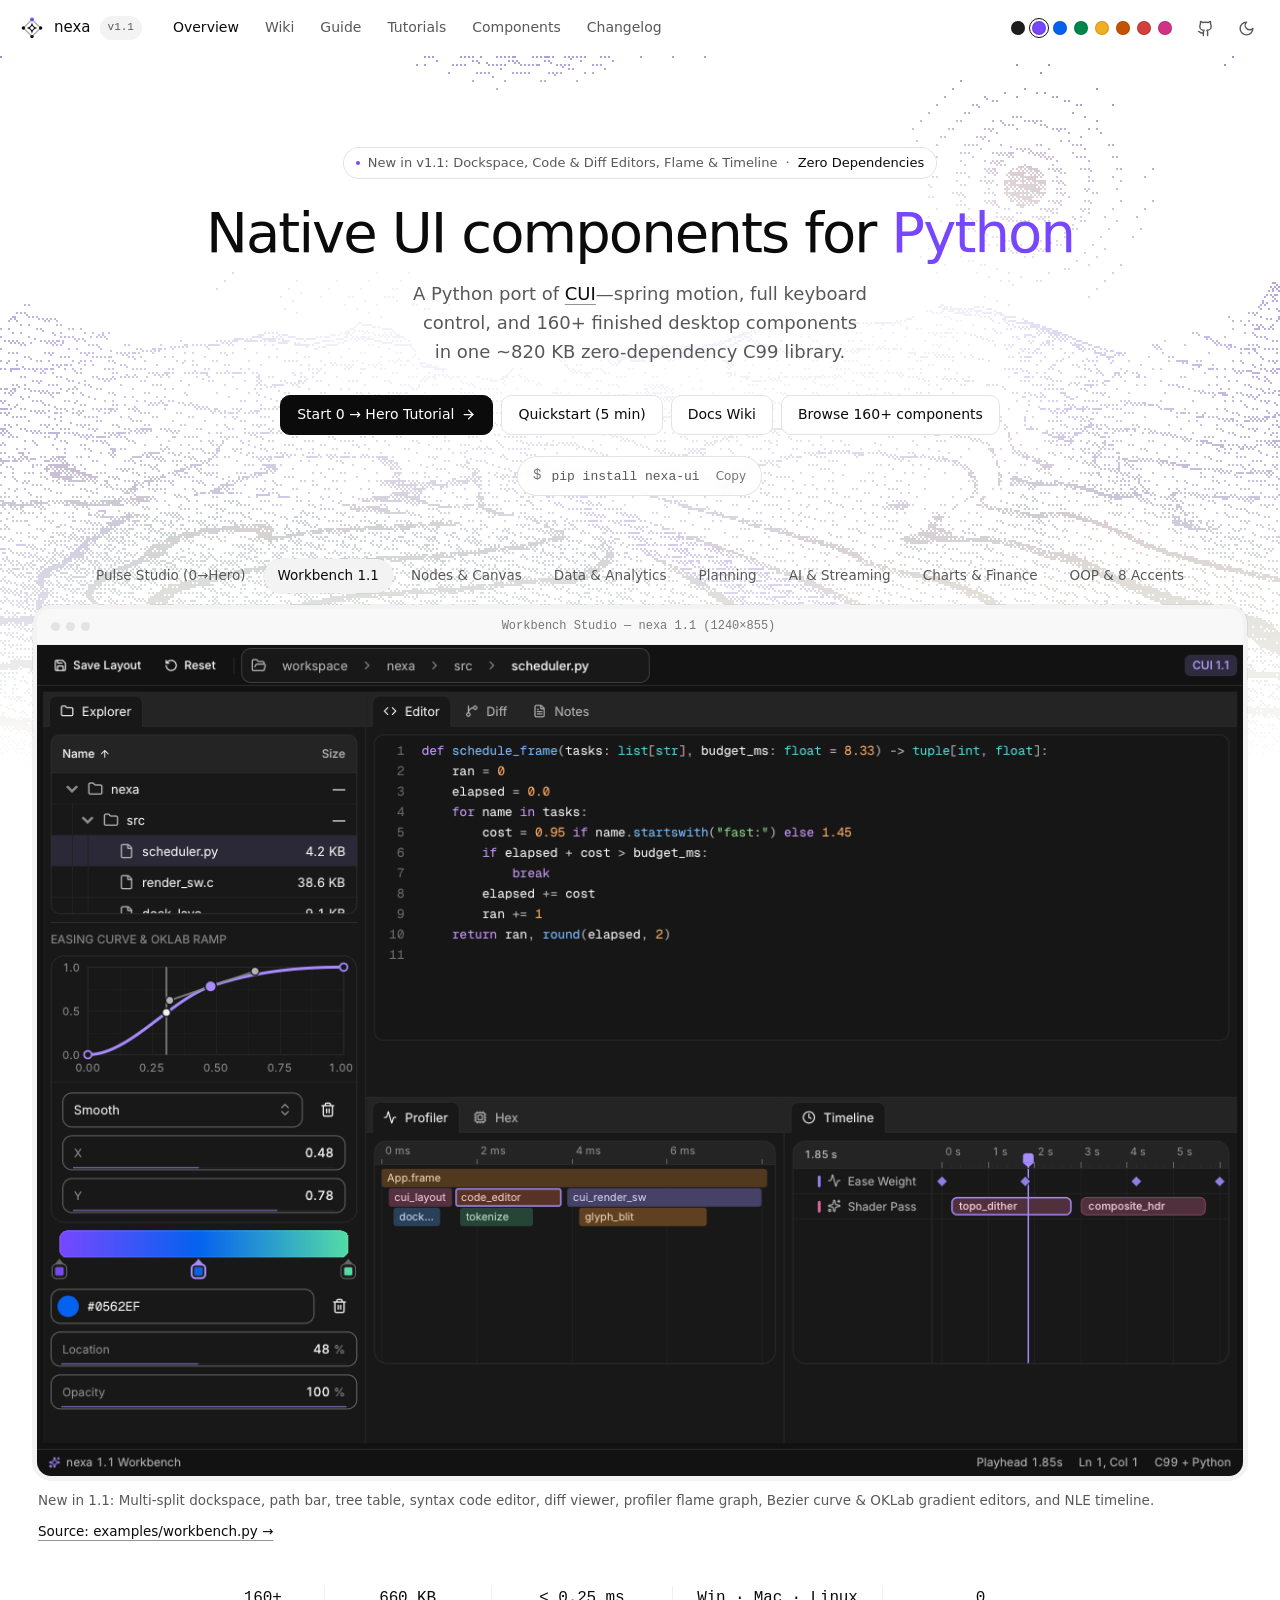
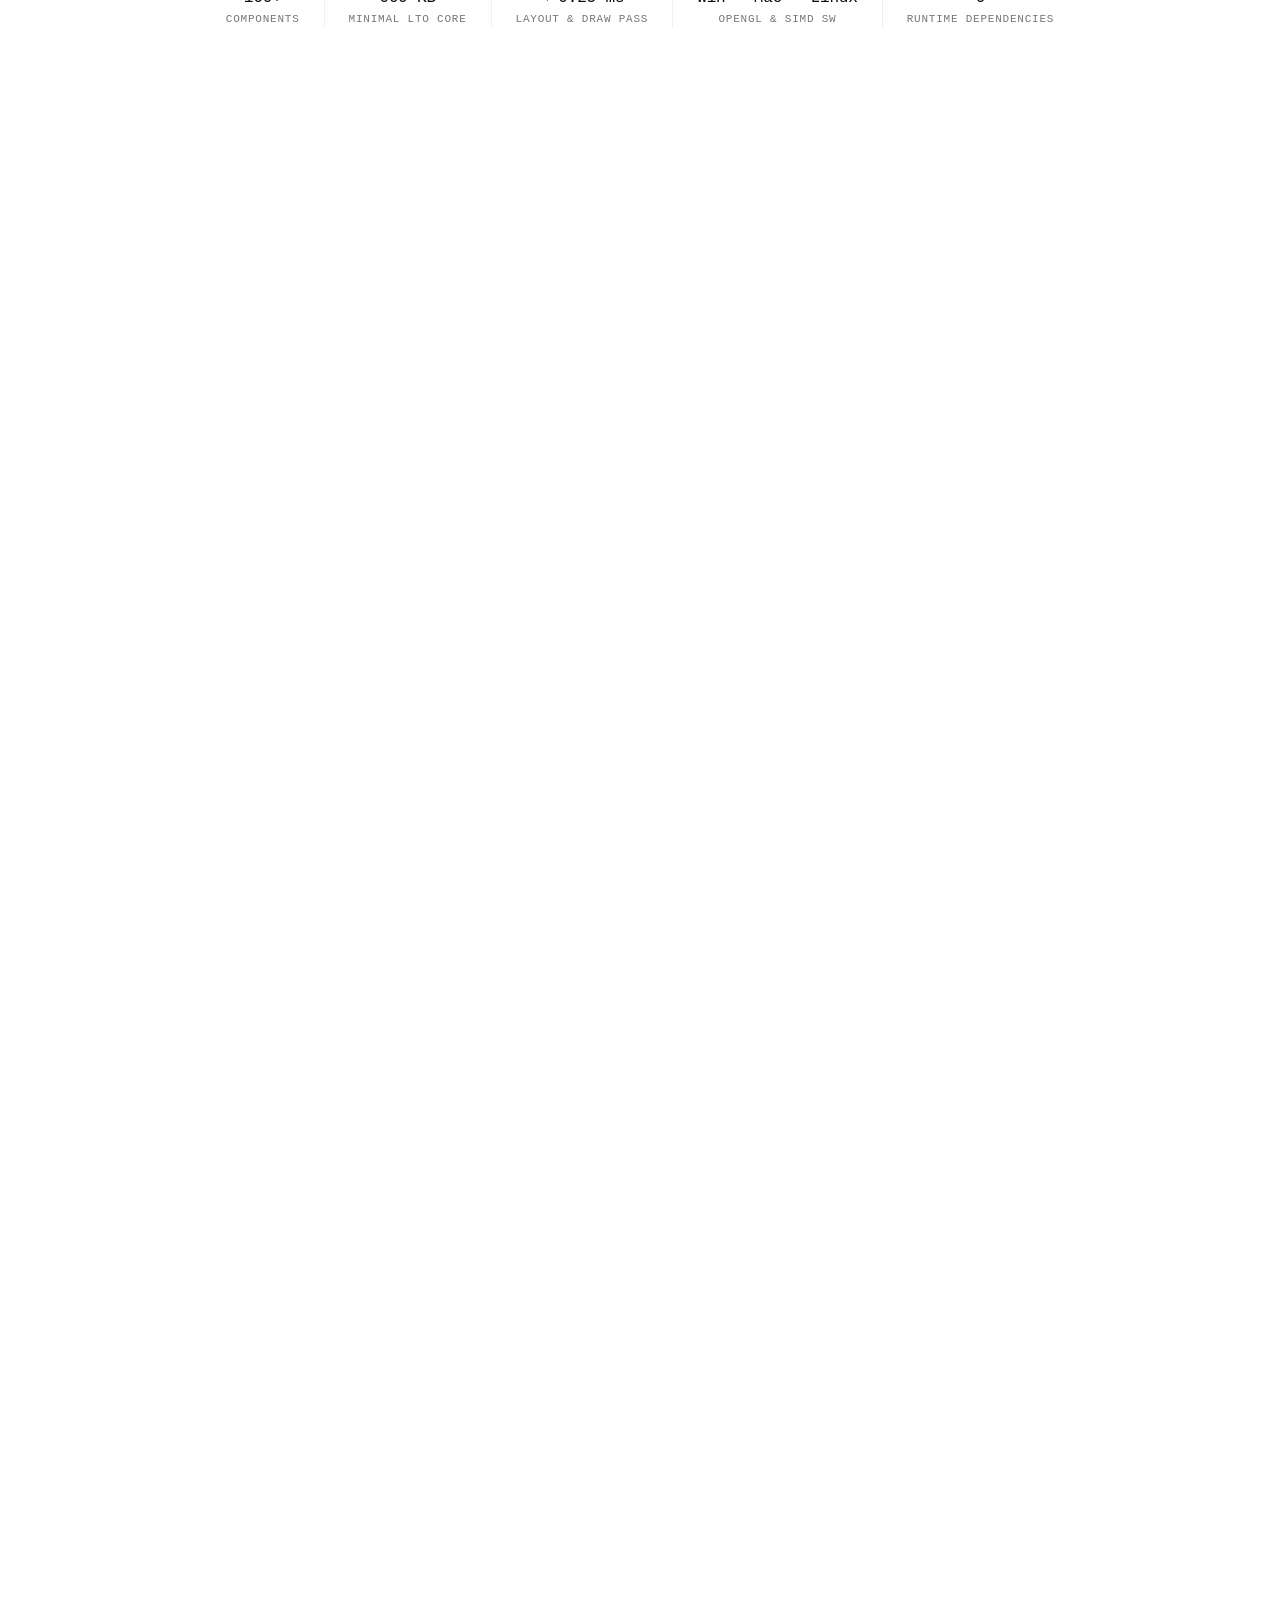
<file: docs/index.html>
<!DOCTYPE html>
<html lang="en" data-theme="light">
<head>
  <meta charset="UTF-8" />
  <meta name="viewport" content="width=device-width, initial-scale=1.0" />
  <title>nexa — Native UI Components for Python</title>
  <meta name="description" content="Zero-dependency, C99-backed immediate-mode UI framework for Python. 160+ components, multi-split docking, code &amp; diff editors, Functional &amp; OOP paradigms, OKLCH design system, asyncio &amp; threading." />
  <link rel="icon" type="image/svg+xml" href="assets/favicon.svg?v=1.2.0" />
  <link rel="stylesheet" href="assets/styles.css?v=1.2.0" />
  <script>
    try {
      const saved = localStorage.getItem("nexa_theme");
      const dark = saved ? saved === "dark" : matchMedia("(prefers-color-scheme: dark)").matches;
      document.documentElement.dataset.theme = dark ? "dark" : "light";
    } catch (e) {}
  </script>
</head>
<body>
  <!-- Sticky Top Bar -->
  <header class="topbar">
    <div class="topbar-inner">
      <a class="brand" href="index.html">
        <svg class="brand-mark-svg" viewBox="0 0 24 24" fill="none" aria-hidden="true" focusable="false">
          <path d="M12 3.4 L20.6 12 L12 20.6 L3.4 12 Z" stroke="currentColor" stroke-opacity="0.34" stroke-width="1.35" stroke-linejoin="round"/>
          <path fill-rule="evenodd" clip-rule="evenodd"
                d="M12 5.2 C12 9.4 14.6 12 18.8 12 C14.6 12 12 14.6 12 18.8 C12 14.6 9.4 12 5.2 12 C9.4 12 12 9.4 12 5.2 Z M12 9.8 L14.2 12 L12 14.2 L9.8 12 Z"
                fill="currentColor"/>
          <circle cx="12" cy="3.4" r="1.9" fill="var(--accent)"/>
          <circle cx="20.6" cy="12" r="1.7" fill="currentColor"/>
          <circle cx="12" cy="20.6" r="1.7" fill="currentColor"/>
          <circle cx="3.4" cy="12" r="1.7" fill="currentColor"/>
        </svg>
        <span>nexa</span>
        <span class="brand-badge">v1.1</span>
      </a>
      <nav class="nav-links" aria-label="Primary">
        <a class="nav-link active" href="index.html">Overview</a>
        <a class="nav-link" href="wiki.html">Wiki</a>
        <a class="nav-link" href="getting-started.html">Guide</a>
        <a class="nav-link" href="tutorials.html">Tutorials</a>
        <a class="nav-link" href="components.html">Components</a>
        <a class="nav-link" href="changelog.html">Changelog</a>
      </nav>
      <div class="topbar-right">
        <div class="accent-strip" id="header-accent-strip" title="Switch live OKLCH accent"></div>
        <a class="icon-btn" href="https://github.com/x017/nexa" target="_blank" rel="noopener" aria-label="Source on GitHub" title="Source on GitHub">
          <svg viewBox="0 0 24 24" fill="none" stroke="currentColor" stroke-width="2" stroke-linecap="round" stroke-linejoin="round"><path d="M15 22v-4a4.8 4.8 0 0 0-1-3.5c3 0 6-2 6-5.5.08-1.25-.27-2.48-1-3.5.28-1.15.28-2.35 0-3.5 0 0-1 0-3 1.5-2.64-.5-5.36-.5-8 0C6 2 5 2 5 2c-.3 1.15-.3 2.35 0 3.5A5.403 5.403 0 0 0 4 9c0 3.5 3 5.5 6 5.5-.39.49-.68 1.05-.85 1.65-.17.6-.22 1.23-.15 1.85v4"/><path d="M9 18c-4.51 2-5-2-7-2"/></svg>
        </a>
        <button class="icon-btn" id="theme-toggle-btn" type="button" aria-label="Switch theme"></button>
      </div>
    </div>
  </header>

  <div class="home-shell">
    <!-- Procedural 3D Topographic Woodcut Backdrop -->
    <div class="home-art" id="home-hero-art"></div>

    <main class="page-home">
      <!-- Centered Hero -->
      <section class="hero">
        <a class="hero-badge" href="changelog.html">
          <span class="dot"></span>
          <span>New in v1.1: Dockspace, Code &amp; Diff Editors, Flame &amp; Timeline</span> · <strong>Zero Dependencies</strong>
        </a>
        <h1>
          Native UI components for <span class="accent-word">Python</span>
        </h1>
        <p class="hero-sub">
          A Python port of <a class="text-link" href="https://github.com/yappologistic/CUI" target="_blank" rel="noopener">CUI</a>—spring motion, full keyboard control, and 160+ finished desktop components in one ~820 KB zero-dependency C99 library.
        </p>

        <div class="hero-actions">
          <a class="btn btn-primary" href="zero-to-hero.html">
            Start 0 → Hero Tutorial
            <svg viewBox="0 0 24 24" fill="none" stroke="currentColor" stroke-width="2" stroke-linecap="round" stroke-linejoin="round"><path d="M5 12h14"/><path d="m12 5 7 7-7 7"/></svg>
          </a>
          <a class="btn" href="getting-started.html">Quickstart (5 min)</a>
          <a class="btn" href="wiki.html">Docs Wiki</a>
          <a class="btn" href="components.html">Browse 160+ components</a>
        </div>

        <div class="hero-cmd">
          <span class="cmd-prompt">$</span>
          <code>pip install nexa-ui</code>
          <button class="copy-mini" type="button" data-copy-text="pip install nexa-ui">Copy</button>
        </div>
      </section>

      <!-- Showcase Window Stage -->
      <section class="home-show" id="showcase" aria-label="Application showcase">
        <div class="showcase-tabs" id="showcase-tabs"></div>
        <div class="window-frame">
          <div class="window-bar">
            <div class="window-dots"><i></i><i></i><i></i></div>
            <span id="showcase-win-title">Workbench Studio — nexa 1.1 (1240×855)</span>
            <span style="width: 42px;"></span>
          </div>
          <img id="showcase-img" src="assets/screenshots/workbench.png" width="1240" height="855" decoding="async" fetchpriority="high" alt="nexa 1.1 Workbench Studio screenshot" />
        </div>
        <div class="showcase-caption">
          <span id="showcase-caption-text"></span>
          <a class="text-link" id="showcase-source-link" href="https://github.com/x017/nexa/blob/main/examples/workbench.py" target="_blank" rel="noopener">Source: examples/workbench.py →</a>
        </div>
      </section>

      <!-- Monospace Metrics Strip -->
      <ul class="home-strip" aria-label="At a glance">
        <li><span class="strip-v">160+</span><span class="strip-k">components</span></li>
        <li><span class="strip-v">660 KB</span><span class="strip-k">minimal LTO core</span></li>
        <li><span class="strip-v">&lt; 0.25 ms</span><span class="strip-k">layout &amp; draw pass</span></li>
        <li><span class="strip-v">Win · Mac · Linux</span><span class="strip-k">OpenGL &amp; SIMD SW</span></li>
        <li><span class="strip-v">0</span><span class="strip-k">runtime dependencies</span></li>
      </ul>

      <!-- 01: Everything a desktop app needs -->
      <section class="home-feature">
        <div class="feature-head">
          <span class="feature-num">01</span>
          <h2>Everything a desktop app needs</h2>
          <p>
            Not a box of primitives: 160+ cohesive components across 20 domains—multi-split docking workspaces, code &amp; diff editors, tree tables, flame profilers, timelines, charts, and AI streams—ready out of the box.
          </p>
          <a class="text-link" href="components.html">Explore all 160+ components →</a>
        </div>

        <div class="bento-grid">
          <a class="bento-card" href="components.html">
            <h3><span>Dockspace &amp; IDE Chrome</span> <span class="bento-tag">New in 1.1</span></h3>
            <p>Interactive drag-to-dock split panes, serializable layouts, menu bars, toolbars, editable path bars &amp; dirty document tabs.</p>
          </a>
          <a class="bento-card" href="components.html">
            <h3><span>Code, Diff &amp; Markdown</span> <span class="bento-tag">New in 1.1</span></h3>
            <p>Multi-line syntax code editor with undo &amp; find, split/inline Myers diff viewer with word highlights, and CommonMark + GFM.</p>
          </a>
          <a class="bento-card" href="components.html">
            <h3><span>Studio, Hex &amp; Timeline</span> <span class="bento-tag">New in 1.1</span></h3>
            <p>Profiler flame graphs, binary hex editor, Bezier curve &amp; OKLab gradient editors, NLE clip timelines &amp; node graphs.</p>
          </a>
          <a class="bento-card" href="components.html">
            <h3><span>Data Grids &amp; Tree Tables</span> <span class="bento-tag">1M+ rows</span></h3>
            <p>Virtualized hierarchical tree tables, priority-responsive editable data grids, filter bars, KPIs, treemaps &amp; Sankey diagrams.</p>
          </a>
          <a class="bento-card" href="components.html">
            <h3><span>16 Native Chart Types</span> <span class="bento-tag">Charts</span></h3>
            <p>Smooth cubic area/line charts, stacked bars, scatter plots, donuts, radar charts, funnels, activity rings &amp; sparklines.</p>
          </a>
          <a class="bento-card" href="concurrency-and-async.html">
            <h3><span>AI, Asyncio &amp; Threading</span> <span class="bento-tag">GIL-Free</span></h3>
            <p>Streaming chat &amp; voice orb paired with <code>BackgroundRunner</code>, <code>AsyncBridge</code>, <code>Channel[T]</code>, <code>LogBuffer</code> &amp; <code>app.wake()</code>.</p>
          </a>
        </div>
      </section>

      <!-- 02: Your interface is plain Python -->
      <section class="home-feature">
        <div class="feature-head">
          <span class="feature-num">02</span>
          <h2>Your interface is plain Python</h2>
          <p>
            Every widget is a function or <code>with</code> scope that draws itself and returns plain Python values. Start with a 20-line functional closure, pass explicit procedural state, or scale into isolated <code>Component</code>, <code>View</code>, and <code>Router</code> classes.
          </p>
          <a class="text-link" id="paradigm-guide-link" href="tutorial-functional.html">Read Functional Tutorial →</a>
        </div>

        <div class="paradigm-box">
          <div class="paradigm-selector" id="paradigm-selector">
            <button class="paradigm-card active" type="button" data-paradigm="functional">
              <h3><span>Functional Closure</span> <span class="bento-tag">ui.run</span></h3>
              <p>Zero boilerplate. Close over local variables and ship a complete desktop tool in 20 lines of Python.</p>
            </button>
            <button class="paradigm-card" type="button" data-paradigm="procedural">
              <h3><span>Procedural Context</span> <span class="bento-tag">ctx: ui.UI</span></h3>
              <p>Explicit <code>while app.frame():</code> loop with plain helper functions—ideal for multi-window &amp; headless CI tests.</p>
            </button>
            <button class="paradigm-card" type="button" data-paradigm="oop">
              <h3><span>Object-Oriented</span> <span class="bento-tag">Component</span></h3>
              <p>Subclass <code>Application</code>, <code>Component</code>, and <code>View</code> with automatic ID-collision isolation and route stacks.</p>
            </button>
          </div>

          <div class="code-panel">
            <div class="code-header">
              <span id="paradigm-filename">hello_functional.py</span>
              <button class="copy-mini" data-copy-code="1" type="button">Copy</button>
            </div>
            <pre><code id="paradigm-code"></code></pre>
          </div>
        </div>
      </section>

      <!-- 03: Make it yours (8 OKLCH Accents) -->
      <section class="home-feature">
        <div class="feature-head">
          <span class="feature-num">03</span>
          <h2>Make it yours</h2>
          <p>
            Light and dark themes, eight calibrated perceptual OKLCH accents, and 34 semantic tokens your own custom canvas drawing follows automatically. Click any swatch to recolor this page live.
          </p>
          <a class="text-link" href="theming-and-styling.html">Theming &amp; custom brand tokens →</a>
        </div>

        <div class="accents-grid" id="accents-interactive-grid"></div>

        <div class="code-panel" style="margin-top: 18px;">
          <div class="code-header">
            <span>Selected Python configuration</span>
            <a class="text-link" href="theming-and-styling.html" style="font-family: var(--font);">All 34 theme tokens →</a>
          </div>
          <pre><code id="active-accent-code">accent=ui.Accent.VIOLET  # #a78bff (dark mode)</code></pre>
        </div>
      </section>

      <!-- 04: Small, fast and headless-testable -->
      <section class="home-feature">
        <div class="feature-head">
          <span class="feature-num">04</span>
          <h2>Small, fast and careful</h2>
          <p>
            Native Python desktop apps should open instantaneously, sleep at 0% CPU when idle, support optional BiDi &amp; Arabic shaping, and run identically inside headless Linux CI containers without Xvfb.
          </p>
          <a class="text-link" href="advanced-rendering-and-packaging.html">Custom GPU backends, --rtl &amp; LTO builds →</a>
        </div>

        <ul class="facts">
          <li>
            <h3>0% idle CPU</h3>
            <p>Releases the Python GIL while sleeping on OS window events and wakes only on input, springs, or <code>app.wake()</code>.</p>
          </li>
          <li>
            <h3>Sub-MB native core</h3>
            <p>Includes all 160+ C99 widgets, OpenGL 3.3 + SIMD software renderer, Inter, Geist Mono, and 168 Lucide icons.</p>
          </li>
          <li>
            <h3>Headless pytest ready</h3>
            <p>Pass <code>headless=True</code> or set <code>NEXA_HEADLESS=1</code> to drive synthetic inputs and capture pixel-exact PNGs in CI.</p>
          </li>
          <li>
            <h3>BiDi &amp; BYO GPU</h3>
            <p>Enable UAX #9 BiDi &amp; Arabic OpenType shaping via <code>--rtl</code>, or feed <code>DrawData</code> into Vulkan, Metal, or DX12.</p>
          </li>
        </ul>

        <div class="size-bars">
          <div>
            <div class="size-row-top">
              <span>Default Full Build (160+ Widgets + OpenGL 3.3 + SIMD SW + 4 Embedded Fonts)</span>
              <code>820.4 KB</code>
            </div>
            <div class="size-track"><div class="size-fill" style="width: 100%;"></div></div>
          </div>
          <div>
            <div class="size-row-top">
              <span>Minimal + Software Renderer (LTO, Custom Runtime Fonts)</span>
              <code>671.8 KB</code>
            </div>
            <div class="size-track"><div class="size-fill" style="width: 81.9%;"></div></div>
          </div>
          <div>
            <div class="size-row-top">
              <span>Ultra-Minimal Core Only (LTO, Bring-Your-Own GPU Backend)</span>
              <code>659.7 KB</code>
            </div>
            <div class="size-track"><div class="size-fill" style="width: 80.4%;"></div></div>
          </div>
        </div>
      </section>

      <!-- 05: Complete Step-by-Step Tutorials & Reference (All 7 Chapters) -->
      <section class="home-feature" id="tutorials">
        <div class="feature-head">
          <span class="feature-num">05</span>
          <h2>Step-by-step tutorials</h2>
          <p>
            Seven hands-on chapters—every snippet tested in CI—take you from your first window to complete Functional/Procedural and Object-Oriented desktop apps, async worker streams, and standalone binaries.
          </p>
          <a class="text-link" href="tutorials.html">Open Tutorials Hub →</a>
        </div>

        <ul class="guide-cards">
          <li class="guide-card-featured-wrap" style="grid-column: 1 / -1;">
            <a class="guide-card guide-card-featured" href="zero-to-hero.html">
              <span class="gc-num">00 · COMPLETE 0 → HERO MASTERCLASS (11 MODULES · 11 RUNNABLE APPS)</span>
              <span class="gc-title">Zero to Hero: The Complete nexa Full Tutorial</span>
              <span class="gc-text">Go from installing nexa and opening a 15-line native window all the way to architecting, testing, and freezing Pulse Studio—covering Flexbox/Grid layouts, every form &amp; picker, chrome, 50k virtualized grids, code &amp; diff editors, studio canvases, OOP Router/Store, OKLCH theming, and streaming worker pools.</span>
              <span class="gc-go">Start the full 0 → Hero course →</span>
            </a>
          </li>
          <li>
            <a class="guide-card" href="getting-started.html">
              <span class="gc-num">01 · START HERE</span>
              <span class="gc-title">Getting started</span>
              <span class="gc-text">Install nexa, open your first native window, and master value-returning widgets &amp; ID scopes.</span>
              <span class="gc-go">Start tutorial →</span>
            </a>
          </li>
          <li>
            <a class="guide-card" href="tutorial-functional.html">
              <span class="gc-num">02 · TUTORIAL</span>
              <span class="gc-title">Functional &amp; Procedural</span>
              <span class="gc-text">Build closures with ui.run(draw), flexbox shells, overlays, and a full Personal Budget Tracker.</span>
              <span class="gc-go">Start tutorial →</span>
            </a>
          </li>
          <li>
            <a class="guide-card" href="tutorial-oop.html">
              <span class="gc-num">03 · TUTORIAL</span>
              <span class="gc-title">Object-Oriented (OOP)</span>
              <span class="gc-text">Structure multi-screen apps with Application, Component, View, Router, Store &amp; an Incident Console.</span>
              <span class="gc-go">Start tutorial →</span>
            </a>
          </li>
          <li>
            <a class="guide-card" href="theming-and-styling.html">
              <span class="gc-num">04 · TUTORIAL</span>
              <span class="gc-title">Theming, Accents &amp; Icons</span>
              <span class="gc-text">Light &amp; dark mode, all 8 OKLCH accents, 34 theme tokens, custom .ttf fonts, and 168 Lucide icons.</span>
              <span class="gc-go">Start tutorial →</span>
            </a>
          </li>
          <li>
            <a class="guide-card" href="concurrency-and-async.html">
              <span class="gc-num">05 · TUTORIAL</span>
              <span class="gc-title">Concurrency &amp; Asyncio</span>
              <span class="gc-text">Stream background tasks, threads, Channel[T], LogBuffer, and asyncio coroutines at 60fps.</span>
              <span class="gc-go">Start tutorial →</span>
            </a>
          </li>
          <li>
            <a class="guide-card" href="advanced-rendering-and-packaging.html">
              <span class="gc-num">06 · TUTORIAL</span>
              <span class="gc-title">Canvas, GPU &amp; Packaging</span>
              <span class="gc-text">Vector canvas, headless pytest PNG checks, custom GPU backends, --rtl shaping &amp; PyInstaller/Nuitka.</span>
              <span class="gc-go">Start tutorial →</span>
            </a>
          </li>
          <li>
            <a class="guide-card" href="components-reference.html">
              <span class="gc-num">07 · REFERENCE</span>
              <span class="gc-title">160+ Components Reference</span>
              <span class="gc-text">Complete Python signatures, result types, and scope rules across all 20 built-in widget domains.</span>
              <span class="gc-go">Browse API →</span>
            </a>
          </li>
        </ul>
      </section>

      <!-- Closing Procedural Topographic Basin CTA Band -->
      <section class="home-cta" id="home-cta-band">
        <div class="home-cta-body">
          <h2>Start with one window</h2>
          <p>Install nexa, open a native window, and draw your first Python components in a few minutes.</p>
          <div class="hero-actions">
            <a class="btn btn-primary" href="getting-started.html">
              Get started
              <svg viewBox="0 0 24 24" fill="none" stroke="currentColor" stroke-width="2" stroke-linecap="round" stroke-linejoin="round"><path d="M5 12h14"/><path d="m12 5 7 7-7 7"/></svg>
            </a>
            <a class="btn" href="wiki.html">Docs Wiki</a>
            <a class="btn" href="tutorials.html">Read Tutorials</a>
            <a class="btn" href="https://github.com/x017/nexa" target="_blank" rel="noopener">Source on GitHub</a>
          </div>
        </div>
      </section>
    </main>
  </div>

  <footer class="footer">
    <div class="footer-inner">
      <div>
        <strong>nexa v1.1</strong> · Python port of <a href="https://github.com/yappologistic/CUI" target="_blank" rel="noopener">CUI</a> · MIT License
      </div>
      <nav style="display: flex; flex-wrap: wrap; gap: 18px;">
        <a href="wiki.html">Wiki</a>
        <a href="getting-started.html">Getting Started</a>
        <a href="tutorials.html">Tutorials</a>
        <a href="tutorial-functional.html">Functional</a>
        <a href="tutorial-oop.html">OOP</a>
        <a href="components.html">Components</a>
        <a href="changelog.html">Changelog</a>
        <a href="https://github.com/x017/nexa/wiki" target="_blank" rel="noopener">GitHub Wiki</a>
        <a href="https://github.com/x017/nexa" target="_blank" rel="noopener">GitHub</a>
      </nav>
    </div>
  </footer>

  <script src="assets/dither.js?v=1.2.0" defer></script>
  <script src="assets/site.js?v=1.2.0" defer></script>
</body>
</html>
</file>
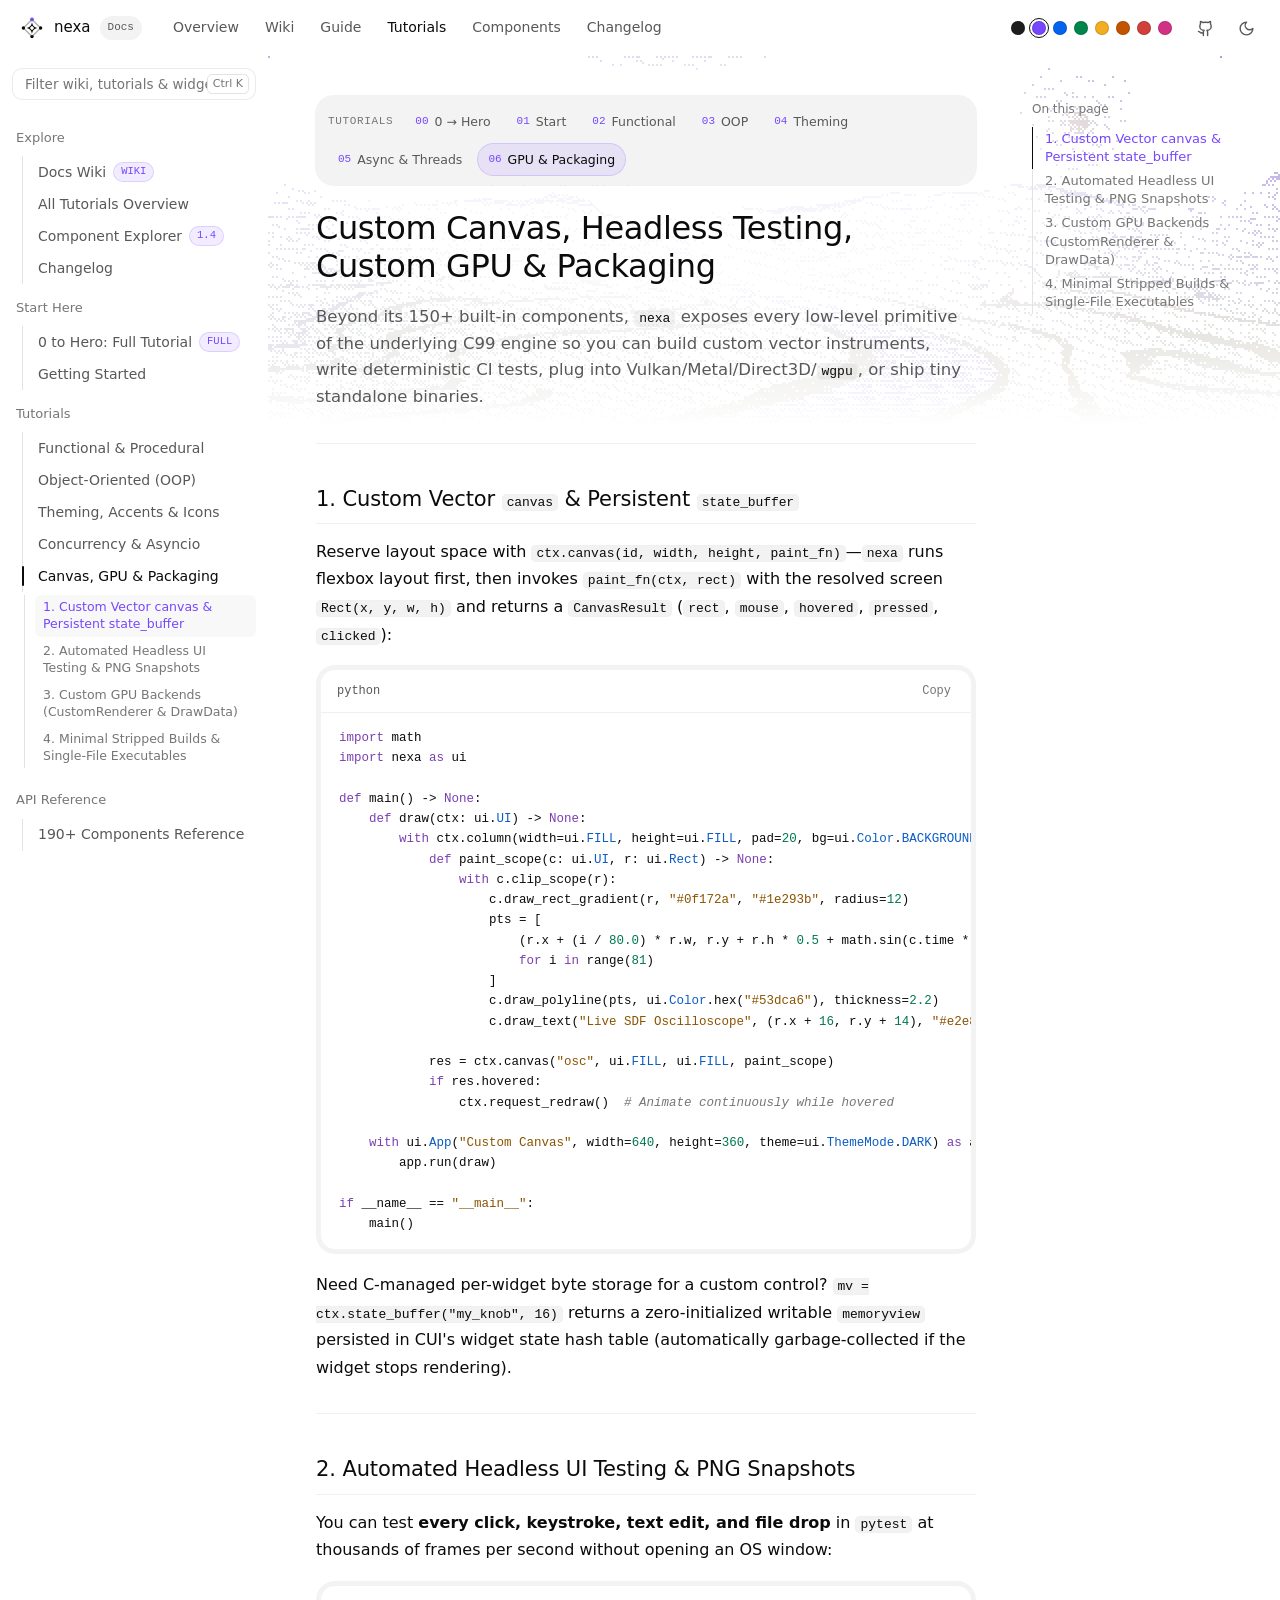
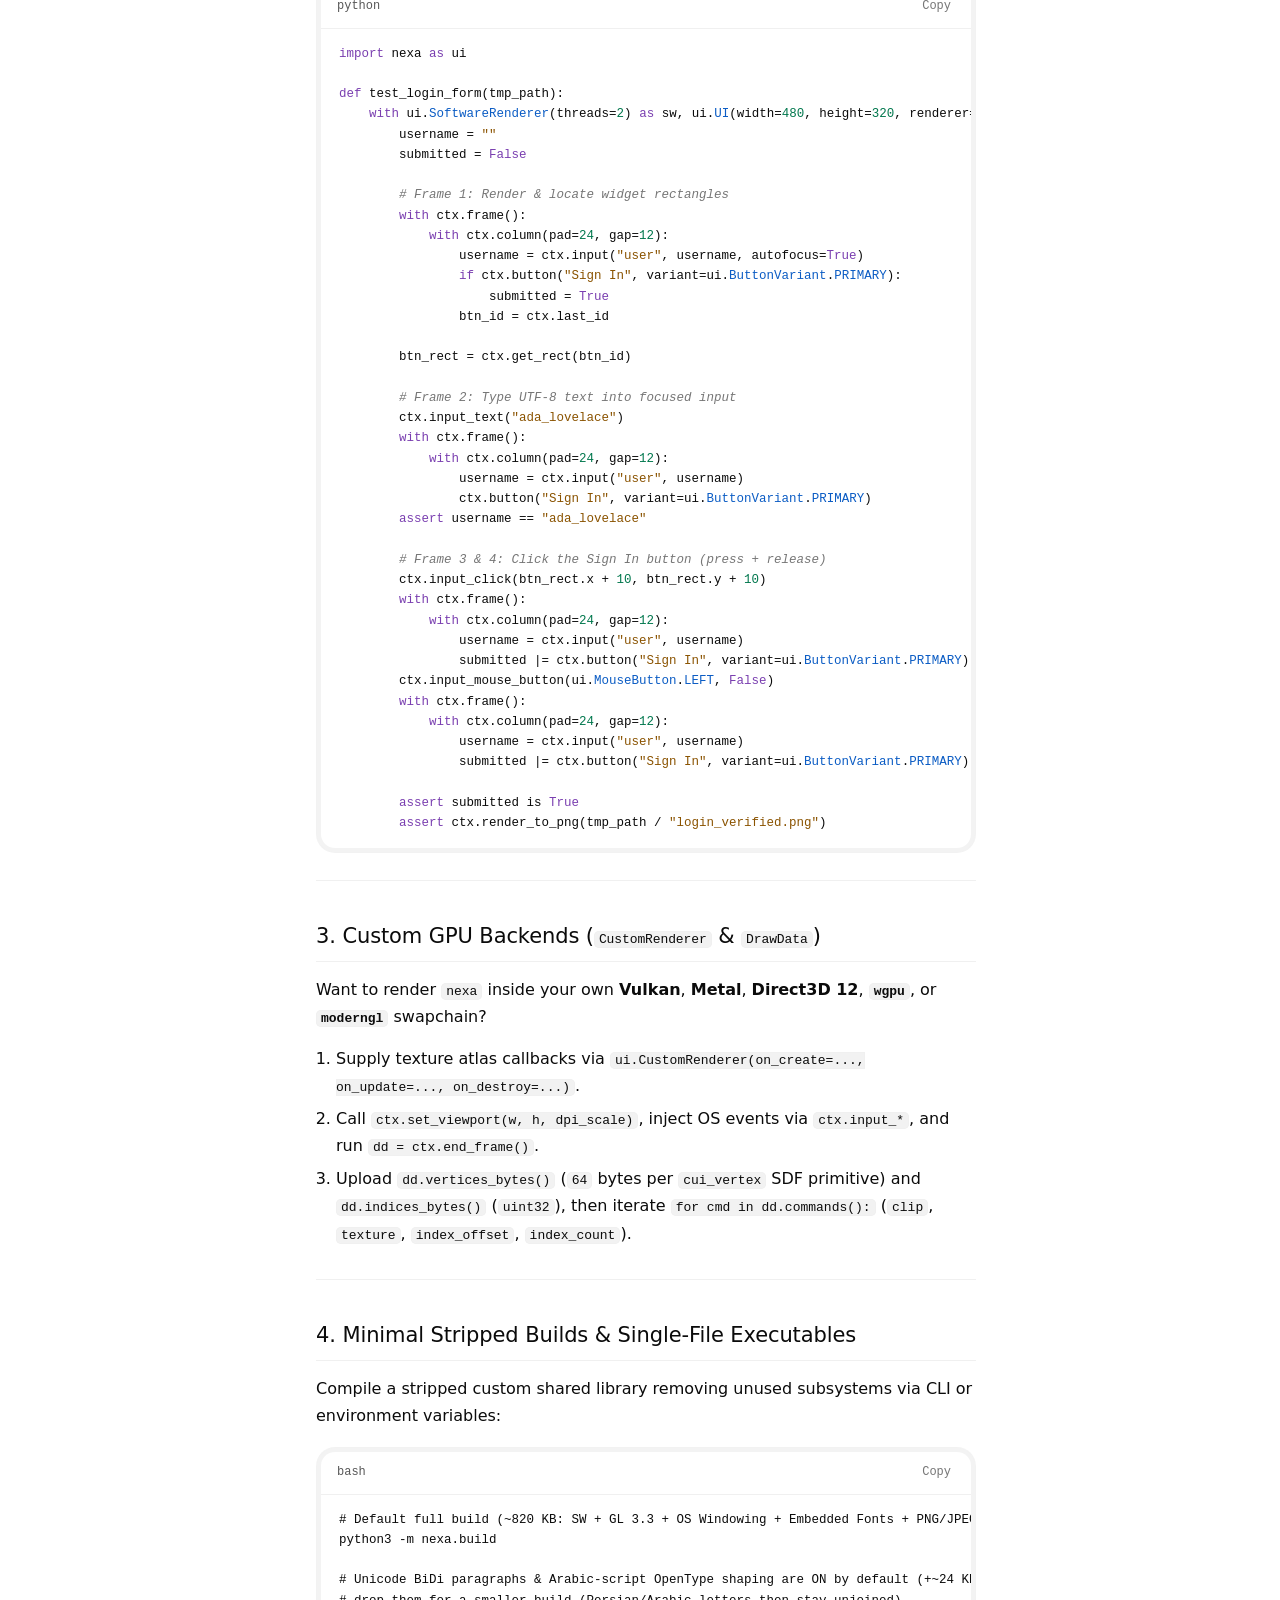
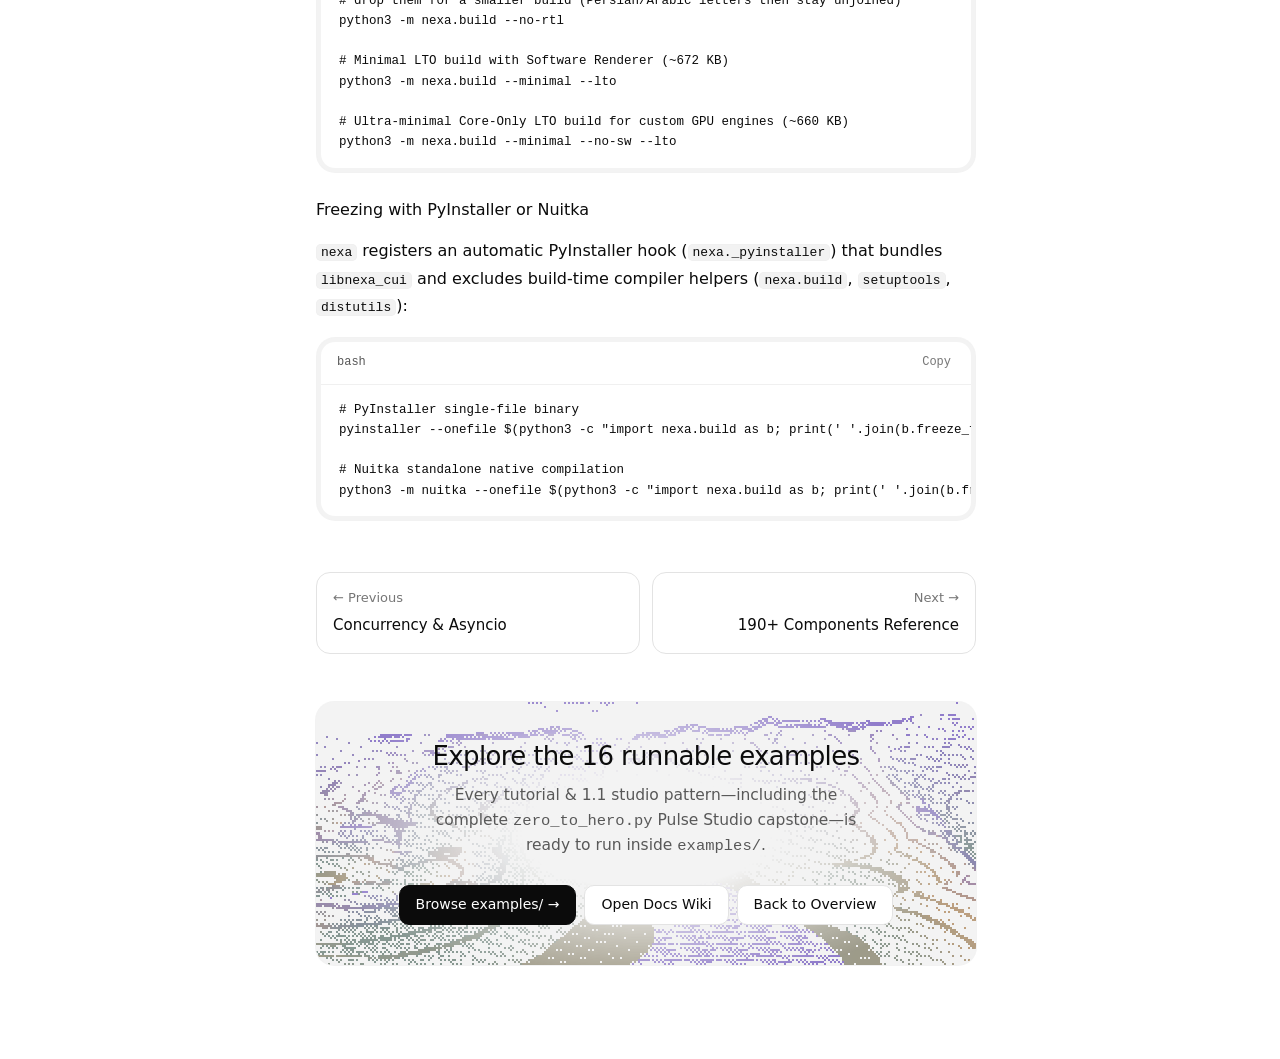
<file: docs/advanced-rendering-and-packaging.html>
<!DOCTYPE html>
<html lang="en" data-theme="light">
<head>
  <meta charset="UTF-8" />
  <meta name="viewport" content="width=device-width, initial-scale=1.0" />
  <title>Canvas, GPU &amp; Packaging — nexa Documentation</title>
  <meta name="description" content="Canvas, GPU &amp; Packaging — step-by-step guide and runnable Python examples for nexa (nexa-ui)." />
  <link rel="icon" type="image/svg+xml" href="assets/favicon.svg?v=1.2.0" />
  <link rel="stylesheet" href="assets/styles.css?v=1.2.0" />
  <script>
    try {
      const saved = localStorage.getItem("nexa_theme");
      const dark = saved ? saved === "dark" : matchMedia("(prefers-color-scheme: dark)").matches;
      document.documentElement.dataset.theme = dark ? "dark" : "light";
    } catch (e) {}
  </script>
</head>
<body class="guide-mode">
  <!-- Sticky Top Bar with Reading Progress Hairline -->
  <header class="topbar">
    <div class="topbar-inner">
      <a class="brand" href="index.html">
        <svg class="brand-mark-svg" viewBox="0 0 24 24" fill="none" aria-hidden="true" focusable="false">
          <path d="M12 3.4 L20.6 12 L12 20.6 L3.4 12 Z" stroke="currentColor" stroke-opacity="0.34" stroke-width="1.35" stroke-linejoin="round"/>
          <path fill-rule="evenodd" clip-rule="evenodd"
                d="M12 5.2 C12 9.4 14.6 12 18.8 12 C14.6 12 12 14.6 12 18.8 C12 14.6 9.4 12 5.2 12 C9.4 12 12 9.4 12 5.2 Z M12 9.8 L14.2 12 L12 14.2 L9.8 12 Z"
                fill="currentColor"/>
          <circle cx="12" cy="3.4" r="1.9" fill="var(--accent)"/>
          <circle cx="20.6" cy="12" r="1.7" fill="currentColor"/>
          <circle cx="12" cy="20.6" r="1.7" fill="currentColor"/>
          <circle cx="3.4" cy="12" r="1.7" fill="currentColor"/>
        </svg>
        <span>nexa</span>
        <span class="brand-badge">Docs</span>
      </a>
      <nav class="nav-links" aria-label="Primary">
        <a class="nav-link" href="index.html">Overview</a>
        <a class="nav-link" data-nav="wiki" href="wiki.html">Wiki</a>
        <a class="nav-link" data-nav="guide" href="getting-started.html">Guide</a>
        <a class="nav-link active" data-nav="tutorials" href="tutorials.html">Tutorials</a>
        <a class="nav-link" data-nav="components" href="components.html">Components</a>
        <a class="nav-link" data-nav="changelog" href="changelog.html">Changelog</a>
      </nav>
      <div class="topbar-right">
        <div class="accent-strip" id="header-accent-strip" title="Switch live OKLCH accent"></div>
        <a class="icon-btn" href="https://github.com/x017/nexa" target="_blank" rel="noopener" aria-label="Source on GitHub" title="Source on GitHub">
          <svg viewBox="0 0 24 24" fill="none" stroke="currentColor" stroke-width="2" stroke-linecap="round" stroke-linejoin="round"><path d="M15 22v-4a4.8 4.8 0 0 0-1-3.5c3 0 6-2 6-5.5.08-1.25-.27-2.48-1-3.5.28-1.15.28-2.35 0-3.5 0 0-1 0-3 1.5-2.64-.5-5.36-.5-8 0C6 2 5 2 5 2c-.3 1.15-.3 2.35 0 3.5A5.403 5.403 0 0 0 4 9c0 3.5 3 5.5 6 5.5-.39.49-.68 1.05-.85 1.65-.17.6-.22 1.23-.15 1.85v4"/><path d="M9 18c-4.51 2-5-2-7-2"/></svg>
        </a>
        <button class="icon-btn" id="theme-toggle-btn" type="button" aria-label="Switch theme"></button>
      </div>
    </div>
    <div class="read-progress" id="read-progress"></div>
  </header>

  <!-- Documentation Layout Shell -->
  <div class="docs-shell">
    <!-- Left Chapter Navigation + Instant Filter -->
    <aside class="docs-sidebar" aria-label="Documentation chapters">
      <div class="search-box">
        <input id="docs-search-input" type="search" placeholder="Filter wiki, tutorials &amp; widgets…" autocomplete="off" />
        <span class="search-kbd">Ctrl K</span>
      </div>
      <div class="search-results" id="docs-search-results"></div>
      <nav id="docs-sidebar-nav"><div class="sidebar-group-title">Explore</div><a class="sidebar-link" href="wiki.html">Docs Wiki <span class="badge-new">WIKI</span></a><a class="sidebar-link" href="tutorials.html">All Tutorials Overview</a><a class="sidebar-link" href="components.html">Component Explorer <span class="badge-new">1.4</span></a><a class="sidebar-link" href="changelog.html">Changelog</a><div class="sidebar-group-title">Start Here</div><a class="sidebar-link" href="zero-to-hero.html">0 to Hero: Full Tutorial <span class="badge-new">FULL</span></a><a class="sidebar-link" href="getting-started.html">Getting Started</a><div class="sidebar-group-title">Tutorials</div><a class="sidebar-link" href="tutorial-functional.html">Functional &amp; Procedural</a><a class="sidebar-link" href="tutorial-oop.html">Object-Oriented (OOP)</a><a class="sidebar-link" href="theming-and-styling.html">Theming, Accents &amp; Icons</a><a class="sidebar-link" href="concurrency-and-async.html">Concurrency &amp; Asyncio</a><a class="sidebar-link active" href="advanced-rendering-and-packaging.html">Canvas, GPU &amp; Packaging</a><div class="sidebar-sublinks"><a class="sidebar-sublink" href="#1-custom-vector-canvas-persistent-state-buffer" data-anchor="1-custom-vector-canvas-persistent-state-buffer">1. Custom Vector canvas &amp; Persistent state_buffer</a><a class="sidebar-sublink" href="#2-automated-headless-ui-testing-png-snapshots" data-anchor="2-automated-headless-ui-testing-png-snapshots">2. Automated Headless UI Testing &amp; PNG Snapshots</a><a class="sidebar-sublink" href="#3-custom-gpu-backends-customrenderer-drawdata" data-anchor="3-custom-gpu-backends-customrenderer-drawdata">3. Custom GPU Backends (CustomRenderer &amp; DrawData)</a><a class="sidebar-sublink" href="#4-minimal-stripped-builds-single-file-executables" data-anchor="4-minimal-stripped-builds-single-file-executables">4. Minimal Stripped Builds &amp; Single-File Executables</a></div><div class="sidebar-group-title">API Reference</div><a class="sidebar-link" href="components-reference.html">190+ Components Reference</a></nav>
    </aside>

    <!-- Main Content Area with Procedural Topographic Backdrop -->
    <div class="docs-content-grid docs-main-wrap">
      <div class="docs-art" id="docs-hero-art"></div>

      <div class="docs-page-inner">
        <main class="docs-main">
          <article class="prose" id="docs-article">
<div class="tutorial-track" aria-label="Tutorial curriculum"><span class="tutorial-track-label">Tutorials</span><a class="track-step" href="zero-to-hero.html"><span class="track-step-num">00</span><span>0 → Hero</span></a><a class="track-step" href="getting-started.html"><span class="track-step-num">01</span><span>Start</span></a><a class="track-step" href="tutorial-functional.html"><span class="track-step-num">02</span><span>Functional</span></a><a class="track-step" href="tutorial-oop.html"><span class="track-step-num">03</span><span>OOP</span></a><a class="track-step" href="theming-and-styling.html"><span class="track-step-num">04</span><span>Theming</span></a><a class="track-step" href="concurrency-and-async.html"><span class="track-step-num">05</span><span>Async &amp; Threads</span></a><a class="track-step active" href="advanced-rendering-and-packaging.html"><span class="track-step-num">06</span><span>GPU &amp; Packaging</span></a></div><h1 id="custom-canvas-headless-testing-custom-gpu-packaging">Custom Canvas, Headless Testing, Custom GPU &amp; Packaging</h1>
<p>Beyond its 150+ built-in components, <code>nexa</code> exposes every low-level primitive of the underlying C99 engine so you can build custom vector instruments, write deterministic CI tests, plug into Vulkan/Metal/Direct3D/<code>wgpu</code>, or ship tiny standalone binaries.</p>
<hr />
<h2 id="1-custom-vector-canvas-persistent-state-buffer">1. Custom Vector <code>canvas</code> &amp; Persistent <code>state_buffer</code></h2>
<p>Reserve layout space with <code>ctx.canvas(id, width, height, paint_fn)</code>—<code>nexa</code> runs flexbox layout first, then invokes <code>paint_fn(ctx, rect)</code> with the resolved screen <code>Rect(x, y, w, h)</code> and returns a <code>CanvasResult</code> (<code>rect</code>, <code>mouse</code>, <code>hovered</code>, <code>pressed</code>, <code>clicked</code>):</p>
<div class="code-panel"><div class="code-header"><span>python</span><button class="copy-mini" data-copy-code="1" type="button">Copy</button></div><pre><code><span class="tok-kw">import</span> math
<span class="tok-kw">import</span> nexa <span class="tok-kw">as</span> ui

<span class="tok-kw">def</span> main() -&gt; <span class="tok-kw">None</span>:
    <span class="tok-kw">def</span> draw(ctx: ui.<span class="tok-cls">UI</span>) -&gt; <span class="tok-kw">None</span>:
        <span class="tok-kw">with</span> ctx.column(width=ui.<span class="tok-cls">FILL</span>, height=ui.<span class="tok-cls">FILL</span>, pad=<span class="tok-num">20</span>, bg=ui.<span class="tok-cls">Color</span>.<span class="tok-cls">BACKGROUND</span>):
            <span class="tok-kw">def</span> paint_scope(c: ui.<span class="tok-cls">UI</span>, r: ui.<span class="tok-cls">Rect</span>) -&gt; <span class="tok-kw">None</span>:
                <span class="tok-kw">with</span> c.clip_scope(r):
                    c.draw_rect_gradient(r, <span class="tok-str">&quot;#0f172a&quot;</span>, <span class="tok-str">&quot;#1e293b&quot;</span>, radius=<span class="tok-num">12</span>)
                    pts = [
                        (r.x + (i / <span class="tok-num">80.0</span>) * r.w, r.y + r.h * <span class="tok-num">0.5</span> + math.sin(c.time * <span class="tok-num">4.0</span> + i * <span class="tok-num">0.2</span>) * (r.h * <span class="tok-num">0.3</span>))
                        <span class="tok-kw">for</span> i <span class="tok-kw">in</span> range(<span class="tok-num">81</span>)
                    ]
                    c.draw_polyline(pts, ui.<span class="tok-cls">Color</span>.hex(<span class="tok-str">&quot;#53dca6&quot;</span>), thickness=<span class="tok-num">2.2</span>)
                    c.draw_text(<span class="tok-str">&quot;Live SDF Oscilloscope&quot;</span>, (r.x + <span class="tok-num">16</span>, r.y + <span class="tok-num">14</span>), <span class="tok-str">&quot;#e2e8f0&quot;</span>, size=<span class="tok-num">13</span>)

            res = ctx.canvas(<span class="tok-str">&quot;osc&quot;</span>, ui.<span class="tok-cls">FILL</span>, ui.<span class="tok-cls">FILL</span>, paint_scope)
            <span class="tok-kw">if</span> res.hovered:
                ctx.request_redraw()  <span class="tok-com"># Animate continuously while hovered</span>

    <span class="tok-kw">with</span> ui.<span class="tok-cls">App</span>(<span class="tok-str">&quot;Custom Canvas&quot;</span>, width=<span class="tok-num">640</span>, height=<span class="tok-num">360</span>, theme=ui.<span class="tok-cls">ThemeMode</span>.<span class="tok-cls">DARK</span>) <span class="tok-kw">as</span> app:
        app.run(draw)

<span class="tok-kw">if</span> __name__ == <span class="tok-str">&quot;__main__&quot;</span>:
    main()</code></pre></div>
<p>Need C-managed per-widget byte storage for a custom control? <code>mv = ctx.state_buffer(&quot;my_knob&quot;, 16)</code> returns a zero-initialized writable <code>memoryview</code> persisted in CUI&#x27;s widget state hash table (automatically garbage-collected if the widget stops rendering).</p>
<hr />
<h2 id="2-automated-headless-ui-testing-png-snapshots">2. Automated Headless UI Testing &amp; PNG Snapshots</h2>
<p>You can test <strong>every click, keystroke, text edit, and file drop</strong> in <code>pytest</code> at thousands of frames per second without opening an OS window:</p>
<div class="code-panel"><div class="code-header"><span>python</span><button class="copy-mini" data-copy-code="1" type="button">Copy</button></div><pre><code><span class="tok-kw">import</span> nexa <span class="tok-kw">as</span> ui

<span class="tok-kw">def</span> test_login_form(tmp_path):
    <span class="tok-kw">with</span> ui.<span class="tok-cls">SoftwareRenderer</span>(threads=<span class="tok-num">2</span>) <span class="tok-kw">as</span> sw, ui.<span class="tok-cls">UI</span>(width=<span class="tok-num">480</span>, height=<span class="tok-num">320</span>, renderer=sw) <span class="tok-kw">as</span> ctx:
        username = <span class="tok-str">&quot;&quot;</span>
        submitted = <span class="tok-kw">False</span>

        <span class="tok-com"># Frame 1: Render &amp; locate widget rectangles</span>
        <span class="tok-kw">with</span> ctx.frame():
            <span class="tok-kw">with</span> ctx.column(pad=<span class="tok-num">24</span>, gap=<span class="tok-num">12</span>):
                username = ctx.input(<span class="tok-str">&quot;user&quot;</span>, username, autofocus=<span class="tok-kw">True</span>)
                <span class="tok-kw">if</span> ctx.button(<span class="tok-str">&quot;Sign In&quot;</span>, variant=ui.<span class="tok-cls">ButtonVariant</span>.<span class="tok-cls">PRIMARY</span>):
                    submitted = <span class="tok-kw">True</span>
                btn_id = ctx.last_id

        btn_rect = ctx.get_rect(btn_id)

        <span class="tok-com"># Frame 2: Type UTF-8 text into focused input</span>
        ctx.input_text(<span class="tok-str">&quot;ada_lovelace&quot;</span>)
        <span class="tok-kw">with</span> ctx.frame():
            <span class="tok-kw">with</span> ctx.column(pad=<span class="tok-num">24</span>, gap=<span class="tok-num">12</span>):
                username = ctx.input(<span class="tok-str">&quot;user&quot;</span>, username)
                ctx.button(<span class="tok-str">&quot;Sign In&quot;</span>, variant=ui.<span class="tok-cls">ButtonVariant</span>.<span class="tok-cls">PRIMARY</span>)
        <span class="tok-kw">assert</span> username == <span class="tok-str">&quot;ada_lovelace&quot;</span>

        <span class="tok-com"># Frame 3 &amp; 4: Click the Sign In button (press + release)</span>
        ctx.input_click(btn_rect.x + <span class="tok-num">10</span>, btn_rect.y + <span class="tok-num">10</span>)
        <span class="tok-kw">with</span> ctx.frame():
            <span class="tok-kw">with</span> ctx.column(pad=<span class="tok-num">24</span>, gap=<span class="tok-num">12</span>):
                username = ctx.input(<span class="tok-str">&quot;user&quot;</span>, username)
                submitted |= ctx.button(<span class="tok-str">&quot;Sign In&quot;</span>, variant=ui.<span class="tok-cls">ButtonVariant</span>.<span class="tok-cls">PRIMARY</span>)
        ctx.input_mouse_button(ui.<span class="tok-cls">MouseButton</span>.<span class="tok-cls">LEFT</span>, <span class="tok-kw">False</span>)
        <span class="tok-kw">with</span> ctx.frame():
            <span class="tok-kw">with</span> ctx.column(pad=<span class="tok-num">24</span>, gap=<span class="tok-num">12</span>):
                username = ctx.input(<span class="tok-str">&quot;user&quot;</span>, username)
                submitted |= ctx.button(<span class="tok-str">&quot;Sign In&quot;</span>, variant=ui.<span class="tok-cls">ButtonVariant</span>.<span class="tok-cls">PRIMARY</span>)

        <span class="tok-kw">assert</span> submitted is <span class="tok-kw">True</span>
        <span class="tok-kw">assert</span> ctx.render_to_png(tmp_path / <span class="tok-str">&quot;login_verified.png&quot;</span>)</code></pre></div>
<hr />
<h2 id="3-custom-gpu-backends-customrenderer-drawdata">3. Custom GPU Backends (<code>CustomRenderer</code> &amp; <code>DrawData</code>)</h2>
<p>Want to render <code>nexa</code> inside your own <strong>Vulkan</strong>, <strong>Metal</strong>, <strong>Direct3D 12</strong>, <strong><code>wgpu</code></strong>, or <strong><code>moderngl</code></strong> swapchain?</p>
<ol><li>Supply texture atlas callbacks via <code>ui.CustomRenderer(on_create=..., on_update=..., on_destroy=...)</code>.</li><li>Call <code>ctx.set_viewport(w, h, dpi_scale)</code>, inject OS events via <code>ctx.input_*</code>, and run <code>dd = ctx.end_frame()</code>.</li><li>Upload <code>dd.vertices_bytes()</code> (<code>64</code> bytes per <code>cui_vertex</code> SDF primitive) and <code>dd.indices_bytes()</code> (<code>uint32</code>), then iterate <code>for cmd in dd.commands():</code> (<code>clip</code>, <code>texture</code>, <code>index_offset</code>, <code>index_count</code>).</li></ol>
<hr />
<h2 id="4-minimal-stripped-builds-single-file-executables">4. Minimal Stripped Builds &amp; Single-File Executables</h2>
<p>Compile a stripped custom shared library removing unused subsystems via CLI or environment variables:</p>
<div class="code-panel"><div class="code-header"><span>bash</span><button class="copy-mini" data-copy-code="1" type="button">Copy</button></div><pre><code># Default full build (~820 KB: SW + GL 3.3 + OS Windowing + Embedded Fonts + PNG/JPEG + 160+ widgets)
python3 -m nexa.build

# Unicode BiDi paragraphs &amp; Arabic-script OpenType shaping are ON by default (+~24 KB);
# drop them for a smaller build (Persian/Arabic letters then stay unjoined)
python3 -m nexa.build --no-rtl

# Minimal LTO build with Software Renderer (~672 KB)
python3 -m nexa.build --minimal --lto

# Ultra-minimal Core-Only LTO build for custom GPU engines (~660 KB)
python3 -m nexa.build --minimal --no-sw --lto</code></pre></div>
<h3 id="freezing-with-pyinstaller-or-nuitka">Freezing with PyInstaller or Nuitka</h3>
<p><code>nexa</code> registers an automatic PyInstaller hook (<code>nexa._pyinstaller</code>) that bundles <code>libnexa_cui</code> and excludes build-time compiler helpers (<code>nexa.build</code>, <code>setuptools</code>, <code>distutils</code>):</p>
<div class="code-panel"><div class="code-header"><span>bash</span><button class="copy-mini" data-copy-code="1" type="button">Copy</button></div><pre><code># PyInstaller single-file binary
pyinstaller --onefile $(python3 -c &quot;import nexa.build as b; print(&#x27; &#x27;.join(b.freeze_flags(&#x27;pyinstaller&#x27;)))&quot;) app.py

# Nuitka standalone native compilation
python3 -m nuitka --onefile $(python3 -c &quot;import nexa.build as b; print(&#x27; &#x27;.join(b.freeze_flags(&#x27;nuitka&#x27;)))&quot;) app.py</code></pre></div><div class="pager-nav"><a class="pager-card prev" href="concurrency-and-async.html"><span>← Previous</span><strong>Concurrency &amp; Asyncio</strong></a><a class="pager-card next" href="components-reference.html"><span>Next →</span><strong>190+ Components Reference</strong></a></div>
          </article>

          <!-- Subtle Closing Procedural Topographic Band -->
          <section class="home-cta compact" id="docs-cta-band">
            <div class="home-cta-body">
              <h2>Explore the 16 runnable examples</h2>
              <p>Every tutorial &amp; 1.1 studio pattern—including the complete <code>zero_to_hero.py</code> Pulse Studio capstone—is ready to run inside <code>examples/</code>.</p>
              <div class="hero-actions">
                <a class="btn btn-primary" href="https://github.com/x017/nexa/tree/main/examples" target="_blank" rel="noopener">Browse examples/ →</a>
                <a class="btn" href="wiki.html">Open Docs Wiki</a>
                <a class="btn" href="index.html">Back to Overview</a>
              </div>
            </div>
          </section>
        </main>

        <!-- Right Table of Contents -->
        <aside class="docs-toc" aria-label="On this page">
          <div class="toc-title">On this page</div>
          <nav id="docs-toc-links"><a class="toc-link" href="#1-custom-vector-canvas-persistent-state-buffer" data-anchor="1-custom-vector-canvas-persistent-state-buffer">1. Custom Vector canvas &amp; Persistent state_buffer</a><a class="toc-link" href="#2-automated-headless-ui-testing-png-snapshots" data-anchor="2-automated-headless-ui-testing-png-snapshots">2. Automated Headless UI Testing &amp; PNG Snapshots</a><a class="toc-link" href="#3-custom-gpu-backends-customrenderer-drawdata" data-anchor="3-custom-gpu-backends-customrenderer-drawdata">3. Custom GPU Backends (CustomRenderer &amp; DrawData)</a><a class="toc-link" href="#4-minimal-stripped-builds-single-file-executables" data-anchor="4-minimal-stripped-builds-single-file-executables">4. Minimal Stripped Builds &amp; Single-File Executables</a></nav>
        </aside>
      </div>
    </div>
  </div>

  <script src="assets/search-index.js?v=1.2.0" defer></script>
  <script src="assets/dither.js?v=1.2.0" defer></script>
  <script src="assets/site.js?v=1.2.0" defer></script>
</body>
</html>
</file>
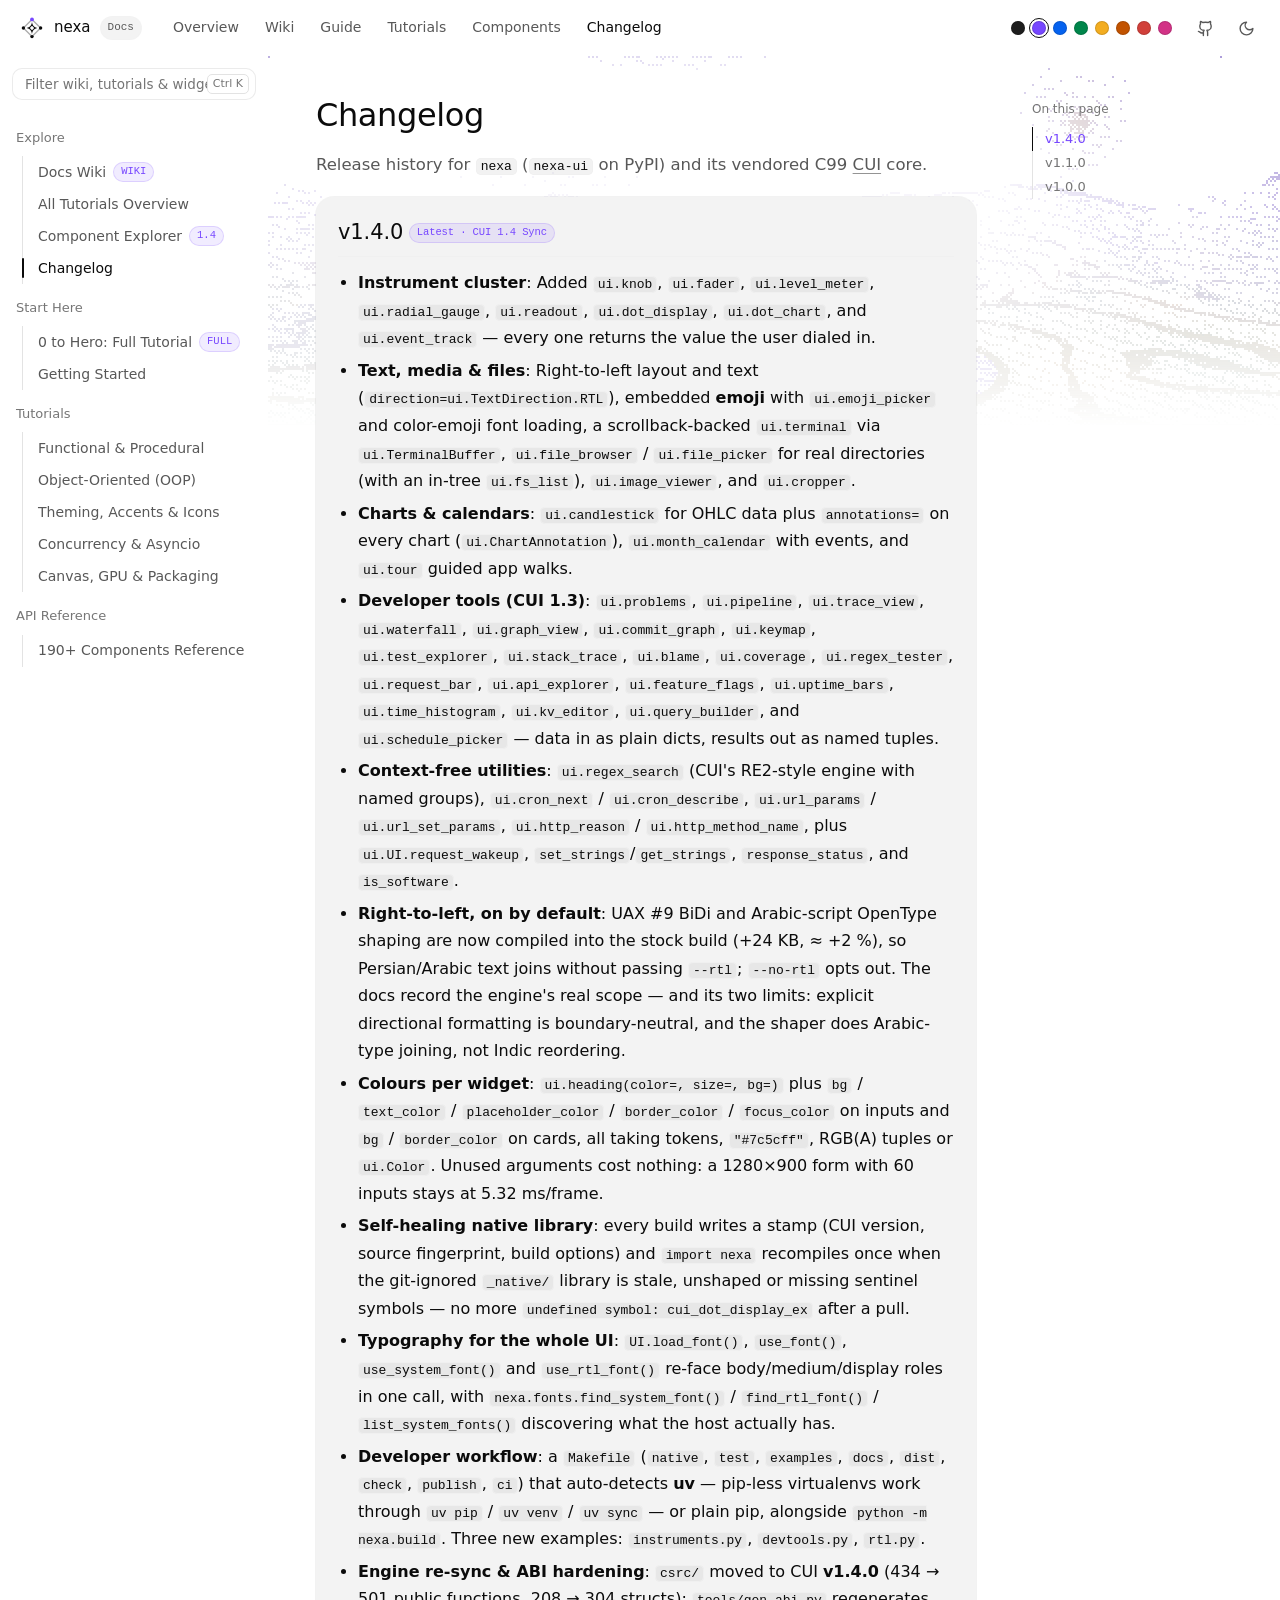
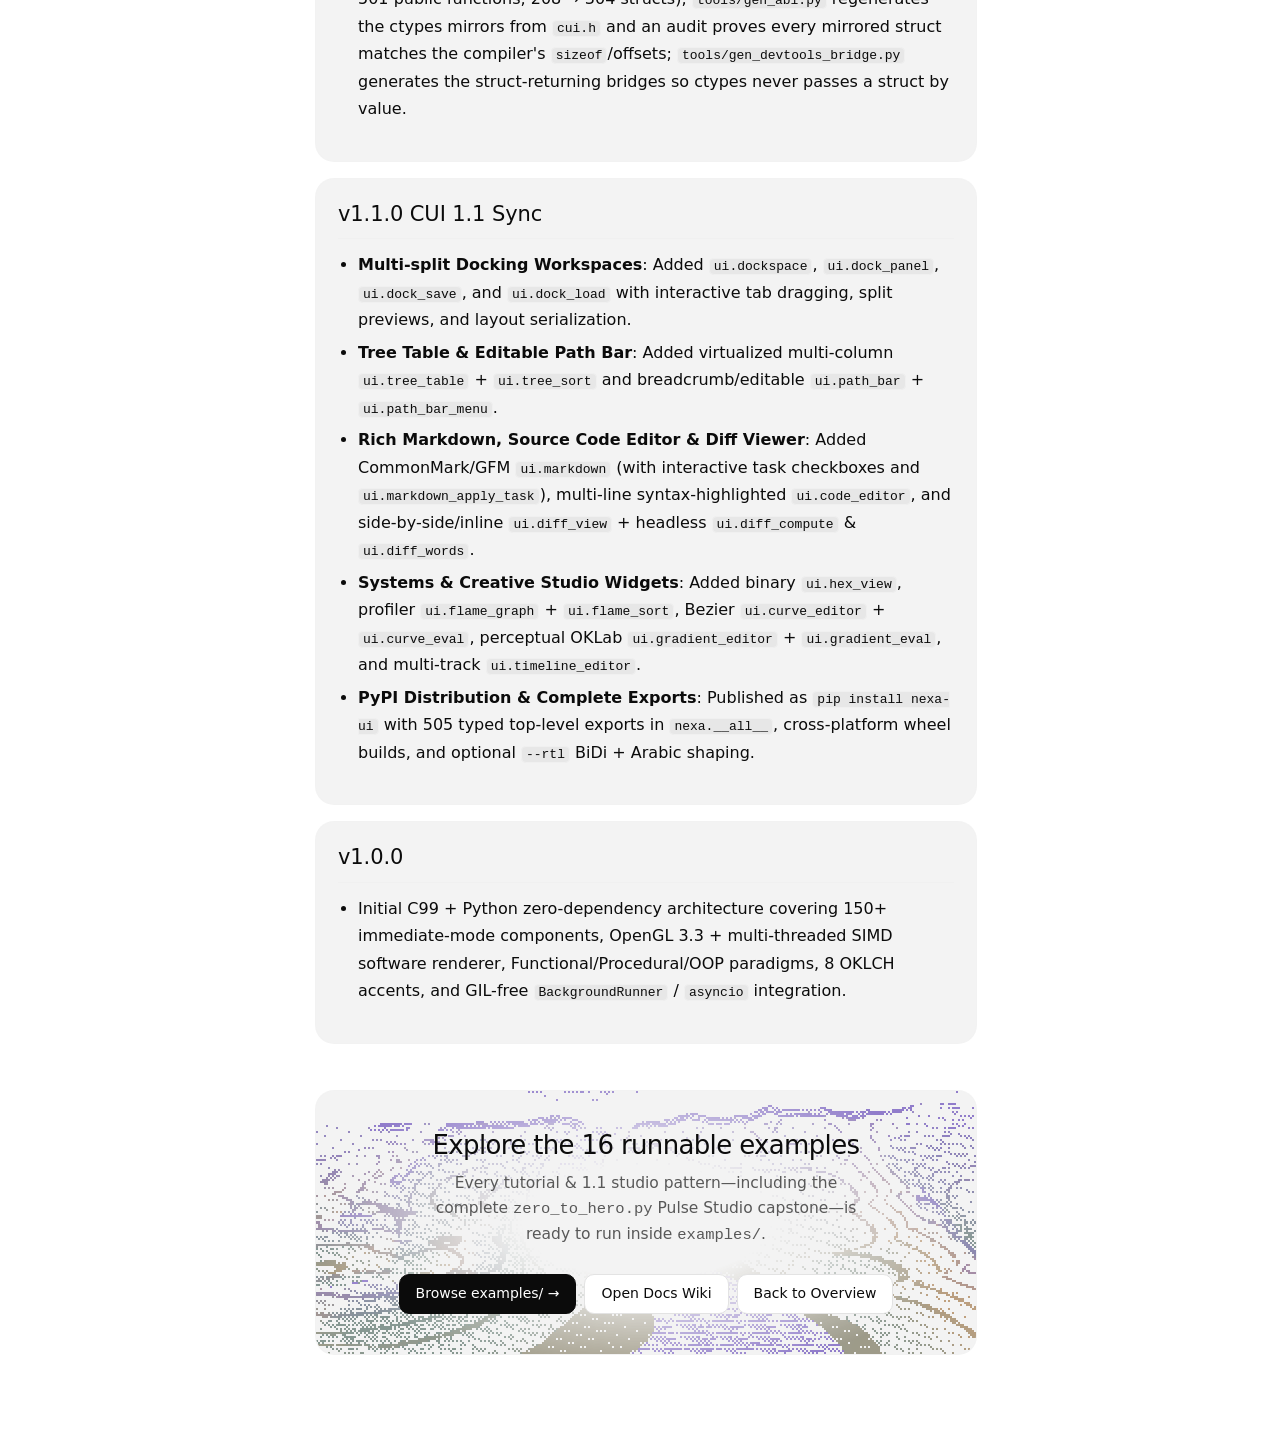
<file: docs/changelog.html>
<!DOCTYPE html>
<html lang="en" data-theme="light">
<head>
  <meta charset="UTF-8" />
  <meta name="viewport" content="width=device-width, initial-scale=1.0" />
  <title>Changelog — nexa Documentation</title>
  <meta name="description" content="Release history and changelog for nexa (nexa-ui) and its C99 CUI core." />
  <link rel="icon" type="image/svg+xml" href="assets/favicon.svg?v=1.2.0" />
  <link rel="stylesheet" href="assets/styles.css?v=1.2.0" />
  <script>
    try {
      const saved = localStorage.getItem("nexa_theme");
      const dark = saved ? saved === "dark" : matchMedia("(prefers-color-scheme: dark)").matches;
      document.documentElement.dataset.theme = dark ? "dark" : "light";
    } catch (e) {}
  </script>
</head>
<body class="guide-mode">
  <!-- Sticky Top Bar with Reading Progress Hairline -->
  <header class="topbar">
    <div class="topbar-inner">
      <a class="brand" href="index.html">
        <svg class="brand-mark-svg" viewBox="0 0 24 24" fill="none" aria-hidden="true" focusable="false">
          <path d="M12 3.4 L20.6 12 L12 20.6 L3.4 12 Z" stroke="currentColor" stroke-opacity="0.34" stroke-width="1.35" stroke-linejoin="round"/>
          <path fill-rule="evenodd" clip-rule="evenodd"
                d="M12 5.2 C12 9.4 14.6 12 18.8 12 C14.6 12 12 14.6 12 18.8 C12 14.6 9.4 12 5.2 12 C9.4 12 12 9.4 12 5.2 Z M12 9.8 L14.2 12 L12 14.2 L9.8 12 Z"
                fill="currentColor"/>
          <circle cx="12" cy="3.4" r="1.9" fill="var(--accent)"/>
          <circle cx="20.6" cy="12" r="1.7" fill="currentColor"/>
          <circle cx="12" cy="20.6" r="1.7" fill="currentColor"/>
          <circle cx="3.4" cy="12" r="1.7" fill="currentColor"/>
        </svg>
        <span>nexa</span>
        <span class="brand-badge">Docs</span>
      </a>
      <nav class="nav-links" aria-label="Primary">
        <a class="nav-link" href="index.html">Overview</a>
        <a class="nav-link" data-nav="wiki" href="wiki.html">Wiki</a>
        <a class="nav-link" data-nav="guide" href="getting-started.html">Guide</a>
        <a class="nav-link" data-nav="tutorials" href="tutorials.html">Tutorials</a>
        <a class="nav-link" data-nav="components" href="components.html">Components</a>
        <a class="nav-link active" data-nav="changelog" href="changelog.html">Changelog</a>
      </nav>
      <div class="topbar-right">
        <div class="accent-strip" id="header-accent-strip" title="Switch live OKLCH accent"></div>
        <a class="icon-btn" href="https://github.com/x017/nexa" target="_blank" rel="noopener" aria-label="Source on GitHub" title="Source on GitHub">
          <svg viewBox="0 0 24 24" fill="none" stroke="currentColor" stroke-width="2" stroke-linecap="round" stroke-linejoin="round"><path d="M15 22v-4a4.8 4.8 0 0 0-1-3.5c3 0 6-2 6-5.5.08-1.25-.27-2.48-1-3.5.28-1.15.28-2.35 0-3.5 0 0-1 0-3 1.5-2.64-.5-5.36-.5-8 0C6 2 5 2 5 2c-.3 1.15-.3 2.35 0 3.5A5.403 5.403 0 0 0 4 9c0 3.5 3 5.5 6 5.5-.39.49-.68 1.05-.85 1.65-.17.6-.22 1.23-.15 1.85v4"/><path d="M9 18c-4.51 2-5-2-7-2"/></svg>
        </a>
        <button class="icon-btn" id="theme-toggle-btn" type="button" aria-label="Switch theme"></button>
      </div>
    </div>
    <div class="read-progress" id="read-progress"></div>
  </header>

  <!-- Documentation Layout Shell -->
  <div class="docs-shell">
    <!-- Left Chapter Navigation + Instant Filter -->
    <aside class="docs-sidebar" aria-label="Documentation chapters">
      <div class="search-box">
        <input id="docs-search-input" type="search" placeholder="Filter wiki, tutorials &amp; widgets…" autocomplete="off" />
        <span class="search-kbd">Ctrl K</span>
      </div>
      <div class="search-results" id="docs-search-results"></div>
      <nav id="docs-sidebar-nav"><div class="sidebar-group-title">Explore</div><a class="sidebar-link" href="wiki.html">Docs Wiki <span class="badge-new">WIKI</span></a><a class="sidebar-link" href="tutorials.html">All Tutorials Overview</a><a class="sidebar-link" href="components.html">Component Explorer <span class="badge-new">1.4</span></a><a class="sidebar-link active" href="changelog.html">Changelog</a><div class="sidebar-group-title">Start Here</div><a class="sidebar-link" href="zero-to-hero.html">0 to Hero: Full Tutorial <span class="badge-new">FULL</span></a><a class="sidebar-link" href="getting-started.html">Getting Started</a><div class="sidebar-group-title">Tutorials</div><a class="sidebar-link" href="tutorial-functional.html">Functional &amp; Procedural</a><a class="sidebar-link" href="tutorial-oop.html">Object-Oriented (OOP)</a><a class="sidebar-link" href="theming-and-styling.html">Theming, Accents &amp; Icons</a><a class="sidebar-link" href="concurrency-and-async.html">Concurrency &amp; Asyncio</a><a class="sidebar-link" href="advanced-rendering-and-packaging.html">Canvas, GPU &amp; Packaging</a><div class="sidebar-group-title">API Reference</div><a class="sidebar-link" href="components-reference.html">190+ Components Reference</a></nav>
    </aside>

    <!-- Main Content Area with Procedural Topographic Backdrop -->
    <div class="docs-content-grid docs-main-wrap">
      <div class="docs-art" id="docs-hero-art"></div>

      <div class="docs-page-inner">
        <main class="docs-main">
          <article class="prose" id="docs-article">
<h1 id="changelog">Changelog</h1>
<p>Release history for <code>nexa</code> (<code>nexa-ui</code> on PyPI) and its vendored C99 <a href="https://github.com/yappologistic/CUI" target="_blank" rel="noopener">CUI</a> core.</p>
<div class="changelog-entry">
  <h2 id="v1-4-0">v1.4.0 <span class="badge-new">Latest · CUI 1.4 Sync</span></h2>
  <ul>
    <li><strong>Instrument cluster</strong>: Added <code>ui.knob</code>, <code>ui.fader</code>, <code>ui.level_meter</code>, <code>ui.radial_gauge</code>, <code>ui.readout</code>, <code>ui.dot_display</code>, <code>ui.dot_chart</code>, and <code>ui.event_track</code> — every one returns the value the user dialed in.</li>
    <li><strong>Text, media &amp; files</strong>: Right-to-left layout and text (<code>direction=ui.TextDirection.RTL</code>), embedded <strong>emoji</strong> with <code>ui.emoji_picker</code> and color-emoji font loading, a scrollback-backed <code>ui.terminal</code> via <code>ui.TerminalBuffer</code>, <code>ui.file_browser</code> / <code>ui.file_picker</code> for real directories (with an in-tree <code>ui.fs_list</code>), <code>ui.image_viewer</code>, and <code>ui.cropper</code>.</li>
    <li><strong>Charts &amp; calendars</strong>: <code>ui.candlestick</code> for OHLC data plus <code>annotations=</code> on every chart (<code>ui.ChartAnnotation</code>), <code>ui.month_calendar</code> with events, and <code>ui.tour</code> guided app walks.</li>
    <li><strong>Developer tools (CUI 1.3)</strong>: <code>ui.problems</code>, <code>ui.pipeline</code>, <code>ui.trace_view</code>, <code>ui.waterfall</code>, <code>ui.graph_view</code>, <code>ui.commit_graph</code>, <code>ui.keymap</code>, <code>ui.test_explorer</code>, <code>ui.stack_trace</code>, <code>ui.blame</code>, <code>ui.coverage</code>, <code>ui.regex_tester</code>, <code>ui.request_bar</code>, <code>ui.api_explorer</code>, <code>ui.feature_flags</code>, <code>ui.uptime_bars</code>, <code>ui.time_histogram</code>, <code>ui.kv_editor</code>, <code>ui.query_builder</code>, and <code>ui.schedule_picker</code> — data in as plain dicts, results out as named tuples.</li>
    <li><strong>Context-free utilities</strong>: <code>ui.regex_search</code> (CUI's RE2-style engine with named groups), <code>ui.cron_next</code> / <code>ui.cron_describe</code>, <code>ui.url_params</code> / <code>ui.url_set_params</code>, <code>ui.http_reason</code> / <code>ui.http_method_name</code>, plus <code>ui.UI.request_wakeup</code>, <code>set_strings</code>/<code>get_strings</code>, <code>response_status</code>, and <code>is_software</code>.</li>
    <li><strong>Right-to-left, on by default</strong>: UAX #9 BiDi and Arabic-script OpenType shaping are now compiled into the stock build (+24 KB, ≈ +2 %), so Persian/Arabic text joins without passing <code>--rtl</code>; <code>--no-rtl</code> opts out. The docs record the engine's real scope — and its two limits: explicit directional formatting is boundary-neutral, and the shaper does Arabic-type joining, not Indic reordering.</li>
    <li><strong>Colours per widget</strong>: <code>ui.heading(color=, size=, bg=)</code> plus <code>bg</code> / <code>text_color</code> / <code>placeholder_color</code> / <code>border_color</code> / <code>focus_color</code> on inputs and <code>bg</code> / <code>border_color</code> on cards, all taking tokens, <code>"#7c5cff"</code>, RGB(A) tuples or <code>ui.Color</code>. Unused arguments cost nothing: a 1280×900 form with 60 inputs stays at 5.32 ms/frame.</li>
    <li><strong>Self-healing native library</strong>: every build writes a stamp (CUI version, source fingerprint, build options) and <code>import nexa</code> recompiles once when the git-ignored <code>_native/</code> library is stale, unshaped or missing sentinel symbols — no more <code>undefined symbol: cui_dot_display_ex</code> after a pull.</li>
    <li><strong>Typography for the whole UI</strong>: <code>UI.load_font()</code>, <code>use_font()</code>, <code>use_system_font()</code> and <code>use_rtl_font()</code> re-face body/medium/display roles in one call, with <code>nexa.fonts.find_system_font()</code> / <code>find_rtl_font()</code> / <code>list_system_fonts()</code> discovering what the host actually has.</li>
    <li><strong>Developer workflow</strong>: a <code>Makefile</code> (<code>native</code>, <code>test</code>, <code>examples</code>, <code>docs</code>, <code>dist</code>, <code>check</code>, <code>publish</code>, <code>ci</code>) that auto-detects <strong>uv</strong> — pip-less virtualenvs work through <code>uv pip</code> / <code>uv venv</code> / <code>uv sync</code> — or plain pip, alongside <code>python -m nexa.build</code>. Three new examples: <code>instruments.py</code>, <code>devtools.py</code>, <code>rtl.py</code>.</li>
    <li><strong>Engine re-sync &amp; ABI hardening</strong>: <code>csrc/</code> moved to CUI <strong>v1.4.0</strong> (434 → 501 public functions, 208 → 304 structs); <code>tools/gen_abi.py</code> regenerates the ctypes mirrors from <code>cui.h</code> and an audit proves every mirrored struct matches the compiler's <code>sizeof</code>/offsets; <code>tools/gen_devtools_bridge.py</code> generates the struct-returning bridges so ctypes never passes a struct by value.</li>
  </ul>
</div>
<div class="changelog-entry">
  <h2 id="v1-1-0">v1.1.0 <span class="badge">CUI 1.1 Sync</span></h2>
  <ul>
    <li><strong>Multi-split Docking Workspaces</strong>: Added <code>ui.dockspace</code>, <code>ui.dock_panel</code>, <code>ui.dock_save</code>, and <code>ui.dock_load</code> with interactive tab dragging, split previews, and layout serialization.</li>
    <li><strong>Tree Table &amp; Editable Path Bar</strong>: Added virtualized multi-column <code>ui.tree_table</code> + <code>ui.tree_sort</code> and breadcrumb/editable <code>ui.path_bar</code> + <code>ui.path_bar_menu</code>.</li>
    <li><strong>Rich Markdown, Source Code Editor &amp; Diff Viewer</strong>: Added CommonMark/GFM <code>ui.markdown</code> (with interactive task checkboxes and <code>ui.markdown_apply_task</code>), multi-line syntax-highlighted <code>ui.code_editor</code>, and side-by-side/inline <code>ui.diff_view</code> + headless <code>ui.diff_compute</code> &amp; <code>ui.diff_words</code>.</li>
    <li><strong>Systems &amp; Creative Studio Widgets</strong>: Added binary <code>ui.hex_view</code>, profiler <code>ui.flame_graph</code> + <code>ui.flame_sort</code>, Bezier <code>ui.curve_editor</code> + <code>ui.curve_eval</code>, perceptual OKLab <code>ui.gradient_editor</code> + <code>ui.gradient_eval</code>, and multi-track <code>ui.timeline_editor</code>.</li>
    <li><strong>PyPI Distribution &amp; Complete Exports</strong>: Published as <code>pip install nexa-ui</code> with 505 typed top-level exports in <code>nexa.__all__</code>, cross-platform wheel builds, and optional <code>--rtl</code> BiDi + Arabic shaping.</li>
  </ul>
</div>
<div class="changelog-entry">
  <h2 id="v1-0-0">v1.0.0</h2>
  <ul>
    <li>Initial C99 + Python zero-dependency architecture covering 150+ immediate-mode components, OpenGL 3.3 + multi-threaded SIMD software renderer, Functional/Procedural/OOP paradigms, 8 OKLCH accents, and GIL-free <code>BackgroundRunner</code> / <code>asyncio</code> integration.</li>
  </ul>
</div>
          </article>

          <!-- Subtle Closing Procedural Topographic Band -->
          <section class="home-cta compact" id="docs-cta-band">
            <div class="home-cta-body">
              <h2>Explore the 16 runnable examples</h2>
              <p>Every tutorial &amp; 1.1 studio pattern—including the complete <code>zero_to_hero.py</code> Pulse Studio capstone—is ready to run inside <code>examples/</code>.</p>
              <div class="hero-actions">
                <a class="btn btn-primary" href="https://github.com/x017/nexa/tree/main/examples" target="_blank" rel="noopener">Browse examples/ →</a>
                <a class="btn" href="wiki.html">Open Docs Wiki</a>
                <a class="btn" href="index.html">Back to Overview</a>
              </div>
            </div>
          </section>
        </main>

        <!-- Right Table of Contents -->
        <aside class="docs-toc" aria-label="On this page">
          <div class="toc-title">On this page</div>
          <nav id="docs-toc-links"><a class="toc-link" href="#v1-4-0" data-anchor="v1-4-0">v1.4.0</a><a class="toc-link" href="#v1-1-0" data-anchor="v1-1-0">v1.1.0</a><a class="toc-link" href="#v1-0-0" data-anchor="v1-0-0">v1.0.0</a></nav>
        </aside>
      </div>
    </div>
  </div>

  <script src="assets/search-index.js?v=1.2.0" defer></script>
  <script src="assets/dither.js?v=1.2.0" defer></script>
  <script src="assets/site.js?v=1.2.0" defer></script>
</body>
</html>
</file>
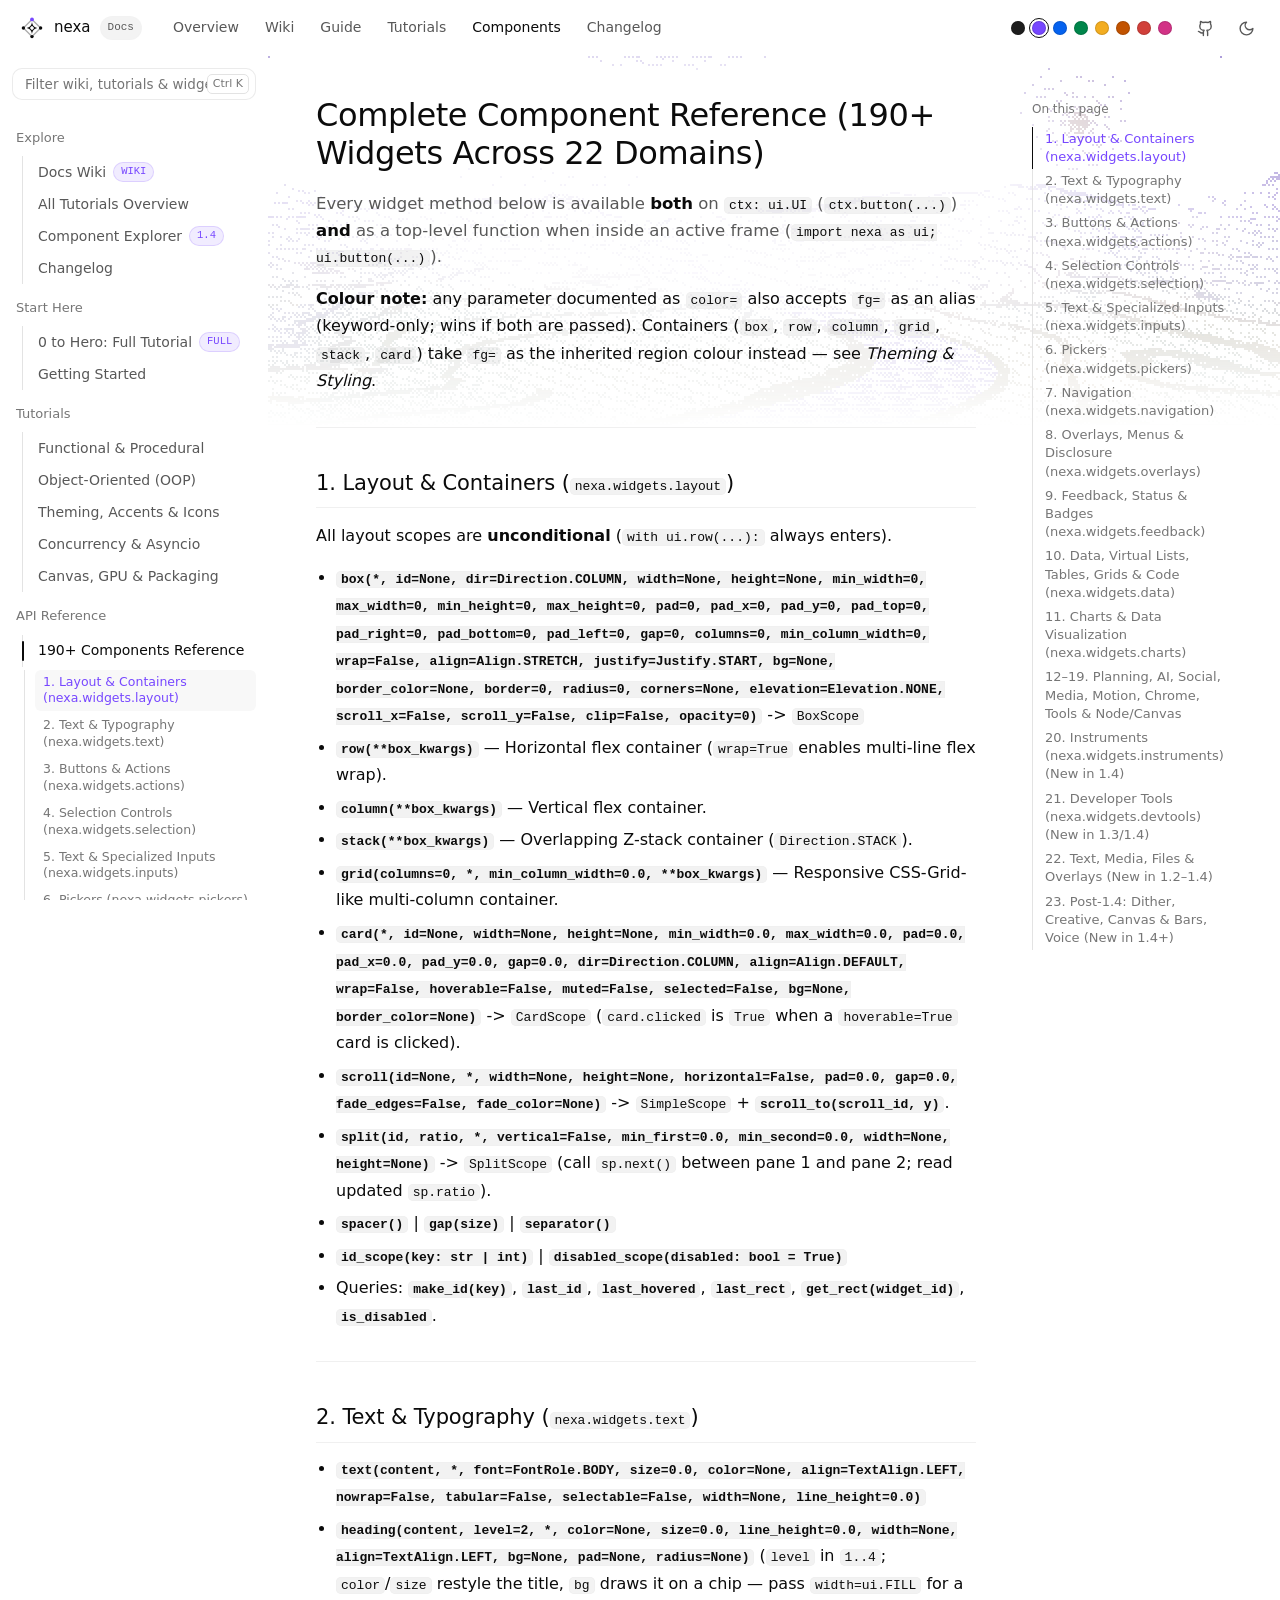
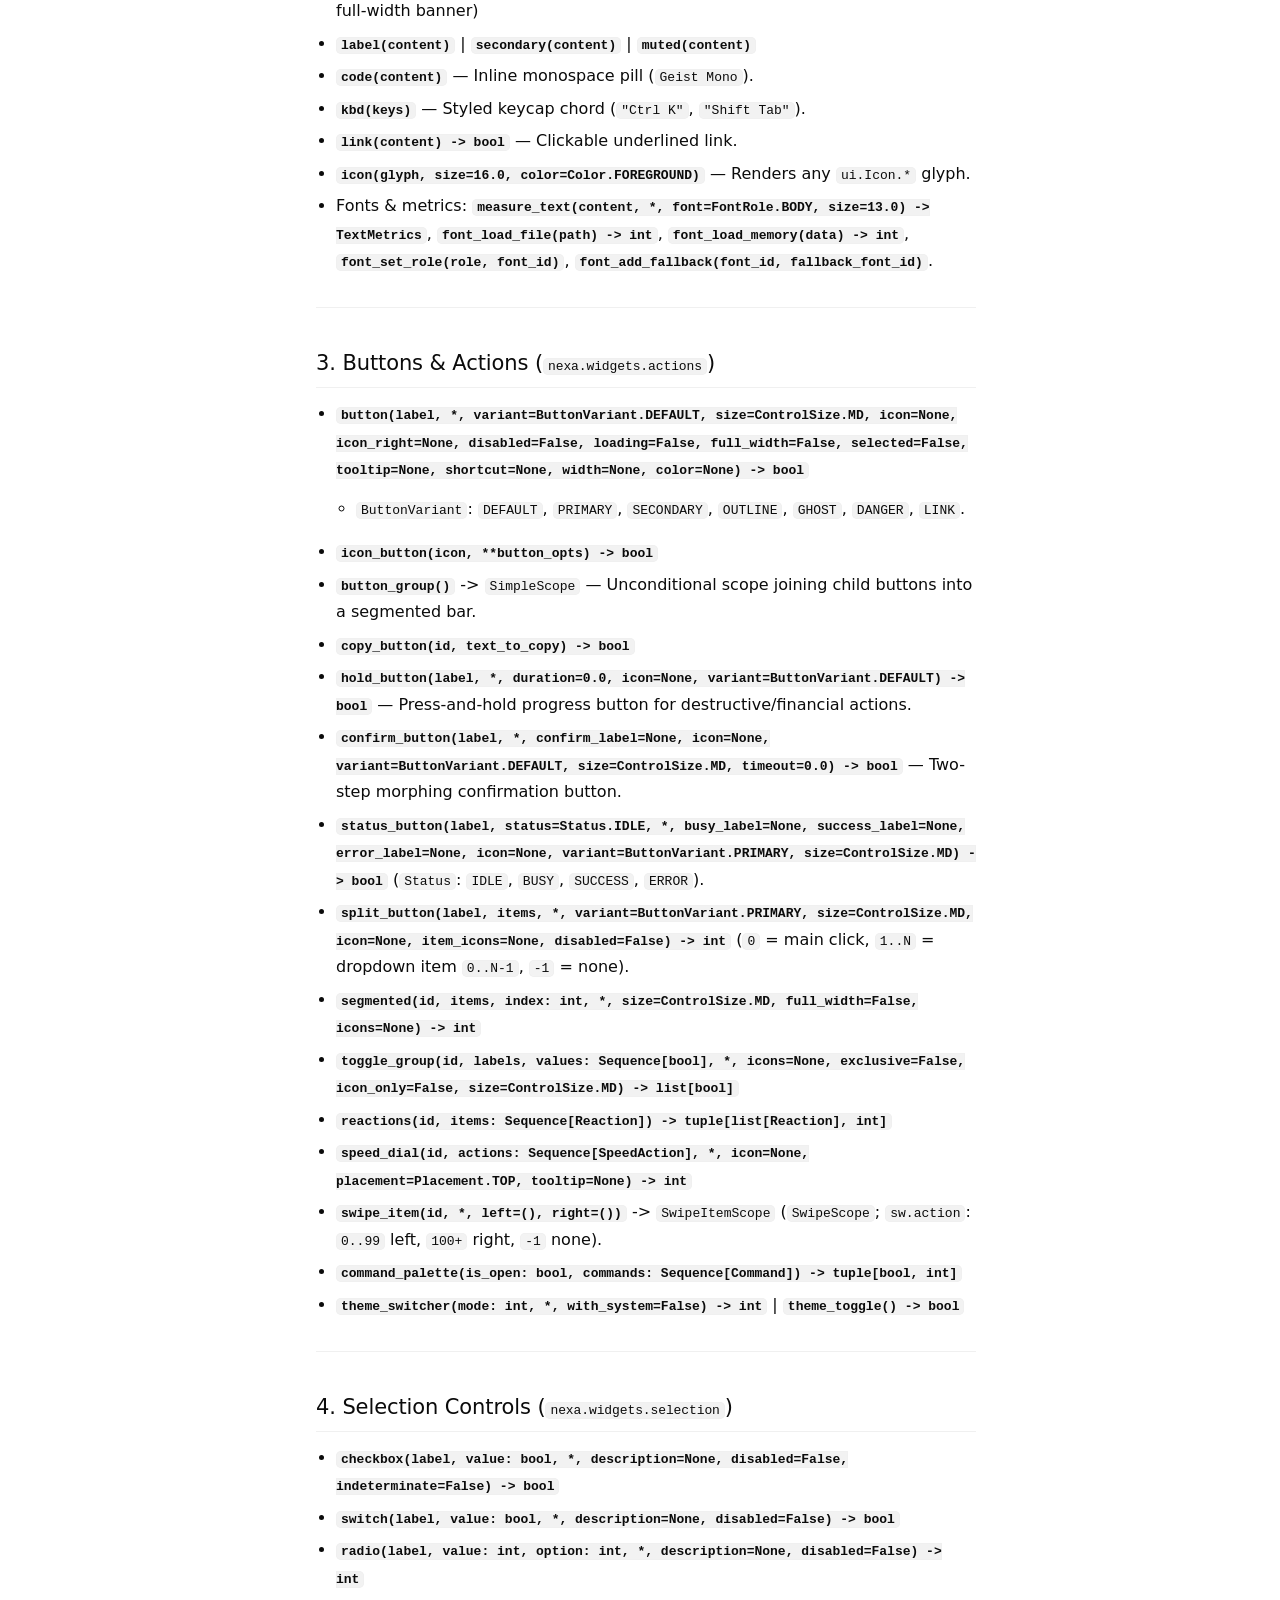
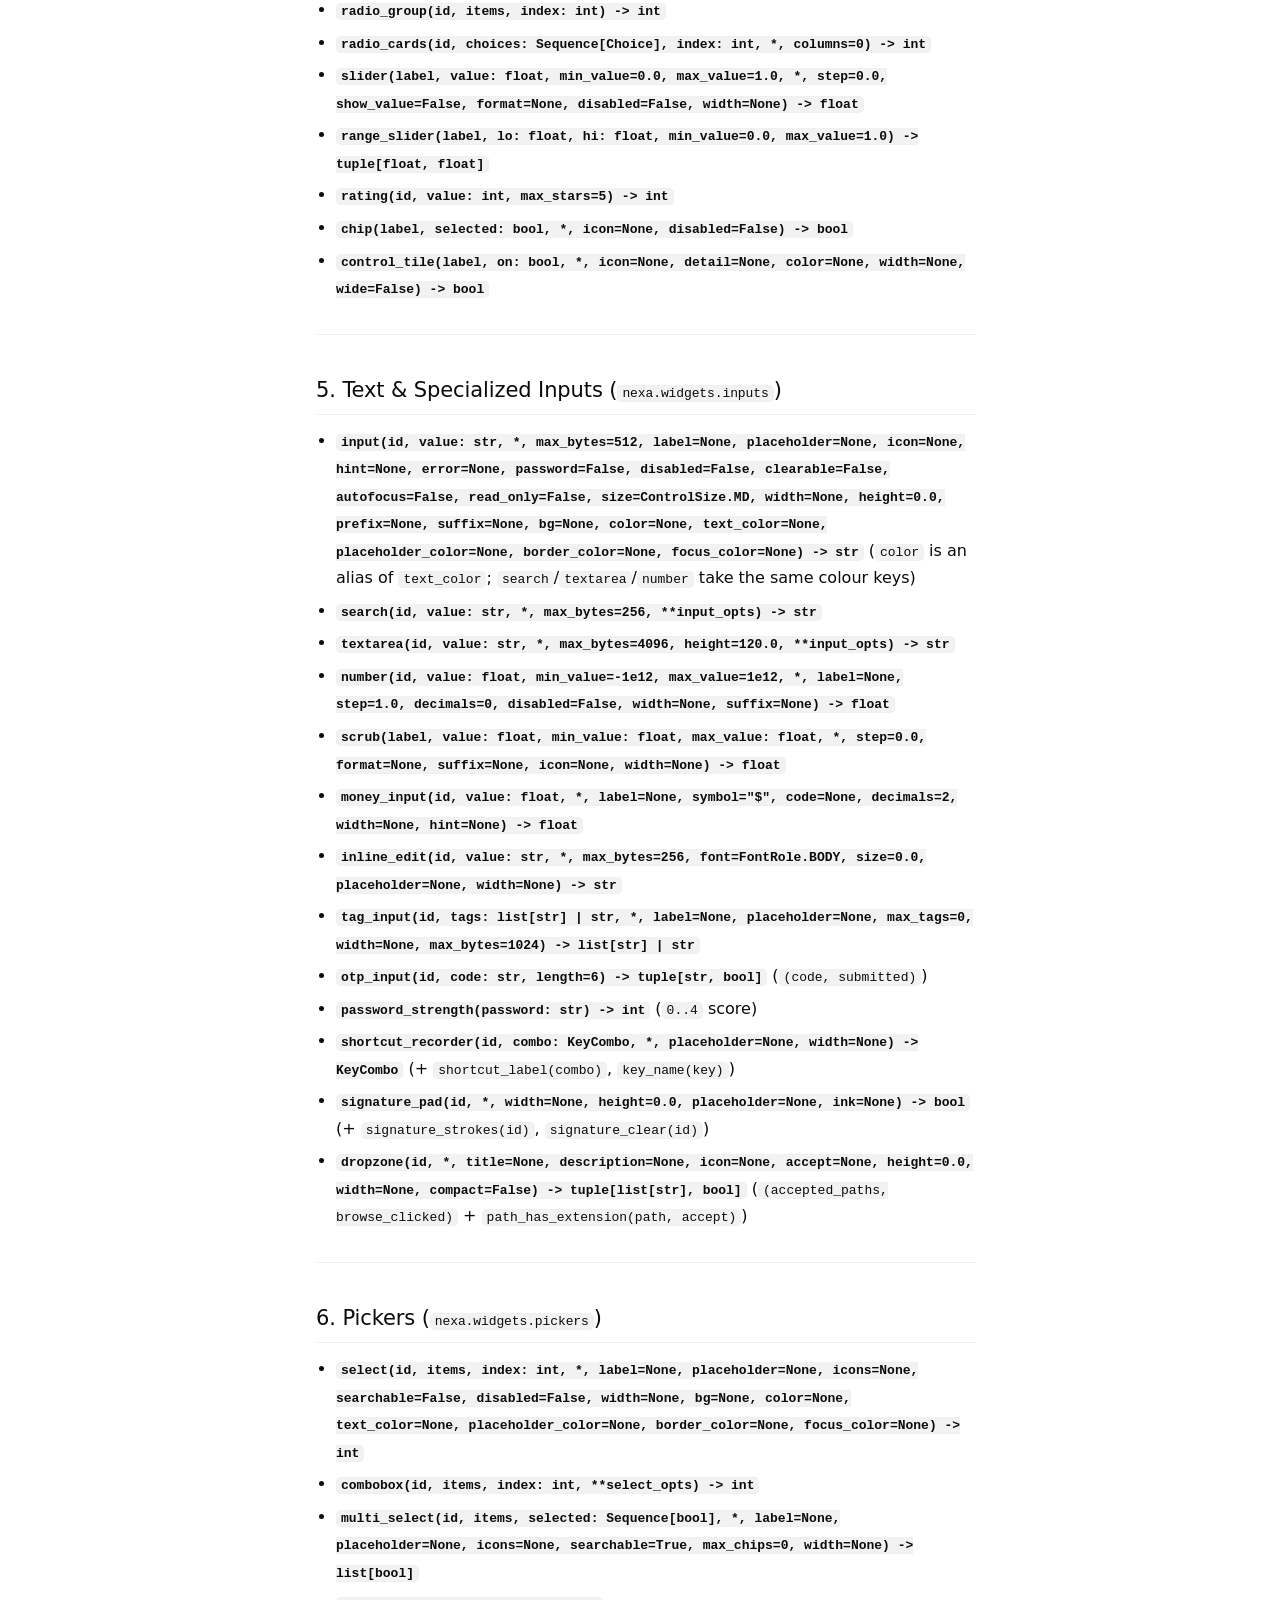
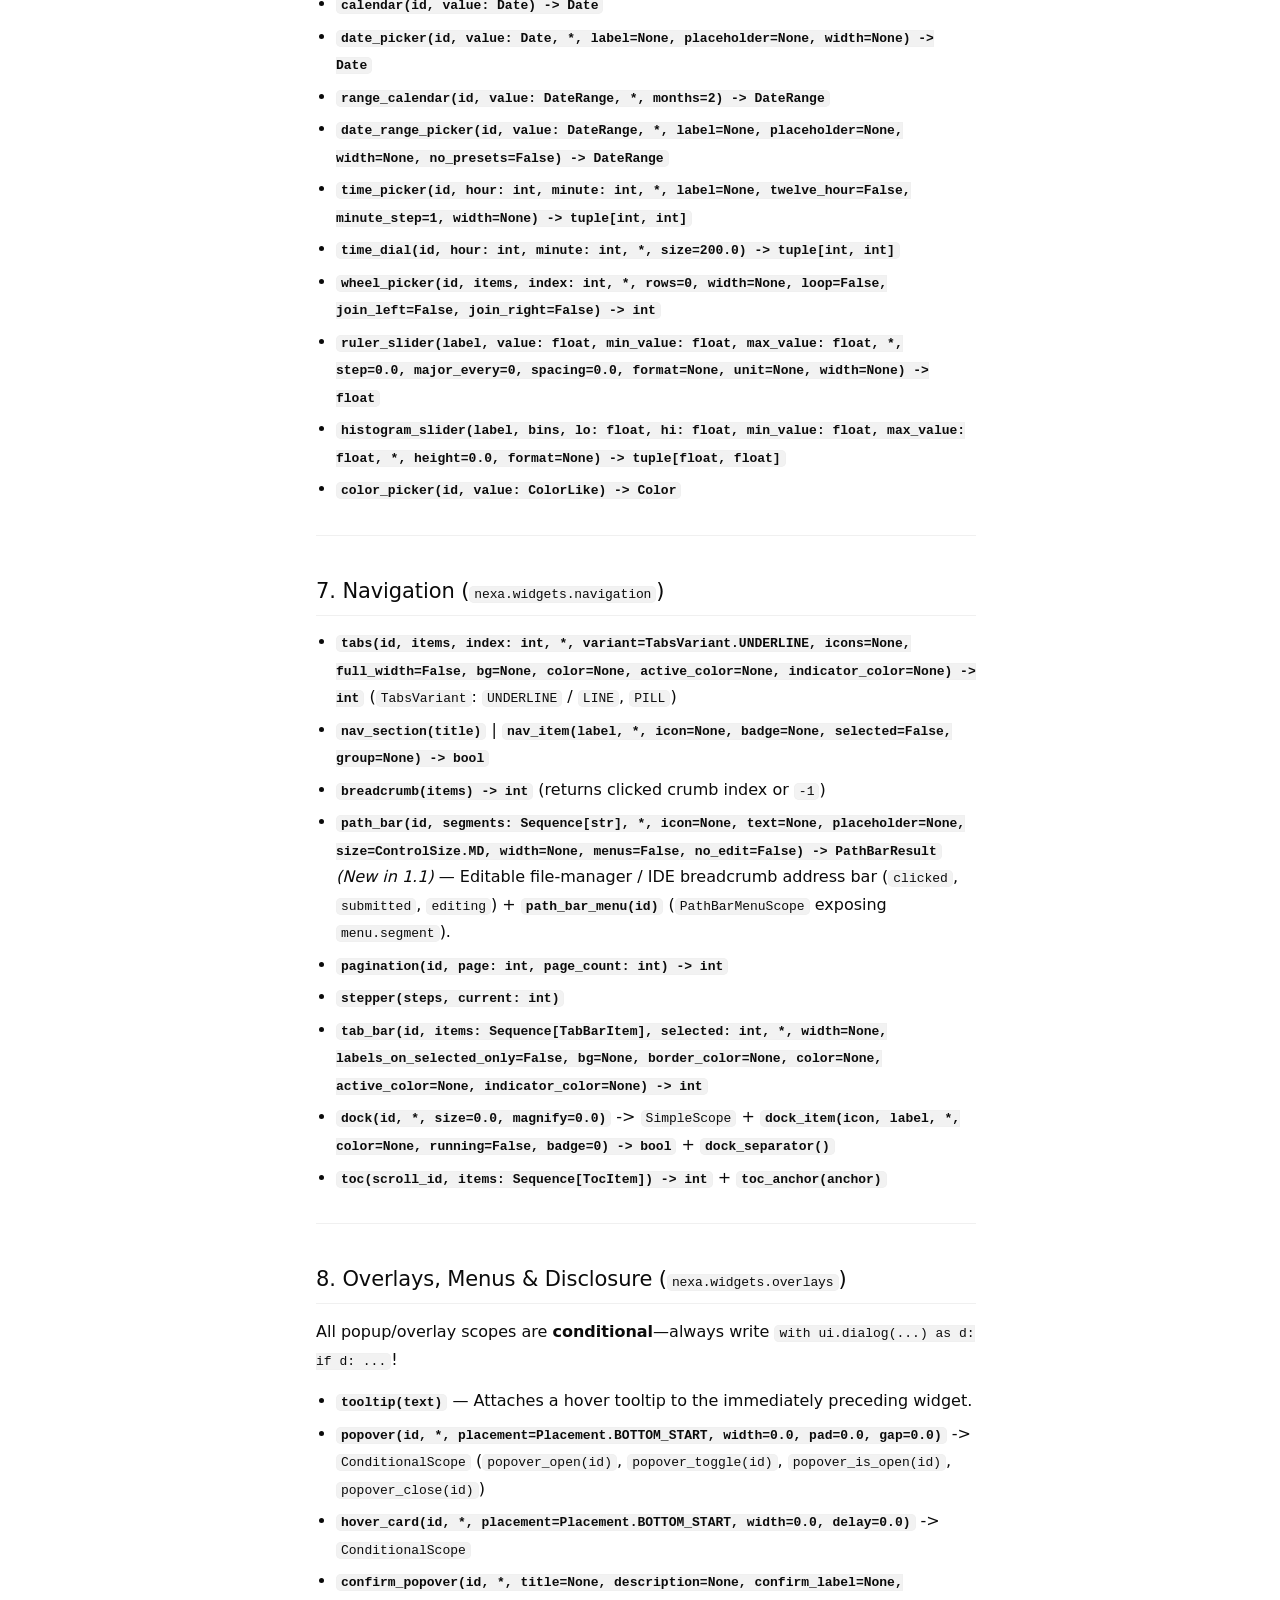
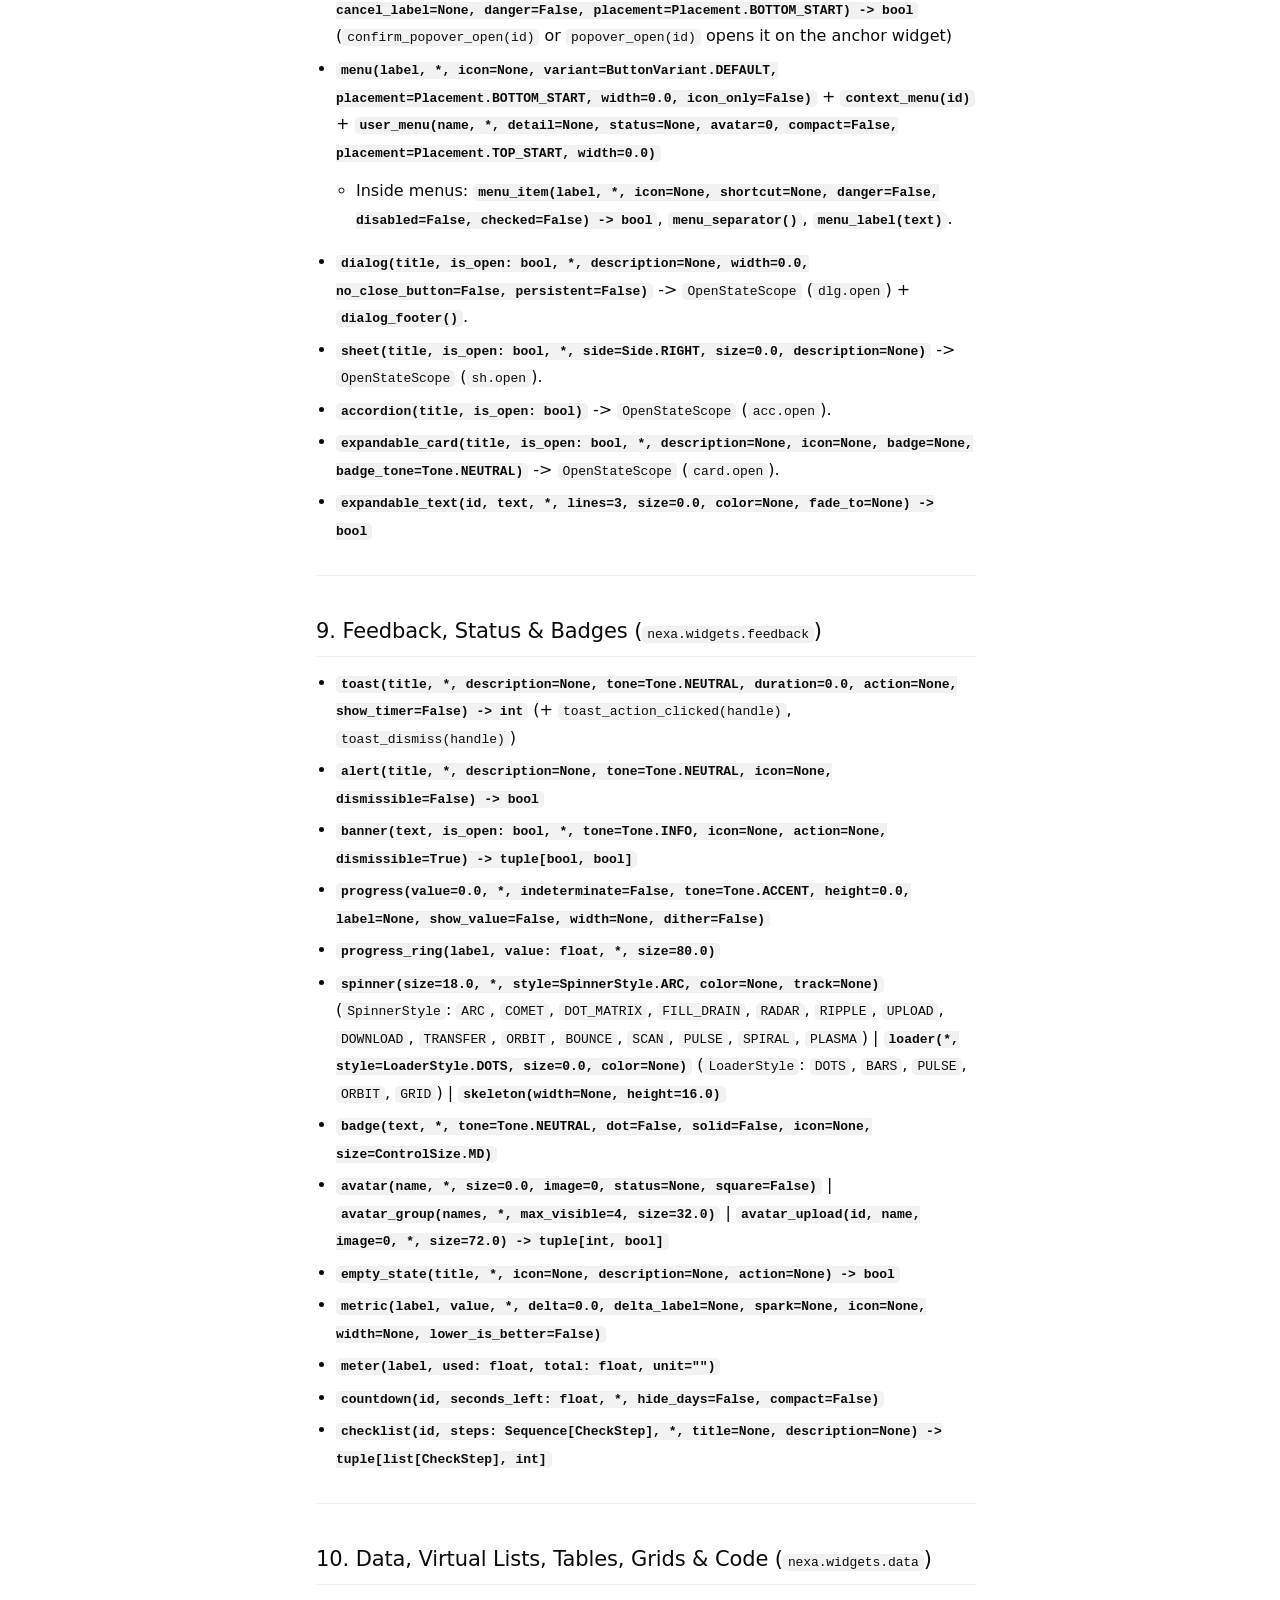
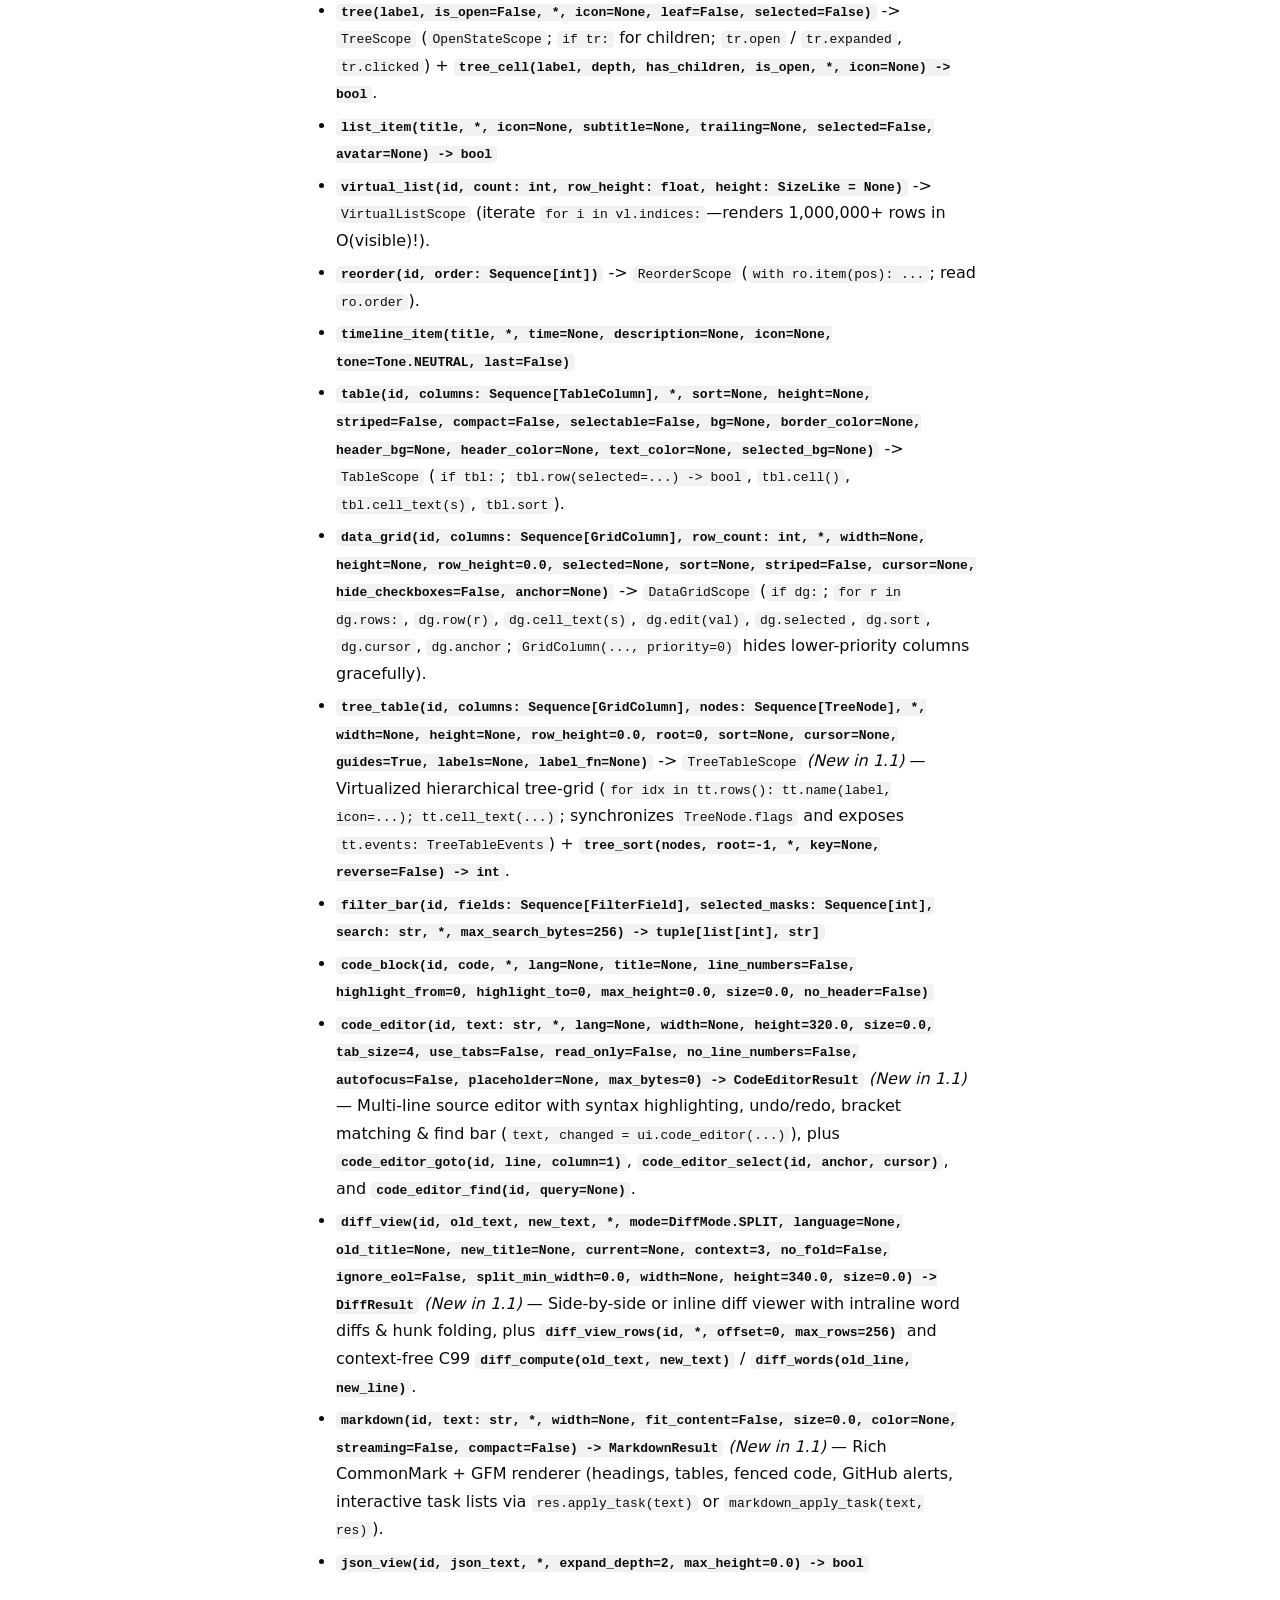
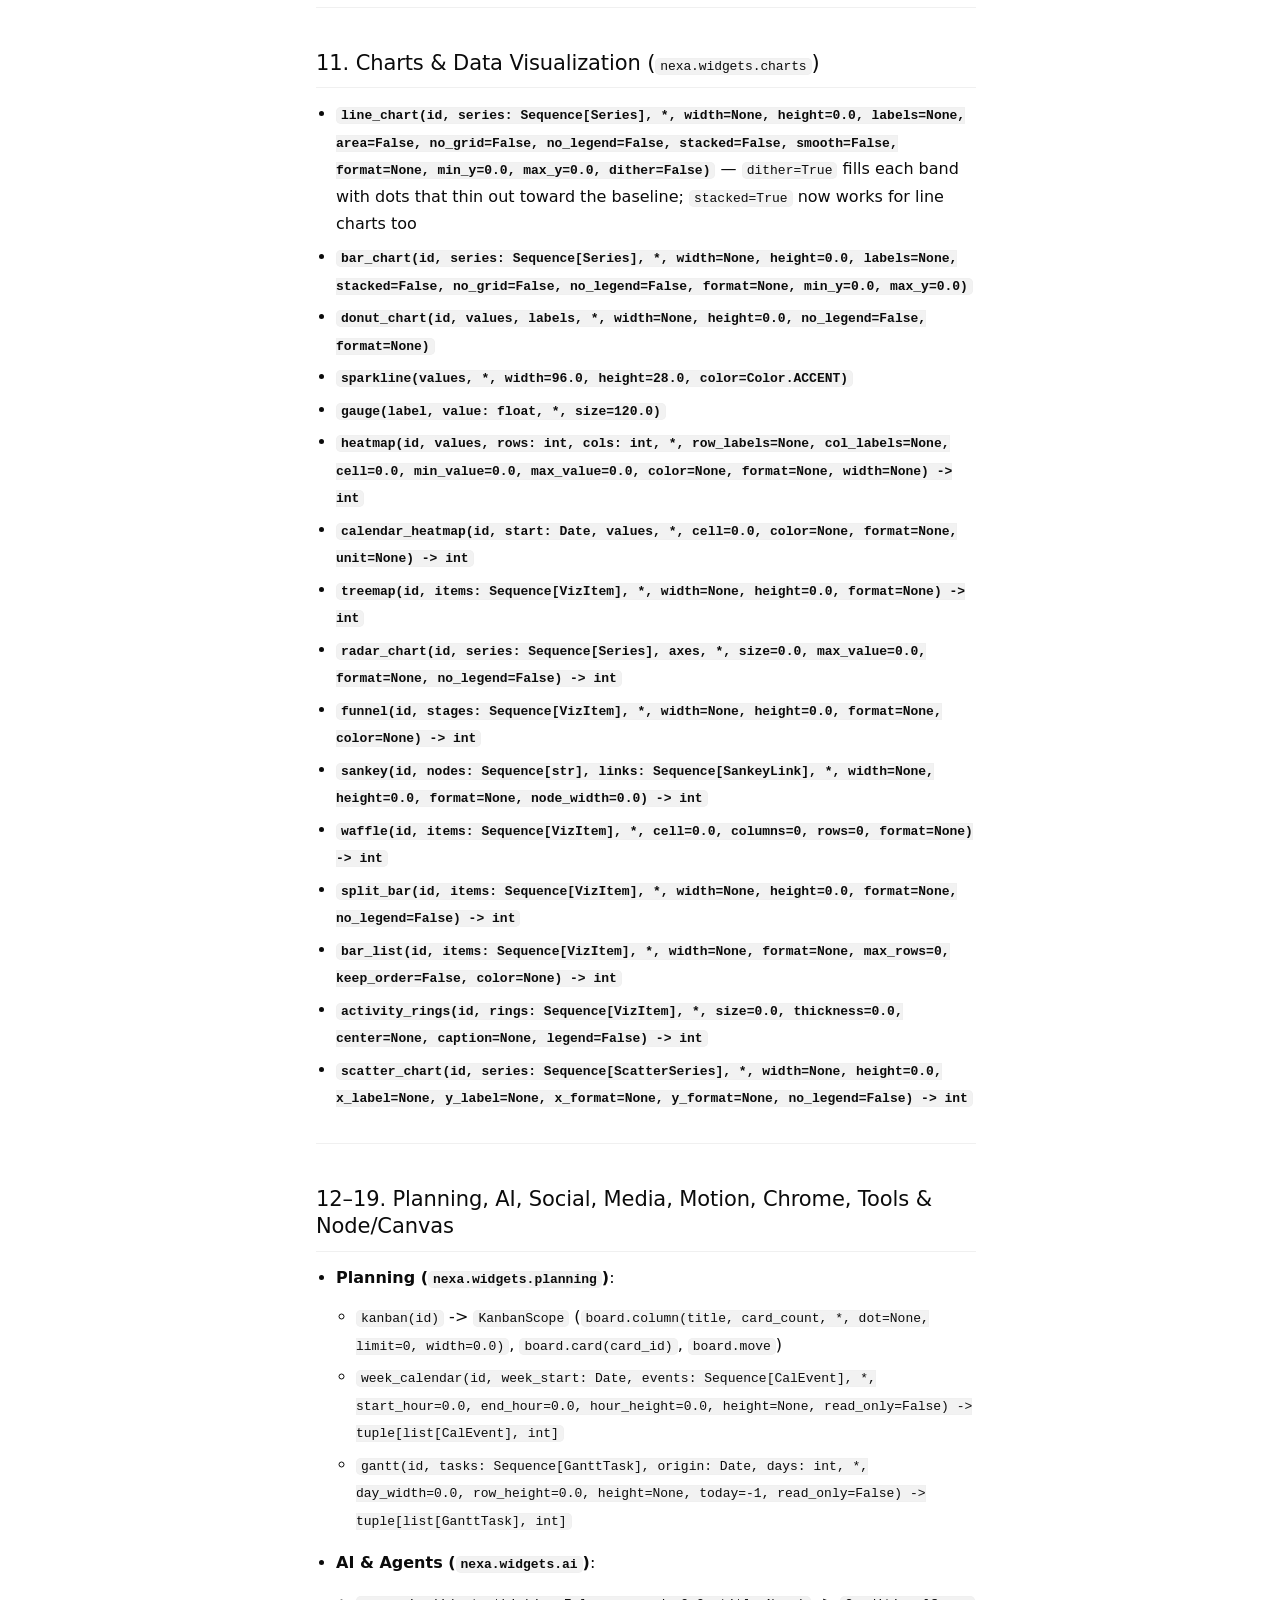
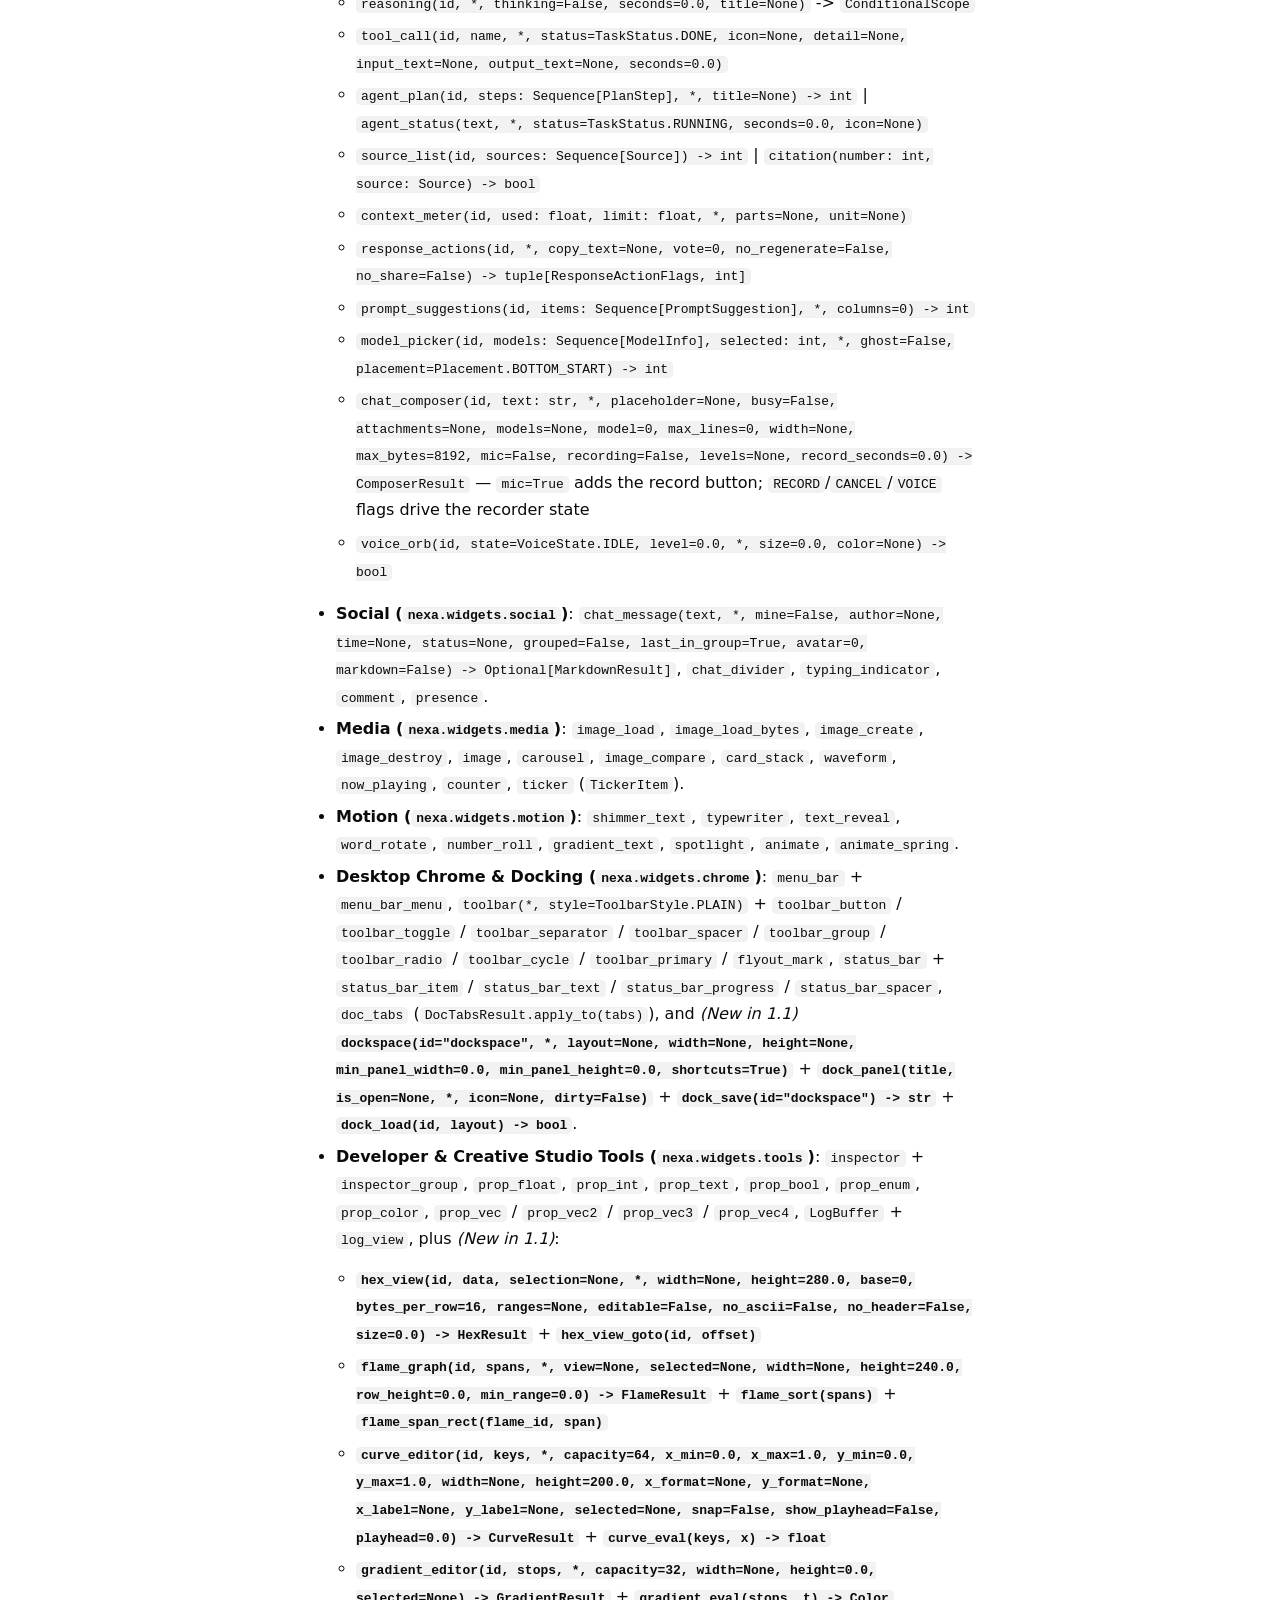
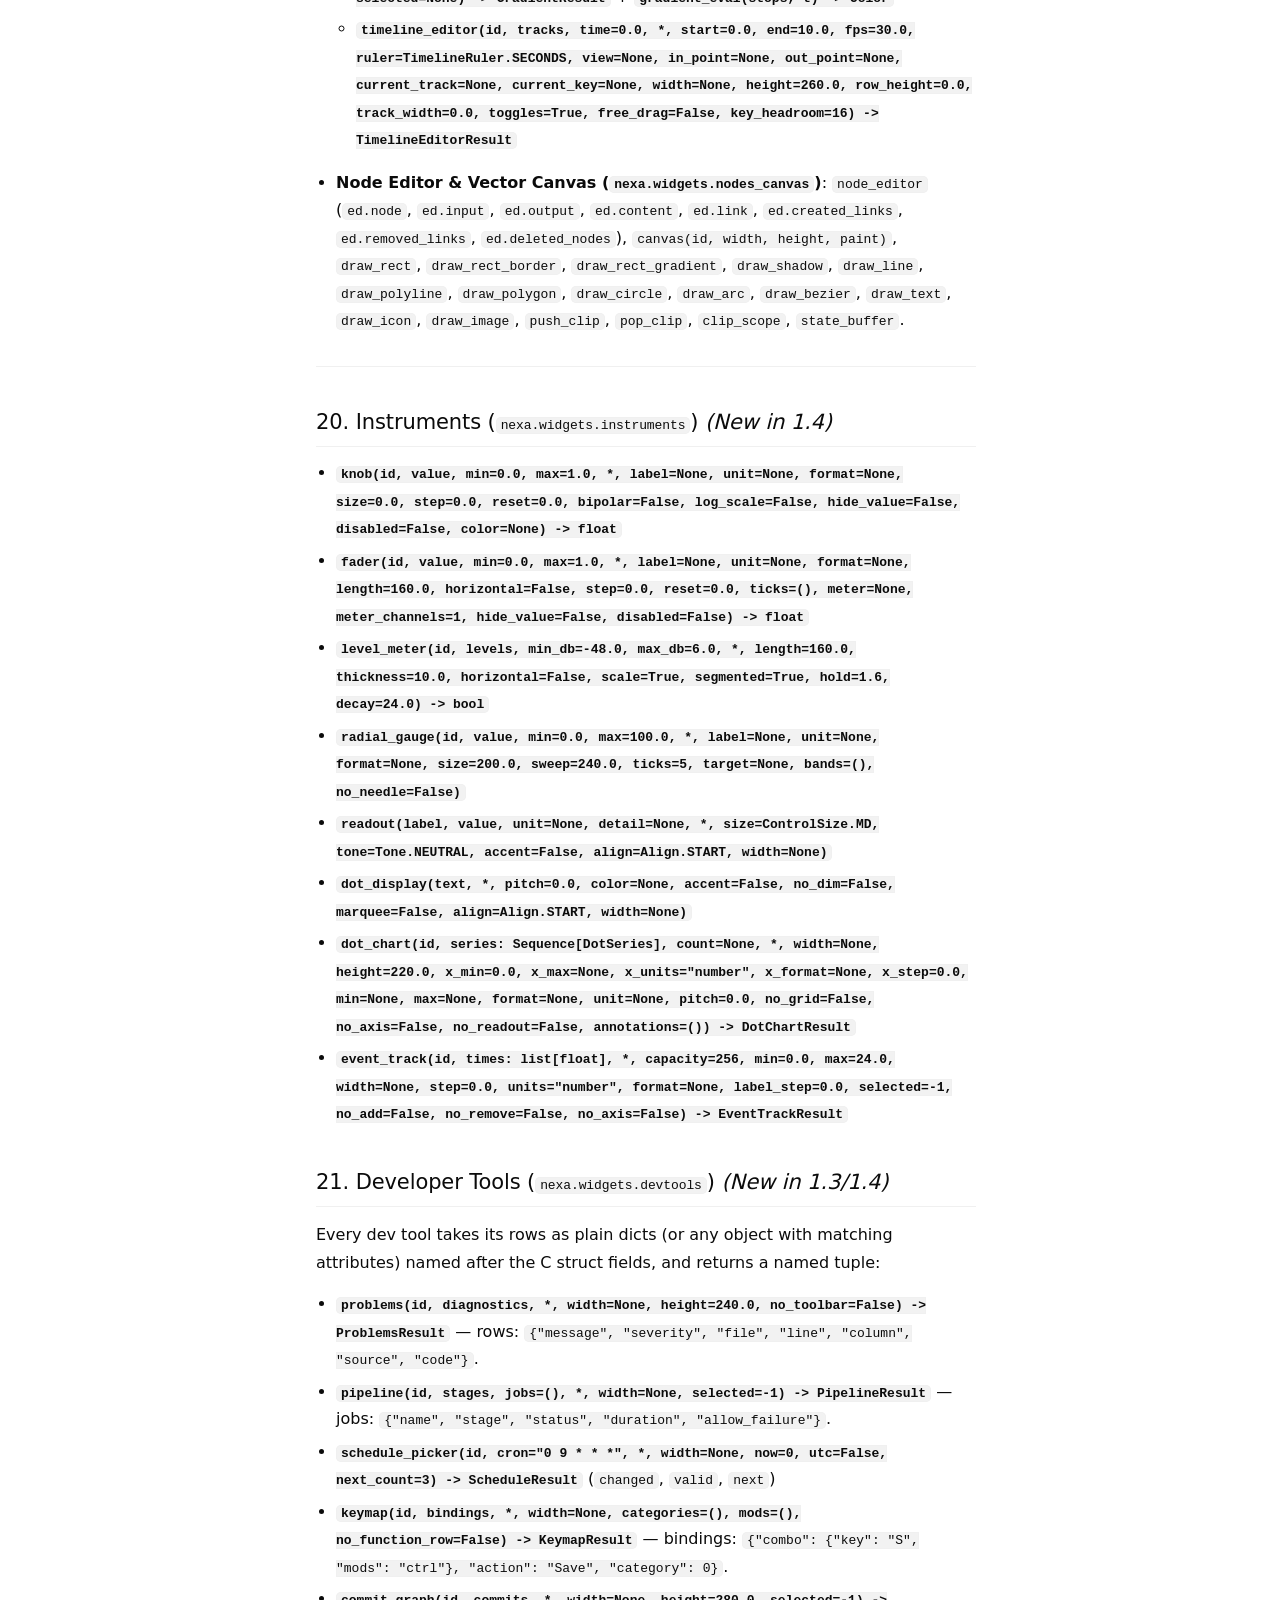
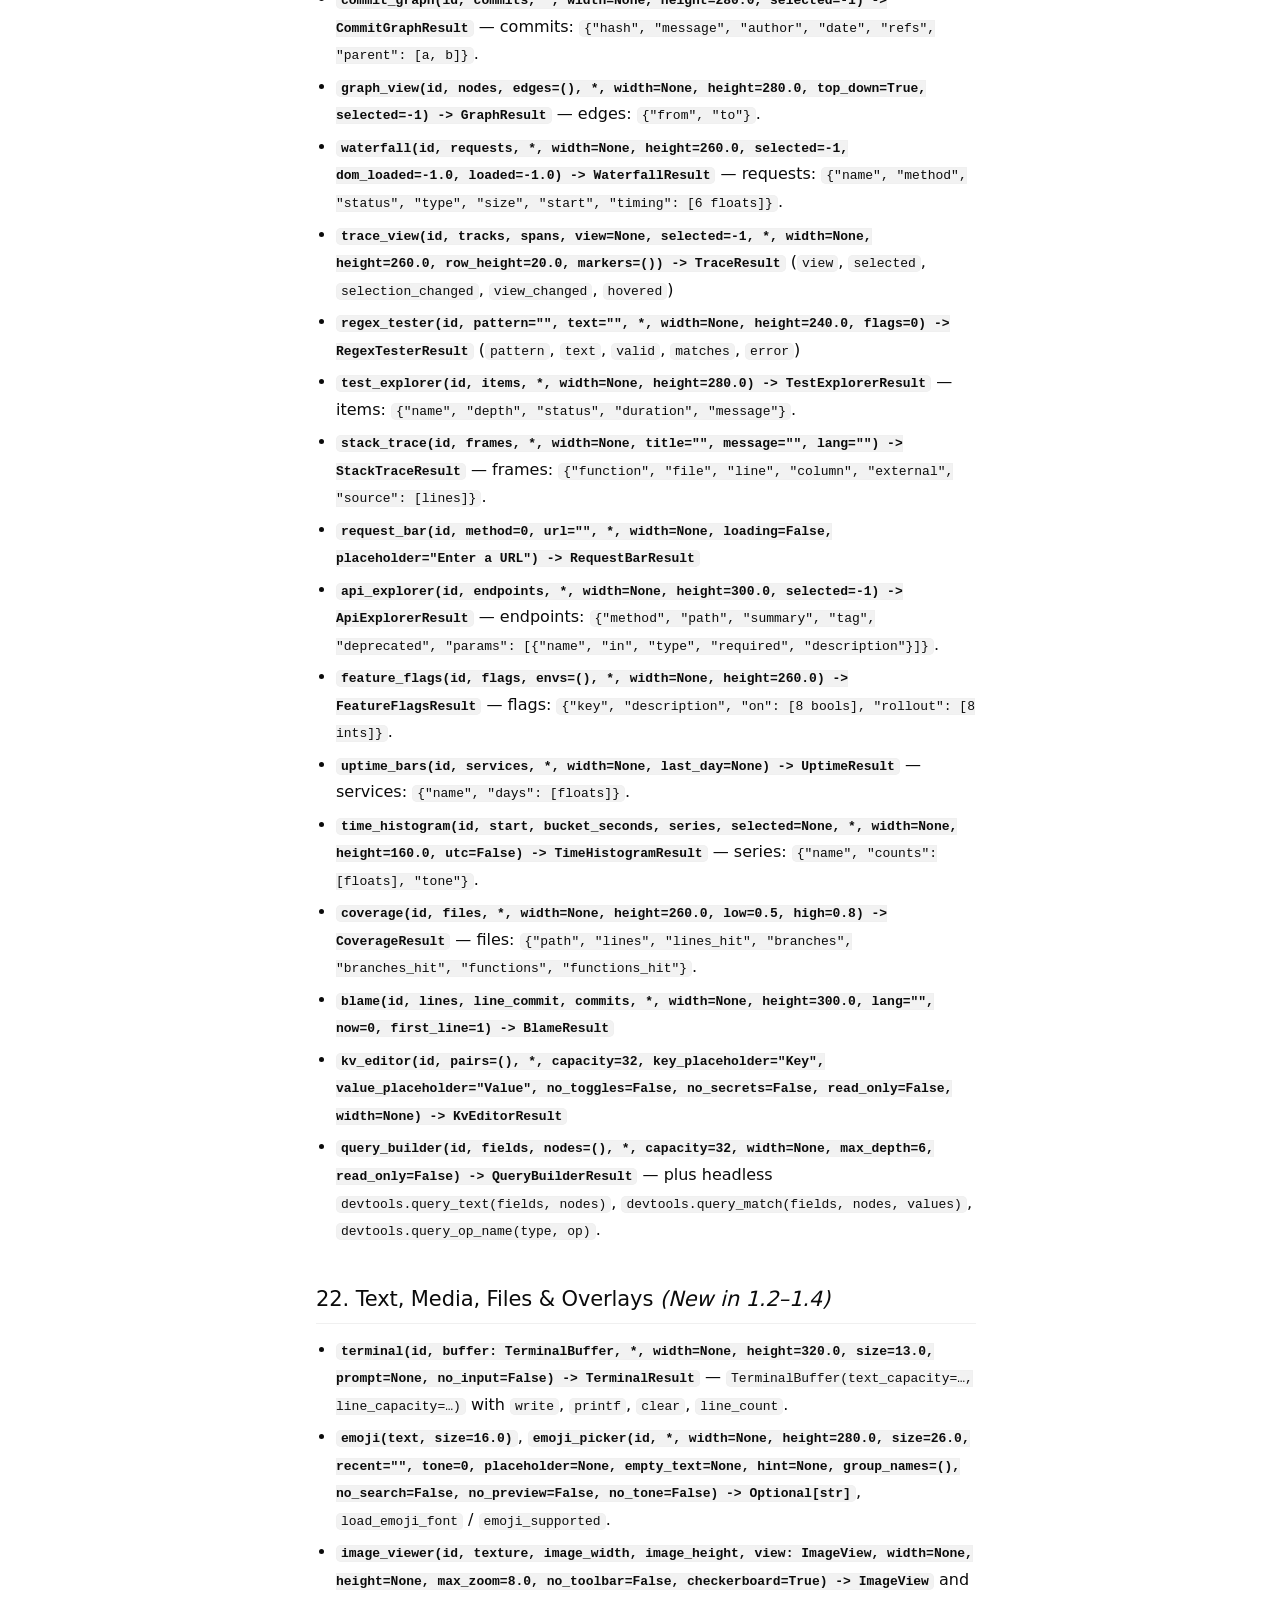
<file: docs/components-reference.html>
<!DOCTYPE html>
<html lang="en" data-theme="light">
<head>
  <meta charset="UTF-8" />
  <meta name="viewport" content="width=device-width, initial-scale=1.0" />
  <title>190+ Components Reference — nexa Documentation</title>
  <meta name="description" content="190+ Components Reference — step-by-step guide and runnable Python examples for nexa (nexa-ui)." />
  <link rel="icon" type="image/svg+xml" href="assets/favicon.svg?v=1.2.0" />
  <link rel="stylesheet" href="assets/styles.css?v=1.2.0" />
  <script>
    try {
      const saved = localStorage.getItem("nexa_theme");
      const dark = saved ? saved === "dark" : matchMedia("(prefers-color-scheme: dark)").matches;
      document.documentElement.dataset.theme = dark ? "dark" : "light";
    } catch (e) {}
  </script>
</head>
<body class="guide-mode">
  <!-- Sticky Top Bar with Reading Progress Hairline -->
  <header class="topbar">
    <div class="topbar-inner">
      <a class="brand" href="index.html">
        <svg class="brand-mark-svg" viewBox="0 0 24 24" fill="none" aria-hidden="true" focusable="false">
          <path d="M12 3.4 L20.6 12 L12 20.6 L3.4 12 Z" stroke="currentColor" stroke-opacity="0.34" stroke-width="1.35" stroke-linejoin="round"/>
          <path fill-rule="evenodd" clip-rule="evenodd"
                d="M12 5.2 C12 9.4 14.6 12 18.8 12 C14.6 12 12 14.6 12 18.8 C12 14.6 9.4 12 5.2 12 C9.4 12 12 9.4 12 5.2 Z M12 9.8 L14.2 12 L12 14.2 L9.8 12 Z"
                fill="currentColor"/>
          <circle cx="12" cy="3.4" r="1.9" fill="var(--accent)"/>
          <circle cx="20.6" cy="12" r="1.7" fill="currentColor"/>
          <circle cx="12" cy="20.6" r="1.7" fill="currentColor"/>
          <circle cx="3.4" cy="12" r="1.7" fill="currentColor"/>
        </svg>
        <span>nexa</span>
        <span class="brand-badge">Docs</span>
      </a>
      <nav class="nav-links" aria-label="Primary">
        <a class="nav-link" href="index.html">Overview</a>
        <a class="nav-link" data-nav="wiki" href="wiki.html">Wiki</a>
        <a class="nav-link" data-nav="guide" href="getting-started.html">Guide</a>
        <a class="nav-link" data-nav="tutorials" href="tutorials.html">Tutorials</a>
        <a class="nav-link active" data-nav="components" href="components.html">Components</a>
        <a class="nav-link" data-nav="changelog" href="changelog.html">Changelog</a>
      </nav>
      <div class="topbar-right">
        <div class="accent-strip" id="header-accent-strip" title="Switch live OKLCH accent"></div>
        <a class="icon-btn" href="https://github.com/x017/nexa" target="_blank" rel="noopener" aria-label="Source on GitHub" title="Source on GitHub">
          <svg viewBox="0 0 24 24" fill="none" stroke="currentColor" stroke-width="2" stroke-linecap="round" stroke-linejoin="round"><path d="M15 22v-4a4.8 4.8 0 0 0-1-3.5c3 0 6-2 6-5.5.08-1.25-.27-2.48-1-3.5.28-1.15.28-2.35 0-3.5 0 0-1 0-3 1.5-2.64-.5-5.36-.5-8 0C6 2 5 2 5 2c-.3 1.15-.3 2.35 0 3.5A5.403 5.403 0 0 0 4 9c0 3.5 3 5.5 6 5.5-.39.49-.68 1.05-.85 1.65-.17.6-.22 1.23-.15 1.85v4"/><path d="M9 18c-4.51 2-5-2-7-2"/></svg>
        </a>
        <button class="icon-btn" id="theme-toggle-btn" type="button" aria-label="Switch theme"></button>
      </div>
    </div>
    <div class="read-progress" id="read-progress"></div>
  </header>

  <!-- Documentation Layout Shell -->
  <div class="docs-shell">
    <!-- Left Chapter Navigation + Instant Filter -->
    <aside class="docs-sidebar" aria-label="Documentation chapters">
      <div class="search-box">
        <input id="docs-search-input" type="search" placeholder="Filter wiki, tutorials &amp; widgets…" autocomplete="off" />
        <span class="search-kbd">Ctrl K</span>
      </div>
      <div class="search-results" id="docs-search-results"></div>
      <nav id="docs-sidebar-nav"><div class="sidebar-group-title">Explore</div><a class="sidebar-link" href="wiki.html">Docs Wiki <span class="badge-new">WIKI</span></a><a class="sidebar-link" href="tutorials.html">All Tutorials Overview</a><a class="sidebar-link" href="components.html">Component Explorer <span class="badge-new">1.4</span></a><a class="sidebar-link" href="changelog.html">Changelog</a><div class="sidebar-group-title">Start Here</div><a class="sidebar-link" href="zero-to-hero.html">0 to Hero: Full Tutorial <span class="badge-new">FULL</span></a><a class="sidebar-link" href="getting-started.html">Getting Started</a><div class="sidebar-group-title">Tutorials</div><a class="sidebar-link" href="tutorial-functional.html">Functional &amp; Procedural</a><a class="sidebar-link" href="tutorial-oop.html">Object-Oriented (OOP)</a><a class="sidebar-link" href="theming-and-styling.html">Theming, Accents &amp; Icons</a><a class="sidebar-link" href="concurrency-and-async.html">Concurrency &amp; Asyncio</a><a class="sidebar-link" href="advanced-rendering-and-packaging.html">Canvas, GPU &amp; Packaging</a><div class="sidebar-group-title">API Reference</div><a class="sidebar-link active" href="components-reference.html">190+ Components Reference</a><div class="sidebar-sublinks"><a class="sidebar-sublink" href="#1-layout-containers-nexa-widgets-layout" data-anchor="1-layout-containers-nexa-widgets-layout">1. Layout &amp; Containers (nexa.widgets.layout)</a><a class="sidebar-sublink" href="#2-text-typography-nexa-widgets-text" data-anchor="2-text-typography-nexa-widgets-text">2. Text &amp; Typography (nexa.widgets.text)</a><a class="sidebar-sublink" href="#3-buttons-actions-nexa-widgets-actions" data-anchor="3-buttons-actions-nexa-widgets-actions">3. Buttons &amp; Actions (nexa.widgets.actions)</a><a class="sidebar-sublink" href="#4-selection-controls-nexa-widgets-selection" data-anchor="4-selection-controls-nexa-widgets-selection">4. Selection Controls (nexa.widgets.selection)</a><a class="sidebar-sublink" href="#5-text-specialized-inputs-nexa-widgets-inputs" data-anchor="5-text-specialized-inputs-nexa-widgets-inputs">5. Text &amp; Specialized Inputs (nexa.widgets.inputs)</a><a class="sidebar-sublink" href="#6-pickers-nexa-widgets-pickers" data-anchor="6-pickers-nexa-widgets-pickers">6. Pickers (nexa.widgets.pickers)</a><a class="sidebar-sublink" href="#7-navigation-nexa-widgets-navigation" data-anchor="7-navigation-nexa-widgets-navigation">7. Navigation (nexa.widgets.navigation)</a><a class="sidebar-sublink" href="#8-overlays-menus-disclosure-nexa-widgets-overlays" data-anchor="8-overlays-menus-disclosure-nexa-widgets-overlays">8. Overlays, Menus &amp; Disclosure (nexa.widgets.overlays)</a><a class="sidebar-sublink" href="#9-feedback-status-badges-nexa-widgets-feedback" data-anchor="9-feedback-status-badges-nexa-widgets-feedback">9. Feedback, Status &amp; Badges (nexa.widgets.feedback)</a><a class="sidebar-sublink" href="#10-data-virtual-lists-tables-grids-code-nexa-widgets-data" data-anchor="10-data-virtual-lists-tables-grids-code-nexa-widgets-data">10. Data, Virtual Lists, Tables, Grids &amp; Code (nexa.widgets.data)</a><a class="sidebar-sublink" href="#11-charts-data-visualization-nexa-widgets-charts" data-anchor="11-charts-data-visualization-nexa-widgets-charts">11. Charts &amp; Data Visualization (nexa.widgets.charts)</a><a class="sidebar-sublink" href="#12-19-planning-ai-social-media-motion-chrome-tools-node-canvas" data-anchor="12-19-planning-ai-social-media-motion-chrome-tools-node-canvas">12–19. Planning, AI, Social, Media, Motion, Chrome, Tools &amp; Node/Canvas</a><a class="sidebar-sublink" href="#20-instruments-nexa-widgets-instruments-new-in-1-4" data-anchor="20-instruments-nexa-widgets-instruments-new-in-1-4">20. Instruments (nexa.widgets.instruments) (New in 1.4)</a><a class="sidebar-sublink" href="#21-developer-tools-nexa-widgets-devtools-new-in-1-3-1-4" data-anchor="21-developer-tools-nexa-widgets-devtools-new-in-1-3-1-4">21. Developer Tools (nexa.widgets.devtools) (New in 1.3/1.4)</a><a class="sidebar-sublink" href="#22-text-media-files-overlays-new-in-1-2-1-4" data-anchor="22-text-media-files-overlays-new-in-1-2-1-4">22. Text, Media, Files &amp; Overlays (New in 1.2–1.4)</a><a class="sidebar-sublink" href="#23-post-1-4-dither-creative-canvas-bars-voice-new-in-1-4" data-anchor="23-post-1-4-dither-creative-canvas-bars-voice-new-in-1-4">23. Post-1.4: Dither, Creative, Canvas &amp; Bars, Voice (New in 1.4+)</a></div></nav>
    </aside>

    <!-- Main Content Area with Procedural Topographic Backdrop -->
    <div class="docs-content-grid docs-main-wrap">
      <div class="docs-art" id="docs-hero-art"></div>

      <div class="docs-page-inner">
        <main class="docs-main">
          <article class="prose" id="docs-article">
<h1 id="complete-component-reference-190-widgets-across-22-domains">Complete Component Reference (190+ Widgets Across 22 Domains)</h1>
<p>Every widget method below is available <strong>both</strong> on <code>ctx: ui.UI</code> (<code>ctx.button(...)</code>) <strong>and</strong> as a top-level function when inside an active frame (<code>import nexa as ui; ui.button(...)</code>).</p>
<p><strong>Colour note:</strong> any parameter documented as <code>color=</code> also accepts <code>fg=</code> as an alias (keyword-only; wins if both are passed). Containers (<code>box</code>, <code>row</code>, <code>column</code>, <code>grid</code>, <code>stack</code>, <code>card</code>) take <code>fg=</code> as the inherited region colour instead — see <em>Theming &amp; Styling</em>.</p>
<hr />
<h2 id="1-layout-containers-nexa-widgets-layout">1. Layout &amp; Containers (<code>nexa.widgets.layout</code>)</h2>
<p>All layout scopes are <strong>unconditional</strong> (<code>with ui.row(...):</code> always enters).</p>
<ul><li><strong><code>box(*, id=None, dir=Direction.COLUMN, width=None, height=None, min_width=0, max_width=0, min_height=0, max_height=0, pad=0, pad_x=0, pad_y=0, pad_top=0, pad_right=0, pad_bottom=0, pad_left=0, gap=0, columns=0, min_column_width=0, wrap=False, align=Align.STRETCH, justify=Justify.START, bg=None, border_color=None, border=0, radius=0, corners=None, elevation=Elevation.NONE, scroll_x=False, scroll_y=False, clip=False, opacity=0)</code></strong> -&gt; <code>BoxScope</code></li><li><strong><code>row(**box_kwargs)</code></strong> — Horizontal flex container (<code>wrap=True</code> enables multi-line flex wrap).</li><li><strong><code>column(**box_kwargs)</code></strong> — Vertical flex container.</li><li><strong><code>stack(**box_kwargs)</code></strong> — Overlapping Z-stack container (<code>Direction.STACK</code>).</li><li><strong><code>grid(columns=0, *, min_column_width=0.0, **box_kwargs)</code></strong> — Responsive CSS-Grid-like multi-column container.</li><li><strong><code>card(*, id=None, width=None, height=None, min_width=0.0, max_width=0.0, pad=0.0, pad_x=0.0, pad_y=0.0, gap=0.0, dir=Direction.COLUMN, align=Align.DEFAULT, wrap=False, hoverable=False, muted=False, selected=False, bg=None, border_color=None)</code></strong> -&gt; <code>CardScope</code> (<code>card.clicked</code> is <code>True</code> when a <code>hoverable=True</code> card is clicked).</li><li><strong><code>scroll(id=None, *, width=None, height=None, horizontal=False, pad=0.0, gap=0.0, fade_edges=False, fade_color=None)</code></strong> -&gt; <code>SimpleScope</code> + <strong><code>scroll_to(scroll_id, y)</code></strong>.</li><li><strong><code>split(id, ratio, *, vertical=False, min_first=0.0, min_second=0.0, width=None, height=None)</code></strong> -&gt; <code>SplitScope</code> (call <code>sp.next()</code> between pane 1 and pane 2; read updated <code>sp.ratio</code>).</li><li><strong><code>spacer()</code></strong> | <strong><code>gap(size)</code></strong> | <strong><code>separator()</code></strong></li><li><strong><code>id_scope(key: str | int)</code></strong> | <strong><code>disabled_scope(disabled: bool = True)</code></strong></li><li>Queries: <strong><code>make_id(key)</code></strong>, <strong><code>last_id</code></strong>, <strong><code>last_hovered</code></strong>, <strong><code>last_rect</code></strong>, <strong><code>get_rect(widget_id)</code></strong>, <strong><code>is_disabled</code></strong>.</li></ul>
<hr />
<h2 id="2-text-typography-nexa-widgets-text">2. Text &amp; Typography (<code>nexa.widgets.text</code>)</h2>
<ul><li><strong><code>text(content, *, font=FontRole.BODY, size=0.0, color=None, align=TextAlign.LEFT, nowrap=False, tabular=False, selectable=False, width=None, line_height=0.0)</code></strong></li><li><strong><code>heading(content, level=2, *, color=None, size=0.0, line_height=0.0, width=None, align=TextAlign.LEFT, bg=None, pad=None, radius=None)</code></strong> (<code>level</code> in <code>1..4</code>; <code>color</code>/<code>size</code> restyle the title, <code>bg</code> draws it on a chip — pass <code>width=ui.FILL</code> for a full-width banner)</li><li><strong><code>label(content)</code></strong> | <strong><code>secondary(content)</code></strong> | <strong><code>muted(content)</code></strong></li><li><strong><code>code(content)</code></strong> — Inline monospace pill (<code>Geist Mono</code>).</li><li><strong><code>kbd(keys)</code></strong> — Styled keycap chord (<code>&quot;Ctrl K&quot;</code>, <code>&quot;Shift Tab&quot;</code>).</li><li><strong><code>link(content) -&gt; bool</code></strong> — Clickable underlined link.</li><li><strong><code>icon(glyph, size=16.0, color=Color.FOREGROUND)</code></strong> — Renders any <code>ui.Icon.*</code> glyph.</li><li>Fonts &amp; metrics: <strong><code>measure_text(content, *, font=FontRole.BODY, size=13.0) -&gt; TextMetrics</code></strong>, <strong><code>font_load_file(path) -&gt; int</code></strong>, <strong><code>font_load_memory(data) -&gt; int</code></strong>, <strong><code>font_set_role(role, font_id)</code></strong>, <strong><code>font_add_fallback(font_id, fallback_font_id)</code></strong>.</li></ul>
<hr />
<h2 id="3-buttons-actions-nexa-widgets-actions">3. Buttons &amp; Actions (<code>nexa.widgets.actions</code>)</h2>
<ul><li><strong><code>button(label, *, variant=ButtonVariant.DEFAULT, size=ControlSize.MD, icon=None, icon_right=None, disabled=False, loading=False, full_width=False, selected=False, tooltip=None, shortcut=None, width=None, color=None) -&gt; bool</code></strong><ul><li><code>ButtonVariant</code>: <code>DEFAULT</code>, <code>PRIMARY</code>, <code>SECONDARY</code>, <code>OUTLINE</code>, <code>GHOST</code>, <code>DANGER</code>, <code>LINK</code>.</li></ul></li><li><strong><code>icon_button(icon, **button_opts) -&gt; bool</code></strong></li><li><strong><code>button_group()</code></strong> -&gt; <code>SimpleScope</code> — Unconditional scope joining child buttons into a segmented bar.</li><li><strong><code>copy_button(id, text_to_copy) -&gt; bool</code></strong></li><li><strong><code>hold_button(label, *, duration=0.0, icon=None, variant=ButtonVariant.DEFAULT) -&gt; bool</code></strong> — Press-and-hold progress button for destructive/financial actions.</li><li><strong><code>confirm_button(label, *, confirm_label=None, icon=None, variant=ButtonVariant.DEFAULT, size=ControlSize.MD, timeout=0.0) -&gt; bool</code></strong> — Two-step morphing confirmation button.</li><li><strong><code>status_button(label, status=Status.IDLE, *, busy_label=None, success_label=None, error_label=None, icon=None, variant=ButtonVariant.PRIMARY, size=ControlSize.MD) -&gt; bool</code></strong> (<code>Status</code>: <code>IDLE</code>, <code>BUSY</code>, <code>SUCCESS</code>, <code>ERROR</code>).</li><li><strong><code>split_button(label, items, *, variant=ButtonVariant.PRIMARY, size=ControlSize.MD, icon=None, item_icons=None, disabled=False) -&gt; int</code></strong> (<code>0</code> = main click, <code>1..N</code> = dropdown item <code>0..N-1</code>, <code>-1</code> = none).</li><li><strong><code>segmented(id, items, index: int, *, size=ControlSize.MD, full_width=False, icons=None) -&gt; int</code></strong></li><li><strong><code>toggle_group(id, labels, values: Sequence[bool], *, icons=None, exclusive=False, icon_only=False, size=ControlSize.MD) -&gt; list[bool]</code></strong></li><li><strong><code>reactions(id, items: Sequence[Reaction]) -&gt; tuple[list[Reaction], int]</code></strong></li><li><strong><code>speed_dial(id, actions: Sequence[SpeedAction], *, icon=None, placement=Placement.TOP, tooltip=None) -&gt; int</code></strong></li><li><strong><code>swipe_item(id, *, left=(), right=())</code></strong> -&gt; <code>SwipeItemScope</code> (<code>SwipeScope</code>; <code>sw.action</code>: <code>0..99</code> left, <code>100+</code> right, <code>-1</code> none).</li><li><strong><code>command_palette(is_open: bool, commands: Sequence[Command]) -&gt; tuple[bool, int]</code></strong></li><li><strong><code>theme_switcher(mode: int, *, with_system=False) -&gt; int</code></strong> | <strong><code>theme_toggle() -&gt; bool</code></strong></li></ul>
<hr />
<h2 id="4-selection-controls-nexa-widgets-selection">4. Selection Controls (<code>nexa.widgets.selection</code>)</h2>
<ul><li><strong><code>checkbox(label, value: bool, *, description=None, disabled=False, indeterminate=False) -&gt; bool</code></strong></li><li><strong><code>switch(label, value: bool, *, description=None, disabled=False) -&gt; bool</code></strong></li><li><strong><code>radio(label, value: int, option: int, *, description=None, disabled=False) -&gt; int</code></strong></li><li><strong><code>radio_group(id, items, index: int) -&gt; int</code></strong></li><li><strong><code>radio_cards(id, choices: Sequence[Choice], index: int, *, columns=0) -&gt; int</code></strong></li><li><strong><code>slider(label, value: float, min_value=0.0, max_value=1.0, *, step=0.0, show_value=False, format=None, disabled=False, width=None) -&gt; float</code></strong></li><li><strong><code>range_slider(label, lo: float, hi: float, min_value=0.0, max_value=1.0) -&gt; tuple[float, float]</code></strong></li><li><strong><code>rating(id, value: int, max_stars=5) -&gt; int</code></strong></li><li><strong><code>chip(label, selected: bool, *, icon=None, disabled=False) -&gt; bool</code></strong></li><li><strong><code>control_tile(label, on: bool, *, icon=None, detail=None, color=None, width=None, wide=False) -&gt; bool</code></strong></li></ul>
<hr />
<h2 id="5-text-specialized-inputs-nexa-widgets-inputs">5. Text &amp; Specialized Inputs (<code>nexa.widgets.inputs</code>)</h2>
<ul><li><strong><code>input(id, value: str, *, max_bytes=512, label=None, placeholder=None, icon=None, hint=None, error=None, password=False, disabled=False, clearable=False, autofocus=False, read_only=False, size=ControlSize.MD, width=None, height=0.0, prefix=None, suffix=None, bg=None, color=None, text_color=None, placeholder_color=None, border_color=None, focus_color=None) -&gt; str</code></strong> (<code>color</code> is an alias of <code>text_color</code>; <code>search</code>/<code>textarea</code>/<code>number</code> take the same colour keys)</li><li><strong><code>search(id, value: str, *, max_bytes=256, **input_opts) -&gt; str</code></strong></li><li><strong><code>textarea(id, value: str, *, max_bytes=4096, height=120.0, **input_opts) -&gt; str</code></strong></li><li><strong><code>number(id, value: float, min_value=-1e12, max_value=1e12, *, label=None, step=1.0, decimals=0, disabled=False, width=None, suffix=None) -&gt; float</code></strong></li><li><strong><code>scrub(label, value: float, min_value: float, max_value: float, *, step=0.0, format=None, suffix=None, icon=None, width=None) -&gt; float</code></strong></li><li><strong><code>money_input(id, value: float, *, label=None, symbol=&quot;$&quot;, code=None, decimals=2, width=None, hint=None) -&gt; float</code></strong></li><li><strong><code>inline_edit(id, value: str, *, max_bytes=256, font=FontRole.BODY, size=0.0, placeholder=None, width=None) -&gt; str</code></strong></li><li><strong><code>tag_input(id, tags: list[str] | str, *, label=None, placeholder=None, max_tags=0, width=None, max_bytes=1024) -&gt; list[str] | str</code></strong></li><li><strong><code>otp_input(id, code: str, length=6) -&gt; tuple[str, bool]</code></strong> (<code>(code, submitted)</code>)</li><li><strong><code>password_strength(password: str) -&gt; int</code></strong> (<code>0..4</code> score)</li><li><strong><code>shortcut_recorder(id, combo: KeyCombo, *, placeholder=None, width=None) -&gt; KeyCombo</code></strong> (+ <code>shortcut_label(combo)</code>, <code>key_name(key)</code>)</li><li><strong><code>signature_pad(id, *, width=None, height=0.0, placeholder=None, ink=None) -&gt; bool</code></strong> (+ <code>signature_strokes(id)</code>, <code>signature_clear(id)</code>)</li><li><strong><code>dropzone(id, *, title=None, description=None, icon=None, accept=None, height=0.0, width=None, compact=False) -&gt; tuple[list[str], bool]</code></strong> (<code>(accepted_paths, browse_clicked)</code> + <code>path_has_extension(path, accept)</code>)</li></ul>
<hr />
<h2 id="6-pickers-nexa-widgets-pickers">6. Pickers (<code>nexa.widgets.pickers</code>)</h2>
<ul><li><strong><code>select(id, items, index: int, *, label=None, placeholder=None, icons=None, searchable=False, disabled=False, width=None, bg=None, color=None, text_color=None, placeholder_color=None, border_color=None, focus_color=None) -&gt; int</code></strong></li><li><strong><code>combobox(id, items, index: int, **select_opts) -&gt; int</code></strong></li><li><strong><code>multi_select(id, items, selected: Sequence[bool], *, label=None, placeholder=None, icons=None, searchable=True, max_chips=0, width=None) -&gt; list[bool]</code></strong></li><li><strong><code>calendar(id, value: Date) -&gt; Date</code></strong></li><li><strong><code>date_picker(id, value: Date, *, label=None, placeholder=None, width=None) -&gt; Date</code></strong></li><li><strong><code>range_calendar(id, value: DateRange, *, months=2) -&gt; DateRange</code></strong></li><li><strong><code>date_range_picker(id, value: DateRange, *, label=None, placeholder=None, width=None, no_presets=False) -&gt; DateRange</code></strong></li><li><strong><code>time_picker(id, hour: int, minute: int, *, label=None, twelve_hour=False, minute_step=1, width=None) -&gt; tuple[int, int]</code></strong></li><li><strong><code>time_dial(id, hour: int, minute: int, *, size=200.0) -&gt; tuple[int, int]</code></strong></li><li><strong><code>wheel_picker(id, items, index: int, *, rows=0, width=None, loop=False, join_left=False, join_right=False) -&gt; int</code></strong></li><li><strong><code>ruler_slider(label, value: float, min_value: float, max_value: float, *, step=0.0, major_every=0, spacing=0.0, format=None, unit=None, width=None) -&gt; float</code></strong></li><li><strong><code>histogram_slider(label, bins, lo: float, hi: float, min_value: float, max_value: float, *, height=0.0, format=None) -&gt; tuple[float, float]</code></strong></li><li><strong><code>color_picker(id, value: ColorLike) -&gt; Color</code></strong></li></ul>
<hr />
<h2 id="7-navigation-nexa-widgets-navigation">7. Navigation (<code>nexa.widgets.navigation</code>)</h2>
<ul><li><strong><code>tabs(id, items, index: int, *, variant=TabsVariant.UNDERLINE, icons=None, full_width=False, bg=None, color=None, active_color=None, indicator_color=None) -&gt; int</code></strong> (<code>TabsVariant</code>: <code>UNDERLINE</code> / <code>LINE</code>, <code>PILL</code>)</li><li><strong><code>nav_section(title)</code></strong> | <strong><code>nav_item(label, *, icon=None, badge=None, selected=False, group=None) -&gt; bool</code></strong></li><li><strong><code>breadcrumb(items) -&gt; int</code></strong> (returns clicked crumb index or <code>-1</code>)</li><li><strong><code>path_bar(id, segments: Sequence[str], *, icon=None, text=None, placeholder=None, size=ControlSize.MD, width=None, menus=False, no_edit=False) -&gt; PathBarResult</code></strong> <em>(New in 1.1)</em> — Editable file-manager / IDE breadcrumb address bar (<code>clicked</code>, <code>submitted</code>, <code>editing</code>) + <strong><code>path_bar_menu(id)</code></strong> (<code>PathBarMenuScope</code> exposing <code>menu.segment</code>).</li><li><strong><code>pagination(id, page: int, page_count: int) -&gt; int</code></strong></li><li><strong><code>stepper(steps, current: int)</code></strong></li><li><strong><code>tab_bar(id, items: Sequence[TabBarItem], selected: int, *, width=None, labels_on_selected_only=False, bg=None, border_color=None, color=None, active_color=None, indicator_color=None) -&gt; int</code></strong></li><li><strong><code>dock(id, *, size=0.0, magnify=0.0)</code></strong> -&gt; <code>SimpleScope</code> + <strong><code>dock_item(icon, label, *, color=None, running=False, badge=0) -&gt; bool</code></strong> + <strong><code>dock_separator()</code></strong></li><li><strong><code>toc(scroll_id, items: Sequence[TocItem]) -&gt; int</code></strong> + <strong><code>toc_anchor(anchor)</code></strong></li></ul>
<hr />
<h2 id="8-overlays-menus-disclosure-nexa-widgets-overlays">8. Overlays, Menus &amp; Disclosure (<code>nexa.widgets.overlays</code>)</h2>
<p>All popup/overlay scopes are <strong>conditional</strong>—always write <code>with ui.dialog(...) as d: if d: ...</code>!</p>
<ul><li><strong><code>tooltip(text)</code></strong> — Attaches a hover tooltip to the immediately preceding widget.</li><li><strong><code>popover(id, *, placement=Placement.BOTTOM_START, width=0.0, pad=0.0, gap=0.0)</code></strong> -&gt; <code>ConditionalScope</code> (<code>popover_open(id)</code>, <code>popover_toggle(id)</code>, <code>popover_is_open(id)</code>, <code>popover_close(id)</code>)</li><li><strong><code>hover_card(id, *, placement=Placement.BOTTOM_START, width=0.0, delay=0.0)</code></strong> -&gt; <code>ConditionalScope</code></li><li><strong><code>confirm_popover(id, *, title=None, description=None, confirm_label=None, cancel_label=None, danger=False, placement=Placement.BOTTOM_START) -&gt; bool</code></strong> (<code>confirm_popover_open(id)</code> or <code>popover_open(id)</code> opens it on the anchor widget)</li><li><strong><code>menu(label, *, icon=None, variant=ButtonVariant.DEFAULT, placement=Placement.BOTTOM_START, width=0.0, icon_only=False)</code></strong> + <strong><code>context_menu(id)</code></strong> + <strong><code>user_menu(name, *, detail=None, status=None, avatar=0, compact=False, placement=Placement.TOP_START, width=0.0)</code></strong><ul><li>Inside menus: <strong><code>menu_item(label, *, icon=None, shortcut=None, danger=False, disabled=False, checked=False) -&gt; bool</code></strong>, <strong><code>menu_separator()</code></strong>, <strong><code>menu_label(text)</code></strong>.</li></ul></li><li><strong><code>dialog(title, is_open: bool, *, description=None, width=0.0, no_close_button=False, persistent=False)</code></strong> -&gt; <code>OpenStateScope</code> (<code>dlg.open</code>) + <strong><code>dialog_footer()</code></strong>.</li><li><strong><code>sheet(title, is_open: bool, *, side=Side.RIGHT, size=0.0, description=None)</code></strong> -&gt; <code>OpenStateScope</code> (<code>sh.open</code>).</li><li><strong><code>accordion(title, is_open: bool)</code></strong> -&gt; <code>OpenStateScope</code> (<code>acc.open</code>).</li><li><strong><code>expandable_card(title, is_open: bool, *, description=None, icon=None, badge=None, badge_tone=Tone.NEUTRAL)</code></strong> -&gt; <code>OpenStateScope</code> (<code>card.open</code>).</li><li><strong><code>expandable_text(id, text, *, lines=3, size=0.0, color=None, fade_to=None) -&gt; bool</code></strong></li></ul>
<hr />
<h2 id="9-feedback-status-badges-nexa-widgets-feedback">9. Feedback, Status &amp; Badges (<code>nexa.widgets.feedback</code>)</h2>
<ul><li><strong><code>toast(title, *, description=None, tone=Tone.NEUTRAL, duration=0.0, action=None, show_timer=False) -&gt; int</code></strong> (+ <code>toast_action_clicked(handle)</code>, <code>toast_dismiss(handle)</code>)</li><li><strong><code>alert(title, *, description=None, tone=Tone.NEUTRAL, icon=None, dismissible=False) -&gt; bool</code></strong></li><li><strong><code>banner(text, is_open: bool, *, tone=Tone.INFO, icon=None, action=None, dismissible=True) -&gt; tuple[bool, bool]</code></strong></li><li><strong><code>progress(value=0.0, *, indeterminate=False, tone=Tone.ACCENT, height=0.0, label=None, show_value=False, width=None, dither=False)</code></strong></li><li><strong><code>progress_ring(label, value: float, *, size=80.0)</code></strong></li><li><strong><code>spinner(size=18.0, *, style=SpinnerStyle.ARC, color=None, track=None)</code></strong> (<code>SpinnerStyle</code>: <code>ARC</code>, <code>COMET</code>, <code>DOT_MATRIX</code>, <code>FILL_DRAIN</code>, <code>RADAR</code>, <code>RIPPLE</code>, <code>UPLOAD</code>, <code>DOWNLOAD</code>, <code>TRANSFER</code>, <code>ORBIT</code>, <code>BOUNCE</code>, <code>SCAN</code>, <code>PULSE</code>, <code>SPIRAL</code>, <code>PLASMA</code>) | <strong><code>loader(*, style=LoaderStyle.DOTS, size=0.0, color=None)</code></strong> (<code>LoaderStyle</code>: <code>DOTS</code>, <code>BARS</code>, <code>PULSE</code>, <code>ORBIT</code>, <code>GRID</code>) | <strong><code>skeleton(width=None, height=16.0)</code></strong></li><li><strong><code>badge(text, *, tone=Tone.NEUTRAL, dot=False, solid=False, icon=None, size=ControlSize.MD)</code></strong></li><li><strong><code>avatar(name, *, size=0.0, image=0, status=None, square=False)</code></strong> | <strong><code>avatar_group(names, *, max_visible=4, size=32.0)</code></strong> | <strong><code>avatar_upload(id, name, image=0, *, size=72.0) -&gt; tuple[int, bool]</code></strong></li><li><strong><code>empty_state(title, *, icon=None, description=None, action=None) -&gt; bool</code></strong></li><li><strong><code>metric(label, value, *, delta=0.0, delta_label=None, spark=None, icon=None, width=None, lower_is_better=False)</code></strong></li><li><strong><code>meter(label, used: float, total: float, unit=&quot;&quot;)</code></strong></li><li><strong><code>countdown(id, seconds_left: float, *, hide_days=False, compact=False)</code></strong></li><li><strong><code>checklist(id, steps: Sequence[CheckStep], *, title=None, description=None) -&gt; tuple[list[CheckStep], int]</code></strong></li></ul>
<hr />
<h2 id="10-data-virtual-lists-tables-grids-code-nexa-widgets-data">10. Data, Virtual Lists, Tables, Grids &amp; Code (<code>nexa.widgets.data</code>)</h2>
<ul><li><strong><code>tree(label, is_open=False, *, icon=None, leaf=False, selected=False)</code></strong> -&gt; <code>TreeScope</code> (<code>OpenStateScope</code>; <code>if tr:</code> for children; <code>tr.open</code> / <code>tr.expanded</code>, <code>tr.clicked</code>) + <strong><code>tree_cell(label, depth, has_children, is_open, *, icon=None) -&gt; bool</code></strong>.</li><li><strong><code>list_item(title, *, icon=None, subtitle=None, trailing=None, selected=False, avatar=None) -&gt; bool</code></strong></li><li><strong><code>virtual_list(id, count: int, row_height: float, height: SizeLike = None)</code></strong> -&gt; <code>VirtualListScope</code> (iterate <code>for i in vl.indices:</code>—renders 1,000,000+ rows in O(visible)!).</li><li><strong><code>reorder(id, order: Sequence[int])</code></strong> -&gt; <code>ReorderScope</code> (<code>with ro.item(pos): ...</code>; read <code>ro.order</code>).</li><li><strong><code>timeline_item(title, *, time=None, description=None, icon=None, tone=Tone.NEUTRAL, last=False)</code></strong></li><li><strong><code>table(id, columns: Sequence[TableColumn], *, sort=None, height=None, striped=False, compact=False, selectable=False, bg=None, border_color=None, header_bg=None, header_color=None, text_color=None, selected_bg=None)</code></strong> -&gt; <code>TableScope</code> (<code>if tbl:</code>; <code>tbl.row(selected=...) -&gt; bool</code>, <code>tbl.cell()</code>, <code>tbl.cell_text(s)</code>, <code>tbl.sort</code>).</li><li><strong><code>data_grid(id, columns: Sequence[GridColumn], row_count: int, *, width=None, height=None, row_height=0.0, selected=None, sort=None, striped=False, cursor=None, hide_checkboxes=False, anchor=None)</code></strong> -&gt; <code>DataGridScope</code> (<code>if dg:</code>; <code>for r in dg.rows:</code>, <code>dg.row(r)</code>, <code>dg.cell_text(s)</code>, <code>dg.edit(val)</code>, <code>dg.selected</code>, <code>dg.sort</code>, <code>dg.cursor</code>, <code>dg.anchor</code>; <code>GridColumn(..., priority=0)</code> hides lower-priority columns gracefully).</li><li><strong><code>tree_table(id, columns: Sequence[GridColumn], nodes: Sequence[TreeNode], *, width=None, height=None, row_height=0.0, root=0, sort=None, cursor=None, guides=True, labels=None, label_fn=None)</code></strong> -&gt; <code>TreeTableScope</code> <em>(New in 1.1)</em> — Virtualized hierarchical tree-grid (<code>for idx in tt.rows(): tt.name(label, icon=...); tt.cell_text(...)</code>; synchronizes <code>TreeNode.flags</code> and exposes <code>tt.events: TreeTableEvents</code>) + <strong><code>tree_sort(nodes, root=-1, *, key=None, reverse=False) -&gt; int</code></strong>.</li><li><strong><code>filter_bar(id, fields: Sequence[FilterField], selected_masks: Sequence[int], search: str, *, max_search_bytes=256) -&gt; tuple[list[int], str]</code></strong></li><li><strong><code>code_block(id, code, *, lang=None, title=None, line_numbers=False, highlight_from=0, highlight_to=0, max_height=0.0, size=0.0, no_header=False)</code></strong></li><li><strong><code>code_editor(id, text: str, *, lang=None, width=None, height=320.0, size=0.0, tab_size=4, use_tabs=False, read_only=False, no_line_numbers=False, autofocus=False, placeholder=None, max_bytes=0) -&gt; CodeEditorResult</code></strong> <em>(New in 1.1)</em> — Multi-line source editor with syntax highlighting, undo/redo, bracket matching &amp; find bar (<code>text, changed = ui.code_editor(...)</code>), plus <strong><code>code_editor_goto(id, line, column=1)</code></strong>, <strong><code>code_editor_select(id, anchor, cursor)</code></strong>, and <strong><code>code_editor_find(id, query=None)</code></strong>.</li><li><strong><code>diff_view(id, old_text, new_text, *, mode=DiffMode.SPLIT, language=None, old_title=None, new_title=None, current=None, context=3, no_fold=False, ignore_eol=False, split_min_width=0.0, width=None, height=340.0, size=0.0) -&gt; DiffResult</code></strong> <em>(New in 1.1)</em> — Side-by-side or inline diff viewer with intraline word diffs &amp; hunk folding, plus <strong><code>diff_view_rows(id, *, offset=0, max_rows=256)</code></strong> and context-free C99 <strong><code>diff_compute(old_text, new_text)</code></strong> / <strong><code>diff_words(old_line, new_line)</code></strong>.</li><li><strong><code>markdown(id, text: str, *, width=None, fit_content=False, size=0.0, color=None, streaming=False, compact=False) -&gt; MarkdownResult</code></strong> <em>(New in 1.1)</em> — Rich CommonMark + GFM renderer (headings, tables, fenced code, GitHub alerts, interactive task lists via <code>res.apply_task(text)</code> or <code>markdown_apply_task(text, res)</code>).</li><li><strong><code>json_view(id, json_text, *, expand_depth=2, max_height=0.0) -&gt; bool</code></strong></li></ul>
<hr />
<h2 id="11-charts-data-visualization-nexa-widgets-charts">11. Charts &amp; Data Visualization (<code>nexa.widgets.charts</code>)</h2>
<ul><li><strong><code>line_chart(id, series: Sequence[Series], *, width=None, height=0.0, labels=None, area=False, no_grid=False, no_legend=False, stacked=False, smooth=False, format=None, min_y=0.0, max_y=0.0, dither=False)</code></strong> — <code>dither=True</code> fills each band with dots that thin out toward the baseline; <code>stacked=True</code> now works for line charts too</li><li><strong><code>bar_chart(id, series: Sequence[Series], *, width=None, height=0.0, labels=None, stacked=False, no_grid=False, no_legend=False, format=None, min_y=0.0, max_y=0.0)</code></strong></li><li><strong><code>donut_chart(id, values, labels, *, width=None, height=0.0, no_legend=False, format=None)</code></strong></li><li><strong><code>sparkline(values, *, width=96.0, height=28.0, color=Color.ACCENT)</code></strong></li><li><strong><code>gauge(label, value: float, *, size=120.0)</code></strong></li><li><strong><code>heatmap(id, values, rows: int, cols: int, *, row_labels=None, col_labels=None, cell=0.0, min_value=0.0, max_value=0.0, color=None, format=None, width=None) -&gt; int</code></strong></li><li><strong><code>calendar_heatmap(id, start: Date, values, *, cell=0.0, color=None, format=None, unit=None) -&gt; int</code></strong></li><li><strong><code>treemap(id, items: Sequence[VizItem], *, width=None, height=0.0, format=None) -&gt; int</code></strong></li><li><strong><code>radar_chart(id, series: Sequence[Series], axes, *, size=0.0, max_value=0.0, format=None, no_legend=False) -&gt; int</code></strong></li><li><strong><code>funnel(id, stages: Sequence[VizItem], *, width=None, height=0.0, format=None, color=None) -&gt; int</code></strong></li><li><strong><code>sankey(id, nodes: Sequence[str], links: Sequence[SankeyLink], *, width=None, height=0.0, format=None, node_width=0.0) -&gt; int</code></strong></li><li><strong><code>waffle(id, items: Sequence[VizItem], *, cell=0.0, columns=0, rows=0, format=None) -&gt; int</code></strong></li><li><strong><code>split_bar(id, items: Sequence[VizItem], *, width=None, height=0.0, format=None, no_legend=False) -&gt; int</code></strong></li><li><strong><code>bar_list(id, items: Sequence[VizItem], *, width=None, format=None, max_rows=0, keep_order=False, color=None) -&gt; int</code></strong></li><li><strong><code>activity_rings(id, rings: Sequence[VizItem], *, size=0.0, thickness=0.0, center=None, caption=None, legend=False) -&gt; int</code></strong></li><li><strong><code>scatter_chart(id, series: Sequence[ScatterSeries], *, width=None, height=0.0, x_label=None, y_label=None, x_format=None, y_format=None, no_legend=False) -&gt; int</code></strong></li></ul>
<hr />
<h2 id="12-19-planning-ai-social-media-motion-chrome-tools-node-canvas">12–19. Planning, AI, Social, Media, Motion, Chrome, Tools &amp; Node/Canvas</h2>
<ul><li><strong>Planning (<code>nexa.widgets.planning</code>)</strong>:<ul><li><code>kanban(id)</code> -&gt; <code>KanbanScope</code> (<code>board.column(title, card_count, *, dot=None, limit=0, width=0.0)</code>, <code>board.card(card_id)</code>, <code>board.move</code>)</li><li><code>week_calendar(id, week_start: Date, events: Sequence[CalEvent], *, start_hour=0.0, end_hour=0.0, hour_height=0.0, height=None, read_only=False) -&gt; tuple[list[CalEvent], int]</code></li><li><code>gantt(id, tasks: Sequence[GanttTask], origin: Date, days: int, *, day_width=0.0, row_height=0.0, height=None, today=-1, read_only=False) -&gt; tuple[list[GanttTask], int]</code></li></ul></li><li><strong>AI &amp; Agents (<code>nexa.widgets.ai</code>)</strong>:<ul><li><code>reasoning(id, *, thinking=False, seconds=0.0, title=None)</code> -&gt; <code>ConditionalScope</code></li><li><code>tool_call(id, name, *, status=TaskStatus.DONE, icon=None, detail=None, input_text=None, output_text=None, seconds=0.0)</code></li><li><code>agent_plan(id, steps: Sequence[PlanStep], *, title=None) -&gt; int</code> | <code>agent_status(text, *, status=TaskStatus.RUNNING, seconds=0.0, icon=None)</code></li><li><code>source_list(id, sources: Sequence[Source]) -&gt; int</code> | <code>citation(number: int, source: Source) -&gt; bool</code></li><li><code>context_meter(id, used: float, limit: float, *, parts=None, unit=None)</code></li><li><code>response_actions(id, *, copy_text=None, vote=0, no_regenerate=False, no_share=False) -&gt; tuple[ResponseActionFlags, int]</code></li><li><code>prompt_suggestions(id, items: Sequence[PromptSuggestion], *, columns=0) -&gt; int</code></li><li><code>model_picker(id, models: Sequence[ModelInfo], selected: int, *, ghost=False, placement=Placement.BOTTOM_START) -&gt; int</code></li><li><code>chat_composer(id, text: str, *, placeholder=None, busy=False, attachments=None, models=None, model=0, max_lines=0, width=None, max_bytes=8192, mic=False, recording=False, levels=None, record_seconds=0.0) -&gt; ComposerResult</code> — <code>mic=True</code> adds the record button; <code>RECORD</code>/<code>CANCEL</code>/<code>VOICE</code> flags drive the recorder state</li><li><code>voice_orb(id, state=VoiceState.IDLE, level=0.0, *, size=0.0, color=None) -&gt; bool</code></li></ul></li><li><strong>Social (<code>nexa.widgets.social</code>)</strong>: <code>chat_message(text, *, mine=False, author=None, time=None, status=None, grouped=False, last_in_group=True, avatar=0, markdown=False) -&gt; Optional[MarkdownResult]</code>, <code>chat_divider</code>, <code>typing_indicator</code>, <code>comment</code>, <code>presence</code>.</li><li><strong>Media (<code>nexa.widgets.media</code>)</strong>: <code>image_load</code>, <code>image_load_bytes</code>, <code>image_create</code>, <code>image_destroy</code>, <code>image</code>, <code>carousel</code>, <code>image_compare</code>, <code>card_stack</code>, <code>waveform</code>, <code>now_playing</code>, <code>counter</code>, <code>ticker</code> (<code>TickerItem</code>).</li><li><strong>Motion (<code>nexa.widgets.motion</code>)</strong>: <code>shimmer_text</code>, <code>typewriter</code>, <code>text_reveal</code>, <code>word_rotate</code>, <code>number_roll</code>, <code>gradient_text</code>, <code>spotlight</code>, <code>animate</code>, <code>animate_spring</code>.</li><li><strong>Desktop Chrome &amp; Docking (<code>nexa.widgets.chrome</code>)</strong>: <code>menu_bar</code> + <code>menu_bar_menu</code>, <code>toolbar(*, style=ToolbarStyle.PLAIN)</code> + <code>toolbar_button</code> / <code>toolbar_toggle</code> / <code>toolbar_separator</code> / <code>toolbar_spacer</code> / <code>toolbar_group</code> / <code>toolbar_radio</code> / <code>toolbar_cycle</code> / <code>toolbar_primary</code> / <code>flyout_mark</code>, <code>status_bar</code> + <code>status_bar_item</code> / <code>status_bar_text</code> / <code>status_bar_progress</code> / <code>status_bar_spacer</code>, <code>doc_tabs</code> (<code>DocTabsResult.apply_to(tabs)</code>), and <em>(New in 1.1)</em> <strong><code>dockspace(id=&quot;dockspace&quot;, *, layout=None, width=None, height=None, min_panel_width=0.0, min_panel_height=0.0, shortcuts=True)</code></strong> + <strong><code>dock_panel(title, is_open=None, *, icon=None, dirty=False)</code></strong> + <strong><code>dock_save(id=&quot;dockspace&quot;) -&gt; str</code></strong> + <strong><code>dock_load(id, layout) -&gt; bool</code></strong>.</li><li><strong>Developer &amp; Creative Studio Tools (<code>nexa.widgets.tools</code>)</strong>: <code>inspector</code> + <code>inspector_group</code>, <code>prop_float</code>, <code>prop_int</code>, <code>prop_text</code>, <code>prop_bool</code>, <code>prop_enum</code>, <code>prop_color</code>, <code>prop_vec</code> / <code>prop_vec2</code> / <code>prop_vec3</code> / <code>prop_vec4</code>, <code>LogBuffer</code> + <code>log_view</code>, plus <em>(New in 1.1)</em>:<ul><li><strong><code>hex_view(id, data, selection=None, *, width=None, height=280.0, base=0, bytes_per_row=16, ranges=None, editable=False, no_ascii=False, no_header=False, size=0.0) -&gt; HexResult</code></strong> + <strong><code>hex_view_goto(id, offset)</code></strong></li><li><strong><code>flame_graph(id, spans, *, view=None, selected=None, width=None, height=240.0, row_height=0.0, min_range=0.0) -&gt; FlameResult</code></strong> + <strong><code>flame_sort(spans)</code></strong> + <strong><code>flame_span_rect(flame_id, span)</code></strong></li><li><strong><code>curve_editor(id, keys, *, capacity=64, x_min=0.0, x_max=1.0, y_min=0.0, y_max=1.0, width=None, height=200.0, x_format=None, y_format=None, x_label=None, y_label=None, selected=None, snap=False, show_playhead=False, playhead=0.0) -&gt; CurveResult</code></strong> + <strong><code>curve_eval(keys, x) -&gt; float</code></strong></li><li><strong><code>gradient_editor(id, stops, *, capacity=32, width=None, height=0.0, selected=None) -&gt; GradientResult</code></strong> + <strong><code>gradient_eval(stops, t) -&gt; Color</code></strong></li><li><strong><code>timeline_editor(id, tracks, time=0.0, *, start=0.0, end=10.0, fps=30.0, ruler=TimelineRuler.SECONDS, view=None, in_point=None, out_point=None, current_track=None, current_key=None, width=None, height=260.0, row_height=0.0, track_width=0.0, toggles=True, free_drag=False, key_headroom=16) -&gt; TimelineEditorResult</code></strong></li></ul></li><li><strong>Node Editor &amp; Vector Canvas (<code>nexa.widgets.nodes_canvas</code>)</strong>: <code>node_editor</code> (<code>ed.node</code>, <code>ed.input</code>, <code>ed.output</code>, <code>ed.content</code>, <code>ed.link</code>, <code>ed.created_links</code>, <code>ed.removed_links</code>, <code>ed.deleted_nodes</code>), <code>canvas(id, width, height, paint)</code>, <code>draw_rect</code>, <code>draw_rect_border</code>, <code>draw_rect_gradient</code>, <code>draw_shadow</code>, <code>draw_line</code>, <code>draw_polyline</code>, <code>draw_polygon</code>, <code>draw_circle</code>, <code>draw_arc</code>, <code>draw_bezier</code>, <code>draw_text</code>, <code>draw_icon</code>, <code>draw_image</code>, <code>push_clip</code>, <code>pop_clip</code>, <code>clip_scope</code>, <code>state_buffer</code>.</li></ul>
<hr />
<h2 id="20-instruments-nexa-widgets-instruments-new-in-1-4">20. Instruments (<code>nexa.widgets.instruments</code>) <em>(New in 1.4)</em></h2>
<ul><li><strong><code>knob(id, value, min=0.0, max=1.0, *, label=None, unit=None, format=None, size=0.0, step=0.0, reset=0.0, bipolar=False, log_scale=False, hide_value=False, disabled=False, color=None) -&gt; float</code></strong></li><li><strong><code>fader(id, value, min=0.0, max=1.0, *, label=None, unit=None, format=None, length=160.0, horizontal=False, step=0.0, reset=0.0, ticks=(), meter=None, meter_channels=1, hide_value=False, disabled=False) -&gt; float</code></strong></li><li><strong><code>level_meter(id, levels, min_db=-48.0, max_db=6.0, *, length=160.0, thickness=10.0, horizontal=False, scale=True, segmented=True, hold=1.6, decay=24.0) -&gt; bool</code></strong></li><li><strong><code>radial_gauge(id, value, min=0.0, max=100.0, *, label=None, unit=None, format=None, size=200.0, sweep=240.0, ticks=5, target=None, bands=(), no_needle=False)</code></strong></li><li><strong><code>readout(label, value, unit=None, detail=None, *, size=ControlSize.MD, tone=Tone.NEUTRAL, accent=False, align=Align.START, width=None)</code></strong></li><li><strong><code>dot_display(text, *, pitch=0.0, color=None, accent=False, no_dim=False, marquee=False, align=Align.START, width=None)</code></strong></li><li><strong><code>dot_chart(id, series: Sequence[DotSeries], count=None, *, width=None, height=220.0, x_min=0.0, x_max=None, x_units=&quot;number&quot;, x_format=None, x_step=0.0, min=None, max=None, format=None, unit=None, pitch=0.0, no_grid=False, no_axis=False, no_readout=False, annotations=()) -&gt; DotChartResult</code></strong></li><li><strong><code>event_track(id, times: list[float], *, capacity=256, min=0.0, max=24.0, width=None, step=0.0, units=&quot;number&quot;, format=None, label_step=0.0, selected=-1, no_add=False, no_remove=False, no_axis=False) -&gt; EventTrackResult</code></strong></li></ul>
<h2 id="21-developer-tools-nexa-widgets-devtools-new-in-1-3-1-4">21. Developer Tools (<code>nexa.widgets.devtools</code>) <em>(New in 1.3/1.4)</em></h2>
<p>Every dev tool takes its rows as plain dicts (or any object with matching attributes) named after the C struct fields, and returns a named tuple:</p>
<ul><li><strong><code>problems(id, diagnostics, *, width=None, height=240.0, no_toolbar=False) -&gt; ProblemsResult</code></strong> — rows: <code>{&quot;message&quot;, &quot;severity&quot;, &quot;file&quot;, &quot;line&quot;, &quot;column&quot;, &quot;source&quot;, &quot;code&quot;}</code>.</li><li><strong><code>pipeline(id, stages, jobs=(), *, width=None, selected=-1) -&gt; PipelineResult</code></strong> — jobs: <code>{&quot;name&quot;, &quot;stage&quot;, &quot;status&quot;, &quot;duration&quot;, &quot;allow_failure&quot;}</code>.</li><li><strong><code>schedule_picker(id, cron=&quot;0 9 * * *&quot;, *, width=None, now=0, utc=False, next_count=3) -&gt; ScheduleResult</code></strong> (<code>changed</code>, <code>valid</code>, <code>next</code>)</li><li><strong><code>keymap(id, bindings, *, width=None, categories=(), mods=(), no_function_row=False) -&gt; KeymapResult</code></strong> — bindings: <code>{&quot;combo&quot;: {&quot;key&quot;: &quot;S&quot;, &quot;mods&quot;: &quot;ctrl&quot;}, &quot;action&quot;: &quot;Save&quot;, &quot;category&quot;: 0}</code>.</li><li><strong><code>commit_graph(id, commits, *, width=None, height=280.0, selected=-1) -&gt; CommitGraphResult</code></strong> — commits: <code>{&quot;hash&quot;, &quot;message&quot;, &quot;author&quot;, &quot;date&quot;, &quot;refs&quot;, &quot;parent&quot;: [a, b]}</code>.</li><li><strong><code>graph_view(id, nodes, edges=(), *, width=None, height=280.0, top_down=True, selected=-1) -&gt; GraphResult</code></strong> — edges: <code>{&quot;from&quot;, &quot;to&quot;}</code>.</li><li><strong><code>waterfall(id, requests, *, width=None, height=260.0, selected=-1, dom_loaded=-1.0, loaded=-1.0) -&gt; WaterfallResult</code></strong> — requests: <code>{&quot;name&quot;, &quot;method&quot;, &quot;status&quot;, &quot;type&quot;, &quot;size&quot;, &quot;start&quot;, &quot;timing&quot;: [6 floats]}</code>.</li><li><strong><code>trace_view(id, tracks, spans, view=None, selected=-1, *, width=None, height=260.0, row_height=20.0, markers=()) -&gt; TraceResult</code></strong> (<code>view</code>, <code>selected</code>, <code>selection_changed</code>, <code>view_changed</code>, <code>hovered</code>)</li><li><strong><code>regex_tester(id, pattern=&quot;&quot;, text=&quot;&quot;, *, width=None, height=240.0, flags=0) -&gt; RegexTesterResult</code></strong> (<code>pattern</code>, <code>text</code>, <code>valid</code>, <code>matches</code>, <code>error</code>)</li><li><strong><code>test_explorer(id, items, *, width=None, height=280.0) -&gt; TestExplorerResult</code></strong> — items: <code>{&quot;name&quot;, &quot;depth&quot;, &quot;status&quot;, &quot;duration&quot;, &quot;message&quot;}</code>.</li><li><strong><code>stack_trace(id, frames, *, width=None, title=&quot;&quot;, message=&quot;&quot;, lang=&quot;&quot;) -&gt; StackTraceResult</code></strong> — frames: <code>{&quot;function&quot;, &quot;file&quot;, &quot;line&quot;, &quot;column&quot;, &quot;external&quot;, &quot;source&quot;: [lines]}</code>.</li><li><strong><code>request_bar(id, method=0, url=&quot;&quot;, *, width=None, loading=False, placeholder=&quot;Enter a URL&quot;) -&gt; RequestBarResult</code></strong></li><li><strong><code>api_explorer(id, endpoints, *, width=None, height=300.0, selected=-1) -&gt; ApiExplorerResult</code></strong> — endpoints: <code>{&quot;method&quot;, &quot;path&quot;, &quot;summary&quot;, &quot;tag&quot;, &quot;deprecated&quot;, &quot;params&quot;: [{&quot;name&quot;, &quot;in&quot;, &quot;type&quot;, &quot;required&quot;, &quot;description&quot;}]}</code>.</li><li><strong><code>feature_flags(id, flags, envs=(), *, width=None, height=260.0) -&gt; FeatureFlagsResult</code></strong> — flags: <code>{&quot;key&quot;, &quot;description&quot;, &quot;on&quot;: [8 bools], &quot;rollout&quot;: [8 ints]}</code>.</li><li><strong><code>uptime_bars(id, services, *, width=None, last_day=None) -&gt; UptimeResult</code></strong> — services: <code>{&quot;name&quot;, &quot;days&quot;: [floats]}</code>.</li><li><strong><code>time_histogram(id, start, bucket_seconds, series, selected=None, *, width=None, height=160.0, utc=False) -&gt; TimeHistogramResult</code></strong> — series: <code>{&quot;name&quot;, &quot;counts&quot;: [floats], &quot;tone&quot;}</code>.</li><li><strong><code>coverage(id, files, *, width=None, height=260.0, low=0.5, high=0.8) -&gt; CoverageResult</code></strong> — files: <code>{&quot;path&quot;, &quot;lines&quot;, &quot;lines_hit&quot;, &quot;branches&quot;, &quot;branches_hit&quot;, &quot;functions&quot;, &quot;functions_hit&quot;}</code>.</li><li><strong><code>blame(id, lines, line_commit, commits, *, width=None, height=300.0, lang=&quot;&quot;, now=0, first_line=1) -&gt; BlameResult</code></strong></li><li><strong><code>kv_editor(id, pairs=(), *, capacity=32, key_placeholder=&quot;Key&quot;, value_placeholder=&quot;Value&quot;, no_toggles=False, no_secrets=False, read_only=False, width=None) -&gt; KvEditorResult</code></strong></li><li><strong><code>query_builder(id, fields, nodes=(), *, capacity=32, width=None, max_depth=6, read_only=False) -&gt; QueryBuilderResult</code></strong> — plus headless <code>devtools.query_text(fields, nodes)</code>, <code>devtools.query_match(fields, nodes, values)</code>, <code>devtools.query_op_name(type, op)</code>.</li></ul>
<h2 id="22-text-media-files-overlays-new-in-1-2-1-4">22. Text, Media, Files &amp; Overlays <em>(New in 1.2–1.4)</em></h2>
<ul><li><strong><code>terminal(id, buffer: TerminalBuffer, *, width=None, height=320.0, size=13.0, prompt=None, no_input=False) -&gt; TerminalResult</code></strong> — <code>TerminalBuffer(text_capacity=…, line_capacity=…)</code> with <code>write</code>, <code>printf</code>, <code>clear</code>, <code>line_count</code>.</li><li><strong><code>emoji(text, size=16.0)</code></strong>, <strong><code>emoji_picker(id, *, width=None, height=280.0, size=26.0, recent=&quot;&quot;, tone=0, placeholder=None, empty_text=None, hint=None, group_names=(), no_search=False, no_preview=False, no_tone=False) -&gt; Optional[str]</code></strong>, <code>load_emoji_font</code> / <code>emoji_supported</code>.</li><li><strong><code>image_viewer(id, texture, image_width, image_height, view: ImageView, width=None, height=None, max_zoom=8.0, no_toolbar=False, checkerboard=True) -&gt; ImageView</code></strong> and <strong><code>cropper(id, texture, image_width, image_height, crop: Rect, width=None, height=None, aspect=0.0, round_=False, min_size=16.0) -&gt; tuple[Rect, bool]</code></strong>.</li><li><strong><code>file_browser(id, path, *, width=None, height=380.0, filter=None, folders_only=False, hidden=False, places=(), no_places=False, max_entries=20000) -&gt; FileBrowserResult</code></strong> (updated folder on <code>result.path</code>), <strong><code>file_picker(id, path, title=None, *, save=False, folders=False, start=None, name=None, filter=None, filter_label=None) -&gt; FilePickerResult</code></strong>, and headless <strong><code>fs_list(path=&quot;.&quot;, hidden=False, max_entries=4096) -&gt; list[FileEntry]</code></strong>.</li><li><strong><code>month_calendar(id, month: Date, events=(), selected=None, *, first_weekday=0, cell_height=104.0, month_names=(), day_names=(), hour12=False) -&gt; MonthResult</code></strong> (<code>MonthEvent(title, start, end=None, time=0.0, all_day=False, tone=…)</code>).</li><li><strong><code>tour(id, steps: Sequence[TourStep], step, *, width=300.0, padding=6.0, block_target=False, next_label=None, back_label=None, done_label=None, count_format=None) -&gt; tuple[int, str]</code></strong> — actions are <code>none</code>, <code>next</code>, <code>back</code>, <code>done</code>, <code>skipped</code>.</li><li><strong><code>candlestick(id, candles: Sequence[Candle], *, width=None, height=240.0, labels=None, format=None, overlays=(), no_volume=False, ohlc=False, up=None, down=None) -&gt; int</code></strong> and <code>annotations=</code> on every chart (<code>ChartAnnotation</code>).</li><li><strong>Right-to-left</strong>: <code>direction=</code> on <code>text</code>, <code>row</code>, <code>column</code>, <code>box</code>, <code>grid</code>, <code>stack</code> (<code>ui.TextDirection.LTR/RTL/AUTO</code>); glyph shaping is compiled in by default (<code>--no-rtl</code> to drop it).</li><li><strong>Typography</strong>: <code>use_font(path | bytes, *, family=None, roles=(BODY, MEDIUM, DISPLAY), fallbacks=())</code>, <code>use_system_font(family)</code>, <code>use_rtl_font(family=None)</code>, <code>load_font(source, *, fallbacks=())</code>, plus <code>font_load_file</code> / <code>font_load_memory</code> / <code>font_set_role</code> / <code>font_add_fallback</code>; discovery helpers live in <code>nexa.fonts</code> (<code>find_system_font</code>, <code>find_rtl_font</code>, <code>list_system_fonts</code>, <code>supports_text_shaping</code>).</li><li><strong>Context helpers</strong>: <code>UI.request_wakeup(seconds)</code>, <code>UI.set_strings(...)</code> / <code>UI.get_strings()</code>, <code>UI.response_status(status, seconds=, size=)</code>, <code>UI.is_software()</code>, and the context-free <code>ui.regex_search</code>, <code>ui.cron_next</code>, <code>ui.cron_describe</code>, <code>ui.url_params</code>, <code>ui.url_set_params</code>, <code>ui.http_reason</code>, <code>ui.http_method_name</code>.</li></ul>
<hr />
<h2 id="23-post-1-4-dither-creative-canvas-bars-voice-new-in-1-4">23. Post-1.4: Dither, Creative, Canvas &amp; Bars, Voice <em>(New in 1.4+)</em></h2>
<p>Synced from CUI master after v1.4.0. Every example below runs in <code>examples/dither.py</code>, <code>examples/creative.py</code>, <code>examples/voice.py</code> and <code>examples/studio.py</code>.</p>
<ul><li><strong>Dither family</strong> (<code>nexa.widgets.feedback</code> / <code>nexa.widgets.overlays</code>):<ul><li><code>veil(id, revealed=False, *, label=None, hint=None, toggle=True, radius=0.0, color=None, width=None) -&gt; VeilScope</code> — read <code>scope.revealed</code> after the block; a click/Enter/Space dissolves the cover.</li><li><code>pattern_meter(id, parts: Sequence[MeterPart], *, total=0.0, label=None, unit=None, format=None, free_label=None, grayscale=False, no_legend=False, height=0.0, width=None) -&gt; int</code> — <code>MeterPart(name, value, color=None, density=0.0)</code>; returns the focused part or <code>-1</code>.</li><li><code>status_spinner(id, status: Status, *, size=0.0, color=None, keep_visible=False) -&gt; bool</code> — ring → check/cross; <code>False</code> once it has nothing left to show.</li><li><code>skeleton_group(*, dither=False, width=None, gap=8.0) -&gt; SimpleScope</code> — placeholders inside share one shine.</li><li><code>spinner(size=18.0, *, style=SpinnerStyle.ARC, color=None, track=None)</code> and <code>progress(..., dither=True)</code>, <code>line_chart(..., dither=True, stacked=True)</code>.</li></ul></li><li><strong>Creative controls</strong> (<code>nexa.widgets.creative</code>):<ul><li><code>status_tag(label, status=TagStatus.PENDING, *, size=ControlSize.MD, removable=False, icon=None, tone=None, id=None) -&gt; bool</code></li><li><code>ratio_slider(first, second, ratio, *, tone=Tone.NEUTRAL, step=0.0, height=0.0, width=None, disabled=False) -&gt; float</code></li><li><code>gradient_slider(label, value, *, min=0.0, max=1.0, track=GradientTrack.HUE, stops=None, color=None, step=0.0, format=None, value_text=None, swatch=False, tool=None, tool_tooltip=None, tool_on=False, plain=False, disabled=False) -&gt; WellResult</code></li><li><code>step_slider(label, value, *, min=0, max=10, labels=None, format=None, value_text=None, tool=None, tool_tooltip=None, tool_on=False, plain=False, disabled=False) -&gt; WellResult</code></li><li><code>palette_strip(label, colors: list, locked: list | None = None, *, seed=None, value_text=None, no_shuffle=False, height=32.0, plain=False) -&gt; bool</code> — <code>colors</code>/<code>locked</code> update in place.</li><li><code>aspect_picker(label, index, *, ratios=None, custom=True, custom_label=None, base=0, value_text=None, plain=False) -&gt; int</code> — <code>ratios</code> are <code>(w, h[, label])</code> tuples.</li><li><code>option_action(label, items, index, *, icon=None, tooltip=None, action_on=False, action_disabled=False, value_text=None, plain=False) -&gt; WellResult</code></li><li><code>seed_field(label, seed, locked=False, *, value_text=None, random_text=None, fixed_text=None, plain=False) -&gt; SeedResult</code></li><li><code>WellResult(value, changed, action)</code> / <code>SeedResult(seed, locked, changed)</code> unpack like tuples.</li></ul></li><li><strong>Canvas &amp; bars</strong> (<code>nexa.widgets.chrome</code> / <code>nodes_canvas</code> / <code>selection</code> / <code>text</code> / <code>media</code>):<ul><li><code>toolbar(id=&quot;toolbar&quot;, *, no_border=False, style=ToolbarStyle.PLAIN)</code> with <code>toolbar_group() -&gt; SimpleScope</code>, <code>toolbar_radio(id, icons, index, *, labels=None) -&gt; int</code>, <code>toolbar_cycle(id, items, index, **tool) -&gt; int</code>, <code>toolbar_primary(icon=None, **tool) -&gt; bool</code>, <code>flyout_mark()</code>; <code>toolbar_button</code>/<code>toolbar_toggle</code> gained <code>tone=</code> and <code>flyout=</code>.</li><li><code>format_bar(id, fmt: TextFormat, *, styles=None, colors=None, footer=None, footer_keys=None, delete_question=None, no_delete=False, no_more=False) -&gt; FormatBarResult</code> — edits <code>fmt</code> in place; flags are <code>changed</code>/<code>link</code>/<code>delete</code>/<code>more</code>.</li><li><code>live_cursors(id, users: Sequence[LiveUser], *, view=None, no_glide=False)</code>, <code>presence_pill(id, users, *, size=0.0, max_visible=0)</code>, <code>selection_ring(color, *, name=None, radius=0.0)</code> — <code>LiveUser(name, x, y, *, color=None, tone=…, says=None, speaking=False, away=False, avatar=0)</code>.</li><li><code>canvas_controls(id, view: NodeView, *, steps=None, content=None, toggles=None, no_fit=False, start_side=False) -&gt; CanvasControlsResult</code> — updates <code>view</code> and each <code>CanvasToggle.on</code> in place; flags are <code>zoomed</code>/<code>fit</code>/<code>toggled</code>.</li><li><code>selection_bar(id, actions: Sequence[SelectionAction], selected: list, *, count_format=None, anchor=0, no_escape=False) -&gt; int</code> — returns the action index, <code>-1</code> (none) or <code>-2</code> (cleared); <code>selected</code> updates in place.</li><li><code>result_card(id, image, title, *, caption=None, badge=None, badge_tone=Tone.NEUTRAL, image_w=0, image_h=0, width=None, aspect=1.25) -&gt; bool</code></li></ul></li><li><strong>Voice</strong> (<code>nexa.widgets.media</code>):<ul><li><code>voice_wave(id, levels, *, clip=False, progress=0.0, owners=None, owner=0, color=None, pitch=0.0, step=0.0, width=None) -&gt; float</code> — returns the updated <code>progress</code> (seek by click/drag/arrows).</li><li><code>voice_note(id, levels, duration, *, position=0.0, speed=1.0, playing=False, mine=False, width=None) -&gt; VoiceNoteResult</code> — <code>position</code>/<code>speed</code>/<code>playing</code> written back.</li><li><code>voice_session(id, state: VoiceState, levels=None, *, owners=None, label=None, transcript=None, upcoming=None, speaker=0, you=None, assistant=None, muted=None, no_end=False, width=None) -&gt; int</code> — <code>muted</code> is a one-element list updated in place.</li></ul></li><li><strong>App &amp; UI</strong>:<ul><li><code>UI.set_clipboard(text)</code> / <code>UI.get_clipboard() -&gt; str</code> — the same platform hooks the copy button uses.</li><li><code>App.follow_system_theme(follow=True)</code> — Light/Dark/<strong>System</strong> theme switcher (constructor kwarg already existed).</li></ul></li></ul><div class="pager-nav"><a class="pager-card prev" href="advanced-rendering-and-packaging.html"><span>← Previous</span><strong>Canvas, GPU &amp; Packaging</strong></a><div></div></div>
          </article>

          <!-- Subtle Closing Procedural Topographic Band -->
          <section class="home-cta compact" id="docs-cta-band">
            <div class="home-cta-body">
              <h2>Explore the 16 runnable examples</h2>
              <p>Every tutorial &amp; 1.1 studio pattern—including the complete <code>zero_to_hero.py</code> Pulse Studio capstone—is ready to run inside <code>examples/</code>.</p>
              <div class="hero-actions">
                <a class="btn btn-primary" href="https://github.com/x017/nexa/tree/main/examples" target="_blank" rel="noopener">Browse examples/ →</a>
                <a class="btn" href="wiki.html">Open Docs Wiki</a>
                <a class="btn" href="index.html">Back to Overview</a>
              </div>
            </div>
          </section>
        </main>

        <!-- Right Table of Contents -->
        <aside class="docs-toc" aria-label="On this page">
          <div class="toc-title">On this page</div>
          <nav id="docs-toc-links"><a class="toc-link" href="#1-layout-containers-nexa-widgets-layout" data-anchor="1-layout-containers-nexa-widgets-layout">1. Layout &amp; Containers (nexa.widgets.layout)</a><a class="toc-link" href="#2-text-typography-nexa-widgets-text" data-anchor="2-text-typography-nexa-widgets-text">2. Text &amp; Typography (nexa.widgets.text)</a><a class="toc-link" href="#3-buttons-actions-nexa-widgets-actions" data-anchor="3-buttons-actions-nexa-widgets-actions">3. Buttons &amp; Actions (nexa.widgets.actions)</a><a class="toc-link" href="#4-selection-controls-nexa-widgets-selection" data-anchor="4-selection-controls-nexa-widgets-selection">4. Selection Controls (nexa.widgets.selection)</a><a class="toc-link" href="#5-text-specialized-inputs-nexa-widgets-inputs" data-anchor="5-text-specialized-inputs-nexa-widgets-inputs">5. Text &amp; Specialized Inputs (nexa.widgets.inputs)</a><a class="toc-link" href="#6-pickers-nexa-widgets-pickers" data-anchor="6-pickers-nexa-widgets-pickers">6. Pickers (nexa.widgets.pickers)</a><a class="toc-link" href="#7-navigation-nexa-widgets-navigation" data-anchor="7-navigation-nexa-widgets-navigation">7. Navigation (nexa.widgets.navigation)</a><a class="toc-link" href="#8-overlays-menus-disclosure-nexa-widgets-overlays" data-anchor="8-overlays-menus-disclosure-nexa-widgets-overlays">8. Overlays, Menus &amp; Disclosure (nexa.widgets.overlays)</a><a class="toc-link" href="#9-feedback-status-badges-nexa-widgets-feedback" data-anchor="9-feedback-status-badges-nexa-widgets-feedback">9. Feedback, Status &amp; Badges (nexa.widgets.feedback)</a><a class="toc-link" href="#10-data-virtual-lists-tables-grids-code-nexa-widgets-data" data-anchor="10-data-virtual-lists-tables-grids-code-nexa-widgets-data">10. Data, Virtual Lists, Tables, Grids &amp; Code (nexa.widgets.data)</a><a class="toc-link" href="#11-charts-data-visualization-nexa-widgets-charts" data-anchor="11-charts-data-visualization-nexa-widgets-charts">11. Charts &amp; Data Visualization (nexa.widgets.charts)</a><a class="toc-link" href="#12-19-planning-ai-social-media-motion-chrome-tools-node-canvas" data-anchor="12-19-planning-ai-social-media-motion-chrome-tools-node-canvas">12–19. Planning, AI, Social, Media, Motion, Chrome, Tools &amp; Node/Canvas</a><a class="toc-link" href="#20-instruments-nexa-widgets-instruments-new-in-1-4" data-anchor="20-instruments-nexa-widgets-instruments-new-in-1-4">20. Instruments (nexa.widgets.instruments) (New in 1.4)</a><a class="toc-link" href="#21-developer-tools-nexa-widgets-devtools-new-in-1-3-1-4" data-anchor="21-developer-tools-nexa-widgets-devtools-new-in-1-3-1-4">21. Developer Tools (nexa.widgets.devtools) (New in 1.3/1.4)</a><a class="toc-link" href="#22-text-media-files-overlays-new-in-1-2-1-4" data-anchor="22-text-media-files-overlays-new-in-1-2-1-4">22. Text, Media, Files &amp; Overlays (New in 1.2–1.4)</a><a class="toc-link" href="#23-post-1-4-dither-creative-canvas-bars-voice-new-in-1-4" data-anchor="23-post-1-4-dither-creative-canvas-bars-voice-new-in-1-4">23. Post-1.4: Dither, Creative, Canvas &amp; Bars, Voice (New in 1.4+)</a></nav>
        </aside>
      </div>
    </div>
  </div>

  <script src="assets/search-index.js?v=1.2.0" defer></script>
  <script src="assets/dither.js?v=1.2.0" defer></script>
  <script src="assets/site.js?v=1.2.0" defer></script>
</body>
</html>
</file>
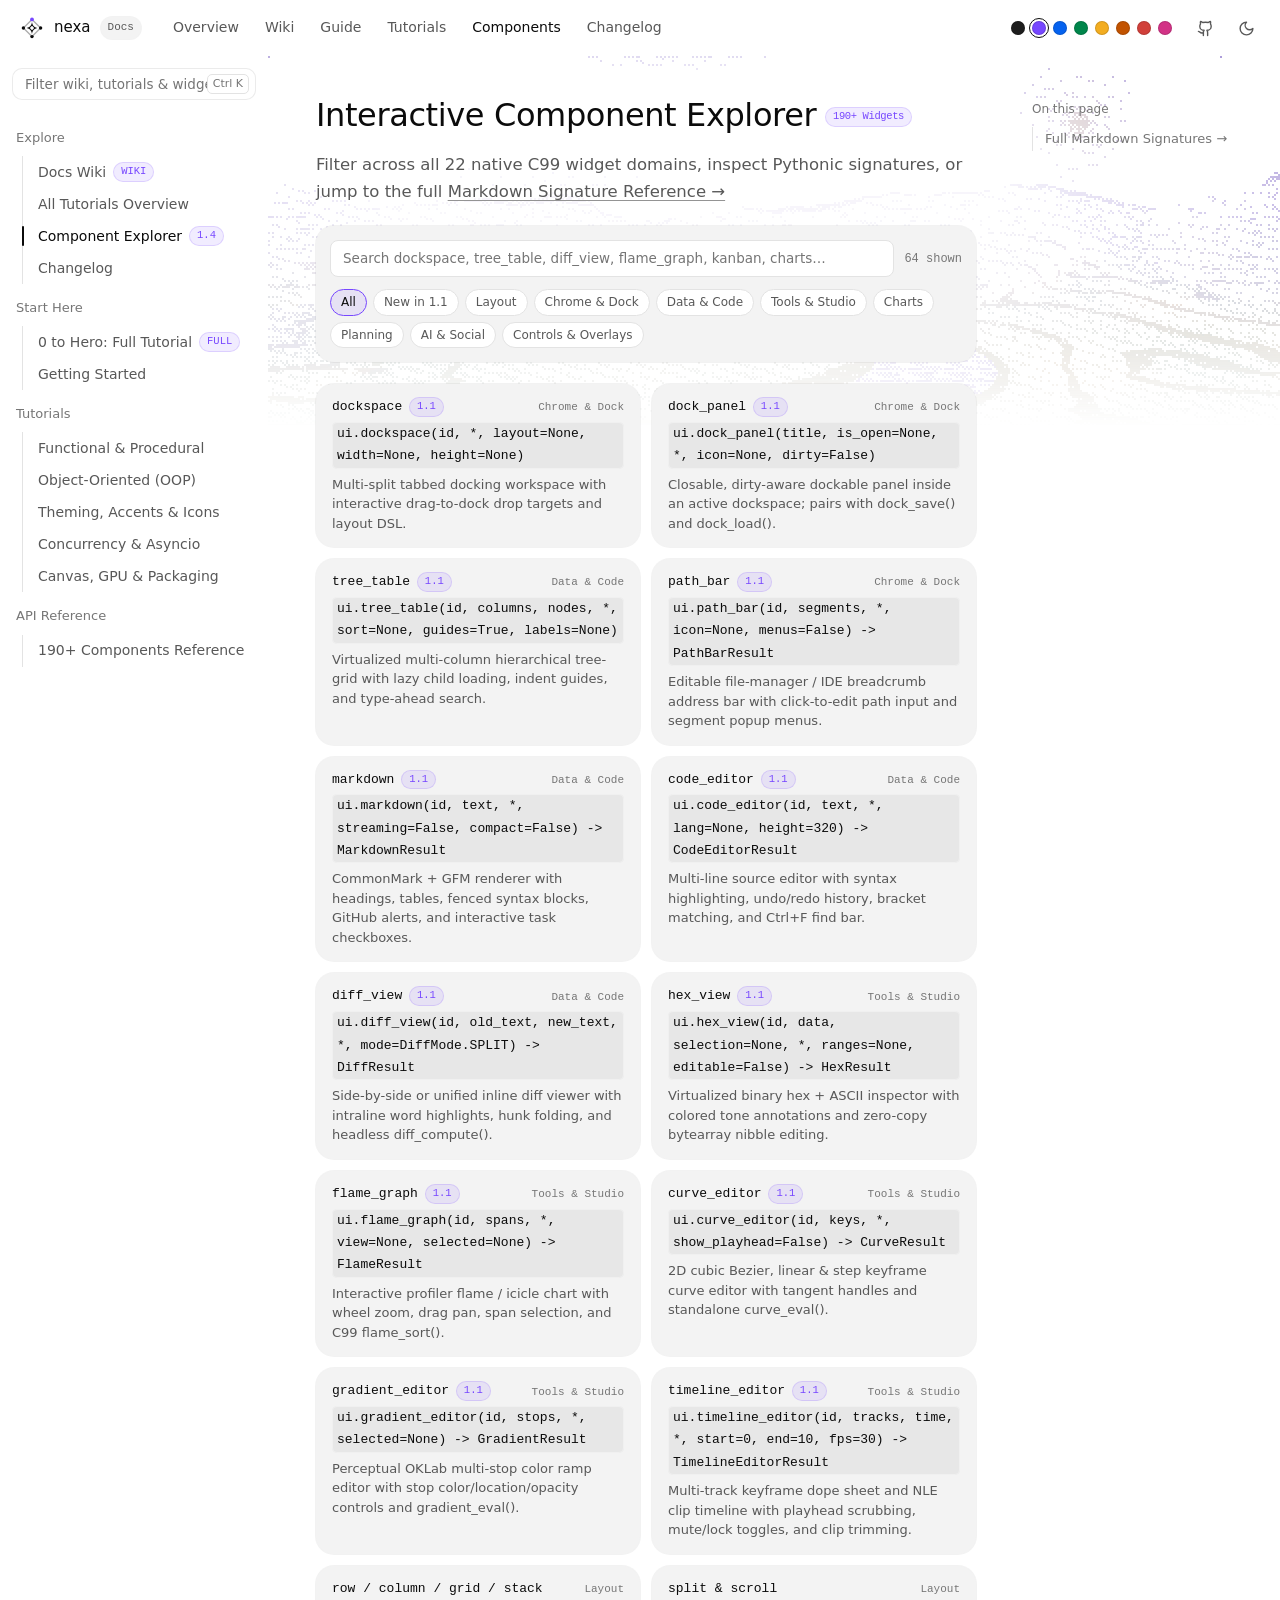
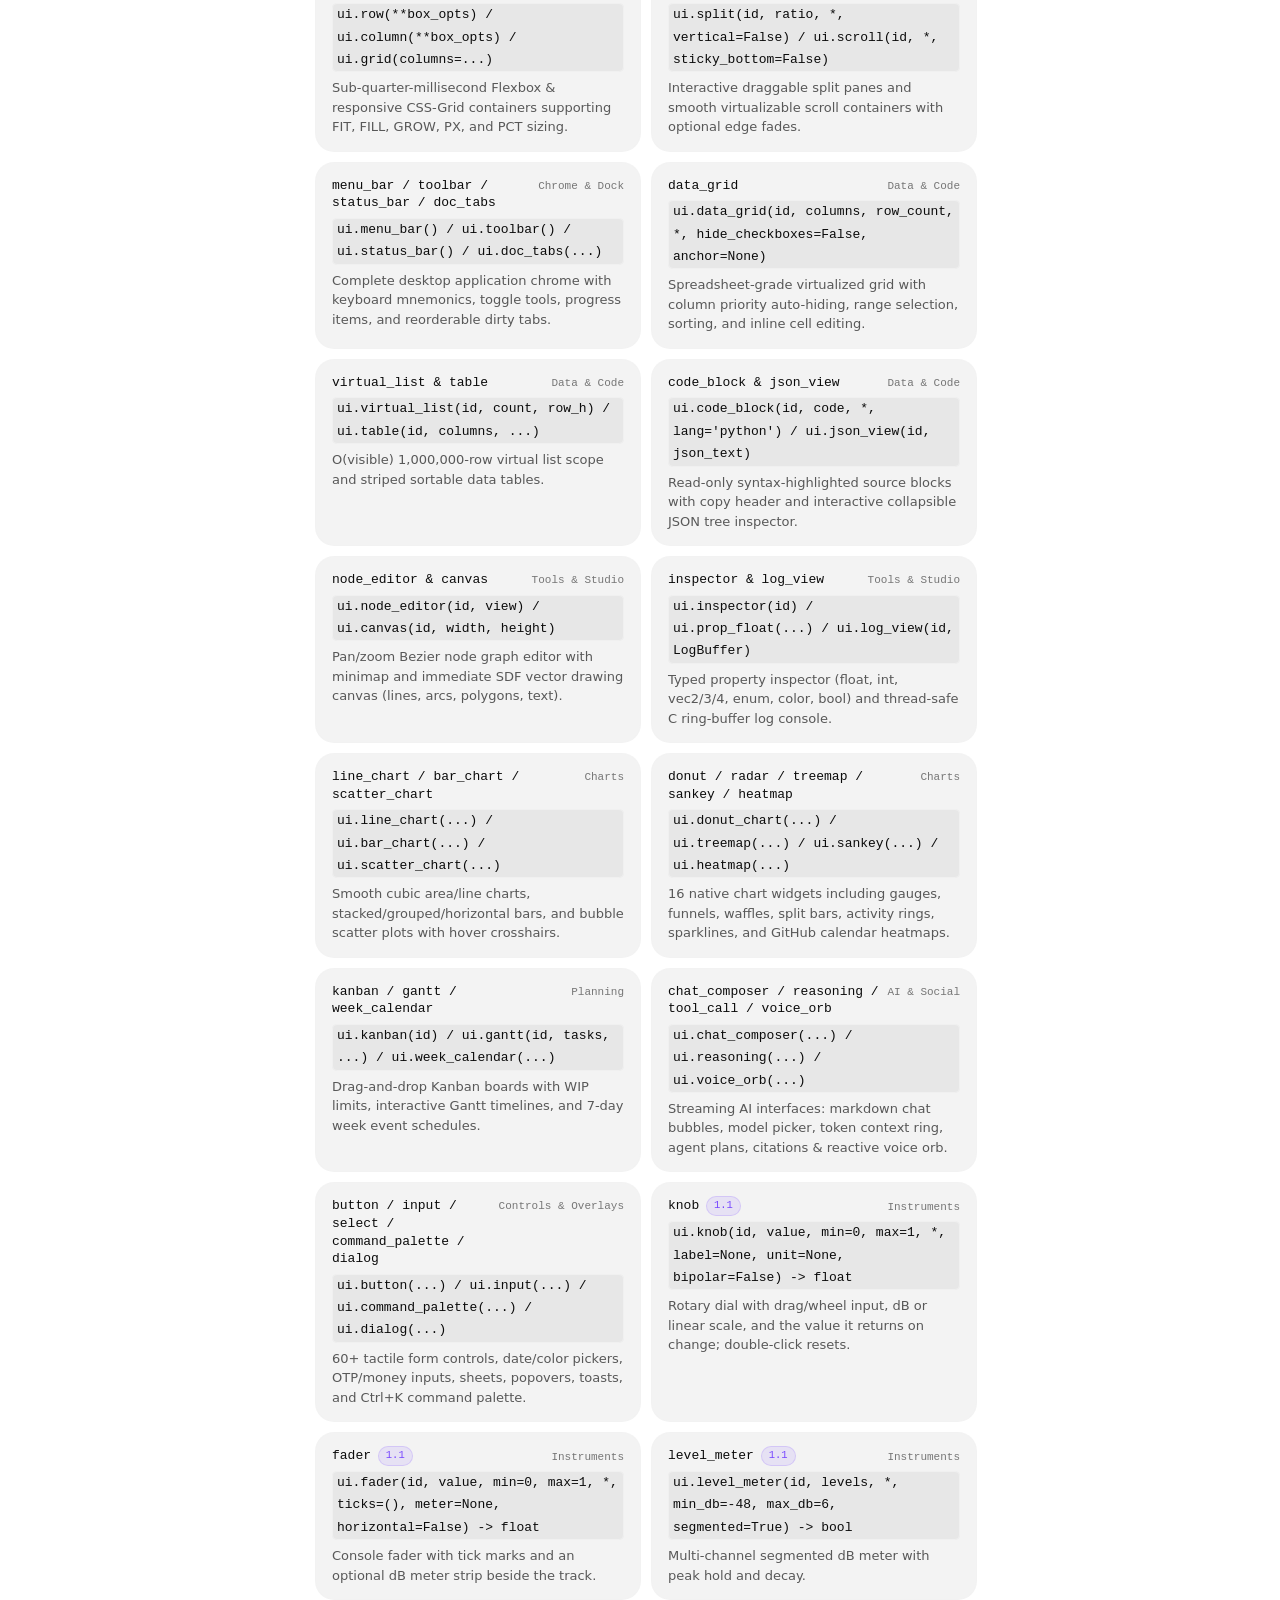
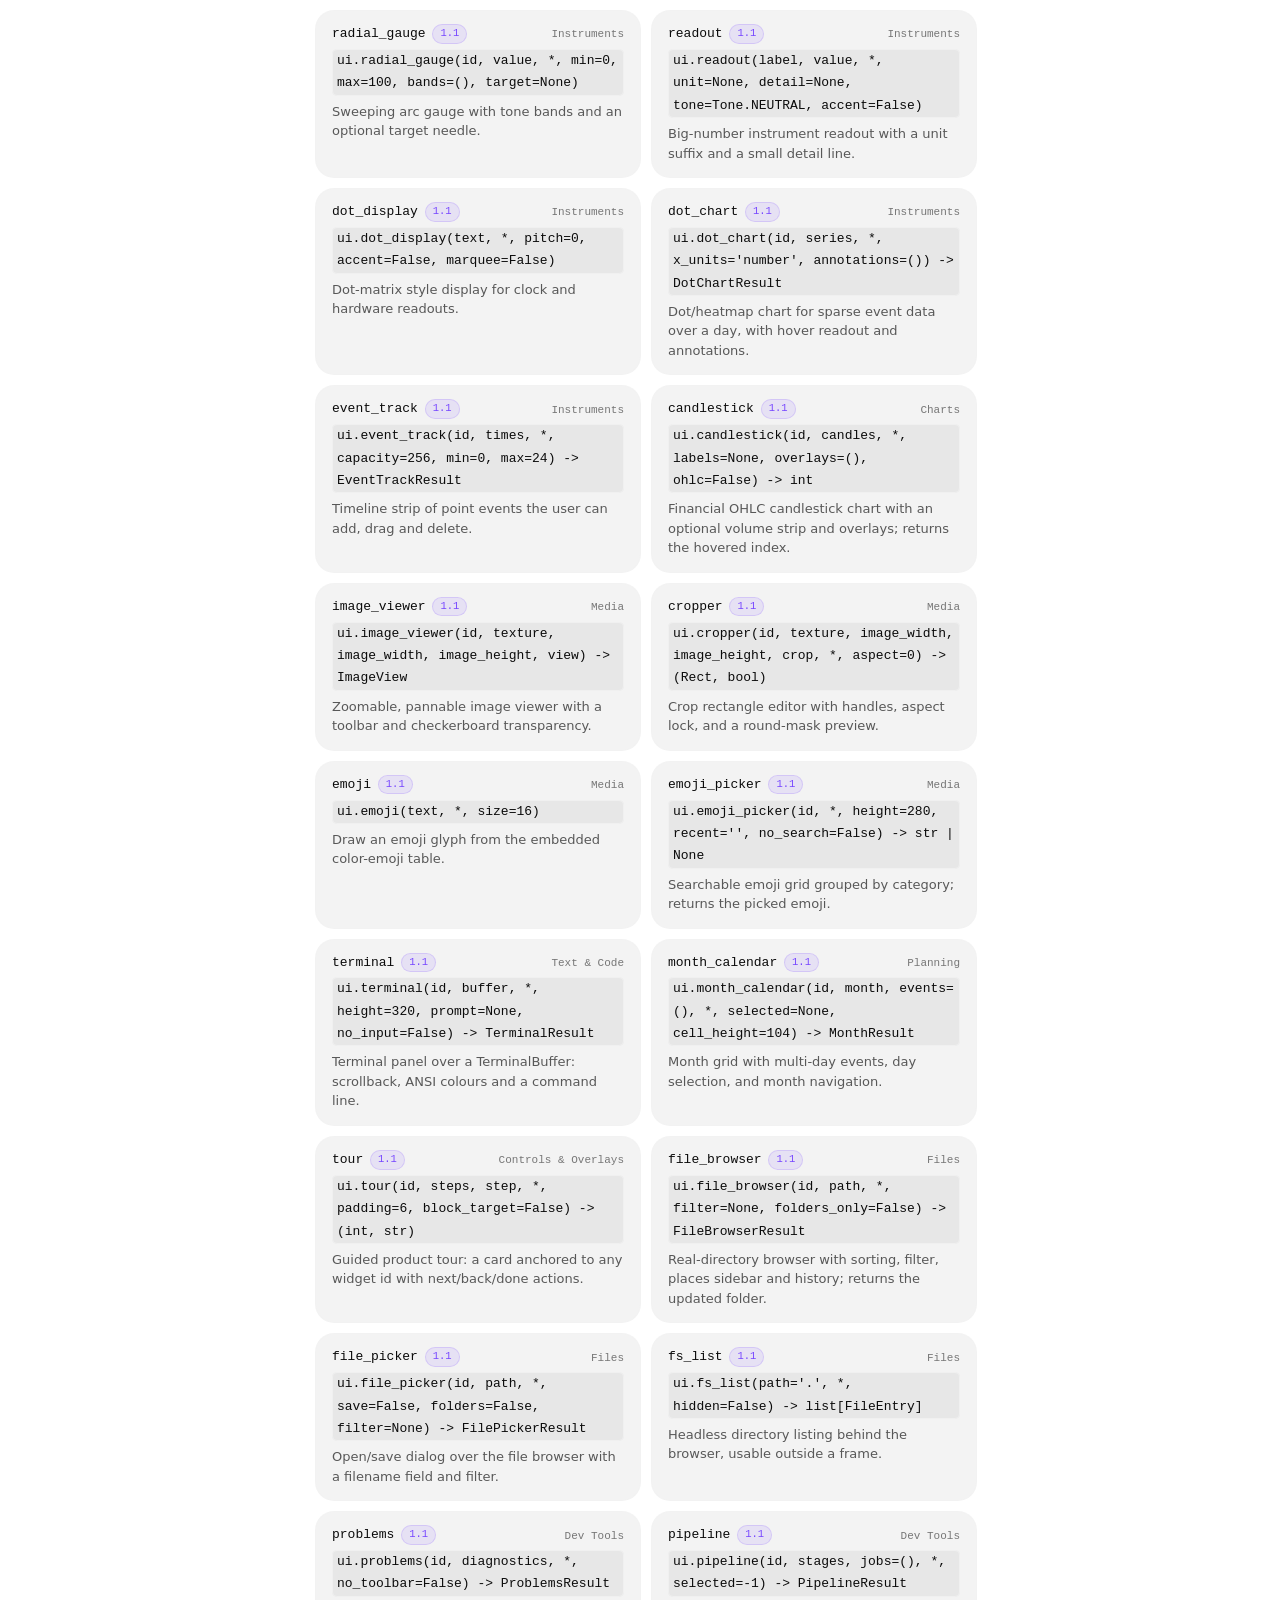
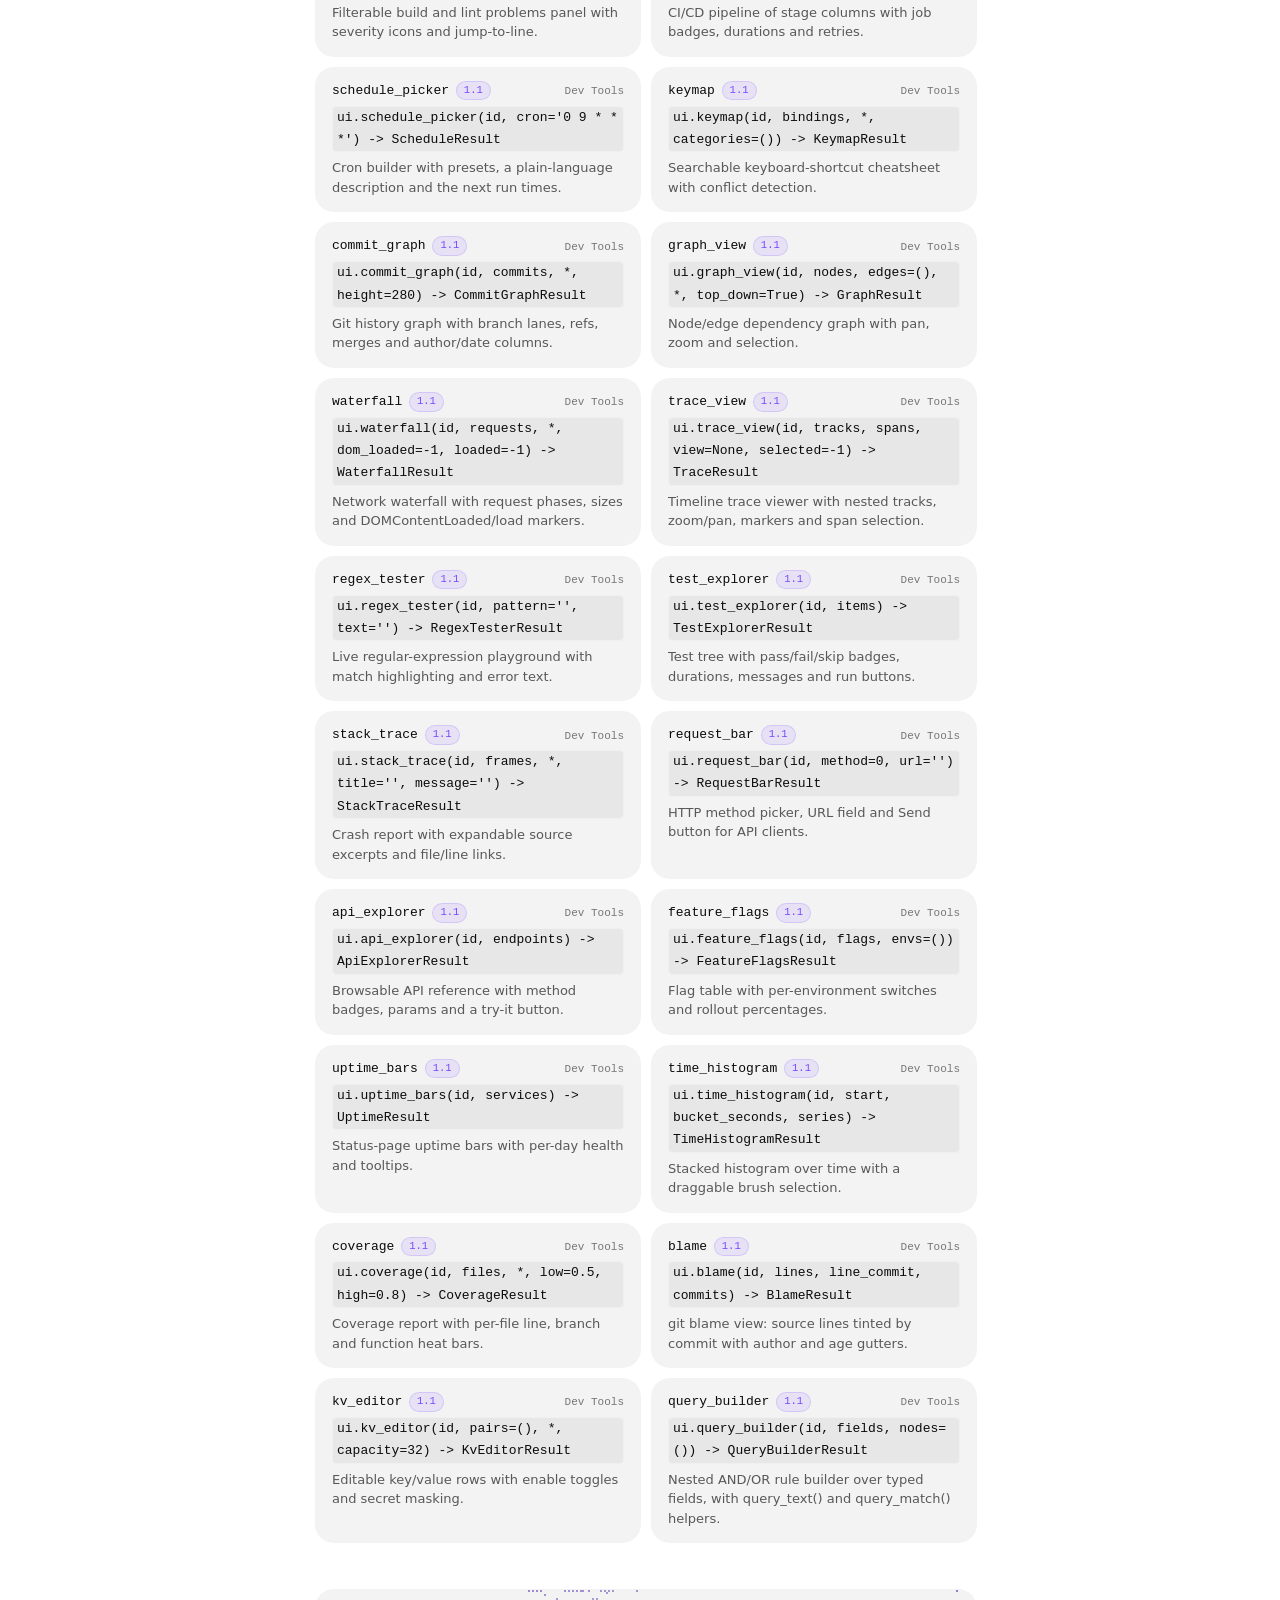
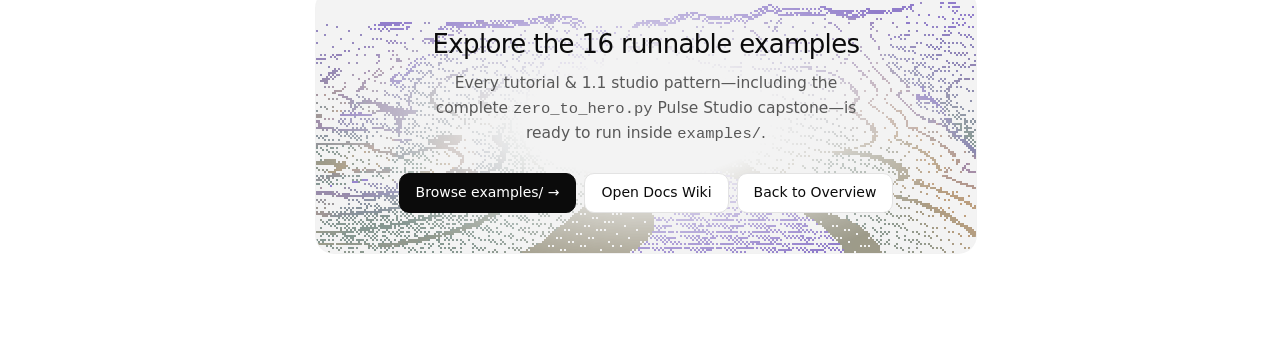
<file: docs/components.html>
<!DOCTYPE html>
<html lang="en" data-theme="light">
<head>
  <meta charset="UTF-8" />
  <meta name="viewport" content="width=device-width, initial-scale=1.0" />
  <title>160+ Component Explorer — nexa Documentation</title>
  <meta name="description" content="Interactive explorer for all 160+ native C99 desktop UI components in nexa across 20 widget domains." />
  <link rel="icon" type="image/svg+xml" href="assets/favicon.svg?v=1.2.0" />
  <link rel="stylesheet" href="assets/styles.css?v=1.2.0" />
  <script>
    try {
      const saved = localStorage.getItem("nexa_theme");
      const dark = saved ? saved === "dark" : matchMedia("(prefers-color-scheme: dark)").matches;
      document.documentElement.dataset.theme = dark ? "dark" : "light";
    } catch (e) {}
  </script>
</head>
<body class="guide-mode">
  <!-- Sticky Top Bar with Reading Progress Hairline -->
  <header class="topbar">
    <div class="topbar-inner">
      <a class="brand" href="index.html">
        <svg class="brand-mark-svg" viewBox="0 0 24 24" fill="none" aria-hidden="true" focusable="false">
          <path d="M12 3.4 L20.6 12 L12 20.6 L3.4 12 Z" stroke="currentColor" stroke-opacity="0.34" stroke-width="1.35" stroke-linejoin="round"/>
          <path fill-rule="evenodd" clip-rule="evenodd"
                d="M12 5.2 C12 9.4 14.6 12 18.8 12 C14.6 12 12 14.6 12 18.8 C12 14.6 9.4 12 5.2 12 C9.4 12 12 9.4 12 5.2 Z M12 9.8 L14.2 12 L12 14.2 L9.8 12 Z"
                fill="currentColor"/>
          <circle cx="12" cy="3.4" r="1.9" fill="var(--accent)"/>
          <circle cx="20.6" cy="12" r="1.7" fill="currentColor"/>
          <circle cx="12" cy="20.6" r="1.7" fill="currentColor"/>
          <circle cx="3.4" cy="12" r="1.7" fill="currentColor"/>
        </svg>
        <span>nexa</span>
        <span class="brand-badge">Docs</span>
      </a>
      <nav class="nav-links" aria-label="Primary">
        <a class="nav-link" href="index.html">Overview</a>
        <a class="nav-link" data-nav="wiki" href="wiki.html">Wiki</a>
        <a class="nav-link" data-nav="guide" href="getting-started.html">Guide</a>
        <a class="nav-link" data-nav="tutorials" href="tutorials.html">Tutorials</a>
        <a class="nav-link active" data-nav="components" href="components.html">Components</a>
        <a class="nav-link" data-nav="changelog" href="changelog.html">Changelog</a>
      </nav>
      <div class="topbar-right">
        <div class="accent-strip" id="header-accent-strip" title="Switch live OKLCH accent"></div>
        <a class="icon-btn" href="https://github.com/x017/nexa" target="_blank" rel="noopener" aria-label="Source on GitHub" title="Source on GitHub">
          <svg viewBox="0 0 24 24" fill="none" stroke="currentColor" stroke-width="2" stroke-linecap="round" stroke-linejoin="round"><path d="M15 22v-4a4.8 4.8 0 0 0-1-3.5c3 0 6-2 6-5.5.08-1.25-.27-2.48-1-3.5.28-1.15.28-2.35 0-3.5 0 0-1 0-3 1.5-2.64-.5-5.36-.5-8 0C6 2 5 2 5 2c-.3 1.15-.3 2.35 0 3.5A5.403 5.403 0 0 0 4 9c0 3.5 3 5.5 6 5.5-.39.49-.68 1.05-.85 1.65-.17.6-.22 1.23-.15 1.85v4"/><path d="M9 18c-4.51 2-5-2-7-2"/></svg>
        </a>
        <button class="icon-btn" id="theme-toggle-btn" type="button" aria-label="Switch theme"></button>
      </div>
    </div>
    <div class="read-progress" id="read-progress"></div>
  </header>

  <!-- Documentation Layout Shell -->
  <div class="docs-shell">
    <!-- Left Chapter Navigation + Instant Filter -->
    <aside class="docs-sidebar" aria-label="Documentation chapters">
      <div class="search-box">
        <input id="docs-search-input" type="search" placeholder="Filter wiki, tutorials &amp; widgets…" autocomplete="off" />
        <span class="search-kbd">Ctrl K</span>
      </div>
      <div class="search-results" id="docs-search-results"></div>
      <nav id="docs-sidebar-nav"><div class="sidebar-group-title">Explore</div><a class="sidebar-link" href="wiki.html">Docs Wiki <span class="badge-new">WIKI</span></a><a class="sidebar-link" href="tutorials.html">All Tutorials Overview</a><a class="sidebar-link active" href="components.html">Component Explorer <span class="badge-new">1.4</span></a><a class="sidebar-link" href="changelog.html">Changelog</a><div class="sidebar-group-title">Start Here</div><a class="sidebar-link" href="zero-to-hero.html">0 to Hero: Full Tutorial <span class="badge-new">FULL</span></a><a class="sidebar-link" href="getting-started.html">Getting Started</a><div class="sidebar-group-title">Tutorials</div><a class="sidebar-link" href="tutorial-functional.html">Functional &amp; Procedural</a><a class="sidebar-link" href="tutorial-oop.html">Object-Oriented (OOP)</a><a class="sidebar-link" href="theming-and-styling.html">Theming, Accents &amp; Icons</a><a class="sidebar-link" href="concurrency-and-async.html">Concurrency &amp; Asyncio</a><a class="sidebar-link" href="advanced-rendering-and-packaging.html">Canvas, GPU &amp; Packaging</a><div class="sidebar-group-title">API Reference</div><a class="sidebar-link" href="components-reference.html">190+ Components Reference</a></nav>
    </aside>

    <!-- Main Content Area with Procedural Topographic Backdrop -->
    <div class="docs-content-grid docs-main-wrap">
      <div class="docs-art" id="docs-hero-art"></div>

      <div class="docs-page-inner">
        <main class="docs-main">
          <article class="prose" id="docs-article">
<h1 id="interactive-component-explorer">Interactive Component Explorer <span class="badge-new">190+ Widgets</span></h1>
<p>Filter across all 22 native C99 widget domains, inspect Pythonic signatures, or jump to the full <a href="components-reference.html">Markdown Signature Reference →</a></p>
<div class="catalog-controls">
  <div class="catalog-search-row">
    <input id="catalog-filter-input" type="search" placeholder="Search dockspace, tree_table, diff_view, flame_graph, kanban, charts…" autocomplete="off" />
    <span class="catalog-count" id="catalog-count-label">64 shown</span>
  </div>
  <div class="catalog-filter-row" id="catalog-domain-chips"><button class="catalog-chip active" type="button" data-domain="All">All</button><button class="catalog-chip" type="button" data-domain="New in 1.1">New in 1.1</button><button class="catalog-chip" type="button" data-domain="Layout">Layout</button><button class="catalog-chip" type="button" data-domain="Chrome &amp; Dock">Chrome &amp; Dock</button><button class="catalog-chip" type="button" data-domain="Data &amp; Code">Data &amp; Code</button><button class="catalog-chip" type="button" data-domain="Tools &amp; Studio">Tools &amp; Studio</button><button class="catalog-chip" type="button" data-domain="Charts">Charts</button><button class="catalog-chip" type="button" data-domain="Planning">Planning</button><button class="catalog-chip" type="button" data-domain="AI &amp; Social">AI &amp; Social</button><button class="catalog-chip" type="button" data-domain="Controls &amp; Overlays">Controls &amp; Overlays</button></div>
</div>
<div class="catalog-grid" id="catalog-cards-grid"><div class="catalog-card" data-card-domain="Chrome &amp; Dock" data-card-new="1"><div class="catalog-card-head"><span class="catalog-card-sig">dockspace <span class="badge-new">1.1</span></span><span class="catalog-card-domain">Chrome &amp; Dock</span></div><code>ui.dockspace(id, *, layout=None, width=None, height=None)</code><p>Multi-split tabbed docking workspace with interactive drag-to-dock drop targets and layout DSL.</p></div><div class="catalog-card" data-card-domain="Chrome &amp; Dock" data-card-new="1"><div class="catalog-card-head"><span class="catalog-card-sig">dock_panel <span class="badge-new">1.1</span></span><span class="catalog-card-domain">Chrome &amp; Dock</span></div><code>ui.dock_panel(title, is_open=None, *, icon=None, dirty=False)</code><p>Closable, dirty-aware dockable panel inside an active dockspace; pairs with dock_save() and dock_load().</p></div><div class="catalog-card" data-card-domain="Data &amp; Code" data-card-new="1"><div class="catalog-card-head"><span class="catalog-card-sig">tree_table <span class="badge-new">1.1</span></span><span class="catalog-card-domain">Data &amp; Code</span></div><code>ui.tree_table(id, columns, nodes, *, sort=None, guides=True, labels=None)</code><p>Virtualized multi-column hierarchical tree-grid with lazy child loading, indent guides, and type-ahead search.</p></div><div class="catalog-card" data-card-domain="Chrome &amp; Dock" data-card-new="1"><div class="catalog-card-head"><span class="catalog-card-sig">path_bar <span class="badge-new">1.1</span></span><span class="catalog-card-domain">Chrome &amp; Dock</span></div><code>ui.path_bar(id, segments, *, icon=None, menus=False) -&gt; PathBarResult</code><p>Editable file-manager / IDE breadcrumb address bar with click-to-edit path input and segment popup menus.</p></div><div class="catalog-card" data-card-domain="Data &amp; Code" data-card-new="1"><div class="catalog-card-head"><span class="catalog-card-sig">markdown <span class="badge-new">1.1</span></span><span class="catalog-card-domain">Data &amp; Code</span></div><code>ui.markdown(id, text, *, streaming=False, compact=False) -&gt; MarkdownResult</code><p>CommonMark + GFM renderer with headings, tables, fenced syntax blocks, GitHub alerts, and interactive task checkboxes.</p></div><div class="catalog-card" data-card-domain="Data &amp; Code" data-card-new="1"><div class="catalog-card-head"><span class="catalog-card-sig">code_editor <span class="badge-new">1.1</span></span><span class="catalog-card-domain">Data &amp; Code</span></div><code>ui.code_editor(id, text, *, lang=None, height=320) -&gt; CodeEditorResult</code><p>Multi-line source editor with syntax highlighting, undo/redo history, bracket matching, and Ctrl+F find bar.</p></div><div class="catalog-card" data-card-domain="Data &amp; Code" data-card-new="1"><div class="catalog-card-head"><span class="catalog-card-sig">diff_view <span class="badge-new">1.1</span></span><span class="catalog-card-domain">Data &amp; Code</span></div><code>ui.diff_view(id, old_text, new_text, *, mode=DiffMode.SPLIT) -&gt; DiffResult</code><p>Side-by-side or unified inline diff viewer with intraline word highlights, hunk folding, and headless diff_compute().</p></div><div class="catalog-card" data-card-domain="Tools &amp; Studio" data-card-new="1"><div class="catalog-card-head"><span class="catalog-card-sig">hex_view <span class="badge-new">1.1</span></span><span class="catalog-card-domain">Tools &amp; Studio</span></div><code>ui.hex_view(id, data, selection=None, *, ranges=None, editable=False) -&gt; HexResult</code><p>Virtualized binary hex + ASCII inspector with colored tone annotations and zero-copy bytearray nibble editing.</p></div><div class="catalog-card" data-card-domain="Tools &amp; Studio" data-card-new="1"><div class="catalog-card-head"><span class="catalog-card-sig">flame_graph <span class="badge-new">1.1</span></span><span class="catalog-card-domain">Tools &amp; Studio</span></div><code>ui.flame_graph(id, spans, *, view=None, selected=None) -&gt; FlameResult</code><p>Interactive profiler flame / icicle chart with wheel zoom, drag pan, span selection, and C99 flame_sort().</p></div><div class="catalog-card" data-card-domain="Tools &amp; Studio" data-card-new="1"><div class="catalog-card-head"><span class="catalog-card-sig">curve_editor <span class="badge-new">1.1</span></span><span class="catalog-card-domain">Tools &amp; Studio</span></div><code>ui.curve_editor(id, keys, *, show_playhead=False) -&gt; CurveResult</code><p>2D cubic Bezier, linear &amp; step keyframe curve editor with tangent handles and standalone curve_eval().</p></div><div class="catalog-card" data-card-domain="Tools &amp; Studio" data-card-new="1"><div class="catalog-card-head"><span class="catalog-card-sig">gradient_editor <span class="badge-new">1.1</span></span><span class="catalog-card-domain">Tools &amp; Studio</span></div><code>ui.gradient_editor(id, stops, *, selected=None) -&gt; GradientResult</code><p>Perceptual OKLab multi-stop color ramp editor with stop color/location/opacity controls and gradient_eval().</p></div><div class="catalog-card" data-card-domain="Tools &amp; Studio" data-card-new="1"><div class="catalog-card-head"><span class="catalog-card-sig">timeline_editor <span class="badge-new">1.1</span></span><span class="catalog-card-domain">Tools &amp; Studio</span></div><code>ui.timeline_editor(id, tracks, time, *, start=0, end=10, fps=30) -&gt; TimelineEditorResult</code><p>Multi-track keyframe dope sheet and NLE clip timeline with playhead scrubbing, mute/lock toggles, and clip trimming.</p></div><div class="catalog-card" data-card-domain="Layout" data-card-new="0"><div class="catalog-card-head"><span class="catalog-card-sig">row / column / grid / stack</span><span class="catalog-card-domain">Layout</span></div><code>ui.row(**box_opts) / ui.column(**box_opts) / ui.grid(columns=...)</code><p>Sub-quarter-millisecond Flexbox &amp; responsive CSS-Grid containers supporting FIT, FILL, GROW, PX, and PCT sizing.</p></div><div class="catalog-card" data-card-domain="Layout" data-card-new="0"><div class="catalog-card-head"><span class="catalog-card-sig">split &amp; scroll</span><span class="catalog-card-domain">Layout</span></div><code>ui.split(id, ratio, *, vertical=False) / ui.scroll(id, *, sticky_bottom=False)</code><p>Interactive draggable split panes and smooth virtualizable scroll containers with optional edge fades.</p></div><div class="catalog-card" data-card-domain="Chrome &amp; Dock" data-card-new="0"><div class="catalog-card-head"><span class="catalog-card-sig">menu_bar / toolbar / status_bar / doc_tabs</span><span class="catalog-card-domain">Chrome &amp; Dock</span></div><code>ui.menu_bar() / ui.toolbar() / ui.status_bar() / ui.doc_tabs(...)</code><p>Complete desktop application chrome with keyboard mnemonics, toggle tools, progress items, and reorderable dirty tabs.</p></div><div class="catalog-card" data-card-domain="Data &amp; Code" data-card-new="0"><div class="catalog-card-head"><span class="catalog-card-sig">data_grid</span><span class="catalog-card-domain">Data &amp; Code</span></div><code>ui.data_grid(id, columns, row_count, *, hide_checkboxes=False, anchor=None)</code><p>Spreadsheet-grade virtualized grid with column priority auto-hiding, range selection, sorting, and inline cell editing.</p></div><div class="catalog-card" data-card-domain="Data &amp; Code" data-card-new="0"><div class="catalog-card-head"><span class="catalog-card-sig">virtual_list &amp; table</span><span class="catalog-card-domain">Data &amp; Code</span></div><code>ui.virtual_list(id, count, row_h) / ui.table(id, columns, ...)</code><p>O(visible) 1,000,000-row virtual list scope and striped sortable data tables.</p></div><div class="catalog-card" data-card-domain="Data &amp; Code" data-card-new="0"><div class="catalog-card-head"><span class="catalog-card-sig">code_block &amp; json_view</span><span class="catalog-card-domain">Data &amp; Code</span></div><code>ui.code_block(id, code, *, lang=&#x27;python&#x27;) / ui.json_view(id, json_text)</code><p>Read-only syntax-highlighted source blocks with copy header and interactive collapsible JSON tree inspector.</p></div><div class="catalog-card" data-card-domain="Tools &amp; Studio" data-card-new="0"><div class="catalog-card-head"><span class="catalog-card-sig">node_editor &amp; canvas</span><span class="catalog-card-domain">Tools &amp; Studio</span></div><code>ui.node_editor(id, view) / ui.canvas(id, width, height)</code><p>Pan/zoom Bezier node graph editor with minimap and immediate SDF vector drawing canvas (lines, arcs, polygons, text).</p></div><div class="catalog-card" data-card-domain="Tools &amp; Studio" data-card-new="0"><div class="catalog-card-head"><span class="catalog-card-sig">inspector &amp; log_view</span><span class="catalog-card-domain">Tools &amp; Studio</span></div><code>ui.inspector(id) / ui.prop_float(...) / ui.log_view(id, LogBuffer)</code><p>Typed property inspector (float, int, vec2/3/4, enum, color, bool) and thread-safe C ring-buffer log console.</p></div><div class="catalog-card" data-card-domain="Charts" data-card-new="0"><div class="catalog-card-head"><span class="catalog-card-sig">line_chart / bar_chart / scatter_chart</span><span class="catalog-card-domain">Charts</span></div><code>ui.line_chart(...) / ui.bar_chart(...) / ui.scatter_chart(...)</code><p>Smooth cubic area/line charts, stacked/grouped/horizontal bars, and bubble scatter plots with hover crosshairs.</p></div><div class="catalog-card" data-card-domain="Charts" data-card-new="0"><div class="catalog-card-head"><span class="catalog-card-sig">donut / radar / treemap / sankey / heatmap</span><span class="catalog-card-domain">Charts</span></div><code>ui.donut_chart(...) / ui.treemap(...) / ui.sankey(...) / ui.heatmap(...)</code><p>16 native chart widgets including gauges, funnels, waffles, split bars, activity rings, sparklines, and GitHub calendar heatmaps.</p></div><div class="catalog-card" data-card-domain="Planning" data-card-new="0"><div class="catalog-card-head"><span class="catalog-card-sig">kanban / gantt / week_calendar</span><span class="catalog-card-domain">Planning</span></div><code>ui.kanban(id) / ui.gantt(id, tasks, ...) / ui.week_calendar(...)</code><p>Drag-and-drop Kanban boards with WIP limits, interactive Gantt timelines, and 7-day week event schedules.</p></div><div class="catalog-card" data-card-domain="AI &amp; Social" data-card-new="0"><div class="catalog-card-head"><span class="catalog-card-sig">chat_composer / reasoning / tool_call / voice_orb</span><span class="catalog-card-domain">AI &amp; Social</span></div><code>ui.chat_composer(...) / ui.reasoning(...) / ui.voice_orb(...)</code><p>Streaming AI interfaces: markdown chat bubbles, model picker, token context ring, agent plans, citations &amp; reactive voice orb.</p></div><div class="catalog-card" data-card-domain="Controls &amp; Overlays" data-card-new="0"><div class="catalog-card-head"><span class="catalog-card-sig">button / input / select / command_palette / dialog</span><span class="catalog-card-domain">Controls &amp; Overlays</span></div><code>ui.button(...) / ui.input(...) / ui.command_palette(...) / ui.dialog(...)</code><p>60+ tactile form controls, date/color pickers, OTP/money inputs, sheets, popovers, toasts, and Ctrl+K command palette.</p></div><div class="catalog-card" data-card-domain="Instruments" data-card-new="1"><div class="catalog-card-head"><span class="catalog-card-sig">knob <span class="badge-new">1.1</span></span><span class="catalog-card-domain">Instruments</span></div><code>ui.knob(id, value, min=0, max=1, *, label=None, unit=None, bipolar=False) -&gt; float</code><p>Rotary dial with drag/wheel input, dB or linear scale, and the value it returns on change; double-click resets.</p></div><div class="catalog-card" data-card-domain="Instruments" data-card-new="1"><div class="catalog-card-head"><span class="catalog-card-sig">fader <span class="badge-new">1.1</span></span><span class="catalog-card-domain">Instruments</span></div><code>ui.fader(id, value, min=0, max=1, *, ticks=(), meter=None, horizontal=False) -&gt; float</code><p>Console fader with tick marks and an optional dB meter strip beside the track.</p></div><div class="catalog-card" data-card-domain="Instruments" data-card-new="1"><div class="catalog-card-head"><span class="catalog-card-sig">level_meter <span class="badge-new">1.1</span></span><span class="catalog-card-domain">Instruments</span></div><code>ui.level_meter(id, levels, *, min_db=-48, max_db=6, segmented=True) -&gt; bool</code><p>Multi-channel segmented dB meter with peak hold and decay.</p></div><div class="catalog-card" data-card-domain="Instruments" data-card-new="1"><div class="catalog-card-head"><span class="catalog-card-sig">radial_gauge <span class="badge-new">1.1</span></span><span class="catalog-card-domain">Instruments</span></div><code>ui.radial_gauge(id, value, *, min=0, max=100, bands=(), target=None)</code><p>Sweeping arc gauge with tone bands and an optional target needle.</p></div><div class="catalog-card" data-card-domain="Instruments" data-card-new="1"><div class="catalog-card-head"><span class="catalog-card-sig">readout <span class="badge-new">1.1</span></span><span class="catalog-card-domain">Instruments</span></div><code>ui.readout(label, value, *, unit=None, detail=None, tone=Tone.NEUTRAL, accent=False)</code><p>Big-number instrument readout with a unit suffix and a small detail line.</p></div><div class="catalog-card" data-card-domain="Instruments" data-card-new="1"><div class="catalog-card-head"><span class="catalog-card-sig">dot_display <span class="badge-new">1.1</span></span><span class="catalog-card-domain">Instruments</span></div><code>ui.dot_display(text, *, pitch=0, accent=False, marquee=False)</code><p>Dot-matrix style display for clock and hardware readouts.</p></div><div class="catalog-card" data-card-domain="Instruments" data-card-new="1"><div class="catalog-card-head"><span class="catalog-card-sig">dot_chart <span class="badge-new">1.1</span></span><span class="catalog-card-domain">Instruments</span></div><code>ui.dot_chart(id, series, *, x_units=&#x27;number&#x27;, annotations=()) -&gt; DotChartResult</code><p>Dot/heatmap chart for sparse event data over a day, with hover readout and annotations.</p></div><div class="catalog-card" data-card-domain="Instruments" data-card-new="1"><div class="catalog-card-head"><span class="catalog-card-sig">event_track <span class="badge-new">1.1</span></span><span class="catalog-card-domain">Instruments</span></div><code>ui.event_track(id, times, *, capacity=256, min=0, max=24) -&gt; EventTrackResult</code><p>Timeline strip of point events the user can add, drag and delete.</p></div><div class="catalog-card" data-card-domain="Charts" data-card-new="1"><div class="catalog-card-head"><span class="catalog-card-sig">candlestick <span class="badge-new">1.1</span></span><span class="catalog-card-domain">Charts</span></div><code>ui.candlestick(id, candles, *, labels=None, overlays=(), ohlc=False) -&gt; int</code><p>Financial OHLC candlestick chart with an optional volume strip and overlays; returns the hovered index.</p></div><div class="catalog-card" data-card-domain="Media" data-card-new="1"><div class="catalog-card-head"><span class="catalog-card-sig">image_viewer <span class="badge-new">1.1</span></span><span class="catalog-card-domain">Media</span></div><code>ui.image_viewer(id, texture, image_width, image_height, view) -&gt; ImageView</code><p>Zoomable, pannable image viewer with a toolbar and checkerboard transparency.</p></div><div class="catalog-card" data-card-domain="Media" data-card-new="1"><div class="catalog-card-head"><span class="catalog-card-sig">cropper <span class="badge-new">1.1</span></span><span class="catalog-card-domain">Media</span></div><code>ui.cropper(id, texture, image_width, image_height, crop, *, aspect=0) -&gt; (Rect, bool)</code><p>Crop rectangle editor with handles, aspect lock, and a round-mask preview.</p></div><div class="catalog-card" data-card-domain="Media" data-card-new="1"><div class="catalog-card-head"><span class="catalog-card-sig">emoji <span class="badge-new">1.1</span></span><span class="catalog-card-domain">Media</span></div><code>ui.emoji(text, *, size=16)</code><p>Draw an emoji glyph from the embedded color-emoji table.</p></div><div class="catalog-card" data-card-domain="Media" data-card-new="1"><div class="catalog-card-head"><span class="catalog-card-sig">emoji_picker <span class="badge-new">1.1</span></span><span class="catalog-card-domain">Media</span></div><code>ui.emoji_picker(id, *, height=280, recent=&#x27;&#x27;, no_search=False) -&gt; str | None</code><p>Searchable emoji grid grouped by category; returns the picked emoji.</p></div><div class="catalog-card" data-card-domain="Text &amp; Code" data-card-new="1"><div class="catalog-card-head"><span class="catalog-card-sig">terminal <span class="badge-new">1.1</span></span><span class="catalog-card-domain">Text &amp; Code</span></div><code>ui.terminal(id, buffer, *, height=320, prompt=None, no_input=False) -&gt; TerminalResult</code><p>Terminal panel over a TerminalBuffer: scrollback, ANSI colours and a command line.</p></div><div class="catalog-card" data-card-domain="Planning" data-card-new="1"><div class="catalog-card-head"><span class="catalog-card-sig">month_calendar <span class="badge-new">1.1</span></span><span class="catalog-card-domain">Planning</span></div><code>ui.month_calendar(id, month, events=(), *, selected=None, cell_height=104) -&gt; MonthResult</code><p>Month grid with multi-day events, day selection, and month navigation.</p></div><div class="catalog-card" data-card-domain="Controls &amp; Overlays" data-card-new="1"><div class="catalog-card-head"><span class="catalog-card-sig">tour <span class="badge-new">1.1</span></span><span class="catalog-card-domain">Controls &amp; Overlays</span></div><code>ui.tour(id, steps, step, *, padding=6, block_target=False) -&gt; (int, str)</code><p>Guided product tour: a card anchored to any widget id with next/back/done actions.</p></div><div class="catalog-card" data-card-domain="Files" data-card-new="1"><div class="catalog-card-head"><span class="catalog-card-sig">file_browser <span class="badge-new">1.1</span></span><span class="catalog-card-domain">Files</span></div><code>ui.file_browser(id, path, *, filter=None, folders_only=False) -&gt; FileBrowserResult</code><p>Real-directory browser with sorting, filter, places sidebar and history; returns the updated folder.</p></div><div class="catalog-card" data-card-domain="Files" data-card-new="1"><div class="catalog-card-head"><span class="catalog-card-sig">file_picker <span class="badge-new">1.1</span></span><span class="catalog-card-domain">Files</span></div><code>ui.file_picker(id, path, *, save=False, folders=False, filter=None) -&gt; FilePickerResult</code><p>Open/save dialog over the file browser with a filename field and filter.</p></div><div class="catalog-card" data-card-domain="Files" data-card-new="1"><div class="catalog-card-head"><span class="catalog-card-sig">fs_list <span class="badge-new">1.1</span></span><span class="catalog-card-domain">Files</span></div><code>ui.fs_list(path=&#x27;.&#x27;, *, hidden=False) -&gt; list[FileEntry]</code><p>Headless directory listing behind the browser, usable outside a frame.</p></div><div class="catalog-card" data-card-domain="Dev Tools" data-card-new="1"><div class="catalog-card-head"><span class="catalog-card-sig">problems <span class="badge-new">1.1</span></span><span class="catalog-card-domain">Dev Tools</span></div><code>ui.problems(id, diagnostics, *, no_toolbar=False) -&gt; ProblemsResult</code><p>Filterable build and lint problems panel with severity icons and jump-to-line.</p></div><div class="catalog-card" data-card-domain="Dev Tools" data-card-new="1"><div class="catalog-card-head"><span class="catalog-card-sig">pipeline <span class="badge-new">1.1</span></span><span class="catalog-card-domain">Dev Tools</span></div><code>ui.pipeline(id, stages, jobs=(), *, selected=-1) -&gt; PipelineResult</code><p>CI/CD pipeline of stage columns with job badges, durations and retries.</p></div><div class="catalog-card" data-card-domain="Dev Tools" data-card-new="1"><div class="catalog-card-head"><span class="catalog-card-sig">schedule_picker <span class="badge-new">1.1</span></span><span class="catalog-card-domain">Dev Tools</span></div><code>ui.schedule_picker(id, cron=&#x27;0 9 * * *&#x27;) -&gt; ScheduleResult</code><p>Cron builder with presets, a plain-language description and the next run times.</p></div><div class="catalog-card" data-card-domain="Dev Tools" data-card-new="1"><div class="catalog-card-head"><span class="catalog-card-sig">keymap <span class="badge-new">1.1</span></span><span class="catalog-card-domain">Dev Tools</span></div><code>ui.keymap(id, bindings, *, categories=()) -&gt; KeymapResult</code><p>Searchable keyboard-shortcut cheatsheet with conflict detection.</p></div><div class="catalog-card" data-card-domain="Dev Tools" data-card-new="1"><div class="catalog-card-head"><span class="catalog-card-sig">commit_graph <span class="badge-new">1.1</span></span><span class="catalog-card-domain">Dev Tools</span></div><code>ui.commit_graph(id, commits, *, height=280) -&gt; CommitGraphResult</code><p>Git history graph with branch lanes, refs, merges and author/date columns.</p></div><div class="catalog-card" data-card-domain="Dev Tools" data-card-new="1"><div class="catalog-card-head"><span class="catalog-card-sig">graph_view <span class="badge-new">1.1</span></span><span class="catalog-card-domain">Dev Tools</span></div><code>ui.graph_view(id, nodes, edges=(), *, top_down=True) -&gt; GraphResult</code><p>Node/edge dependency graph with pan, zoom and selection.</p></div><div class="catalog-card" data-card-domain="Dev Tools" data-card-new="1"><div class="catalog-card-head"><span class="catalog-card-sig">waterfall <span class="badge-new">1.1</span></span><span class="catalog-card-domain">Dev Tools</span></div><code>ui.waterfall(id, requests, *, dom_loaded=-1, loaded=-1) -&gt; WaterfallResult</code><p>Network waterfall with request phases, sizes and DOMContentLoaded/load markers.</p></div><div class="catalog-card" data-card-domain="Dev Tools" data-card-new="1"><div class="catalog-card-head"><span class="catalog-card-sig">trace_view <span class="badge-new">1.1</span></span><span class="catalog-card-domain">Dev Tools</span></div><code>ui.trace_view(id, tracks, spans, view=None, selected=-1) -&gt; TraceResult</code><p>Timeline trace viewer with nested tracks, zoom/pan, markers and span selection.</p></div><div class="catalog-card" data-card-domain="Dev Tools" data-card-new="1"><div class="catalog-card-head"><span class="catalog-card-sig">regex_tester <span class="badge-new">1.1</span></span><span class="catalog-card-domain">Dev Tools</span></div><code>ui.regex_tester(id, pattern=&#x27;&#x27;, text=&#x27;&#x27;) -&gt; RegexTesterResult</code><p>Live regular-expression playground with match highlighting and error text.</p></div><div class="catalog-card" data-card-domain="Dev Tools" data-card-new="1"><div class="catalog-card-head"><span class="catalog-card-sig">test_explorer <span class="badge-new">1.1</span></span><span class="catalog-card-domain">Dev Tools</span></div><code>ui.test_explorer(id, items) -&gt; TestExplorerResult</code><p>Test tree with pass/fail/skip badges, durations, messages and run buttons.</p></div><div class="catalog-card" data-card-domain="Dev Tools" data-card-new="1"><div class="catalog-card-head"><span class="catalog-card-sig">stack_trace <span class="badge-new">1.1</span></span><span class="catalog-card-domain">Dev Tools</span></div><code>ui.stack_trace(id, frames, *, title=&#x27;&#x27;, message=&#x27;&#x27;) -&gt; StackTraceResult</code><p>Crash report with expandable source excerpts and file/line links.</p></div><div class="catalog-card" data-card-domain="Dev Tools" data-card-new="1"><div class="catalog-card-head"><span class="catalog-card-sig">request_bar <span class="badge-new">1.1</span></span><span class="catalog-card-domain">Dev Tools</span></div><code>ui.request_bar(id, method=0, url=&#x27;&#x27;) -&gt; RequestBarResult</code><p>HTTP method picker, URL field and Send button for API clients.</p></div><div class="catalog-card" data-card-domain="Dev Tools" data-card-new="1"><div class="catalog-card-head"><span class="catalog-card-sig">api_explorer <span class="badge-new">1.1</span></span><span class="catalog-card-domain">Dev Tools</span></div><code>ui.api_explorer(id, endpoints) -&gt; ApiExplorerResult</code><p>Browsable API reference with method badges, params and a try-it button.</p></div><div class="catalog-card" data-card-domain="Dev Tools" data-card-new="1"><div class="catalog-card-head"><span class="catalog-card-sig">feature_flags <span class="badge-new">1.1</span></span><span class="catalog-card-domain">Dev Tools</span></div><code>ui.feature_flags(id, flags, envs=()) -&gt; FeatureFlagsResult</code><p>Flag table with per-environment switches and rollout percentages.</p></div><div class="catalog-card" data-card-domain="Dev Tools" data-card-new="1"><div class="catalog-card-head"><span class="catalog-card-sig">uptime_bars <span class="badge-new">1.1</span></span><span class="catalog-card-domain">Dev Tools</span></div><code>ui.uptime_bars(id, services) -&gt; UptimeResult</code><p>Status-page uptime bars with per-day health and tooltips.</p></div><div class="catalog-card" data-card-domain="Dev Tools" data-card-new="1"><div class="catalog-card-head"><span class="catalog-card-sig">time_histogram <span class="badge-new">1.1</span></span><span class="catalog-card-domain">Dev Tools</span></div><code>ui.time_histogram(id, start, bucket_seconds, series) -&gt; TimeHistogramResult</code><p>Stacked histogram over time with a draggable brush selection.</p></div><div class="catalog-card" data-card-domain="Dev Tools" data-card-new="1"><div class="catalog-card-head"><span class="catalog-card-sig">coverage <span class="badge-new">1.1</span></span><span class="catalog-card-domain">Dev Tools</span></div><code>ui.coverage(id, files, *, low=0.5, high=0.8) -&gt; CoverageResult</code><p>Coverage report with per-file line, branch and function heat bars.</p></div><div class="catalog-card" data-card-domain="Dev Tools" data-card-new="1"><div class="catalog-card-head"><span class="catalog-card-sig">blame <span class="badge-new">1.1</span></span><span class="catalog-card-domain">Dev Tools</span></div><code>ui.blame(id, lines, line_commit, commits) -&gt; BlameResult</code><p>git blame view: source lines tinted by commit with author and age gutters.</p></div><div class="catalog-card" data-card-domain="Dev Tools" data-card-new="1"><div class="catalog-card-head"><span class="catalog-card-sig">kv_editor <span class="badge-new">1.1</span></span><span class="catalog-card-domain">Dev Tools</span></div><code>ui.kv_editor(id, pairs=(), *, capacity=32) -&gt; KvEditorResult</code><p>Editable key/value rows with enable toggles and secret masking.</p></div><div class="catalog-card" data-card-domain="Dev Tools" data-card-new="1"><div class="catalog-card-head"><span class="catalog-card-sig">query_builder <span class="badge-new">1.1</span></span><span class="catalog-card-domain">Dev Tools</span></div><code>ui.query_builder(id, fields, nodes=()) -&gt; QueryBuilderResult</code><p>Nested AND/OR rule builder over typed fields, with query_text() and query_match() helpers.</p></div></div>
          </article>

          <!-- Subtle Closing Procedural Topographic Band -->
          <section class="home-cta compact" id="docs-cta-band">
            <div class="home-cta-body">
              <h2>Explore the 16 runnable examples</h2>
              <p>Every tutorial &amp; 1.1 studio pattern—including the complete <code>zero_to_hero.py</code> Pulse Studio capstone—is ready to run inside <code>examples/</code>.</p>
              <div class="hero-actions">
                <a class="btn btn-primary" href="https://github.com/x017/nexa/tree/main/examples" target="_blank" rel="noopener">Browse examples/ →</a>
                <a class="btn" href="wiki.html">Open Docs Wiki</a>
                <a class="btn" href="index.html">Back to Overview</a>
              </div>
            </div>
          </section>
        </main>

        <!-- Right Table of Contents -->
        <aside class="docs-toc" aria-label="On this page">
          <div class="toc-title">On this page</div>
          <nav id="docs-toc-links"><a class="toc-link" href="components-reference.html">Full Markdown Signatures →</a></nav>
        </aside>
      </div>
    </div>
  </div>

  <script src="assets/search-index.js?v=1.2.0" defer></script>
  <script src="assets/dither.js?v=1.2.0" defer></script>
  <script src="assets/site.js?v=1.2.0" defer></script>
</body>
</html>
</file>
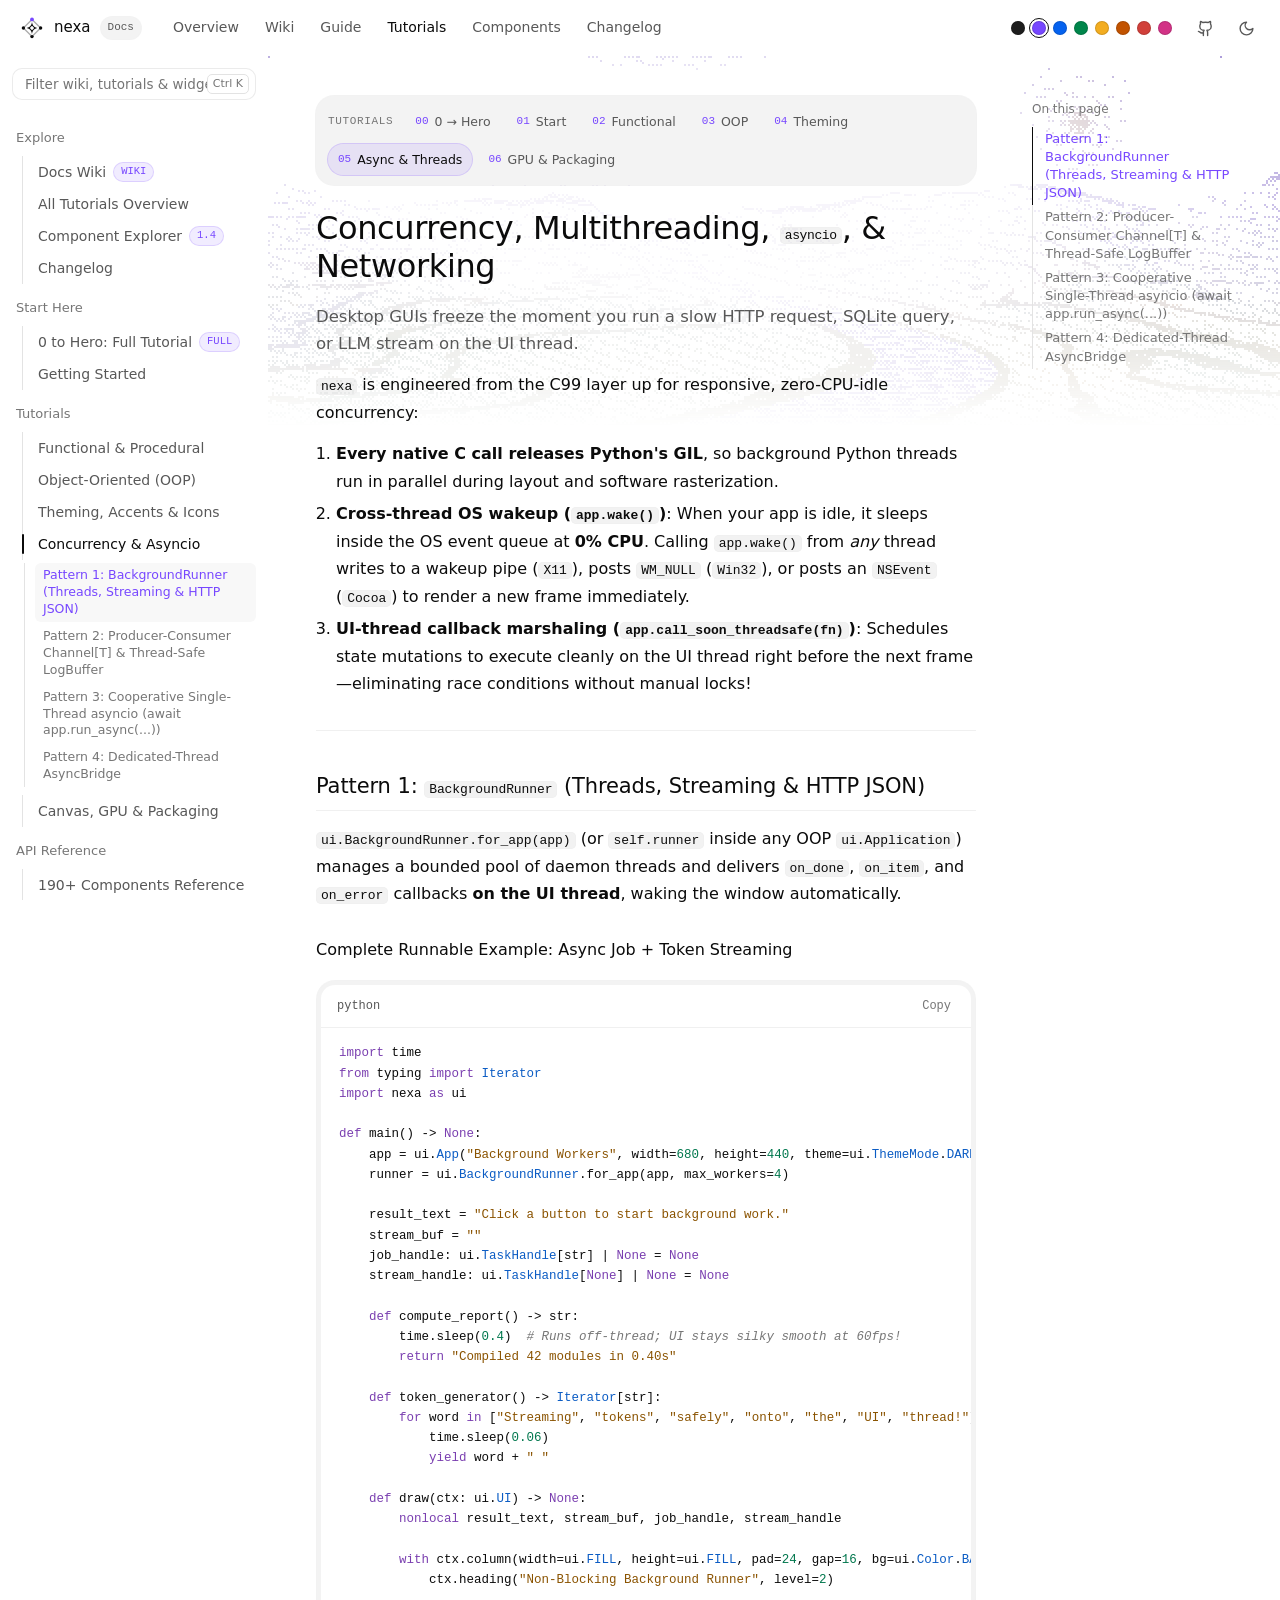
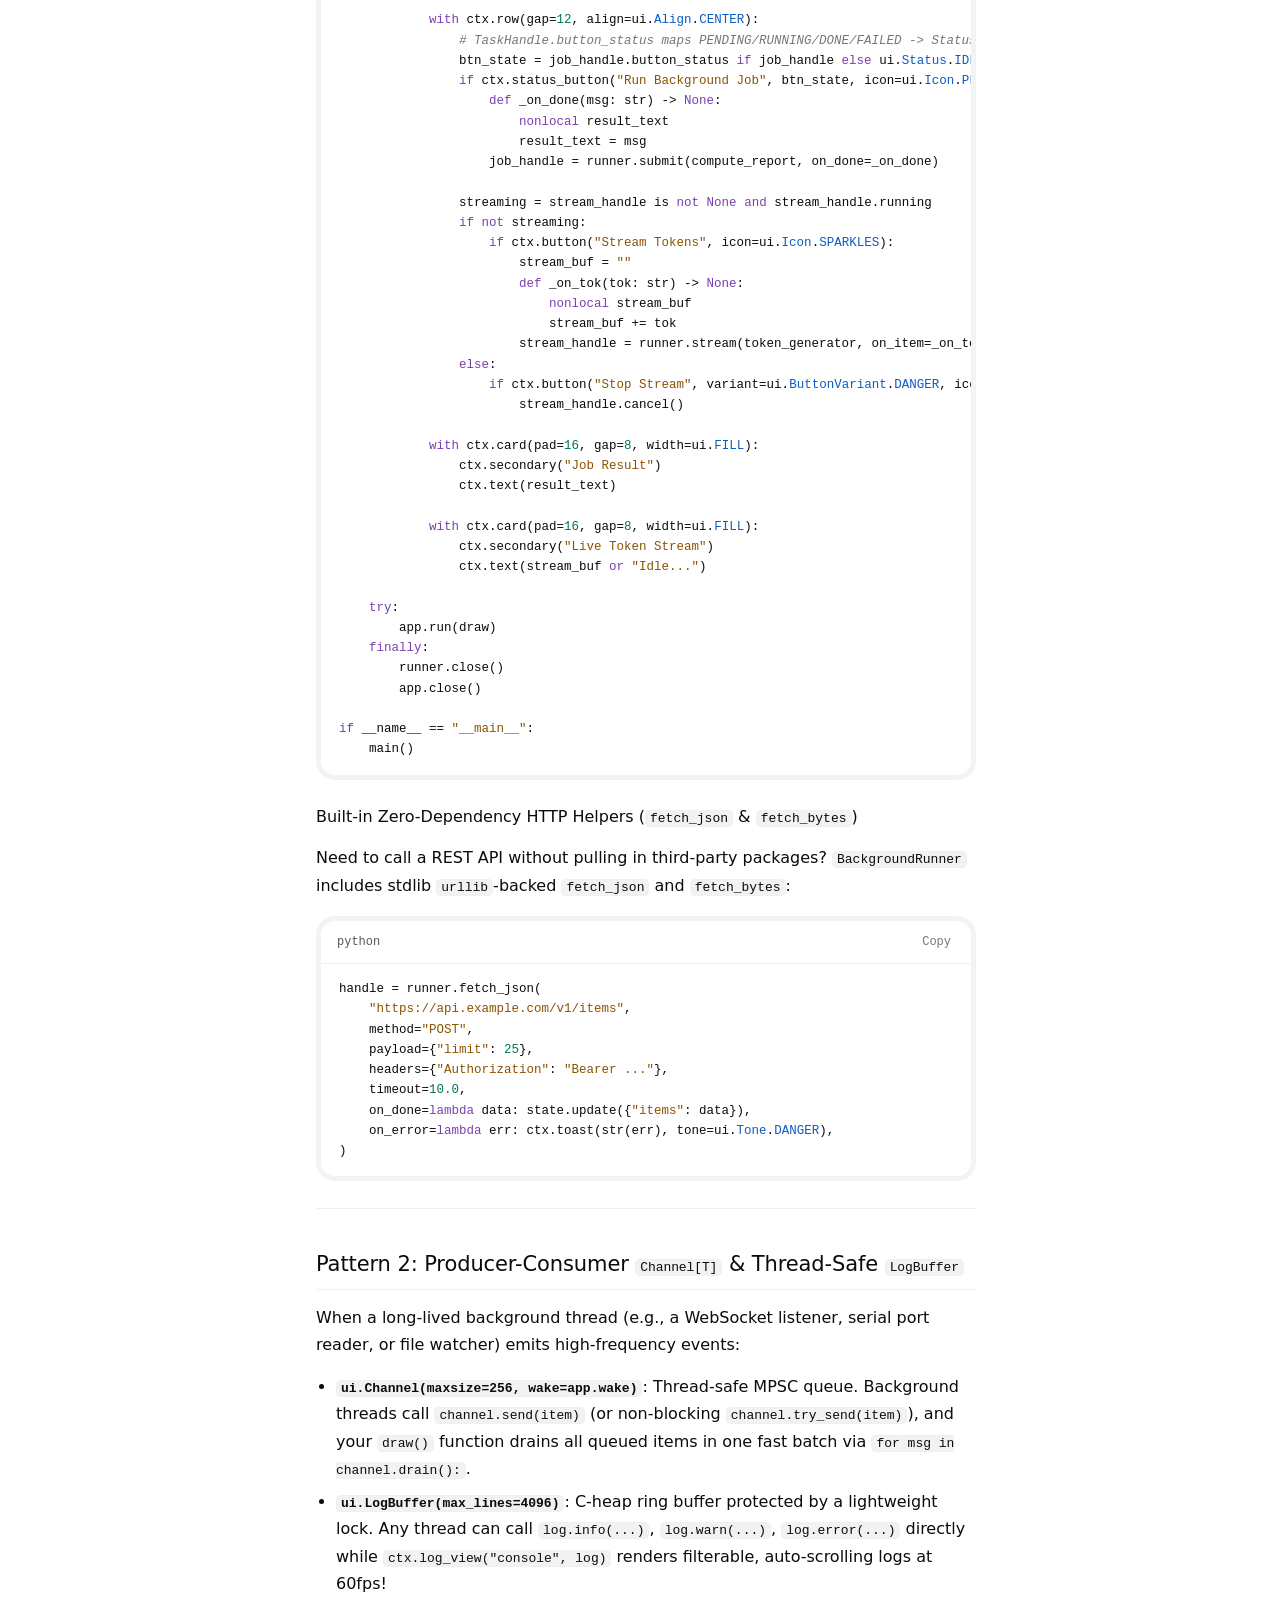
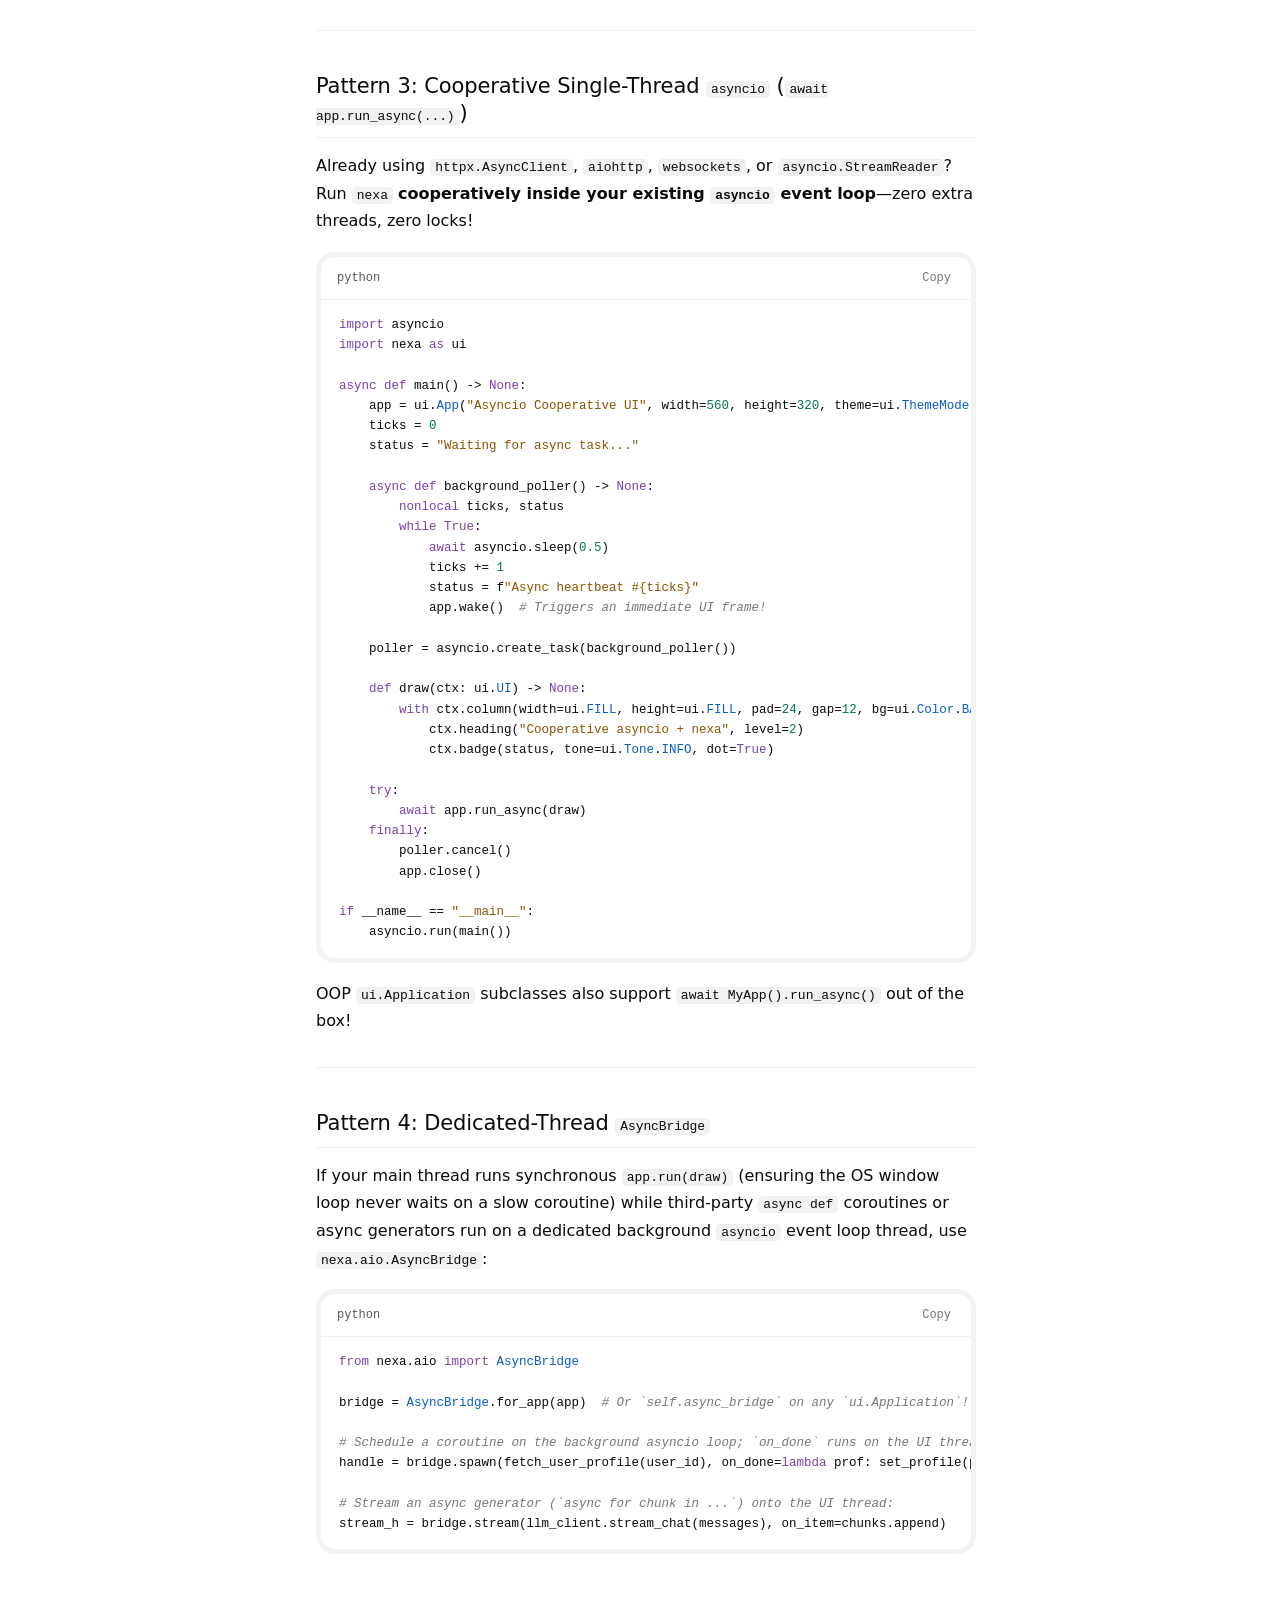
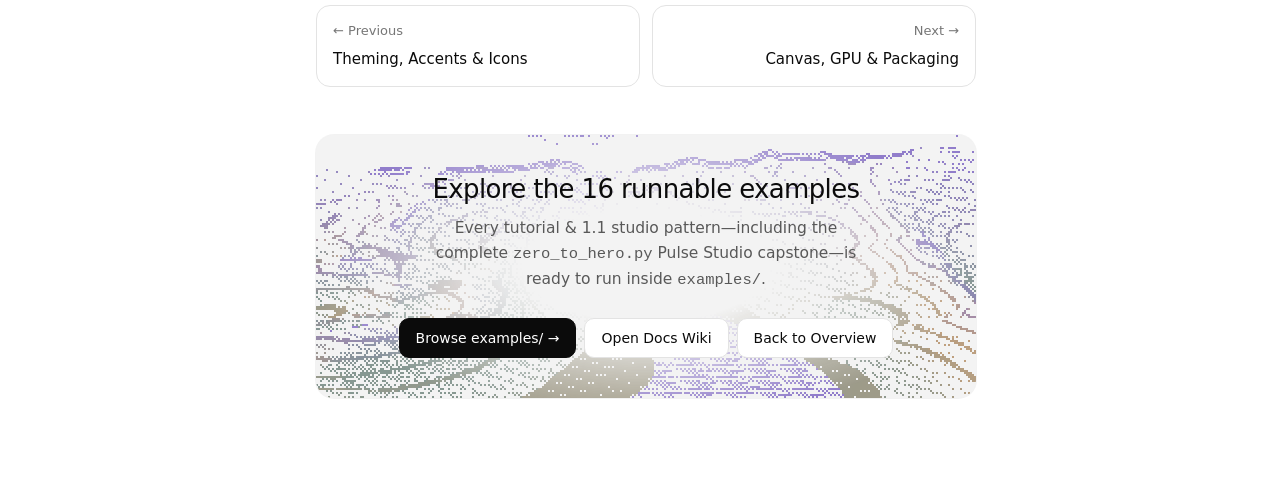
<file: docs/concurrency-and-async.html>
<!DOCTYPE html>
<html lang="en" data-theme="light">
<head>
  <meta charset="UTF-8" />
  <meta name="viewport" content="width=device-width, initial-scale=1.0" />
  <title>Concurrency &amp; Asyncio — nexa Documentation</title>
  <meta name="description" content="Concurrency &amp; Asyncio — step-by-step guide and runnable Python examples for nexa (nexa-ui)." />
  <link rel="icon" type="image/svg+xml" href="assets/favicon.svg?v=1.2.0" />
  <link rel="stylesheet" href="assets/styles.css?v=1.2.0" />
  <script>
    try {
      const saved = localStorage.getItem("nexa_theme");
      const dark = saved ? saved === "dark" : matchMedia("(prefers-color-scheme: dark)").matches;
      document.documentElement.dataset.theme = dark ? "dark" : "light";
    } catch (e) {}
  </script>
</head>
<body class="guide-mode">
  <!-- Sticky Top Bar with Reading Progress Hairline -->
  <header class="topbar">
    <div class="topbar-inner">
      <a class="brand" href="index.html">
        <svg class="brand-mark-svg" viewBox="0 0 24 24" fill="none" aria-hidden="true" focusable="false">
          <path d="M12 3.4 L20.6 12 L12 20.6 L3.4 12 Z" stroke="currentColor" stroke-opacity="0.34" stroke-width="1.35" stroke-linejoin="round"/>
          <path fill-rule="evenodd" clip-rule="evenodd"
                d="M12 5.2 C12 9.4 14.6 12 18.8 12 C14.6 12 12 14.6 12 18.8 C12 14.6 9.4 12 5.2 12 C9.4 12 12 9.4 12 5.2 Z M12 9.8 L14.2 12 L12 14.2 L9.8 12 Z"
                fill="currentColor"/>
          <circle cx="12" cy="3.4" r="1.9" fill="var(--accent)"/>
          <circle cx="20.6" cy="12" r="1.7" fill="currentColor"/>
          <circle cx="12" cy="20.6" r="1.7" fill="currentColor"/>
          <circle cx="3.4" cy="12" r="1.7" fill="currentColor"/>
        </svg>
        <span>nexa</span>
        <span class="brand-badge">Docs</span>
      </a>
      <nav class="nav-links" aria-label="Primary">
        <a class="nav-link" href="index.html">Overview</a>
        <a class="nav-link" data-nav="wiki" href="wiki.html">Wiki</a>
        <a class="nav-link" data-nav="guide" href="getting-started.html">Guide</a>
        <a class="nav-link active" data-nav="tutorials" href="tutorials.html">Tutorials</a>
        <a class="nav-link" data-nav="components" href="components.html">Components</a>
        <a class="nav-link" data-nav="changelog" href="changelog.html">Changelog</a>
      </nav>
      <div class="topbar-right">
        <div class="accent-strip" id="header-accent-strip" title="Switch live OKLCH accent"></div>
        <a class="icon-btn" href="https://github.com/x017/nexa" target="_blank" rel="noopener" aria-label="Source on GitHub" title="Source on GitHub">
          <svg viewBox="0 0 24 24" fill="none" stroke="currentColor" stroke-width="2" stroke-linecap="round" stroke-linejoin="round"><path d="M15 22v-4a4.8 4.8 0 0 0-1-3.5c3 0 6-2 6-5.5.08-1.25-.27-2.48-1-3.5.28-1.15.28-2.35 0-3.5 0 0-1 0-3 1.5-2.64-.5-5.36-.5-8 0C6 2 5 2 5 2c-.3 1.15-.3 2.35 0 3.5A5.403 5.403 0 0 0 4 9c0 3.5 3 5.5 6 5.5-.39.49-.68 1.05-.85 1.65-.17.6-.22 1.23-.15 1.85v4"/><path d="M9 18c-4.51 2-5-2-7-2"/></svg>
        </a>
        <button class="icon-btn" id="theme-toggle-btn" type="button" aria-label="Switch theme"></button>
      </div>
    </div>
    <div class="read-progress" id="read-progress"></div>
  </header>

  <!-- Documentation Layout Shell -->
  <div class="docs-shell">
    <!-- Left Chapter Navigation + Instant Filter -->
    <aside class="docs-sidebar" aria-label="Documentation chapters">
      <div class="search-box">
        <input id="docs-search-input" type="search" placeholder="Filter wiki, tutorials &amp; widgets…" autocomplete="off" />
        <span class="search-kbd">Ctrl K</span>
      </div>
      <div class="search-results" id="docs-search-results"></div>
      <nav id="docs-sidebar-nav"><div class="sidebar-group-title">Explore</div><a class="sidebar-link" href="wiki.html">Docs Wiki <span class="badge-new">WIKI</span></a><a class="sidebar-link" href="tutorials.html">All Tutorials Overview</a><a class="sidebar-link" href="components.html">Component Explorer <span class="badge-new">1.4</span></a><a class="sidebar-link" href="changelog.html">Changelog</a><div class="sidebar-group-title">Start Here</div><a class="sidebar-link" href="zero-to-hero.html">0 to Hero: Full Tutorial <span class="badge-new">FULL</span></a><a class="sidebar-link" href="getting-started.html">Getting Started</a><div class="sidebar-group-title">Tutorials</div><a class="sidebar-link" href="tutorial-functional.html">Functional &amp; Procedural</a><a class="sidebar-link" href="tutorial-oop.html">Object-Oriented (OOP)</a><a class="sidebar-link" href="theming-and-styling.html">Theming, Accents &amp; Icons</a><a class="sidebar-link active" href="concurrency-and-async.html">Concurrency &amp; Asyncio</a><div class="sidebar-sublinks"><a class="sidebar-sublink" href="#pattern-1-backgroundrunner-threads-streaming-http-json" data-anchor="pattern-1-backgroundrunner-threads-streaming-http-json">Pattern 1: BackgroundRunner (Threads, Streaming &amp; HTTP JSON)</a><a class="sidebar-sublink" href="#pattern-2-producer-consumer-channel-t-thread-safe-logbuffer" data-anchor="pattern-2-producer-consumer-channel-t-thread-safe-logbuffer">Pattern 2: Producer-Consumer Channel[T] &amp; Thread-Safe LogBuffer</a><a class="sidebar-sublink" href="#pattern-3-cooperative-single-thread-asyncio-await-app-run-async" data-anchor="pattern-3-cooperative-single-thread-asyncio-await-app-run-async">Pattern 3: Cooperative Single-Thread asyncio (await app.run_async(...))</a><a class="sidebar-sublink" href="#pattern-4-dedicated-thread-asyncbridge" data-anchor="pattern-4-dedicated-thread-asyncbridge">Pattern 4: Dedicated-Thread AsyncBridge</a></div><a class="sidebar-link" href="advanced-rendering-and-packaging.html">Canvas, GPU &amp; Packaging</a><div class="sidebar-group-title">API Reference</div><a class="sidebar-link" href="components-reference.html">190+ Components Reference</a></nav>
    </aside>

    <!-- Main Content Area with Procedural Topographic Backdrop -->
    <div class="docs-content-grid docs-main-wrap">
      <div class="docs-art" id="docs-hero-art"></div>

      <div class="docs-page-inner">
        <main class="docs-main">
          <article class="prose" id="docs-article">
<div class="tutorial-track" aria-label="Tutorial curriculum"><span class="tutorial-track-label">Tutorials</span><a class="track-step" href="zero-to-hero.html"><span class="track-step-num">00</span><span>0 → Hero</span></a><a class="track-step" href="getting-started.html"><span class="track-step-num">01</span><span>Start</span></a><a class="track-step" href="tutorial-functional.html"><span class="track-step-num">02</span><span>Functional</span></a><a class="track-step" href="tutorial-oop.html"><span class="track-step-num">03</span><span>OOP</span></a><a class="track-step" href="theming-and-styling.html"><span class="track-step-num">04</span><span>Theming</span></a><a class="track-step active" href="concurrency-and-async.html"><span class="track-step-num">05</span><span>Async &amp; Threads</span></a><a class="track-step" href="advanced-rendering-and-packaging.html"><span class="track-step-num">06</span><span>GPU &amp; Packaging</span></a></div><h1 id="concurrency-multithreading-asyncio-networking">Concurrency, Multithreading, <code>asyncio</code>, &amp; Networking</h1>
<p>Desktop GUIs freeze the moment you run a slow HTTP request, SQLite query, or LLM stream on the UI thread.</p>
<p><code>nexa</code> is engineered from the C99 layer up for responsive, zero-CPU-idle concurrency:</p>
<ol><li><strong>Every native C call releases Python&#x27;s GIL</strong>, so background Python threads run in parallel during layout and software rasterization.</li><li><strong>Cross-thread OS wakeup (<code>app.wake()</code>)</strong>: When your app is idle, it sleeps inside the OS event queue at <strong>0% CPU</strong>. Calling <code>app.wake()</code> from <em>any</em> thread writes to a wakeup pipe (<code>X11</code>), posts <code>WM_NULL</code> (<code>Win32</code>), or posts an <code>NSEvent</code> (<code>Cocoa</code>) to render a new frame immediately.</li><li><strong>UI-thread callback marshaling (<code>app.call_soon_threadsafe(fn)</code>)</strong>: Schedules state mutations to execute cleanly on the UI thread right before the next frame—eliminating race conditions without manual locks!</li></ol>
<hr />
<h2 id="pattern-1-backgroundrunner-threads-streaming-http-json">Pattern 1: <code>BackgroundRunner</code> (Threads, Streaming &amp; HTTP JSON)</h2>
<p><code>ui.BackgroundRunner.for_app(app)</code> (or <code>self.runner</code> inside any OOP <code>ui.Application</code>) manages a bounded pool of daemon threads and delivers <code>on_done</code>, <code>on_item</code>, and <code>on_error</code> callbacks <strong>on the UI thread</strong>, waking the window automatically.</p>
<h3 id="complete-runnable-example-async-job-token-streaming">Complete Runnable Example: Async Job + Token Streaming</h3>
<div class="code-panel"><div class="code-header"><span>python</span><button class="copy-mini" data-copy-code="1" type="button">Copy</button></div><pre><code><span class="tok-kw">import</span> time
<span class="tok-kw">from</span> typing <span class="tok-kw">import</span> <span class="tok-cls">Iterator</span>
<span class="tok-kw">import</span> nexa <span class="tok-kw">as</span> ui

<span class="tok-kw">def</span> main() -&gt; <span class="tok-kw">None</span>:
    app = ui.<span class="tok-cls">App</span>(<span class="tok-str">&quot;Background Workers&quot;</span>, width=<span class="tok-num">680</span>, height=<span class="tok-num">440</span>, theme=ui.<span class="tok-cls">ThemeMode</span>.<span class="tok-cls">DARK</span>, accent=ui.<span class="tok-cls">Accent</span>.<span class="tok-cls">VIOLET</span>)
    runner = ui.<span class="tok-cls">BackgroundRunner</span>.for_app(app, max_workers=<span class="tok-num">4</span>)

    result_text = <span class="tok-str">&quot;Click a button to start background work.&quot;</span>
    stream_buf = <span class="tok-str">&quot;&quot;</span>
    job_handle: ui.<span class="tok-cls">TaskHandle</span>[str] | <span class="tok-kw">None</span> = <span class="tok-kw">None</span>
    stream_handle: ui.<span class="tok-cls">TaskHandle</span>[<span class="tok-kw">None</span>] | <span class="tok-kw">None</span> = <span class="tok-kw">None</span>

    <span class="tok-kw">def</span> compute_report() -&gt; str:
        time.sleep(<span class="tok-num">0.4</span>)  <span class="tok-com"># Runs off-thread; UI stays silky smooth at 60fps!</span>
        <span class="tok-kw">return</span> <span class="tok-str">&quot;Compiled 42 modules in 0.40s&quot;</span>

    <span class="tok-kw">def</span> token_generator() -&gt; <span class="tok-cls">Iterator</span>[str]:
        <span class="tok-kw">for</span> word <span class="tok-kw">in</span> [<span class="tok-str">&quot;Streaming&quot;</span>, <span class="tok-str">&quot;tokens&quot;</span>, <span class="tok-str">&quot;safely&quot;</span>, <span class="tok-str">&quot;onto&quot;</span>, <span class="tok-str">&quot;the&quot;</span>, <span class="tok-str">&quot;UI&quot;</span>, <span class="tok-str">&quot;thread!&quot;</span>]:
            time.sleep(<span class="tok-num">0.06</span>)
            <span class="tok-kw">yield</span> word + <span class="tok-str">&quot; &quot;</span>

    <span class="tok-kw">def</span> draw(ctx: ui.<span class="tok-cls">UI</span>) -&gt; <span class="tok-kw">None</span>:
        <span class="tok-kw">nonlocal</span> result_text, stream_buf, job_handle, stream_handle

        <span class="tok-kw">with</span> ctx.column(width=ui.<span class="tok-cls">FILL</span>, height=ui.<span class="tok-cls">FILL</span>, pad=<span class="tok-num">24</span>, gap=<span class="tok-num">16</span>, bg=ui.<span class="tok-cls">Color</span>.<span class="tok-cls">BACKGROUND</span>):
            ctx.heading(<span class="tok-str">&quot;Non-Blocking Background Runner&quot;</span>, level=<span class="tok-num">2</span>)

            <span class="tok-kw">with</span> ctx.row(gap=<span class="tok-num">12</span>, align=ui.<span class="tok-cls">Align</span>.<span class="tok-cls">CENTER</span>):
                <span class="tok-com"># TaskHandle.button_status maps PENDING/RUNNING/DONE/FAILED -&gt; StatusButton states!</span>
                btn_state = job_handle.button_status <span class="tok-kw">if</span> job_handle <span class="tok-kw">else</span> ui.<span class="tok-cls">Status</span>.<span class="tok-cls">IDLE</span>
                <span class="tok-kw">if</span> ctx.status_button(<span class="tok-str">&quot;Run Background Job&quot;</span>, btn_state, icon=ui.<span class="tok-cls">Icon</span>.<span class="tok-cls">PLAY</span>):
                    <span class="tok-kw">def</span> _on_done(msg: str) -&gt; <span class="tok-kw">None</span>:
                        <span class="tok-kw">nonlocal</span> result_text
                        result_text = msg
                    job_handle = runner.submit(compute_report, on_done=_on_done)

                streaming = stream_handle is <span class="tok-kw">not</span> <span class="tok-kw">None</span> <span class="tok-kw">and</span> stream_handle.running
                <span class="tok-kw">if</span> <span class="tok-kw">not</span> streaming:
                    <span class="tok-kw">if</span> ctx.button(<span class="tok-str">&quot;Stream Tokens&quot;</span>, icon=ui.<span class="tok-cls">Icon</span>.<span class="tok-cls">SPARKLES</span>):
                        stream_buf = <span class="tok-str">&quot;&quot;</span>
                        <span class="tok-kw">def</span> _on_tok(tok: str) -&gt; <span class="tok-kw">None</span>:
                            <span class="tok-kw">nonlocal</span> stream_buf
                            stream_buf += tok
                        stream_handle = runner.stream(token_generator, on_item=_on_tok)
                <span class="tok-kw">else</span>:
                    <span class="tok-kw">if</span> ctx.button(<span class="tok-str">&quot;Stop Stream&quot;</span>, variant=ui.<span class="tok-cls">ButtonVariant</span>.<span class="tok-cls">DANGER</span>, icon=ui.<span class="tok-cls">Icon</span>.<span class="tok-cls">X</span>):
                        stream_handle.cancel()

            <span class="tok-kw">with</span> ctx.card(pad=<span class="tok-num">16</span>, gap=<span class="tok-num">8</span>, width=ui.<span class="tok-cls">FILL</span>):
                ctx.secondary(<span class="tok-str">&quot;Job Result&quot;</span>)
                ctx.text(result_text)

            <span class="tok-kw">with</span> ctx.card(pad=<span class="tok-num">16</span>, gap=<span class="tok-num">8</span>, width=ui.<span class="tok-cls">FILL</span>):
                ctx.secondary(<span class="tok-str">&quot;Live Token Stream&quot;</span>)
                ctx.text(stream_buf <span class="tok-kw">or</span> <span class="tok-str">&quot;Idle...&quot;</span>)

    <span class="tok-kw">try</span>:
        app.run(draw)
    <span class="tok-kw">finally</span>:
        runner.close()
        app.close()

<span class="tok-kw">if</span> __name__ == <span class="tok-str">&quot;__main__&quot;</span>:
    main()</code></pre></div>
<h3 id="built-in-zero-dependency-http-helpers-fetch-json-fetch-bytes">Built-in Zero-Dependency HTTP Helpers (<code>fetch_json</code> &amp; <code>fetch_bytes</code>)</h3>
<p>Need to call a REST API without pulling in third-party packages? <code>BackgroundRunner</code> includes stdlib <code>urllib</code>-backed <code>fetch_json</code> and <code>fetch_bytes</code>:</p>
<div class="code-panel"><div class="code-header"><span>python</span><button class="copy-mini" data-copy-code="1" type="button">Copy</button></div><pre><code>handle = runner.fetch_json(
    <span class="tok-str">&quot;https://api.example.com/v1/items&quot;</span>,
    method=<span class="tok-str">&quot;POST&quot;</span>,
    payload={<span class="tok-str">&quot;limit&quot;</span>: <span class="tok-num">25</span>},
    headers={<span class="tok-str">&quot;Authorization&quot;</span>: <span class="tok-str">&quot;Bearer ...&quot;</span>},
    timeout=<span class="tok-num">10.0</span>,
    on_done=<span class="tok-kw">lambda</span> data: state.update({<span class="tok-str">&quot;items&quot;</span>: data}),
    on_error=<span class="tok-kw">lambda</span> err: ctx.toast(str(err), tone=ui.<span class="tok-cls">Tone</span>.<span class="tok-cls">DANGER</span>),
)</code></pre></div>
<hr />
<h2 id="pattern-2-producer-consumer-channel-t-thread-safe-logbuffer">Pattern 2: Producer-Consumer <code>Channel[T]</code> &amp; Thread-Safe <code>LogBuffer</code></h2>
<p>When a long-lived background thread (e.g., a WebSocket listener, serial port reader, or file watcher) emits high-frequency events:</p>
<ul><li><strong><code>ui.Channel(maxsize=256, wake=app.wake)</code></strong>: Thread-safe MPSC queue. Background threads call <code>channel.send(item)</code> (or non-blocking <code>channel.try_send(item)</code>), and your <code>draw()</code> function drains all queued items in one fast batch via <code>for msg in channel.drain():</code>.</li><li><strong><code>ui.LogBuffer(max_lines=4096)</code></strong>: C-heap ring buffer protected by a lightweight lock. Any thread can call <code>log.info(...)</code>, <code>log.warn(...)</code>, <code>log.error(...)</code> directly while <code>ctx.log_view(&quot;console&quot;, log)</code> renders filterable, auto-scrolling logs at 60fps!</li></ul>
<hr />
<h2 id="pattern-3-cooperative-single-thread-asyncio-await-app-run-async">Pattern 3: Cooperative Single-Thread <code>asyncio</code> (<code>await app.run_async(...)</code>)</h2>
<p>Already using <code>httpx.AsyncClient</code>, <code>aiohttp</code>, <code>websockets</code>, or <code>asyncio.StreamReader</code>? Run <code>nexa</code> <strong>cooperatively inside your existing <code>asyncio</code> event loop</strong>—zero extra threads, zero locks!</p>
<div class="code-panel"><div class="code-header"><span>python</span><button class="copy-mini" data-copy-code="1" type="button">Copy</button></div><pre><code><span class="tok-kw">import</span> asyncio
<span class="tok-kw">import</span> nexa <span class="tok-kw">as</span> ui

<span class="tok-kw">async</span> <span class="tok-kw">def</span> main() -&gt; <span class="tok-kw">None</span>:
    app = ui.<span class="tok-cls">App</span>(<span class="tok-str">&quot;Asyncio Cooperative UI&quot;</span>, width=<span class="tok-num">560</span>, height=<span class="tok-num">320</span>, theme=ui.<span class="tok-cls">ThemeMode</span>.<span class="tok-cls">DARK</span>, accent=ui.<span class="tok-cls">Accent</span>.<span class="tok-cls">BLUE</span>)
    ticks = <span class="tok-num">0</span>
    status = <span class="tok-str">&quot;Waiting for async task...&quot;</span>

    <span class="tok-kw">async</span> <span class="tok-kw">def</span> background_poller() -&gt; <span class="tok-kw">None</span>:
        <span class="tok-kw">nonlocal</span> ticks, status
        <span class="tok-kw">while</span> <span class="tok-kw">True</span>:
            <span class="tok-kw">await</span> asyncio.sleep(<span class="tok-num">0.5</span>)
            ticks += <span class="tok-num">1</span>
            status = f<span class="tok-str">&quot;Async heartbeat #{ticks}&quot;</span>
            app.wake()  <span class="tok-com"># Triggers an immediate UI frame!</span>

    poller = asyncio.create_task(background_poller())

    <span class="tok-kw">def</span> draw(ctx: ui.<span class="tok-cls">UI</span>) -&gt; <span class="tok-kw">None</span>:
        <span class="tok-kw">with</span> ctx.column(width=ui.<span class="tok-cls">FILL</span>, height=ui.<span class="tok-cls">FILL</span>, pad=<span class="tok-num">24</span>, gap=<span class="tok-num">12</span>, bg=ui.<span class="tok-cls">Color</span>.<span class="tok-cls">BACKGROUND</span>):
            ctx.heading(<span class="tok-str">&quot;Cooperative asyncio + nexa&quot;</span>, level=<span class="tok-num">2</span>)
            ctx.badge(status, tone=ui.<span class="tok-cls">Tone</span>.<span class="tok-cls">INFO</span>, dot=<span class="tok-kw">True</span>)

    <span class="tok-kw">try</span>:
        <span class="tok-kw">await</span> app.run_async(draw)
    <span class="tok-kw">finally</span>:
        poller.cancel()
        app.close()

<span class="tok-kw">if</span> __name__ == <span class="tok-str">&quot;__main__&quot;</span>:
    asyncio.run(main())</code></pre></div>
<p>OOP <code>ui.Application</code> subclasses also support <code>await MyApp().run_async()</code> out of the box!</p>
<hr />
<h2 id="pattern-4-dedicated-thread-asyncbridge">Pattern 4: Dedicated-Thread <code>AsyncBridge</code></h2>
<p>If your main thread runs synchronous <code>app.run(draw)</code> (ensuring the OS window loop never waits on a slow coroutine) while third-party <code>async def</code> coroutines or async generators run on a dedicated background <code>asyncio</code> event loop thread, use <code>nexa.aio.AsyncBridge</code>:</p>
<div class="code-panel"><div class="code-header"><span>python</span><button class="copy-mini" data-copy-code="1" type="button">Copy</button></div><pre><code><span class="tok-kw">from</span> nexa.aio <span class="tok-kw">import</span> <span class="tok-cls">AsyncBridge</span>

bridge = <span class="tok-cls">AsyncBridge</span>.for_app(app)  <span class="tok-com"># Or `self.async_bridge` on any `ui.Application`!</span>

<span class="tok-com"># Schedule a coroutine on the background asyncio loop; `on_done` runs on the UI thread:</span>
handle = bridge.spawn(fetch_user_profile(user_id), on_done=<span class="tok-kw">lambda</span> prof: set_profile(prof))

<span class="tok-com"># Stream an async generator (`async for chunk in ...`) onto the UI thread:</span>
stream_h = bridge.stream(llm_client.stream_chat(messages), on_item=chunks.append)</code></pre></div><div class="pager-nav"><a class="pager-card prev" href="theming-and-styling.html"><span>← Previous</span><strong>Theming, Accents &amp; Icons</strong></a><a class="pager-card next" href="advanced-rendering-and-packaging.html"><span>Next →</span><strong>Canvas, GPU &amp; Packaging</strong></a></div>
          </article>

          <!-- Subtle Closing Procedural Topographic Band -->
          <section class="home-cta compact" id="docs-cta-band">
            <div class="home-cta-body">
              <h2>Explore the 16 runnable examples</h2>
              <p>Every tutorial &amp; 1.1 studio pattern—including the complete <code>zero_to_hero.py</code> Pulse Studio capstone—is ready to run inside <code>examples/</code>.</p>
              <div class="hero-actions">
                <a class="btn btn-primary" href="https://github.com/x017/nexa/tree/main/examples" target="_blank" rel="noopener">Browse examples/ →</a>
                <a class="btn" href="wiki.html">Open Docs Wiki</a>
                <a class="btn" href="index.html">Back to Overview</a>
              </div>
            </div>
          </section>
        </main>

        <!-- Right Table of Contents -->
        <aside class="docs-toc" aria-label="On this page">
          <div class="toc-title">On this page</div>
          <nav id="docs-toc-links"><a class="toc-link" href="#pattern-1-backgroundrunner-threads-streaming-http-json" data-anchor="pattern-1-backgroundrunner-threads-streaming-http-json">Pattern 1: BackgroundRunner (Threads, Streaming &amp; HTTP JSON)</a><a class="toc-link" href="#pattern-2-producer-consumer-channel-t-thread-safe-logbuffer" data-anchor="pattern-2-producer-consumer-channel-t-thread-safe-logbuffer">Pattern 2: Producer-Consumer Channel[T] &amp; Thread-Safe LogBuffer</a><a class="toc-link" href="#pattern-3-cooperative-single-thread-asyncio-await-app-run-async" data-anchor="pattern-3-cooperative-single-thread-asyncio-await-app-run-async">Pattern 3: Cooperative Single-Thread asyncio (await app.run_async(...))</a><a class="toc-link" href="#pattern-4-dedicated-thread-asyncbridge" data-anchor="pattern-4-dedicated-thread-asyncbridge">Pattern 4: Dedicated-Thread AsyncBridge</a></nav>
        </aside>
      </div>
    </div>
  </div>

  <script src="assets/search-index.js?v=1.2.0" defer></script>
  <script src="assets/dither.js?v=1.2.0" defer></script>
  <script src="assets/site.js?v=1.2.0" defer></script>
</body>
</html>
</file>
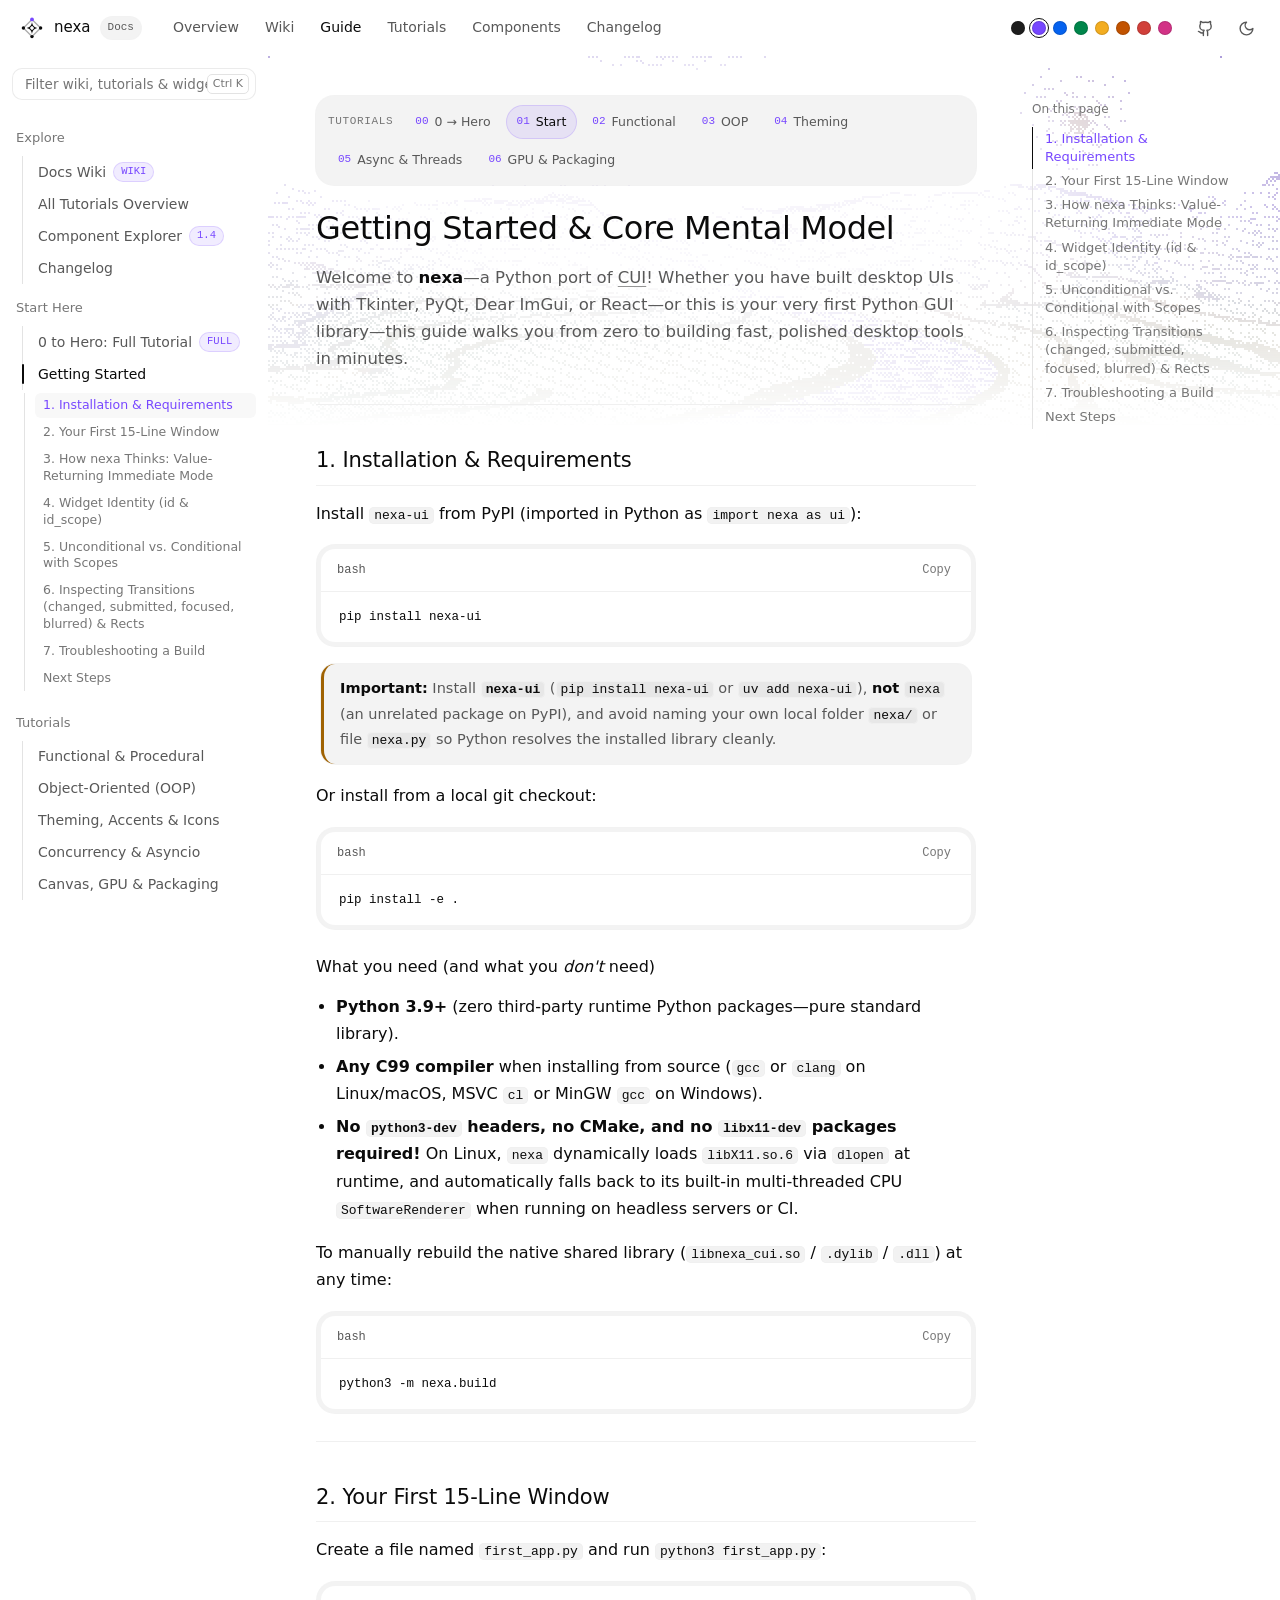
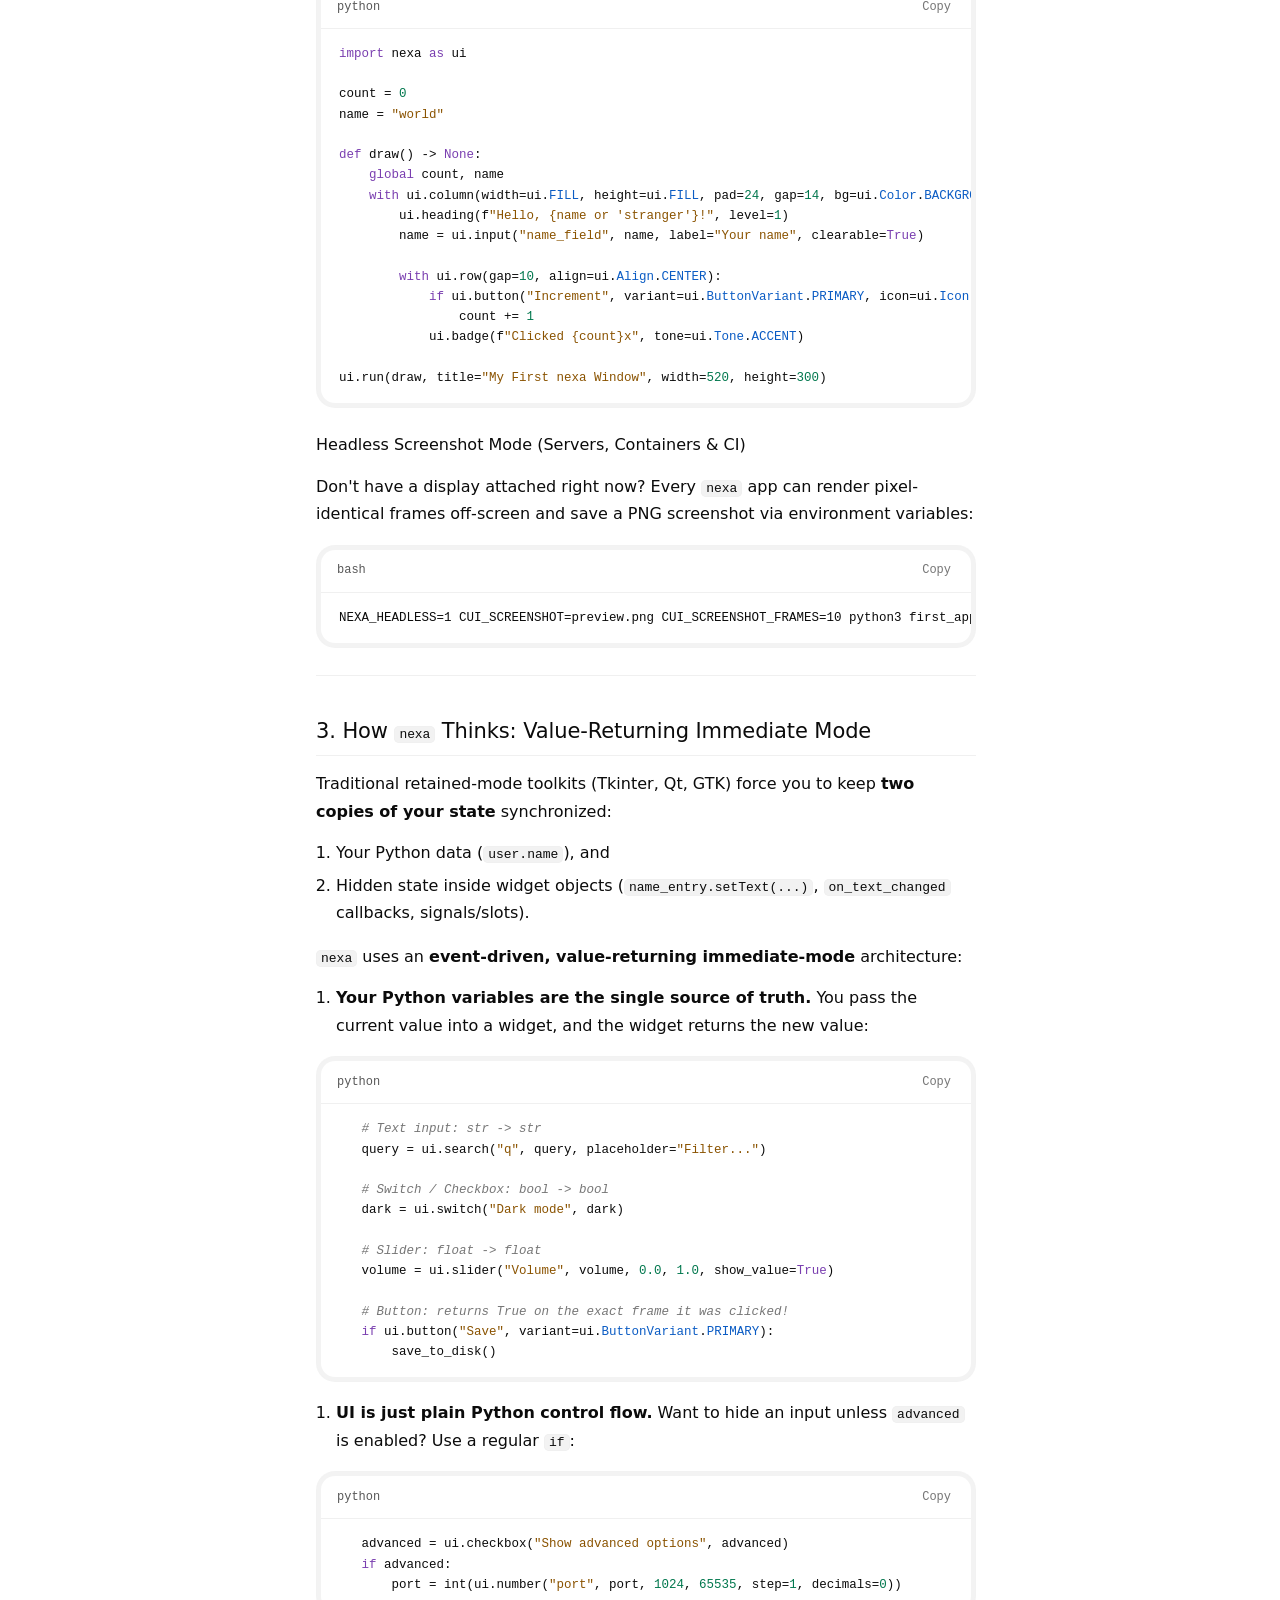
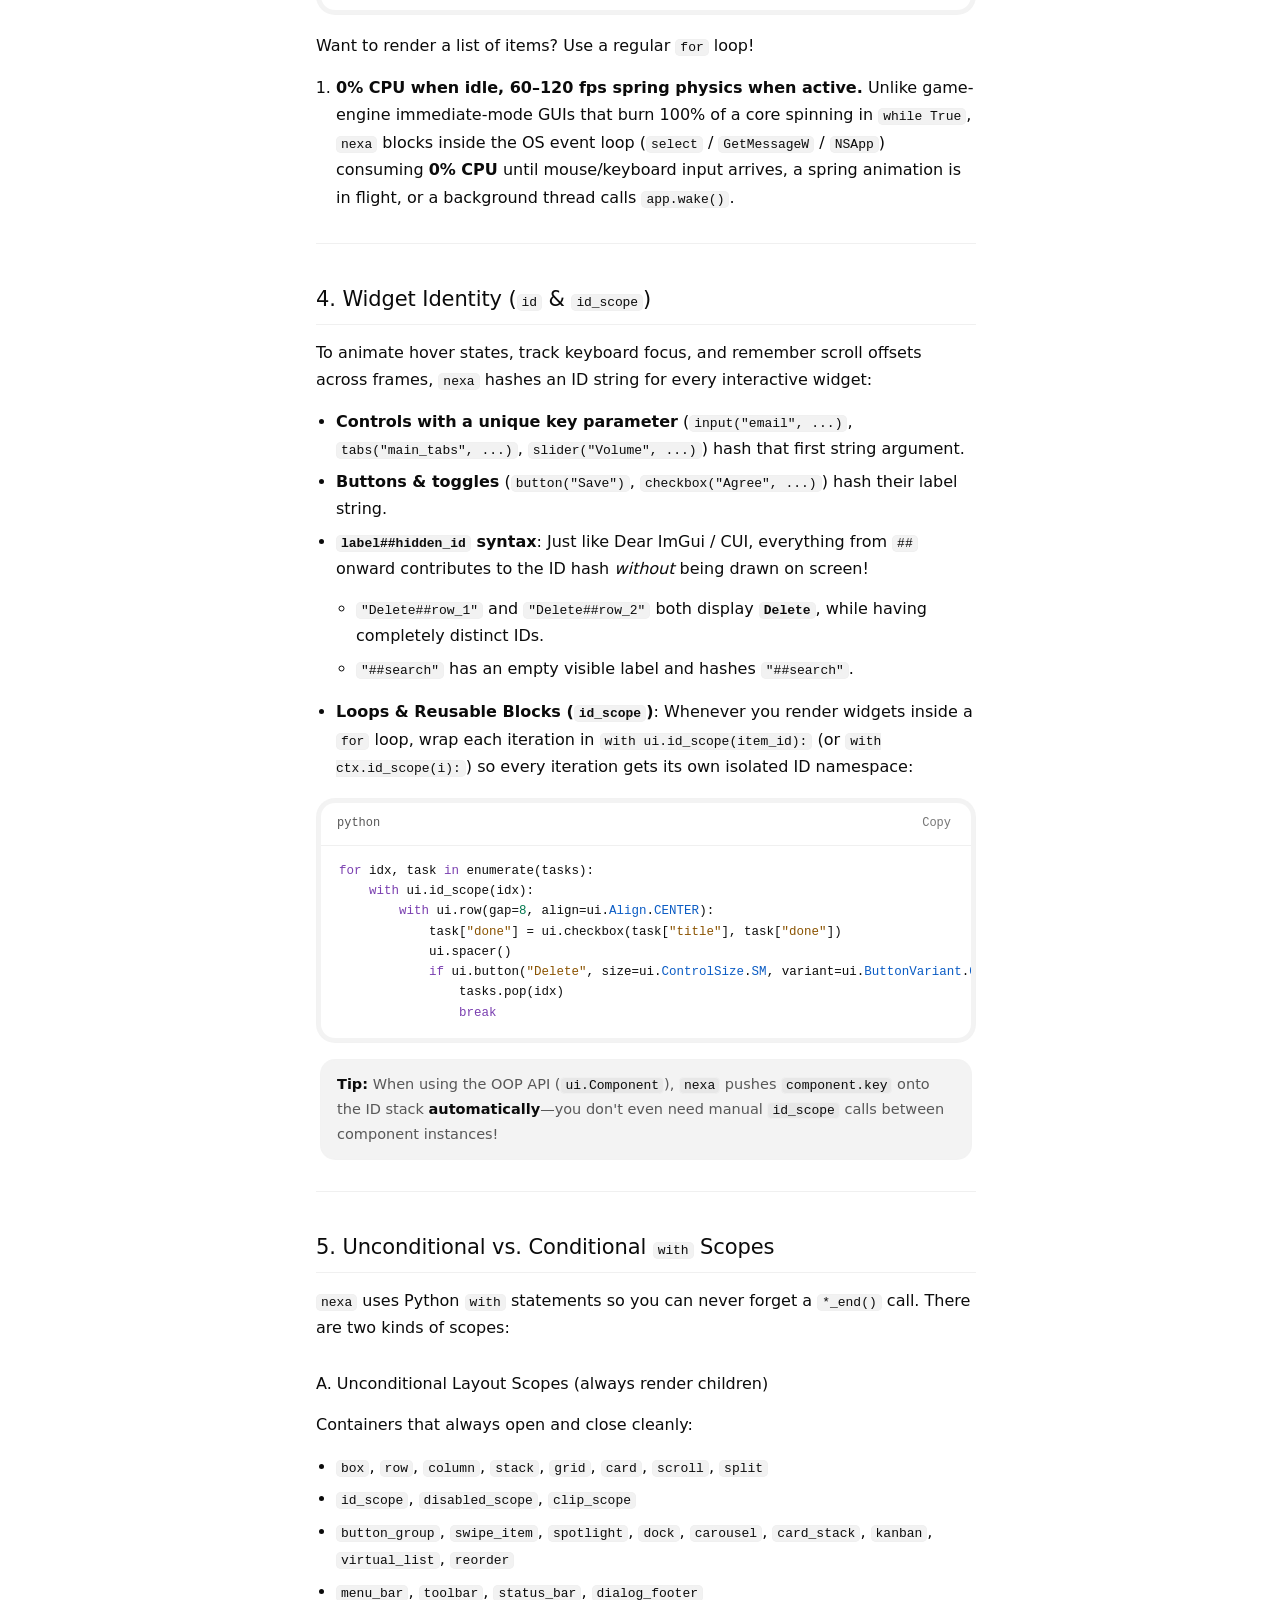
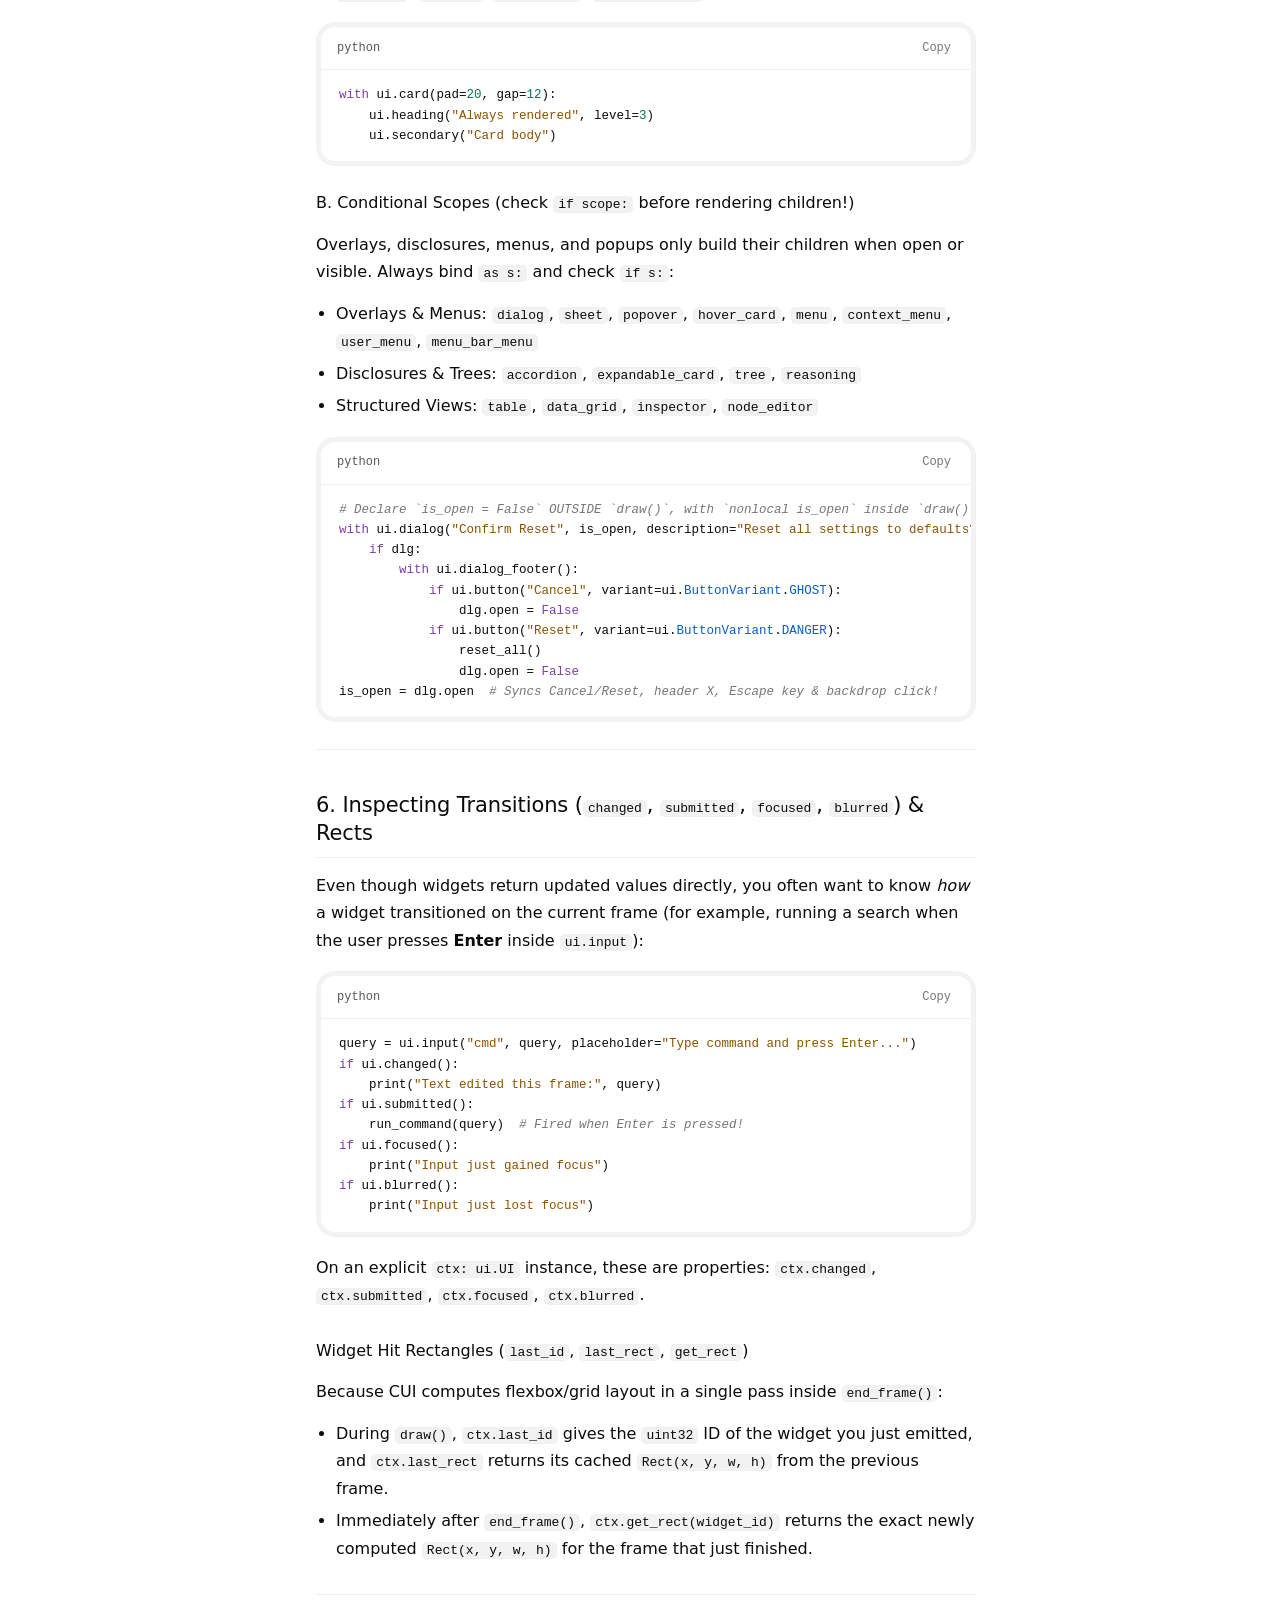
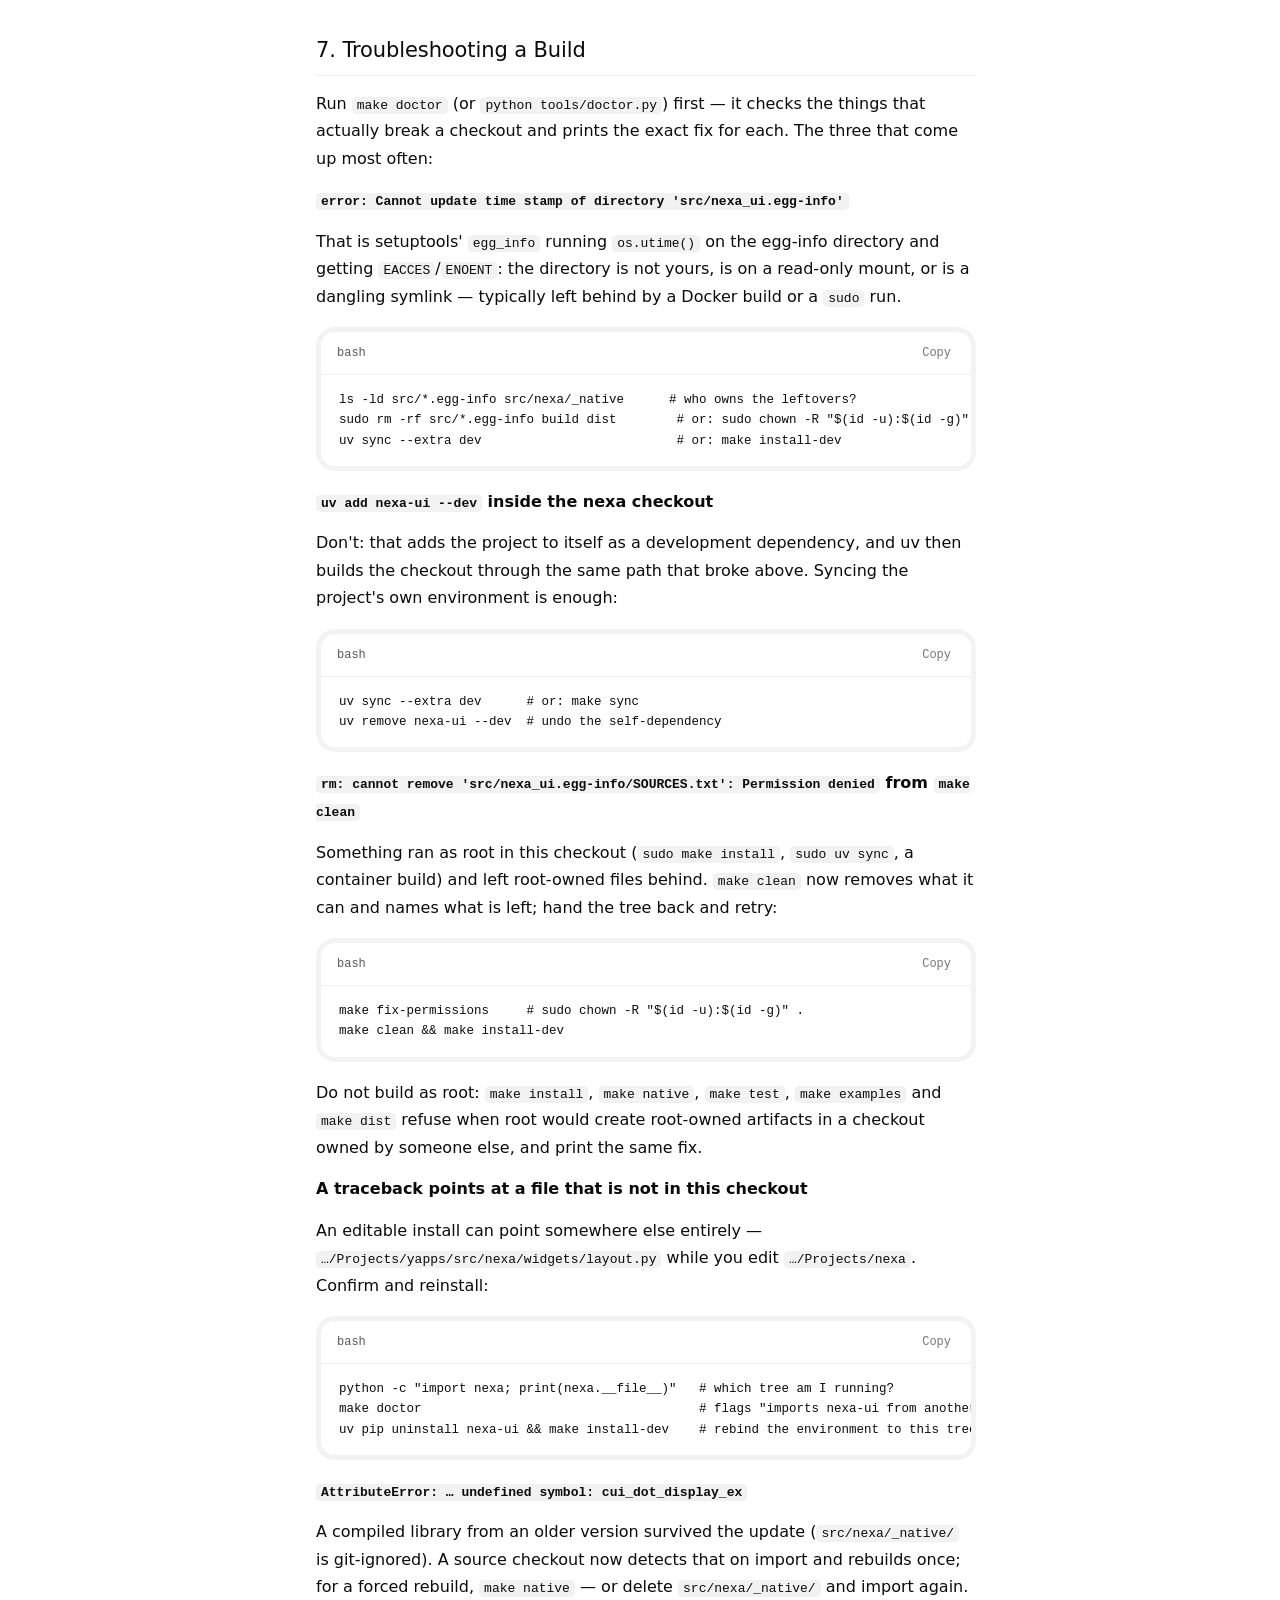
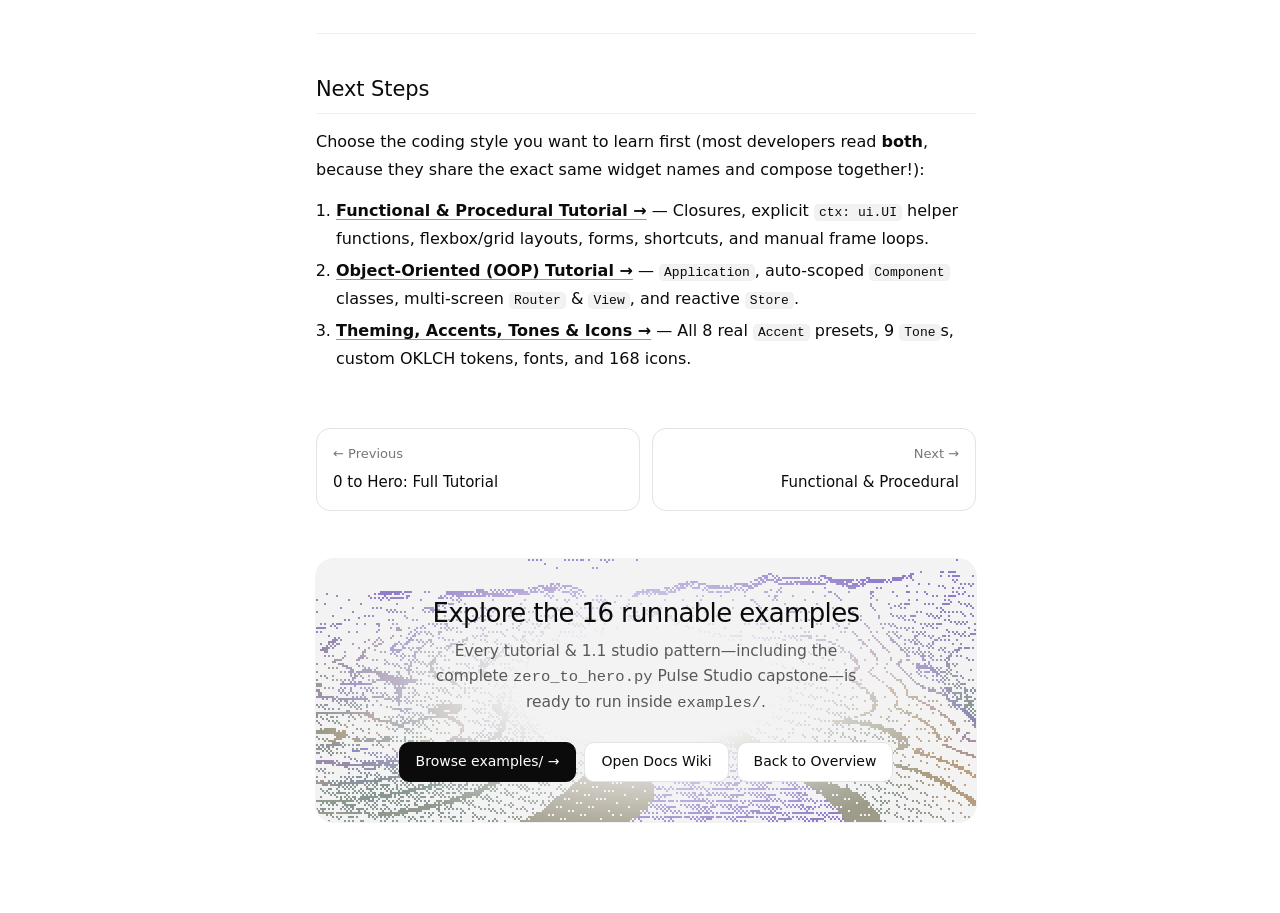
<file: docs/getting-started.html>
<!DOCTYPE html>
<html lang="en" data-theme="light">
<head>
  <meta charset="UTF-8" />
  <meta name="viewport" content="width=device-width, initial-scale=1.0" />
  <title>Getting Started — nexa Documentation</title>
  <meta name="description" content="Getting Started — step-by-step guide and runnable Python examples for nexa (nexa-ui)." />
  <link rel="icon" type="image/svg+xml" href="assets/favicon.svg?v=1.2.0" />
  <link rel="stylesheet" href="assets/styles.css?v=1.2.0" />
  <script>
    try {
      const saved = localStorage.getItem("nexa_theme");
      const dark = saved ? saved === "dark" : matchMedia("(prefers-color-scheme: dark)").matches;
      document.documentElement.dataset.theme = dark ? "dark" : "light";
    } catch (e) {}
  </script>
</head>
<body class="guide-mode">
  <!-- Sticky Top Bar with Reading Progress Hairline -->
  <header class="topbar">
    <div class="topbar-inner">
      <a class="brand" href="index.html">
        <svg class="brand-mark-svg" viewBox="0 0 24 24" fill="none" aria-hidden="true" focusable="false">
          <path d="M12 3.4 L20.6 12 L12 20.6 L3.4 12 Z" stroke="currentColor" stroke-opacity="0.34" stroke-width="1.35" stroke-linejoin="round"/>
          <path fill-rule="evenodd" clip-rule="evenodd"
                d="M12 5.2 C12 9.4 14.6 12 18.8 12 C14.6 12 12 14.6 12 18.8 C12 14.6 9.4 12 5.2 12 C9.4 12 12 9.4 12 5.2 Z M12 9.8 L14.2 12 L12 14.2 L9.8 12 Z"
                fill="currentColor"/>
          <circle cx="12" cy="3.4" r="1.9" fill="var(--accent)"/>
          <circle cx="20.6" cy="12" r="1.7" fill="currentColor"/>
          <circle cx="12" cy="20.6" r="1.7" fill="currentColor"/>
          <circle cx="3.4" cy="12" r="1.7" fill="currentColor"/>
        </svg>
        <span>nexa</span>
        <span class="brand-badge">Docs</span>
      </a>
      <nav class="nav-links" aria-label="Primary">
        <a class="nav-link" href="index.html">Overview</a>
        <a class="nav-link" data-nav="wiki" href="wiki.html">Wiki</a>
        <a class="nav-link active" data-nav="guide" href="getting-started.html">Guide</a>
        <a class="nav-link" data-nav="tutorials" href="tutorials.html">Tutorials</a>
        <a class="nav-link" data-nav="components" href="components.html">Components</a>
        <a class="nav-link" data-nav="changelog" href="changelog.html">Changelog</a>
      </nav>
      <div class="topbar-right">
        <div class="accent-strip" id="header-accent-strip" title="Switch live OKLCH accent"></div>
        <a class="icon-btn" href="https://github.com/x017/nexa" target="_blank" rel="noopener" aria-label="Source on GitHub" title="Source on GitHub">
          <svg viewBox="0 0 24 24" fill="none" stroke="currentColor" stroke-width="2" stroke-linecap="round" stroke-linejoin="round"><path d="M15 22v-4a4.8 4.8 0 0 0-1-3.5c3 0 6-2 6-5.5.08-1.25-.27-2.48-1-3.5.28-1.15.28-2.35 0-3.5 0 0-1 0-3 1.5-2.64-.5-5.36-.5-8 0C6 2 5 2 5 2c-.3 1.15-.3 2.35 0 3.5A5.403 5.403 0 0 0 4 9c0 3.5 3 5.5 6 5.5-.39.49-.68 1.05-.85 1.65-.17.6-.22 1.23-.15 1.85v4"/><path d="M9 18c-4.51 2-5-2-7-2"/></svg>
        </a>
        <button class="icon-btn" id="theme-toggle-btn" type="button" aria-label="Switch theme"></button>
      </div>
    </div>
    <div class="read-progress" id="read-progress"></div>
  </header>

  <!-- Documentation Layout Shell -->
  <div class="docs-shell">
    <!-- Left Chapter Navigation + Instant Filter -->
    <aside class="docs-sidebar" aria-label="Documentation chapters">
      <div class="search-box">
        <input id="docs-search-input" type="search" placeholder="Filter wiki, tutorials &amp; widgets…" autocomplete="off" />
        <span class="search-kbd">Ctrl K</span>
      </div>
      <div class="search-results" id="docs-search-results"></div>
      <nav id="docs-sidebar-nav"><div class="sidebar-group-title">Explore</div><a class="sidebar-link" href="wiki.html">Docs Wiki <span class="badge-new">WIKI</span></a><a class="sidebar-link" href="tutorials.html">All Tutorials Overview</a><a class="sidebar-link" href="components.html">Component Explorer <span class="badge-new">1.4</span></a><a class="sidebar-link" href="changelog.html">Changelog</a><div class="sidebar-group-title">Start Here</div><a class="sidebar-link" href="zero-to-hero.html">0 to Hero: Full Tutorial <span class="badge-new">FULL</span></a><a class="sidebar-link active" href="getting-started.html">Getting Started</a><div class="sidebar-sublinks"><a class="sidebar-sublink" href="#1-installation-requirements" data-anchor="1-installation-requirements">1. Installation &amp; Requirements</a><a class="sidebar-sublink" href="#2-your-first-15-line-window" data-anchor="2-your-first-15-line-window">2. Your First 15-Line Window</a><a class="sidebar-sublink" href="#3-how-nexa-thinks-value-returning-immediate-mode" data-anchor="3-how-nexa-thinks-value-returning-immediate-mode">3. How nexa Thinks: Value-Returning Immediate Mode</a><a class="sidebar-sublink" href="#4-widget-identity-id-id-scope" data-anchor="4-widget-identity-id-id-scope">4. Widget Identity (id &amp; id_scope)</a><a class="sidebar-sublink" href="#5-unconditional-vs-conditional-with-scopes" data-anchor="5-unconditional-vs-conditional-with-scopes">5. Unconditional vs. Conditional with Scopes</a><a class="sidebar-sublink" href="#6-inspecting-transitions-changed-submitted-focused-blurred-rects" data-anchor="6-inspecting-transitions-changed-submitted-focused-blurred-rects">6. Inspecting Transitions (changed, submitted, focused, blurred) &amp; Rects</a><a class="sidebar-sublink" href="#7-troubleshooting-a-build" data-anchor="7-troubleshooting-a-build">7. Troubleshooting a Build</a><a class="sidebar-sublink" href="#next-steps" data-anchor="next-steps">Next Steps</a></div><div class="sidebar-group-title">Tutorials</div><a class="sidebar-link" href="tutorial-functional.html">Functional &amp; Procedural</a><a class="sidebar-link" href="tutorial-oop.html">Object-Oriented (OOP)</a><a class="sidebar-link" href="theming-and-styling.html">Theming, Accents &amp; Icons</a><a class="sidebar-link" href="concurrency-and-async.html">Concurrency &amp; Asyncio</a><a class="sidebar-link" href="advanced-rendering-and-packaging.html">Canvas, GPU &amp; Packaging</a><div class="sidebar-group-title">API Reference</div><a class="sidebar-link" href="components-reference.html">190+ Components Reference</a></nav>
    </aside>

    <!-- Main Content Area with Procedural Topographic Backdrop -->
    <div class="docs-content-grid docs-main-wrap">
      <div class="docs-art" id="docs-hero-art"></div>

      <div class="docs-page-inner">
        <main class="docs-main">
          <article class="prose" id="docs-article">
<div class="tutorial-track" aria-label="Tutorial curriculum"><span class="tutorial-track-label">Tutorials</span><a class="track-step" href="zero-to-hero.html"><span class="track-step-num">00</span><span>0 → Hero</span></a><a class="track-step active" href="getting-started.html"><span class="track-step-num">01</span><span>Start</span></a><a class="track-step" href="tutorial-functional.html"><span class="track-step-num">02</span><span>Functional</span></a><a class="track-step" href="tutorial-oop.html"><span class="track-step-num">03</span><span>OOP</span></a><a class="track-step" href="theming-and-styling.html"><span class="track-step-num">04</span><span>Theming</span></a><a class="track-step" href="concurrency-and-async.html"><span class="track-step-num">05</span><span>Async &amp; Threads</span></a><a class="track-step" href="advanced-rendering-and-packaging.html"><span class="track-step-num">06</span><span>GPU &amp; Packaging</span></a></div><h1 id="getting-started-core-mental-model">Getting Started &amp; Core Mental Model</h1>
<p>Welcome to <strong>nexa</strong>—a Python port of <a href="https://github.com/yappologistic/CUI" target="_blank" rel="noopener">CUI</a>! Whether you have built desktop UIs with Tkinter, PyQt, Dear ImGui, or React—or this is your very first Python GUI library—this guide walks you from zero to building fast, polished desktop tools in minutes.</p>
<hr />
<h2 id="1-installation-requirements">1. Installation &amp; Requirements</h2>
<p>Install <code>nexa-ui</code> from PyPI (imported in Python as <code>import nexa as ui</code>):</p>
<div class="code-panel"><div class="code-header"><span>bash</span><button class="copy-mini" data-copy-code="1" type="button">Copy</button></div><pre><code>pip install nexa-ui</code></pre></div>
<blockquote class="callout-warn"><p><strong>Important:</strong> Install <strong><code>nexa-ui</code></strong> (<code>pip install nexa-ui</code> or <code>uv add nexa-ui</code>), <strong>not</strong> <code>nexa</code> (an unrelated package on PyPI), and avoid naming your own local folder <code>nexa/</code> or file <code>nexa.py</code> so Python resolves the installed library cleanly.</p></blockquote>
<p>Or install from a local git checkout:</p>
<div class="code-panel"><div class="code-header"><span>bash</span><button class="copy-mini" data-copy-code="1" type="button">Copy</button></div><pre><code>pip install -e .</code></pre></div>
<h3 id="what-you-need-and-what-you-don-t-need">What you need (and what you <em>don&#x27;t</em> need)</h3>
<ul><li><strong>Python 3.9+</strong> (zero third-party runtime Python packages—pure standard library).</li><li><strong>Any C99 compiler</strong> when installing from source (<code>gcc</code> or <code>clang</code> on Linux/macOS, MSVC <code>cl</code> or MinGW <code>gcc</code> on Windows).</li><li><strong>No <code>python3-dev</code> headers, no CMake, and no <code>libx11-dev</code> packages required!</strong> On Linux, <code>nexa</code> dynamically loads <code>libX11.so.6</code> via <code>dlopen</code> at runtime, and automatically falls back to its built-in multi-threaded CPU <code>SoftwareRenderer</code> when running on headless servers or CI.</li></ul>
<p>To manually rebuild the native shared library (<code>libnexa_cui.so</code> / <code>.dylib</code> / <code>.dll</code>) at any time:</p>
<div class="code-panel"><div class="code-header"><span>bash</span><button class="copy-mini" data-copy-code="1" type="button">Copy</button></div><pre><code>python3 -m nexa.build</code></pre></div>
<hr />
<h2 id="2-your-first-15-line-window">2. Your First 15-Line Window</h2>
<p>Create a file named <code>first_app.py</code> and run <code>python3 first_app.py</code>:</p>
<div class="code-panel"><div class="code-header"><span>python</span><button class="copy-mini" data-copy-code="1" type="button">Copy</button></div><pre><code><span class="tok-kw">import</span> nexa <span class="tok-kw">as</span> ui

count = <span class="tok-num">0</span>
name = <span class="tok-str">&quot;world&quot;</span>

<span class="tok-kw">def</span> draw() -&gt; <span class="tok-kw">None</span>:
    <span class="tok-kw">global</span> count, name
    <span class="tok-kw">with</span> ui.column(width=ui.<span class="tok-cls">FILL</span>, height=ui.<span class="tok-cls">FILL</span>, pad=<span class="tok-num">24</span>, gap=<span class="tok-num">14</span>, bg=ui.<span class="tok-cls">Color</span>.<span class="tok-cls">BACKGROUND</span>):
        ui.heading(f<span class="tok-str">&quot;Hello, {name or &#x27;stranger&#x27;}!&quot;</span>, level=<span class="tok-num">1</span>)
        name = ui.input(<span class="tok-str">&quot;name_field&quot;</span>, name, label=<span class="tok-str">&quot;Your name&quot;</span>, clearable=<span class="tok-kw">True</span>)

        <span class="tok-kw">with</span> ui.row(gap=<span class="tok-num">10</span>, align=ui.<span class="tok-cls">Align</span>.<span class="tok-cls">CENTER</span>):
            <span class="tok-kw">if</span> ui.button(<span class="tok-str">&quot;Increment&quot;</span>, variant=ui.<span class="tok-cls">ButtonVariant</span>.<span class="tok-cls">PRIMARY</span>, icon=ui.<span class="tok-cls">Icon</span>.<span class="tok-cls">PLUS</span>):
                count += <span class="tok-num">1</span>
            ui.badge(f<span class="tok-str">&quot;Clicked {count}x&quot;</span>, tone=ui.<span class="tok-cls">Tone</span>.<span class="tok-cls">ACCENT</span>)

ui.run(draw, title=<span class="tok-str">&quot;My First nexa Window&quot;</span>, width=<span class="tok-num">520</span>, height=<span class="tok-num">300</span>)</code></pre></div>
<h3 id="headless-screenshot-mode-servers-containers-ci">Headless Screenshot Mode (Servers, Containers &amp; CI)</h3>
<p>Don&#x27;t have a display attached right now? Every <code>nexa</code> app can render pixel-identical frames off-screen and save a PNG screenshot via environment variables:</p>
<div class="code-panel"><div class="code-header"><span>bash</span><button class="copy-mini" data-copy-code="1" type="button">Copy</button></div><pre><code>NEXA_HEADLESS=1 CUI_SCREENSHOT=preview.png CUI_SCREENSHOT_FRAMES=10 python3 first_app.py</code></pre></div>
<hr />
<h2 id="3-how-nexa-thinks-value-returning-immediate-mode">3. How <code>nexa</code> Thinks: Value-Returning Immediate Mode</h2>
<p>Traditional retained-mode toolkits (Tkinter, Qt, GTK) force you to keep <strong>two copies of your state</strong> synchronized:</p>
<ol><li>Your Python data (<code>user.name</code>), and</li><li>Hidden state inside widget objects (<code>name_entry.setText(...)</code>, <code>on_text_changed</code> callbacks, signals/slots).</li></ol>
<p><code>nexa</code> uses an <strong>event-driven, value-returning immediate-mode</strong> architecture:</p>
<ol><li><strong>Your Python variables are the single source of truth.</strong> You pass the current value into a widget, and the widget returns the new value:</li></ol>
<div class="code-panel"><div class="code-header"><span>python</span><button class="copy-mini" data-copy-code="1" type="button">Copy</button></div><pre><code>   <span class="tok-com"># Text input: str -&gt; str</span>
   query = ui.search(<span class="tok-str">&quot;q&quot;</span>, query, placeholder=<span class="tok-str">&quot;Filter...&quot;</span>)

   <span class="tok-com"># Switch / Checkbox: bool -&gt; bool</span>
   dark = ui.switch(<span class="tok-str">&quot;Dark mode&quot;</span>, dark)

   <span class="tok-com"># Slider: float -&gt; float</span>
   volume = ui.slider(<span class="tok-str">&quot;Volume&quot;</span>, volume, <span class="tok-num">0.0</span>, <span class="tok-num">1.0</span>, show_value=<span class="tok-kw">True</span>)

   <span class="tok-com"># Button: returns True on the exact frame it was clicked!</span>
   <span class="tok-kw">if</span> ui.button(<span class="tok-str">&quot;Save&quot;</span>, variant=ui.<span class="tok-cls">ButtonVariant</span>.<span class="tok-cls">PRIMARY</span>):
       save_to_disk()</code></pre></div>
<ol><li><strong>UI is just plain Python control flow.</strong> Want to hide an input unless <code>advanced</code> is enabled? Use a regular <code>if</code>:</li></ol>
<div class="code-panel"><div class="code-header"><span>python</span><button class="copy-mini" data-copy-code="1" type="button">Copy</button></div><pre><code>   advanced = ui.checkbox(<span class="tok-str">&quot;Show advanced options&quot;</span>, advanced)
   <span class="tok-kw">if</span> advanced:
       port = int(ui.number(<span class="tok-str">&quot;port&quot;</span>, port, <span class="tok-num">1024</span>, <span class="tok-num">65535</span>, step=<span class="tok-num">1</span>, decimals=<span class="tok-num">0</span>))</code></pre></div>
<p>Want to render a list of items? Use a regular <code>for</code> loop!</p>
<ol><li><strong>0% CPU when idle, 60–120 fps spring physics when active.</strong> Unlike game-engine immediate-mode GUIs that burn 100% of a core spinning in <code>while True</code>, <code>nexa</code> blocks inside the OS event loop (<code>select</code> / <code>GetMessageW</code> / <code>NSApp</code>) consuming <strong>0% CPU</strong> until mouse/keyboard input arrives, a spring animation is in flight, or a background thread calls <code>app.wake()</code>.</li></ol>
<hr />
<h2 id="4-widget-identity-id-id-scope">4. Widget Identity (<code>id</code> &amp; <code>id_scope</code>)</h2>
<p>To animate hover states, track keyboard focus, and remember scroll offsets across frames, <code>nexa</code> hashes an ID string for every interactive widget:</p>
<ul><li><strong>Controls with a unique key parameter</strong> (<code>input(&quot;email&quot;, ...)</code>, <code>tabs(&quot;main_tabs&quot;, ...)</code>, <code>slider(&quot;Volume&quot;, ...)</code>) hash that first string argument.</li><li><strong>Buttons &amp; toggles</strong> (<code>button(&quot;Save&quot;)</code>, <code>checkbox(&quot;Agree&quot;, ...)</code>) hash their label string.</li><li><strong><code>label##hidden_id</code> syntax</strong>: Just like Dear ImGui / CUI, everything from <code>##</code> onward contributes to the ID hash <em>without</em> being drawn on screen!<ul><li><code>&quot;Delete##row_1&quot;</code> and <code>&quot;Delete##row_2&quot;</code> both display <strong><code>Delete</code></strong>, while having completely distinct IDs.</li><li><code>&quot;##search&quot;</code> has an empty visible label and hashes <code>&quot;##search&quot;</code>.</li></ul></li><li><strong>Loops &amp; Reusable Blocks (<code>id_scope</code>)</strong>: Whenever you render widgets inside a <code>for</code> loop, wrap each iteration in <code>with ui.id_scope(item_id):</code> (or <code>with ctx.id_scope(i):</code>) so every iteration gets its own isolated ID namespace:</li></ul>
<div class="code-panel"><div class="code-header"><span>python</span><button class="copy-mini" data-copy-code="1" type="button">Copy</button></div><pre><code><span class="tok-kw">for</span> idx, task <span class="tok-kw">in</span> enumerate(tasks):
    <span class="tok-kw">with</span> ui.id_scope(idx):
        <span class="tok-kw">with</span> ui.row(gap=<span class="tok-num">8</span>, align=ui.<span class="tok-cls">Align</span>.<span class="tok-cls">CENTER</span>):
            task[<span class="tok-str">&quot;done&quot;</span>] = ui.checkbox(task[<span class="tok-str">&quot;title&quot;</span>], task[<span class="tok-str">&quot;done&quot;</span>])
            ui.spacer()
            <span class="tok-kw">if</span> ui.button(<span class="tok-str">&quot;Delete&quot;</span>, size=ui.<span class="tok-cls">ControlSize</span>.<span class="tok-cls">SM</span>, variant=ui.<span class="tok-cls">ButtonVariant</span>.<span class="tok-cls">GHOST</span>):
                tasks.pop(idx)
                <span class="tok-kw">break</span></code></pre></div>
<blockquote><p><strong>Tip:</strong> When using the OOP API (<code>ui.Component</code>), <code>nexa</code> pushes <code>component.key</code> onto the ID stack <strong>automatically</strong>—you don&#x27;t even need manual <code>id_scope</code> calls between component instances!</p></blockquote>
<hr />
<h2 id="5-unconditional-vs-conditional-with-scopes">5. Unconditional vs. Conditional <code>with</code> Scopes</h2>
<p><code>nexa</code> uses Python <code>with</code> statements so you can never forget a <code>*_end()</code> call. There are two kinds of scopes:</p>
<h3 id="a-unconditional-layout-scopes-always-render-children">A. Unconditional Layout Scopes (always render children)</h3>
<p>Containers that always open and close cleanly:</p>
<ul><li><code>box</code>, <code>row</code>, <code>column</code>, <code>stack</code>, <code>grid</code>, <code>card</code>, <code>scroll</code>, <code>split</code></li><li><code>id_scope</code>, <code>disabled_scope</code>, <code>clip_scope</code></li><li><code>button_group</code>, <code>swipe_item</code>, <code>spotlight</code>, <code>dock</code>, <code>carousel</code>, <code>card_stack</code>, <code>kanban</code>, <code>virtual_list</code>, <code>reorder</code></li><li><code>menu_bar</code>, <code>toolbar</code>, <code>status_bar</code>, <code>dialog_footer</code></li></ul>
<div class="code-panel"><div class="code-header"><span>python</span><button class="copy-mini" data-copy-code="1" type="button">Copy</button></div><pre><code><span class="tok-kw">with</span> ui.card(pad=<span class="tok-num">20</span>, gap=<span class="tok-num">12</span>):
    ui.heading(<span class="tok-str">&quot;Always rendered&quot;</span>, level=<span class="tok-num">3</span>)
    ui.secondary(<span class="tok-str">&quot;Card body&quot;</span>)</code></pre></div>
<h3 id="b-conditional-scopes-check-if-scope-before-rendering-children">B. Conditional Scopes (check <code>if scope:</code> before rendering children!)</h3>
<p>Overlays, disclosures, menus, and popups only build their children when open or visible. Always bind <code>as s:</code> and check <code>if s:</code>:</p>
<ul><li>Overlays &amp; Menus: <code>dialog</code>, <code>sheet</code>, <code>popover</code>, <code>hover_card</code>, <code>menu</code>, <code>context_menu</code>, <code>user_menu</code>, <code>menu_bar_menu</code></li><li>Disclosures &amp; Trees: <code>accordion</code>, <code>expandable_card</code>, <code>tree</code>, <code>reasoning</code></li><li>Structured Views: <code>table</code>, <code>data_grid</code>, <code>inspector</code>, <code>node_editor</code></li></ul>
<div class="code-panel"><div class="code-header"><span>python</span><button class="copy-mini" data-copy-code="1" type="button">Copy</button></div><pre><code><span class="tok-com"># Declare `is_open = False` OUTSIDE `draw()`, with `nonlocal is_open` inside `draw()`:</span>
<span class="tok-kw">with</span> ui.dialog(<span class="tok-str">&quot;Confirm Reset&quot;</span>, is_open, description=<span class="tok-str">&quot;Reset all settings to defaults?&quot;</span>) <span class="tok-kw">as</span> dlg:
    <span class="tok-kw">if</span> dlg:
        <span class="tok-kw">with</span> ui.dialog_footer():
            <span class="tok-kw">if</span> ui.button(<span class="tok-str">&quot;Cancel&quot;</span>, variant=ui.<span class="tok-cls">ButtonVariant</span>.<span class="tok-cls">GHOST</span>):
                dlg.open = <span class="tok-kw">False</span>
            <span class="tok-kw">if</span> ui.button(<span class="tok-str">&quot;Reset&quot;</span>, variant=ui.<span class="tok-cls">ButtonVariant</span>.<span class="tok-cls">DANGER</span>):
                reset_all()
                dlg.open = <span class="tok-kw">False</span>
is_open = dlg.open  <span class="tok-com"># Syncs Cancel/Reset, header X, Escape key &amp; backdrop click!</span></code></pre></div>
<hr />
<h2 id="6-inspecting-transitions-changed-submitted-focused-blurred-rects">6. Inspecting Transitions (<code>changed</code>, <code>submitted</code>, <code>focused</code>, <code>blurred</code>) &amp; Rects</h2>
<p>Even though widgets return updated values directly, you often want to know <em>how</em> a widget transitioned on the current frame (for example, running a search when the user presses <strong>Enter</strong> inside <code>ui.input</code>):</p>
<div class="code-panel"><div class="code-header"><span>python</span><button class="copy-mini" data-copy-code="1" type="button">Copy</button></div><pre><code>query = ui.input(<span class="tok-str">&quot;cmd&quot;</span>, query, placeholder=<span class="tok-str">&quot;Type command and press Enter...&quot;</span>)
<span class="tok-kw">if</span> ui.changed():
    print(<span class="tok-str">&quot;Text edited this frame:&quot;</span>, query)
<span class="tok-kw">if</span> ui.submitted():
    run_command(query)  <span class="tok-com"># Fired when Enter is pressed!</span>
<span class="tok-kw">if</span> ui.focused():
    print(<span class="tok-str">&quot;Input just gained focus&quot;</span>)
<span class="tok-kw">if</span> ui.blurred():
    print(<span class="tok-str">&quot;Input just lost focus&quot;</span>)</code></pre></div>
<p>On an explicit <code>ctx: ui.UI</code> instance, these are properties: <code>ctx.changed</code>, <code>ctx.submitted</code>, <code>ctx.focused</code>, <code>ctx.blurred</code>.</p>
<h3 id="widget-hit-rectangles-last-id-last-rect-get-rect">Widget Hit Rectangles (<code>last_id</code>, <code>last_rect</code>, <code>get_rect</code>)</h3>
<p>Because CUI computes flexbox/grid layout in a single pass inside <code>end_frame()</code>:</p>
<ul><li>During <code>draw()</code>, <code>ctx.last_id</code> gives the <code>uint32</code> ID of the widget you just emitted, and <code>ctx.last_rect</code> returns its cached <code>Rect(x, y, w, h)</code> from the previous frame.</li><li>Immediately after <code>end_frame()</code>, <code>ctx.get_rect(widget_id)</code> returns the exact newly computed <code>Rect(x, y, w, h)</code> for the frame that just finished.</li></ul>
<hr />
<h2 id="7-troubleshooting-a-build">7. Troubleshooting a Build</h2>
<p>Run <code>make doctor</code> (or <code>python tools/doctor.py</code>) first — it checks the things that actually break a checkout and prints the exact fix for each. The three that come up most often:</p>
<p><strong><code>error: Cannot update time stamp of directory &#x27;src/nexa_ui.egg-info&#x27;</code></strong></p>
<p>That is setuptools&#x27; <code>egg_info</code> running <code>os.utime()</code> on the egg-info directory and getting <code>EACCES</code>/<code>ENOENT</code>: the directory is not yours, is on a read-only mount, or is a dangling symlink — typically left behind by a Docker build or a <code>sudo</code> run.</p>
<div class="code-panel"><div class="code-header"><span>bash</span><button class="copy-mini" data-copy-code="1" type="button">Copy</button></div><pre><code>ls -ld src/*.egg-info src/nexa/_native      # who owns the leftovers?
sudo rm -rf src/*.egg-info build dist        # or: sudo chown -R &quot;$(id -u):$(id -g)&quot; .
uv sync --extra dev                          # or: make install-dev</code></pre></div>
<p><strong><code>uv add nexa-ui --dev</code> inside the nexa checkout</strong></p>
<p>Don&#x27;t: that adds the project to itself as a development dependency, and uv then builds the checkout through the same path that broke above. Syncing the project&#x27;s own environment is enough:</p>
<div class="code-panel"><div class="code-header"><span>bash</span><button class="copy-mini" data-copy-code="1" type="button">Copy</button></div><pre><code>uv sync --extra dev      # or: make sync
uv remove nexa-ui --dev  # undo the self-dependency</code></pre></div>
<p><strong><code>rm: cannot remove &#x27;src/nexa_ui.egg-info/SOURCES.txt&#x27;: Permission denied</code> from <code>make clean</code></strong></p>
<p>Something ran as root in this checkout (<code>sudo make install</code>, <code>sudo uv sync</code>, a container build) and left root-owned files behind. <code>make clean</code> now removes what it can and names what is left; hand the tree back and retry:</p>
<div class="code-panel"><div class="code-header"><span>bash</span><button class="copy-mini" data-copy-code="1" type="button">Copy</button></div><pre><code>make fix-permissions     # sudo chown -R &quot;$(id -u):$(id -g)&quot; .
make clean &amp;&amp; make install-dev</code></pre></div>
<p>Do not build as root: <code>make install</code>, <code>make native</code>, <code>make test</code>, <code>make examples</code> and <code>make dist</code> refuse when root would create root-owned artifacts in a checkout owned by someone else, and print the same fix.</p>
<p><strong>A traceback points at a file that is not in this checkout</strong></p>
<p>An editable install can point somewhere else entirely — <code>…/Projects/yapps/src/nexa/widgets/layout.py</code> while you edit <code>…/Projects/nexa</code>. Confirm and reinstall:</p>
<div class="code-panel"><div class="code-header"><span>bash</span><button class="copy-mini" data-copy-code="1" type="button">Copy</button></div><pre><code>python -c &quot;import nexa; print(nexa.__file__)&quot;   # which tree am I running?
make doctor                                     # flags &quot;imports nexa-ui from another checkout&quot;
uv pip uninstall nexa-ui &amp;&amp; make install-dev    # rebind the environment to this tree</code></pre></div>
<p><strong><code>AttributeError: … undefined symbol: cui_dot_display_ex</code></strong></p>
<p>A compiled library from an older version survived the update (<code>src/nexa/_native/</code> is git-ignored). A source checkout now detects that on import and rebuilds once; for a forced rebuild, <code>make native</code> — or delete <code>src/nexa/_native/</code> and import again.</p>
<hr />
<h2 id="next-steps">Next Steps</h2>
<p>Choose the coding style you want to learn first (most developers read <strong>both</strong>, because they share the exact same widget names and compose together!):</p>
<ol><li><strong><a href="tutorial-functional.html">Functional &amp; Procedural Tutorial →</a></strong> — Closures, explicit <code>ctx: ui.UI</code> helper functions, flexbox/grid layouts, forms, shortcuts, and manual frame loops.</li><li><strong><a href="tutorial-oop.html">Object-Oriented (OOP) Tutorial →</a></strong> — <code>Application</code>, auto-scoped <code>Component</code> classes, multi-screen <code>Router</code> &amp; <code>View</code>, and reactive <code>Store</code>.</li><li><strong><a href="theming-and-styling.html">Theming, Accents, Tones &amp; Icons →</a></strong> — All 8 real <code>Accent</code> presets, 9 <code>Tone</code>s, custom OKLCH tokens, fonts, and 168 icons.</li></ol><div class="pager-nav"><a class="pager-card prev" href="zero-to-hero.html"><span>← Previous</span><strong>0 to Hero: Full Tutorial</strong></a><a class="pager-card next" href="tutorial-functional.html"><span>Next →</span><strong>Functional &amp; Procedural</strong></a></div>
          </article>

          <!-- Subtle Closing Procedural Topographic Band -->
          <section class="home-cta compact" id="docs-cta-band">
            <div class="home-cta-body">
              <h2>Explore the 16 runnable examples</h2>
              <p>Every tutorial &amp; 1.1 studio pattern—including the complete <code>zero_to_hero.py</code> Pulse Studio capstone—is ready to run inside <code>examples/</code>.</p>
              <div class="hero-actions">
                <a class="btn btn-primary" href="https://github.com/x017/nexa/tree/main/examples" target="_blank" rel="noopener">Browse examples/ →</a>
                <a class="btn" href="wiki.html">Open Docs Wiki</a>
                <a class="btn" href="index.html">Back to Overview</a>
              </div>
            </div>
          </section>
        </main>

        <!-- Right Table of Contents -->
        <aside class="docs-toc" aria-label="On this page">
          <div class="toc-title">On this page</div>
          <nav id="docs-toc-links"><a class="toc-link" href="#1-installation-requirements" data-anchor="1-installation-requirements">1. Installation &amp; Requirements</a><a class="toc-link" href="#2-your-first-15-line-window" data-anchor="2-your-first-15-line-window">2. Your First 15-Line Window</a><a class="toc-link" href="#3-how-nexa-thinks-value-returning-immediate-mode" data-anchor="3-how-nexa-thinks-value-returning-immediate-mode">3. How nexa Thinks: Value-Returning Immediate Mode</a><a class="toc-link" href="#4-widget-identity-id-id-scope" data-anchor="4-widget-identity-id-id-scope">4. Widget Identity (id &amp; id_scope)</a><a class="toc-link" href="#5-unconditional-vs-conditional-with-scopes" data-anchor="5-unconditional-vs-conditional-with-scopes">5. Unconditional vs. Conditional with Scopes</a><a class="toc-link" href="#6-inspecting-transitions-changed-submitted-focused-blurred-rects" data-anchor="6-inspecting-transitions-changed-submitted-focused-blurred-rects">6. Inspecting Transitions (changed, submitted, focused, blurred) &amp; Rects</a><a class="toc-link" href="#7-troubleshooting-a-build" data-anchor="7-troubleshooting-a-build">7. Troubleshooting a Build</a><a class="toc-link" href="#next-steps" data-anchor="next-steps">Next Steps</a></nav>
        </aside>
      </div>
    </div>
  </div>

  <script src="assets/search-index.js?v=1.2.0" defer></script>
  <script src="assets/dither.js?v=1.2.0" defer></script>
  <script src="assets/site.js?v=1.2.0" defer></script>
</body>
</html>
</file>
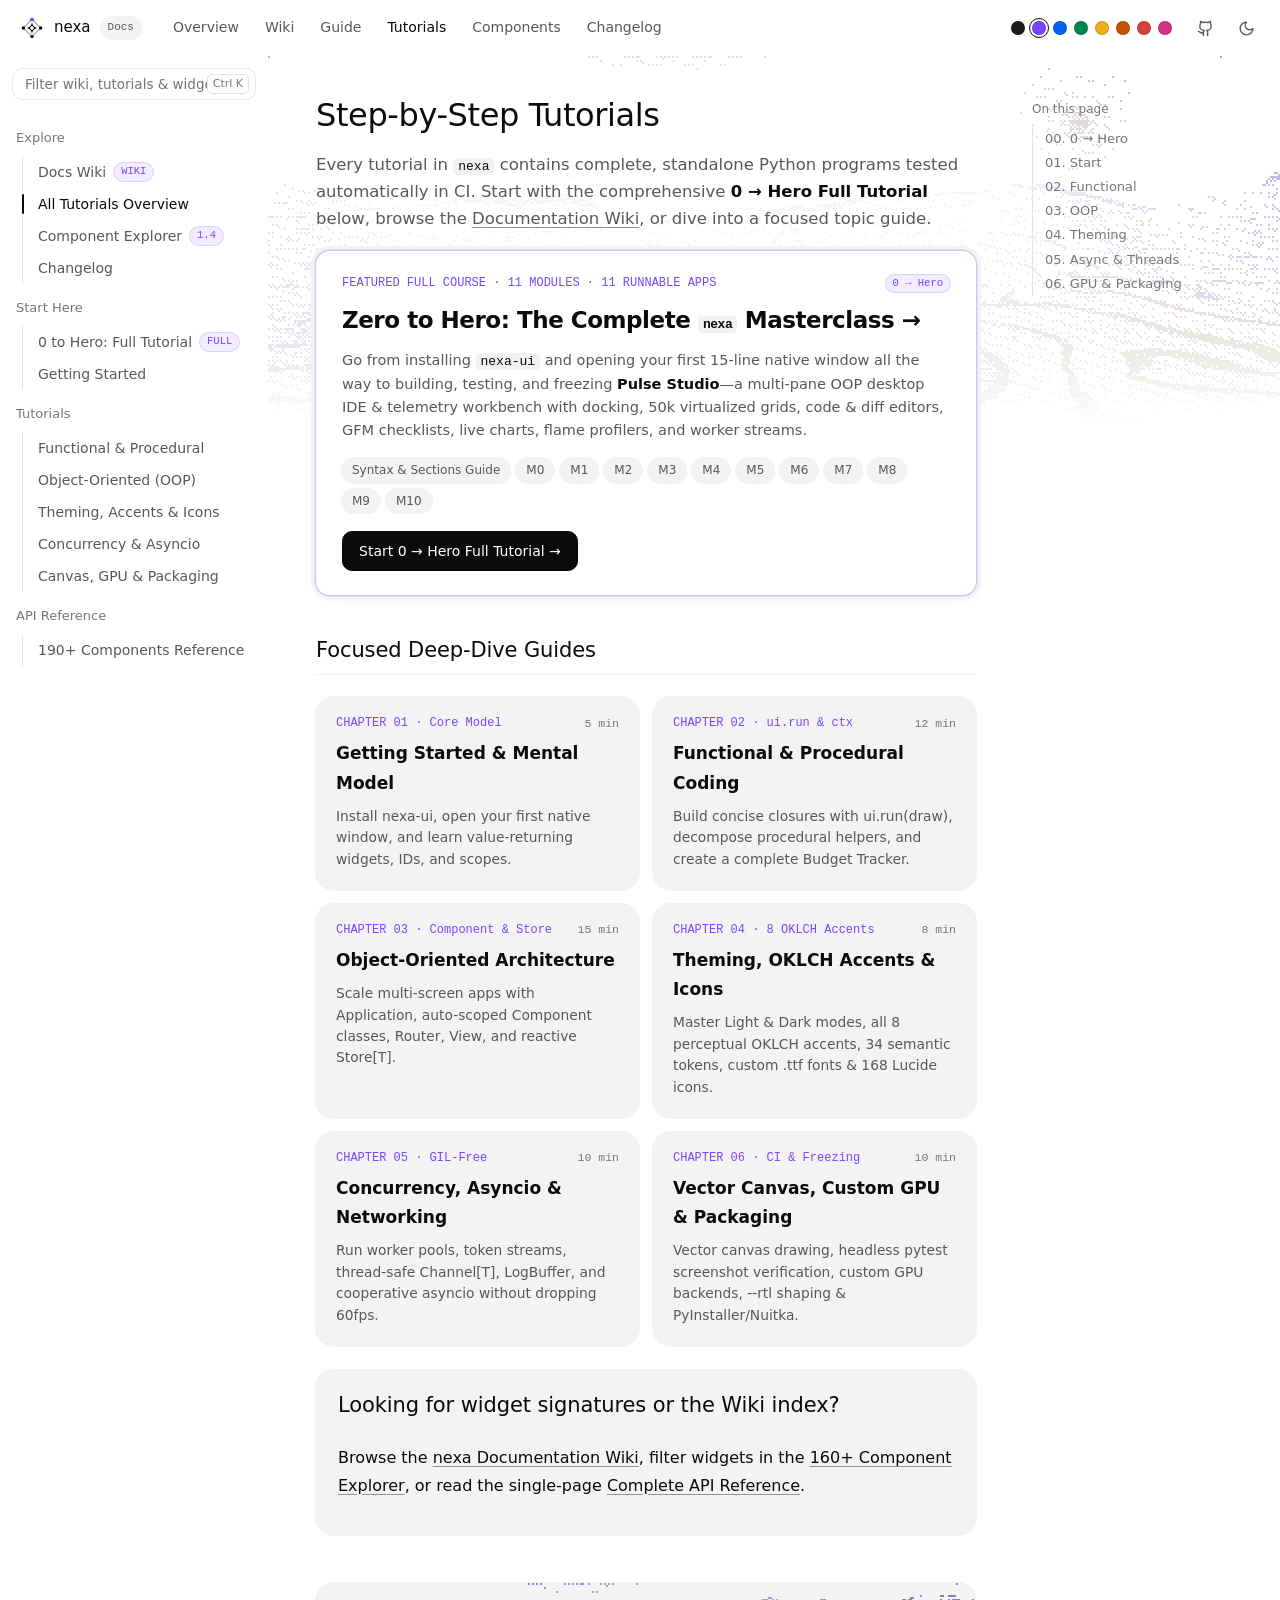
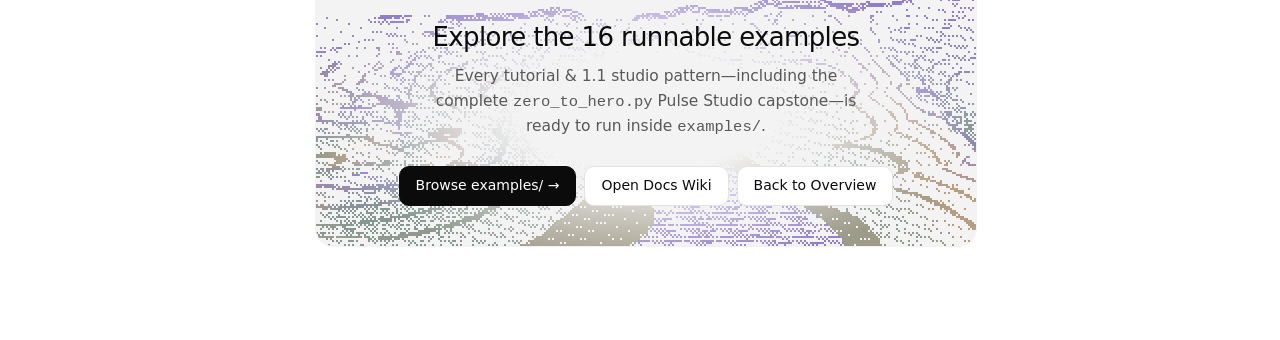
<file: docs/guide.html>
<!DOCTYPE html>
<html lang="en" data-theme="light">
<head>
  <meta charset="UTF-8" />
  <meta name="viewport" content="width=device-width, initial-scale=1.0" />
  <title>Documentation &amp; Tutorials — nexa</title>
  <meta name="description" content="Complete step-by-step tutorials, Docs Wiki, interactive 160+ component explorer, and API reference for nexa." />
  <link rel="icon" type="image/svg+xml" href="assets/favicon.svg?v=1.2.0" />
  <link rel="stylesheet" href="assets/styles.css?v=1.2.0" />
  <script>
    try {
      const saved = localStorage.getItem("nexa_theme");
      const dark = saved ? saved === "dark" : matchMedia("(prefers-color-scheme: dark)").matches;
      document.documentElement.dataset.theme = dark ? "dark" : "light";
    } catch (e) {}
  </script>
  <script>
    (function () {
      var raw = (window.location.hash || "").replace(/^#/, "");
      if (!raw) return;
      var sep = raw.indexOf("--");
      var slug = sep >= 0 ? raw.slice(0, sep) : raw;
      var anchor = sep >= 0 ? raw.slice(sep + 2) : "";
      var pages = ["wiki", "tutorials", "components", "changelog", "zero-to-hero", "getting-started", "tutorial-functional", "tutorial-oop", "theming-and-styling", "concurrency-and-async", "advanced-rendering-and-packaging", "components-reference"];
      if (pages.indexOf(slug) >= 0) {
        window.location.replace(slug + ".html" + (anchor ? "#" + anchor : ""));
      }
    })();
  </script>
</head>
<body class="guide-mode">
  <!-- Sticky Top Bar with Reading Progress Hairline -->
  <header class="topbar">
    <div class="topbar-inner">
      <a class="brand" href="index.html">
        <svg class="brand-mark-svg" viewBox="0 0 24 24" fill="none" aria-hidden="true" focusable="false">
          <path d="M12 3.4 L20.6 12 L12 20.6 L3.4 12 Z" stroke="currentColor" stroke-opacity="0.34" stroke-width="1.35" stroke-linejoin="round"/>
          <path fill-rule="evenodd" clip-rule="evenodd"
                d="M12 5.2 C12 9.4 14.6 12 18.8 12 C14.6 12 12 14.6 12 18.8 C12 14.6 9.4 12 5.2 12 C9.4 12 12 9.4 12 5.2 Z M12 9.8 L14.2 12 L12 14.2 L9.8 12 Z"
                fill="currentColor"/>
          <circle cx="12" cy="3.4" r="1.9" fill="var(--accent)"/>
          <circle cx="20.6" cy="12" r="1.7" fill="currentColor"/>
          <circle cx="12" cy="20.6" r="1.7" fill="currentColor"/>
          <circle cx="3.4" cy="12" r="1.7" fill="currentColor"/>
        </svg>
        <span>nexa</span>
        <span class="brand-badge">Docs</span>
      </a>
      <nav class="nav-links" aria-label="Primary">
        <a class="nav-link" href="index.html">Overview</a>
        <a class="nav-link" data-nav="wiki" href="wiki.html">Wiki</a>
        <a class="nav-link" data-nav="guide" href="getting-started.html">Guide</a>
        <a class="nav-link active" data-nav="tutorials" href="tutorials.html">Tutorials</a>
        <a class="nav-link" data-nav="components" href="components.html">Components</a>
        <a class="nav-link" data-nav="changelog" href="changelog.html">Changelog</a>
      </nav>
      <div class="topbar-right">
        <div class="accent-strip" id="header-accent-strip" title="Switch live OKLCH accent"></div>
        <a class="icon-btn" href="https://github.com/x017/nexa" target="_blank" rel="noopener" aria-label="Source on GitHub" title="Source on GitHub">
          <svg viewBox="0 0 24 24" fill="none" stroke="currentColor" stroke-width="2" stroke-linecap="round" stroke-linejoin="round"><path d="M15 22v-4a4.8 4.8 0 0 0-1-3.5c3 0 6-2 6-5.5.08-1.25-.27-2.48-1-3.5.28-1.15.28-2.35 0-3.5 0 0-1 0-3 1.5-2.64-.5-5.36-.5-8 0C6 2 5 2 5 2c-.3 1.15-.3 2.35 0 3.5A5.403 5.403 0 0 0 4 9c0 3.5 3 5.5 6 5.5-.39.49-.68 1.05-.85 1.65-.17.6-.22 1.23-.15 1.85v4"/><path d="M9 18c-4.51 2-5-2-7-2"/></svg>
        </a>
        <button class="icon-btn" id="theme-toggle-btn" type="button" aria-label="Switch theme"></button>
      </div>
    </div>
    <div class="read-progress" id="read-progress"></div>
  </header>

  <!-- Documentation Layout Shell -->
  <div class="docs-shell">
    <!-- Left Chapter Navigation + Instant Filter -->
    <aside class="docs-sidebar" aria-label="Documentation chapters">
      <div class="search-box">
        <input id="docs-search-input" type="search" placeholder="Filter wiki, tutorials &amp; widgets…" autocomplete="off" />
        <span class="search-kbd">Ctrl K</span>
      </div>
      <div class="search-results" id="docs-search-results"></div>
      <nav id="docs-sidebar-nav"><div class="sidebar-group-title">Explore</div><a class="sidebar-link" href="wiki.html">Docs Wiki <span class="badge-new">WIKI</span></a><a class="sidebar-link active" href="tutorials.html">All Tutorials Overview</a><a class="sidebar-link" href="components.html">Component Explorer <span class="badge-new">1.4</span></a><a class="sidebar-link" href="changelog.html">Changelog</a><div class="sidebar-group-title">Start Here</div><a class="sidebar-link" href="zero-to-hero.html">0 to Hero: Full Tutorial <span class="badge-new">FULL</span></a><a class="sidebar-link" href="getting-started.html">Getting Started</a><div class="sidebar-group-title">Tutorials</div><a class="sidebar-link" href="tutorial-functional.html">Functional &amp; Procedural</a><a class="sidebar-link" href="tutorial-oop.html">Object-Oriented (OOP)</a><a class="sidebar-link" href="theming-and-styling.html">Theming, Accents &amp; Icons</a><a class="sidebar-link" href="concurrency-and-async.html">Concurrency &amp; Asyncio</a><a class="sidebar-link" href="advanced-rendering-and-packaging.html">Canvas, GPU &amp; Packaging</a><div class="sidebar-group-title">API Reference</div><a class="sidebar-link" href="components-reference.html">190+ Components Reference</a></nav>
    </aside>

    <!-- Main Content Area with Procedural Topographic Backdrop -->
    <div class="docs-content-grid docs-main-wrap">
      <div class="docs-art" id="docs-hero-art"></div>

      <div class="docs-page-inner">
        <main class="docs-main">
          <article class="prose" id="docs-article">
<h1 id="step-by-step-tutorials">Step-by-Step Tutorials</h1>
<p>Every tutorial in <code>nexa</code> contains complete, standalone Python programs tested automatically in CI. Start with the comprehensive <strong>0 → Hero Full Tutorial</strong> below, browse the <a href="wiki.html">Documentation Wiki</a>, or dive into a focused topic guide.</p>
<div class="hero-course-banner">
  <div class="tutorial-hub-top">
    <span class="tutorial-hub-num">FEATURED FULL COURSE · 11 MODULES · 11 RUNNABLE APPS</span>
    <span class="badge-new">0 → Hero</span>
  </div>
  <h2><a href="zero-to-hero.html">Zero to Hero: The Complete <code>nexa</code> Masterclass →</a></h2>
  <p>Go from installing <code>nexa-ui</code> and opening your first 15-line native window all the way to building, testing, and freezing <strong>Pulse Studio</strong>—a multi-pane OOP desktop IDE &amp; telemetry workbench with docking, 50k virtualized grids, code &amp; diff editors, GFM checklists, live charts, flame profilers, and worker streams.</p>
  <div class="module-jump-strip"><a class="module-jump-pill" href="zero-to-hero.html#how-this-tutorial-is-organized-complete-syntax-guide">Syntax &amp; Sections Guide</a><a class="module-jump-pill" href="zero-to-hero.html#module-0-zero-setup-first-window-the-immediate-mode-mental-model">M0</a><a class="module-jump-pill" href="zero-to-hero.html#module-1-layout-mastery-flexbox-responsive-grids-scroll-split-panes">M1</a><a class="module-jump-pill" href="zero-to-hero.html#module-2-forms-pickers-validation-keyboard-shortcuts">M2</a><a class="module-jump-pill" href="zero-to-hero.html#module-3-desktop-chrome-menus-tabs-dialogs-sheets-command-palette">M3</a><a class="module-jump-pill" href="zero-to-hero.html#module-4-high-density-data-markdown-code-editor-diffs-charts">M4</a><a class="module-jump-pill" href="zero-to-hero.html#module-5-studio-creative-tools-dockspace-node-graphs-curves-timelines-custom-sdf-canvas">M5</a><a class="module-jump-pill" href="zero-to-hero.html#module-6-scaling-architecture-functional-vs-procedural-vs-object-oriented">M6</a><a class="module-jump-pill" href="zero-to-hero.html#module-7-design-system-mastery-themes-8-oklch-accents-34-tokens-fonts-bidi-rtl">M7</a><a class="module-jump-pill" href="zero-to-hero.html#module-8-concurrency-worker-pools-streaming-ai-cooperative-asyncio">M8</a><a class="module-jump-pill" href="zero-to-hero.html#module-9-the-hero-capstone-building-pulse-studio-end-to-end">M9</a><a class="module-jump-pill" href="zero-to-hero.html#module-10-testing-in-headless-pytest-custom-gpu-engines-shipping-standalone-binaries">M10</a></div>
  <div style="margin-top: 4px;">
    <a class="btn btn-primary" href="zero-to-hero.html">Start 0 → Hero Full Tutorial →</a>
  </div>
</div>
<h2 id="focused-deep-dive-guides">Focused Deep-Dive Guides</h2>
<div class="tutorials-hub-grid"><a class="tutorial-hub-card" href="getting-started.html"><div class="tutorial-hub-top"><span class="tutorial-hub-num">CHAPTER 01 · Core Model</span><span class="tutorial-hub-meta">5 min</span></div><h3>Getting Started &amp; Mental Model</h3><p>Install nexa-ui, open your first native window, and learn value-returning widgets, IDs, and scopes.</p></a><a class="tutorial-hub-card" href="tutorial-functional.html"><div class="tutorial-hub-top"><span class="tutorial-hub-num">CHAPTER 02 · ui.run &amp; ctx</span><span class="tutorial-hub-meta">12 min</span></div><h3>Functional &amp; Procedural Coding</h3><p>Build concise closures with ui.run(draw), decompose procedural helpers, and create a complete Budget Tracker.</p></a><a class="tutorial-hub-card" href="tutorial-oop.html"><div class="tutorial-hub-top"><span class="tutorial-hub-num">CHAPTER 03 · Component &amp; Store</span><span class="tutorial-hub-meta">15 min</span></div><h3>Object-Oriented Architecture</h3><p>Scale multi-screen apps with Application, auto-scoped Component classes, Router, View, and reactive Store[T].</p></a><a class="tutorial-hub-card" href="theming-and-styling.html"><div class="tutorial-hub-top"><span class="tutorial-hub-num">CHAPTER 04 · 8 OKLCH Accents</span><span class="tutorial-hub-meta">8 min</span></div><h3>Theming, OKLCH Accents &amp; Icons</h3><p>Master Light &amp; Dark modes, all 8 perceptual OKLCH accents, 34 semantic tokens, custom .ttf fonts &amp; 168 Lucide icons.</p></a><a class="tutorial-hub-card" href="concurrency-and-async.html"><div class="tutorial-hub-top"><span class="tutorial-hub-num">CHAPTER 05 · GIL-Free</span><span class="tutorial-hub-meta">10 min</span></div><h3>Concurrency, Asyncio &amp; Networking</h3><p>Run worker pools, token streams, thread-safe Channel[T], LogBuffer, and cooperative asyncio without dropping 60fps.</p></a><a class="tutorial-hub-card" href="advanced-rendering-and-packaging.html"><div class="tutorial-hub-top"><span class="tutorial-hub-num">CHAPTER 06 · CI &amp; Freezing</span><span class="tutorial-hub-meta">10 min</span></div><h3>Vector Canvas, Custom GPU &amp; Packaging</h3><p>Vector canvas drawing, headless pytest screenshot verification, custom GPU backends, --rtl shaping &amp; PyInstaller/Nuitka.</p></a></div>
<div class="changelog-entry" style="margin-top: 24px;">
  <h2 id="looking-for-widget-signatures">Looking for widget signatures or the Wiki index?</h2>
  <p>Browse the <a href="wiki.html">nexa Documentation Wiki</a>, filter widgets in the <a href="components.html">160+ Component Explorer</a>, or read the single-page <a href="components-reference.html">Complete API Reference</a>.</p>
</div>
          </article>

          <!-- Subtle Closing Procedural Topographic Band -->
          <section class="home-cta compact" id="docs-cta-band">
            <div class="home-cta-body">
              <h2>Explore the 16 runnable examples</h2>
              <p>Every tutorial &amp; 1.1 studio pattern—including the complete <code>zero_to_hero.py</code> Pulse Studio capstone—is ready to run inside <code>examples/</code>.</p>
              <div class="hero-actions">
                <a class="btn btn-primary" href="https://github.com/x017/nexa/tree/main/examples" target="_blank" rel="noopener">Browse examples/ →</a>
                <a class="btn" href="wiki.html">Open Docs Wiki</a>
                <a class="btn" href="index.html">Back to Overview</a>
              </div>
            </div>
          </section>
        </main>

        <!-- Right Table of Contents -->
        <aside class="docs-toc" aria-label="On this page">
          <div class="toc-title">On this page</div>
          <nav id="docs-toc-links"><a class="toc-link" href="zero-to-hero.html">00. 0 → Hero</a><a class="toc-link" href="getting-started.html">01. Start</a><a class="toc-link" href="tutorial-functional.html">02. Functional</a><a class="toc-link" href="tutorial-oop.html">03. OOP</a><a class="toc-link" href="theming-and-styling.html">04. Theming</a><a class="toc-link" href="concurrency-and-async.html">05. Async &amp; Threads</a><a class="toc-link" href="advanced-rendering-and-packaging.html">06. GPU &amp; Packaging</a></nav>
        </aside>
      </div>
    </div>
  </div>

  <script src="assets/search-index.js?v=1.2.0" defer></script>
  <script src="assets/dither.js?v=1.2.0" defer></script>
  <script src="assets/site.js?v=1.2.0" defer></script>
</body>
</html>
</file>
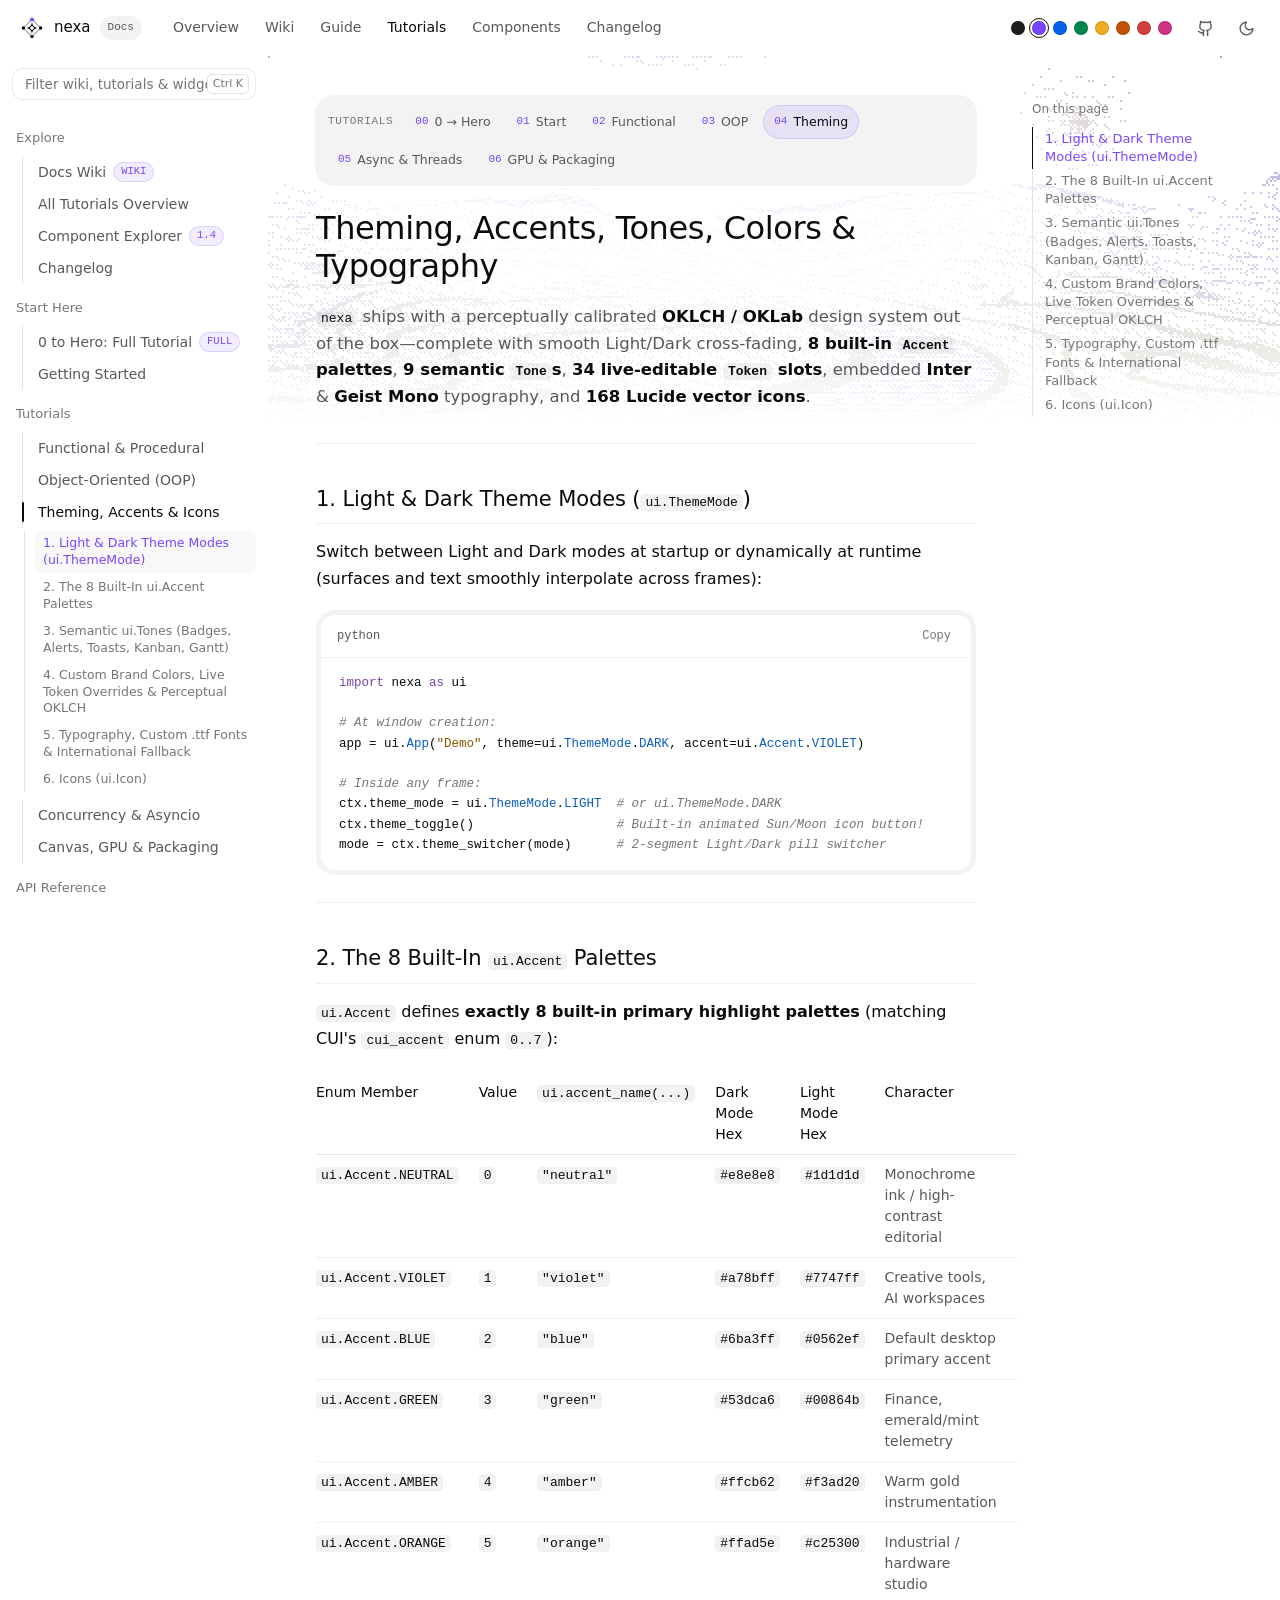
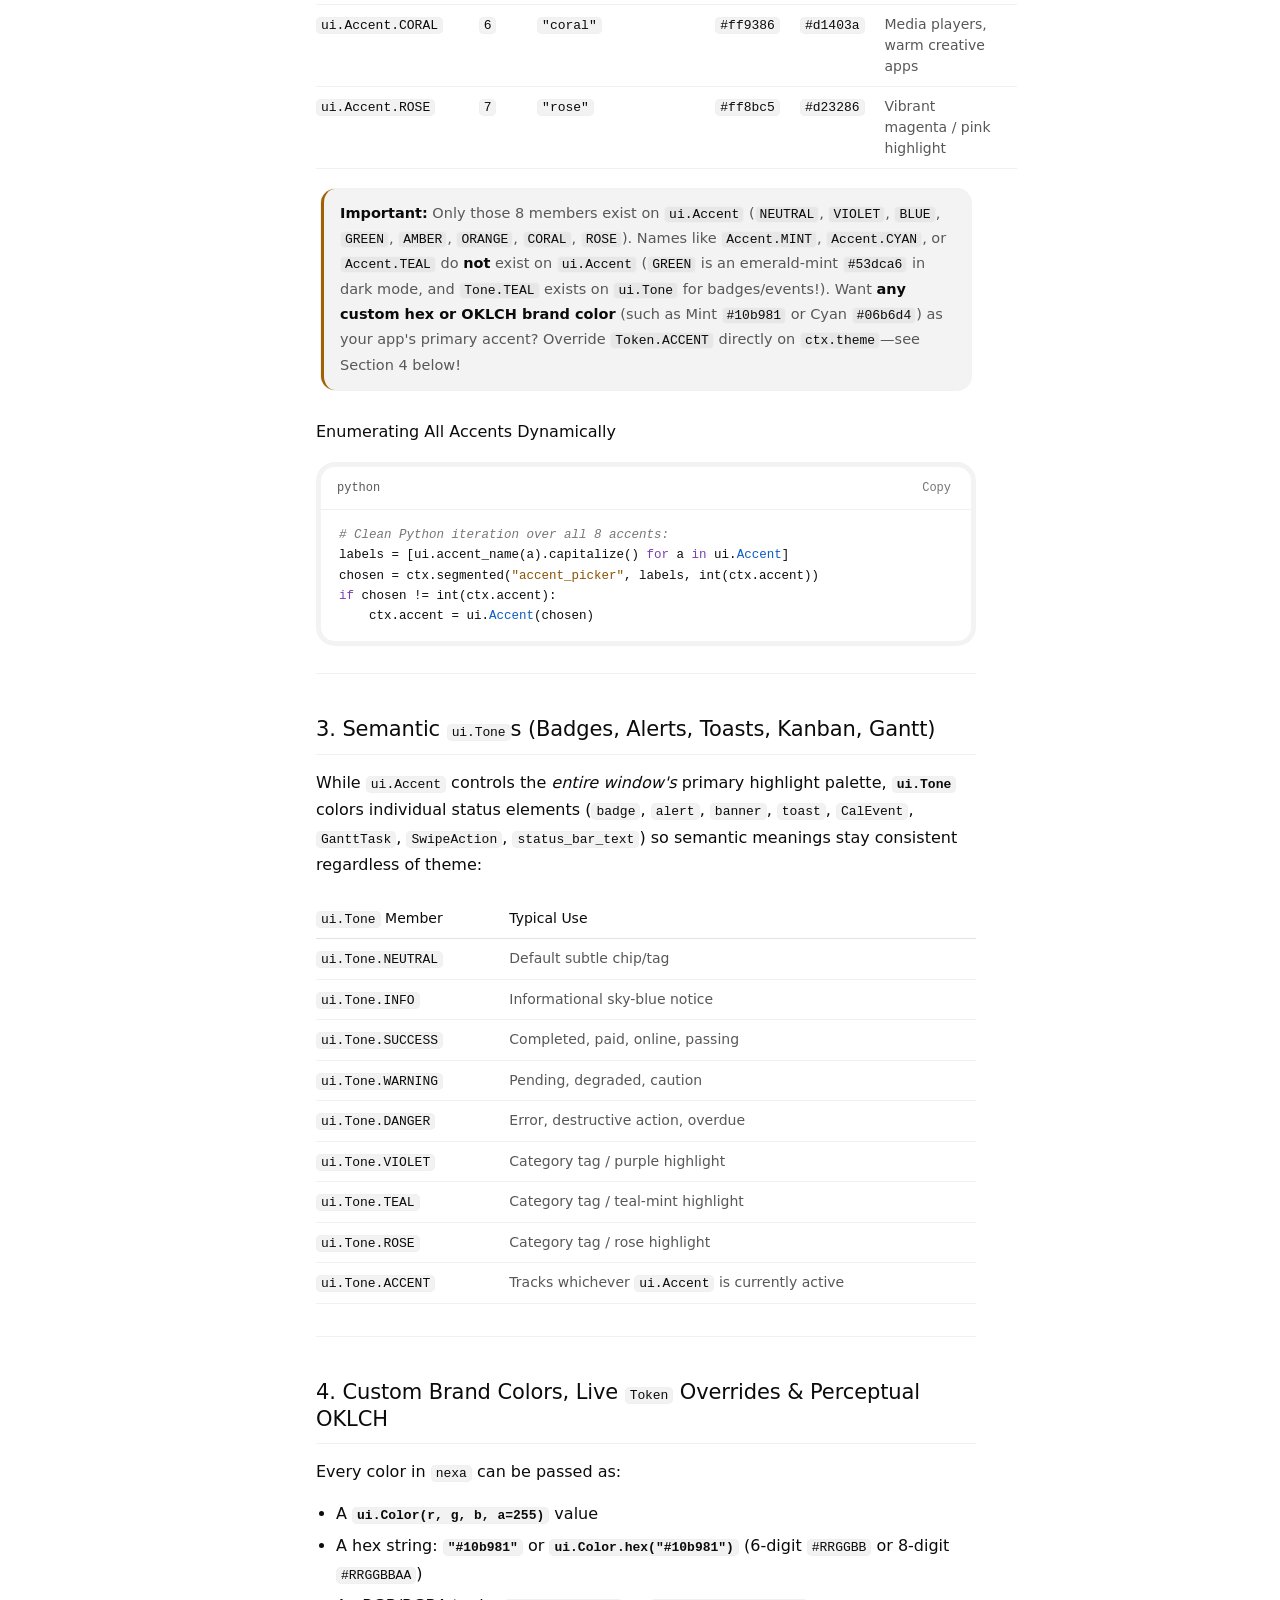
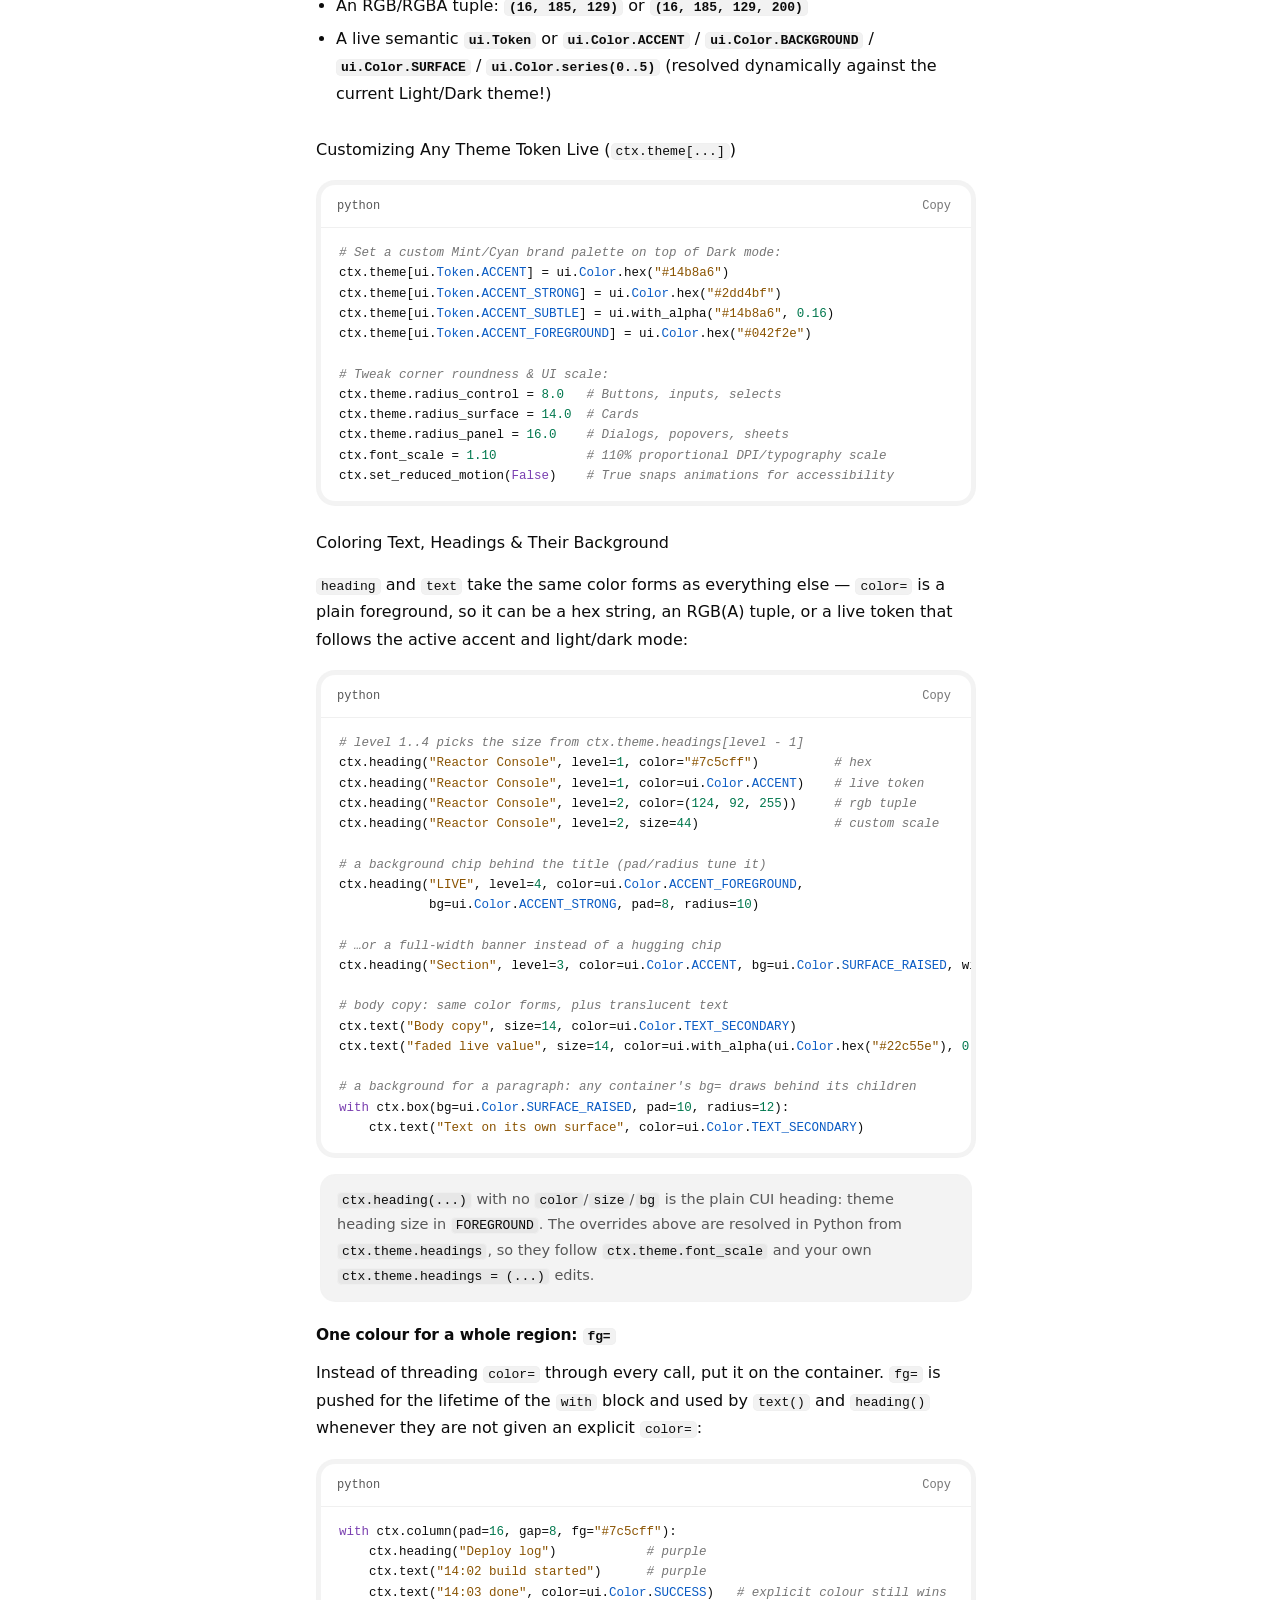
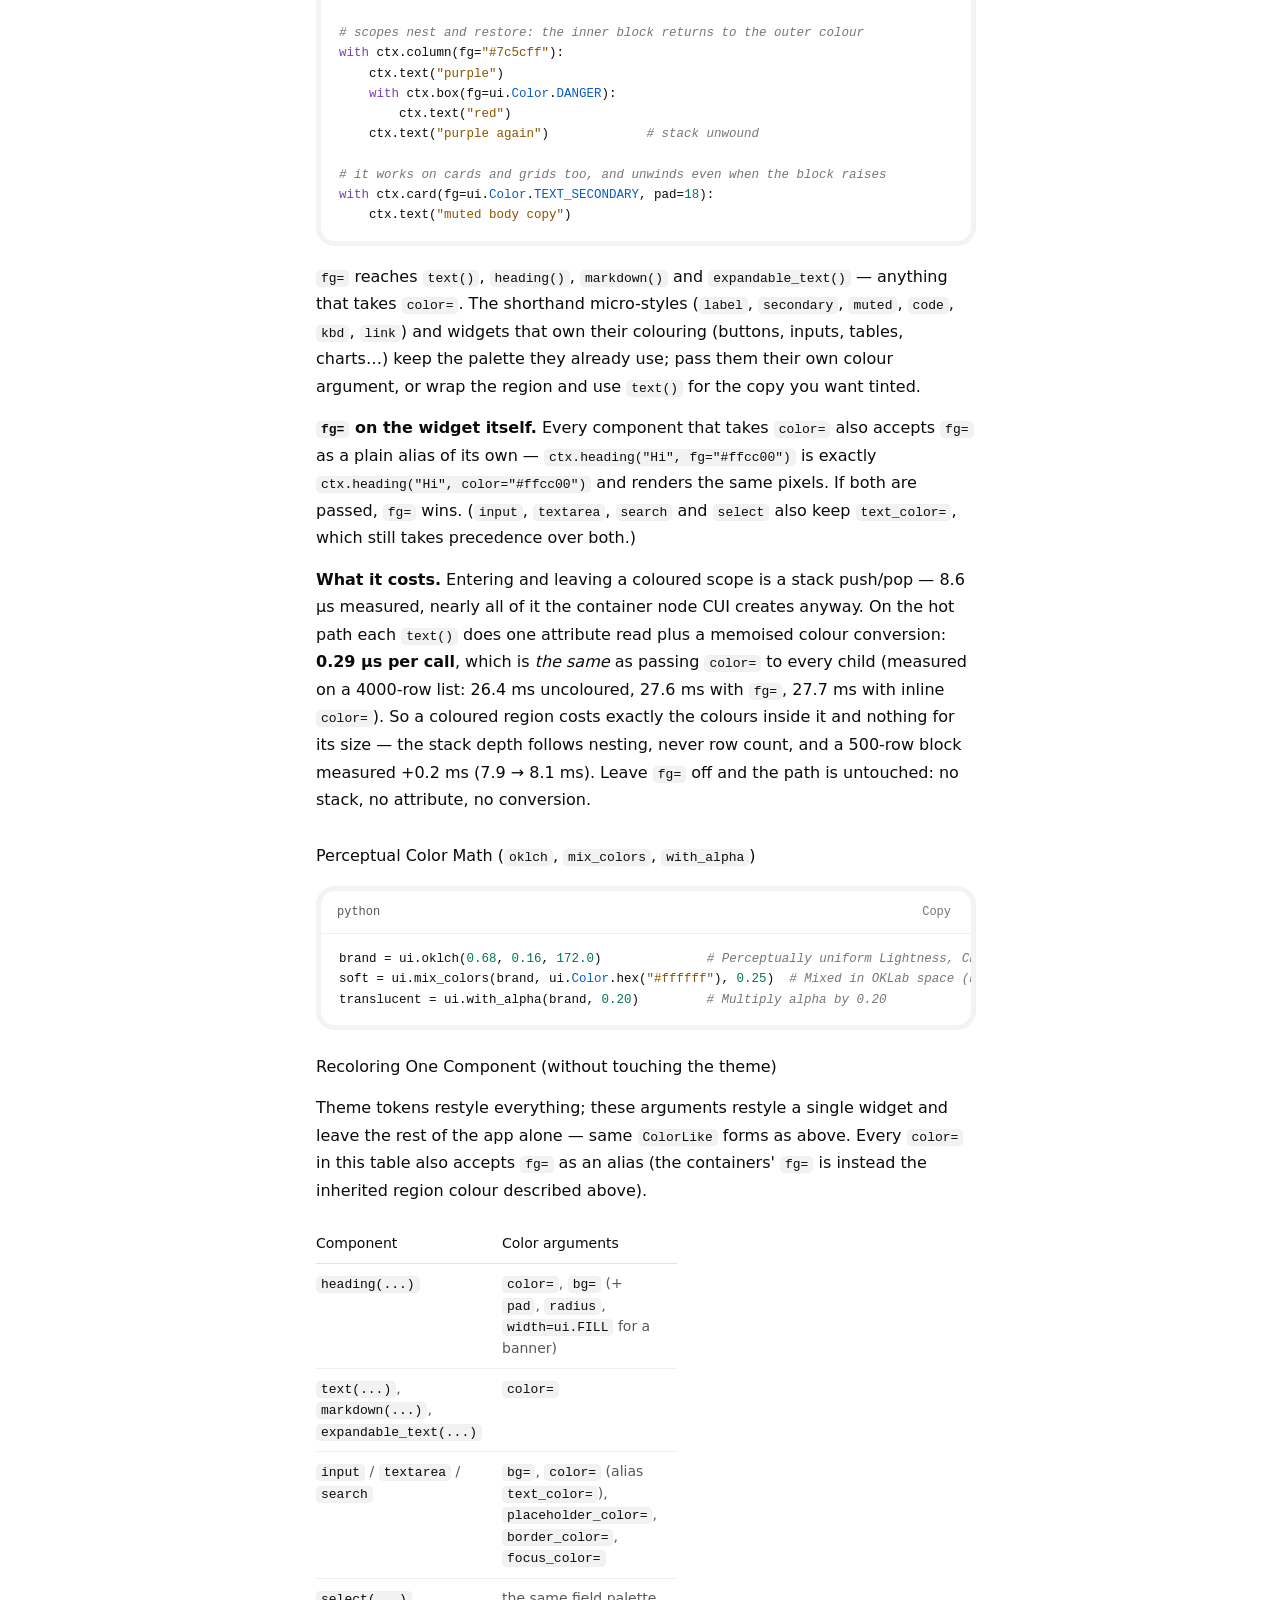
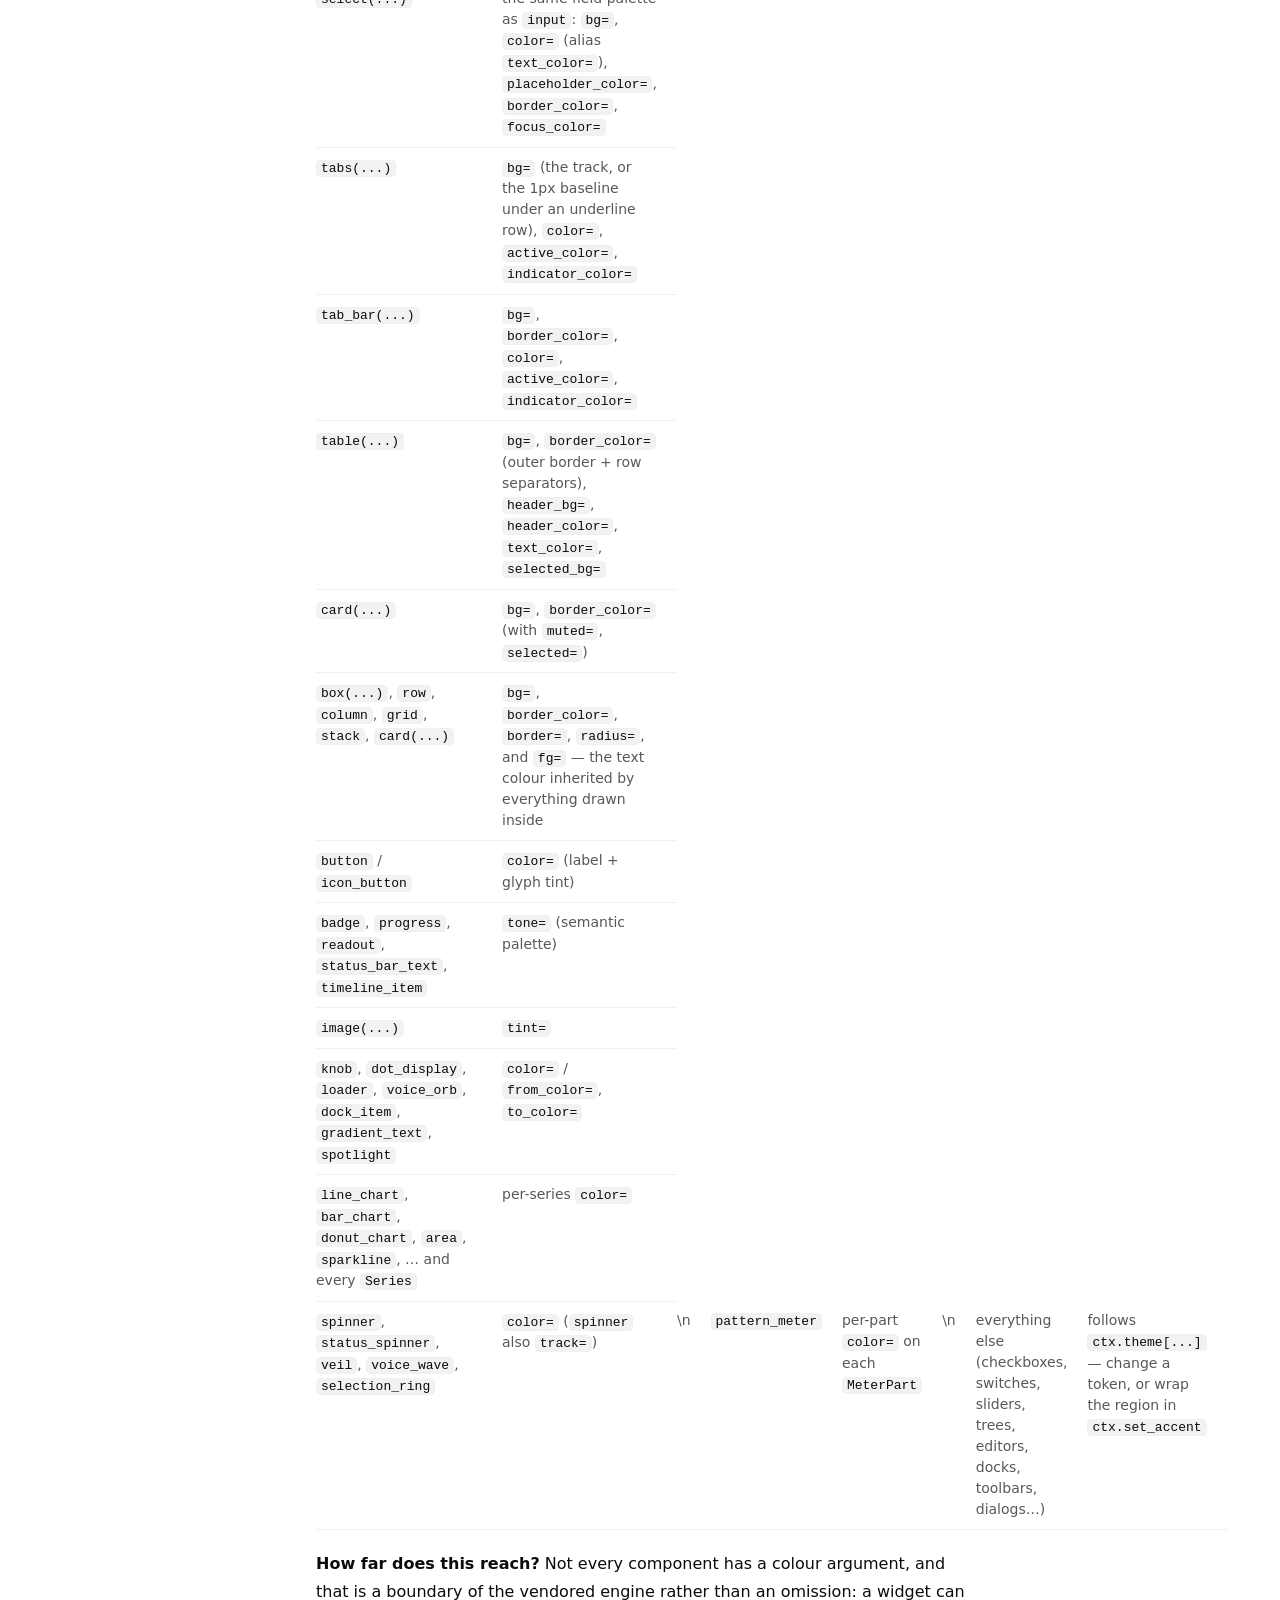
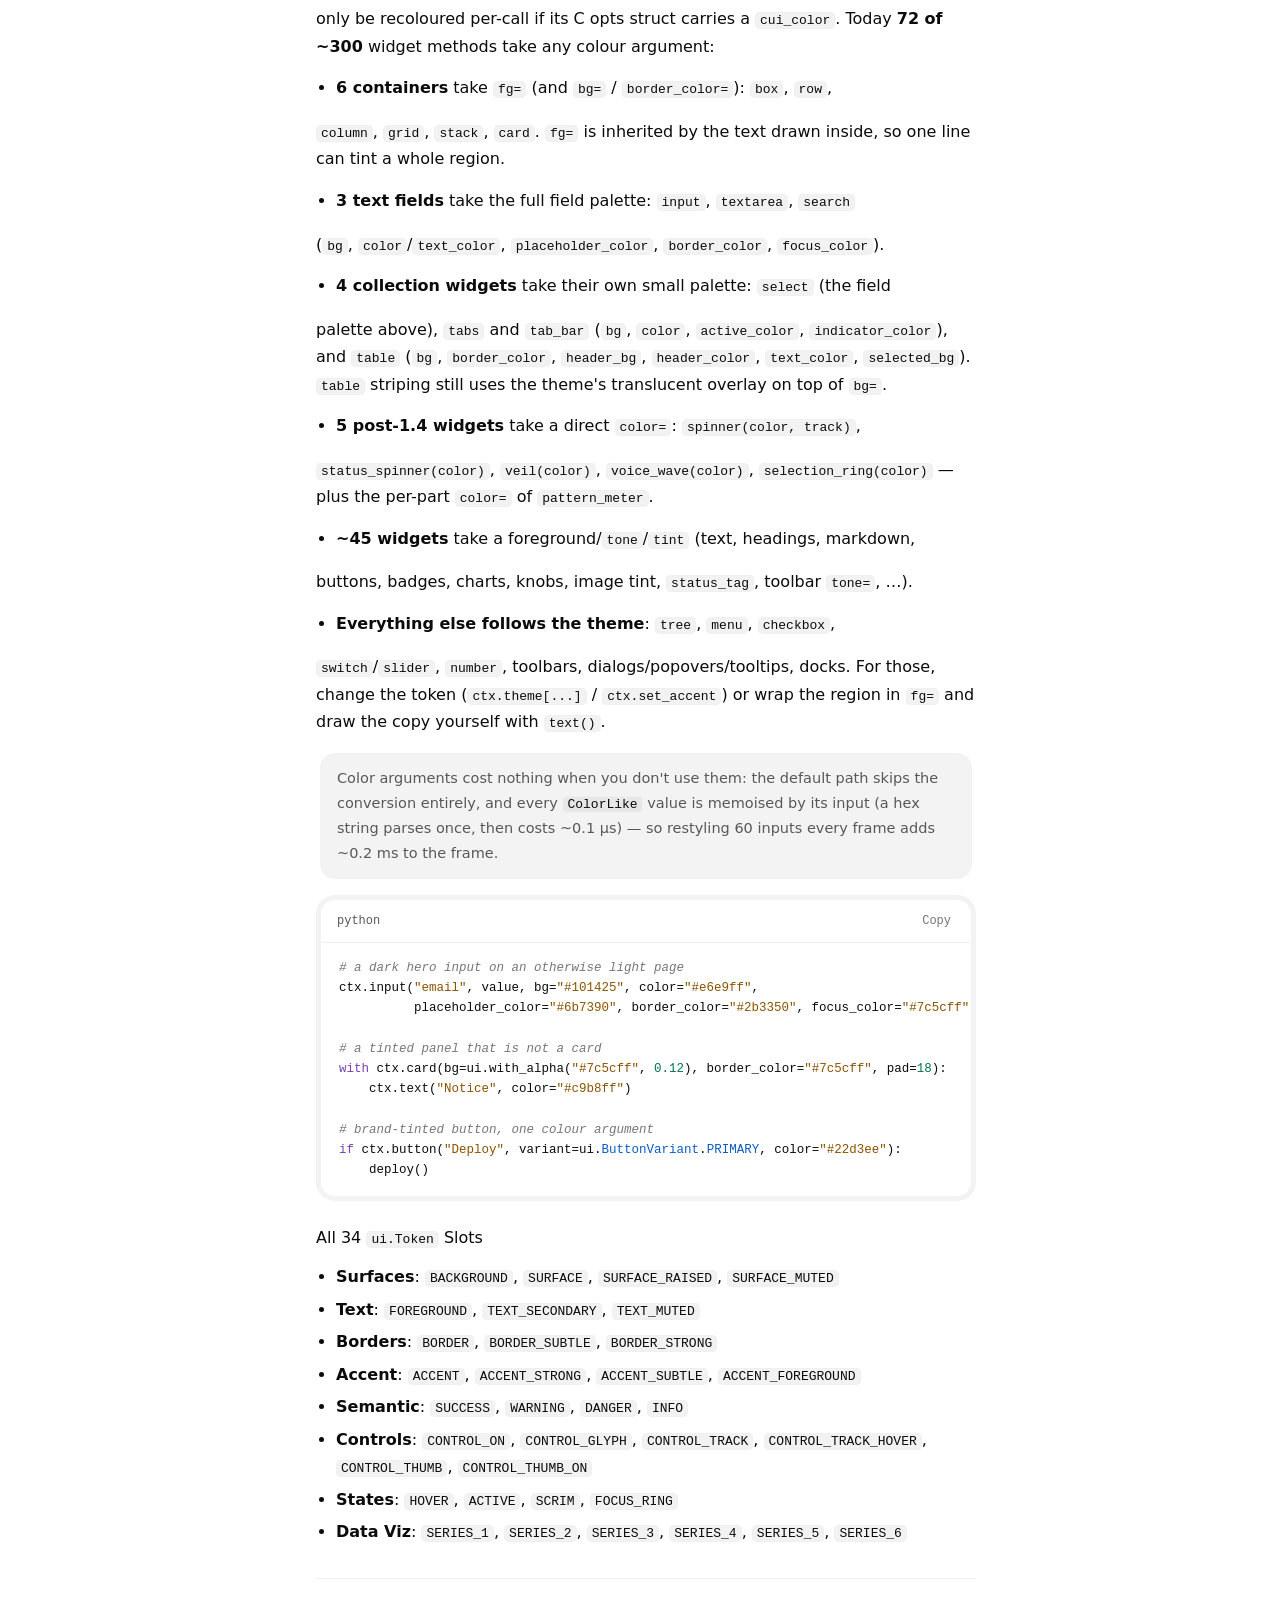
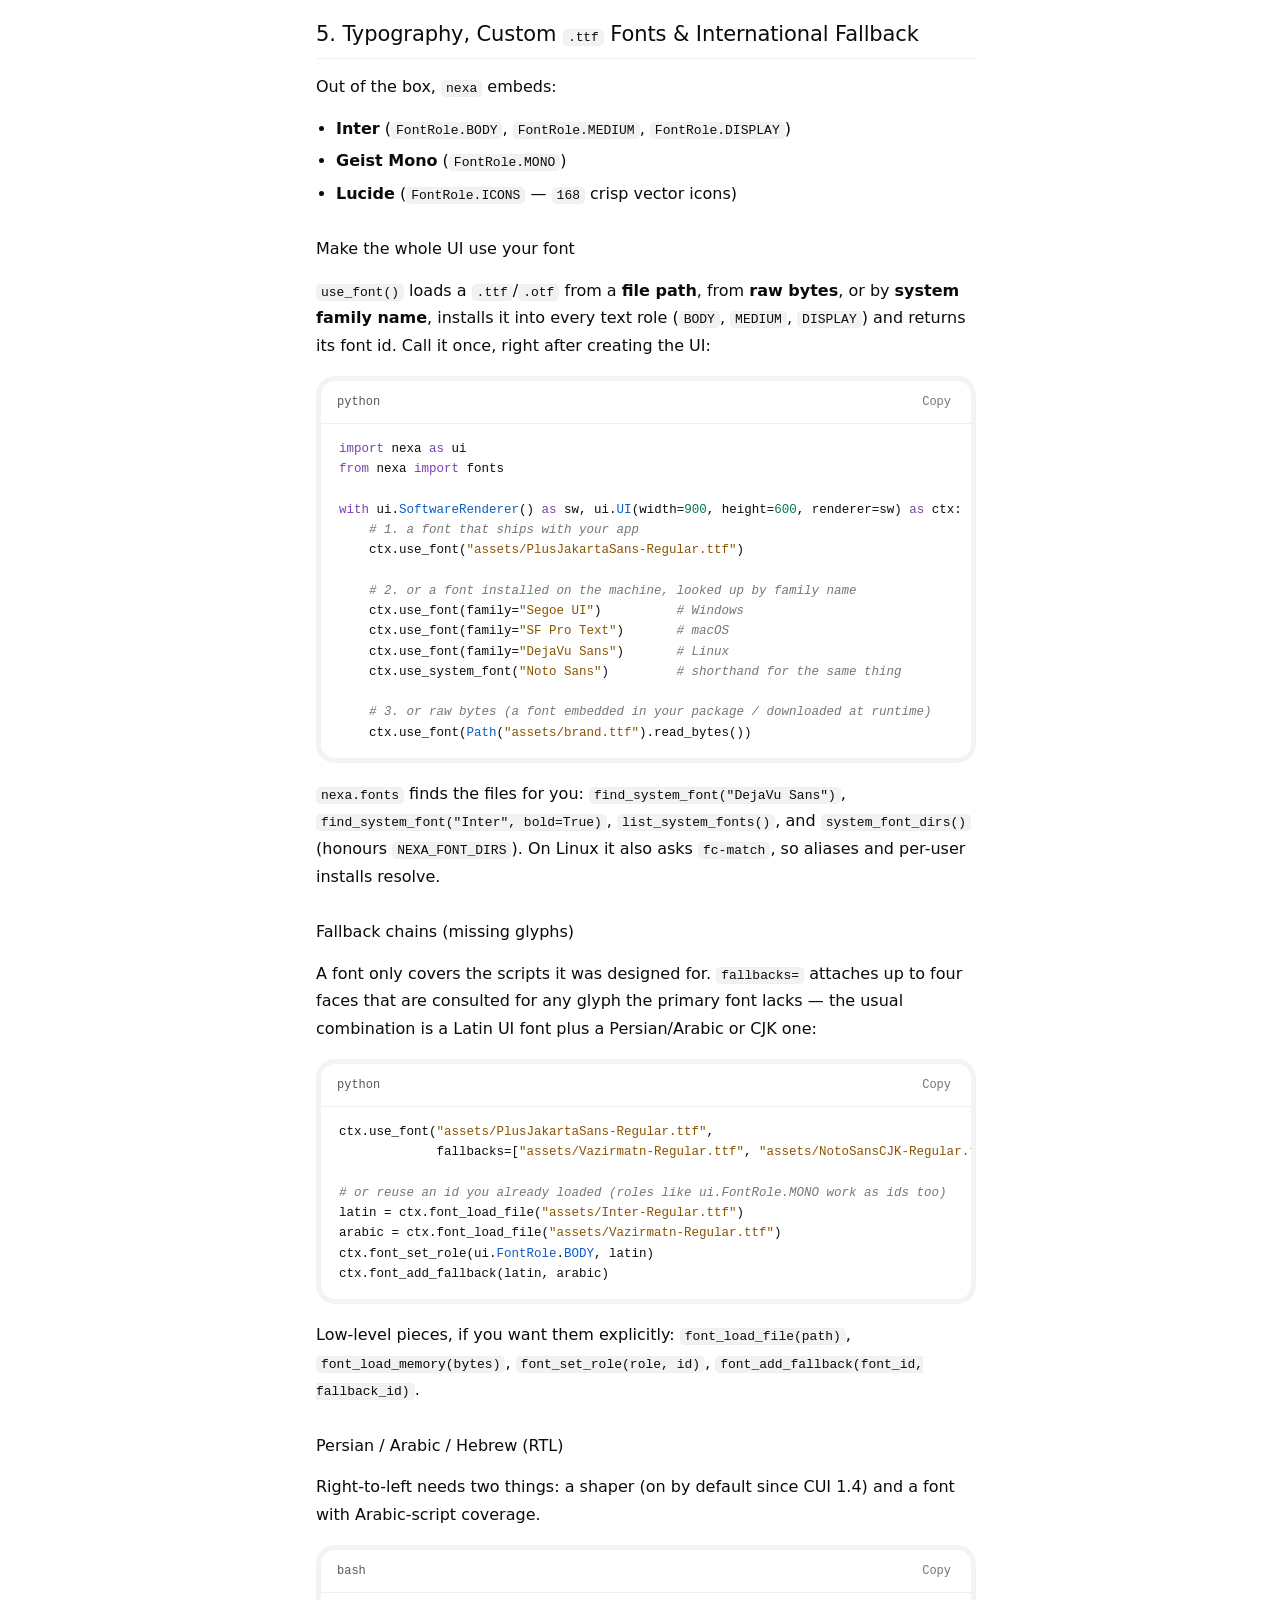
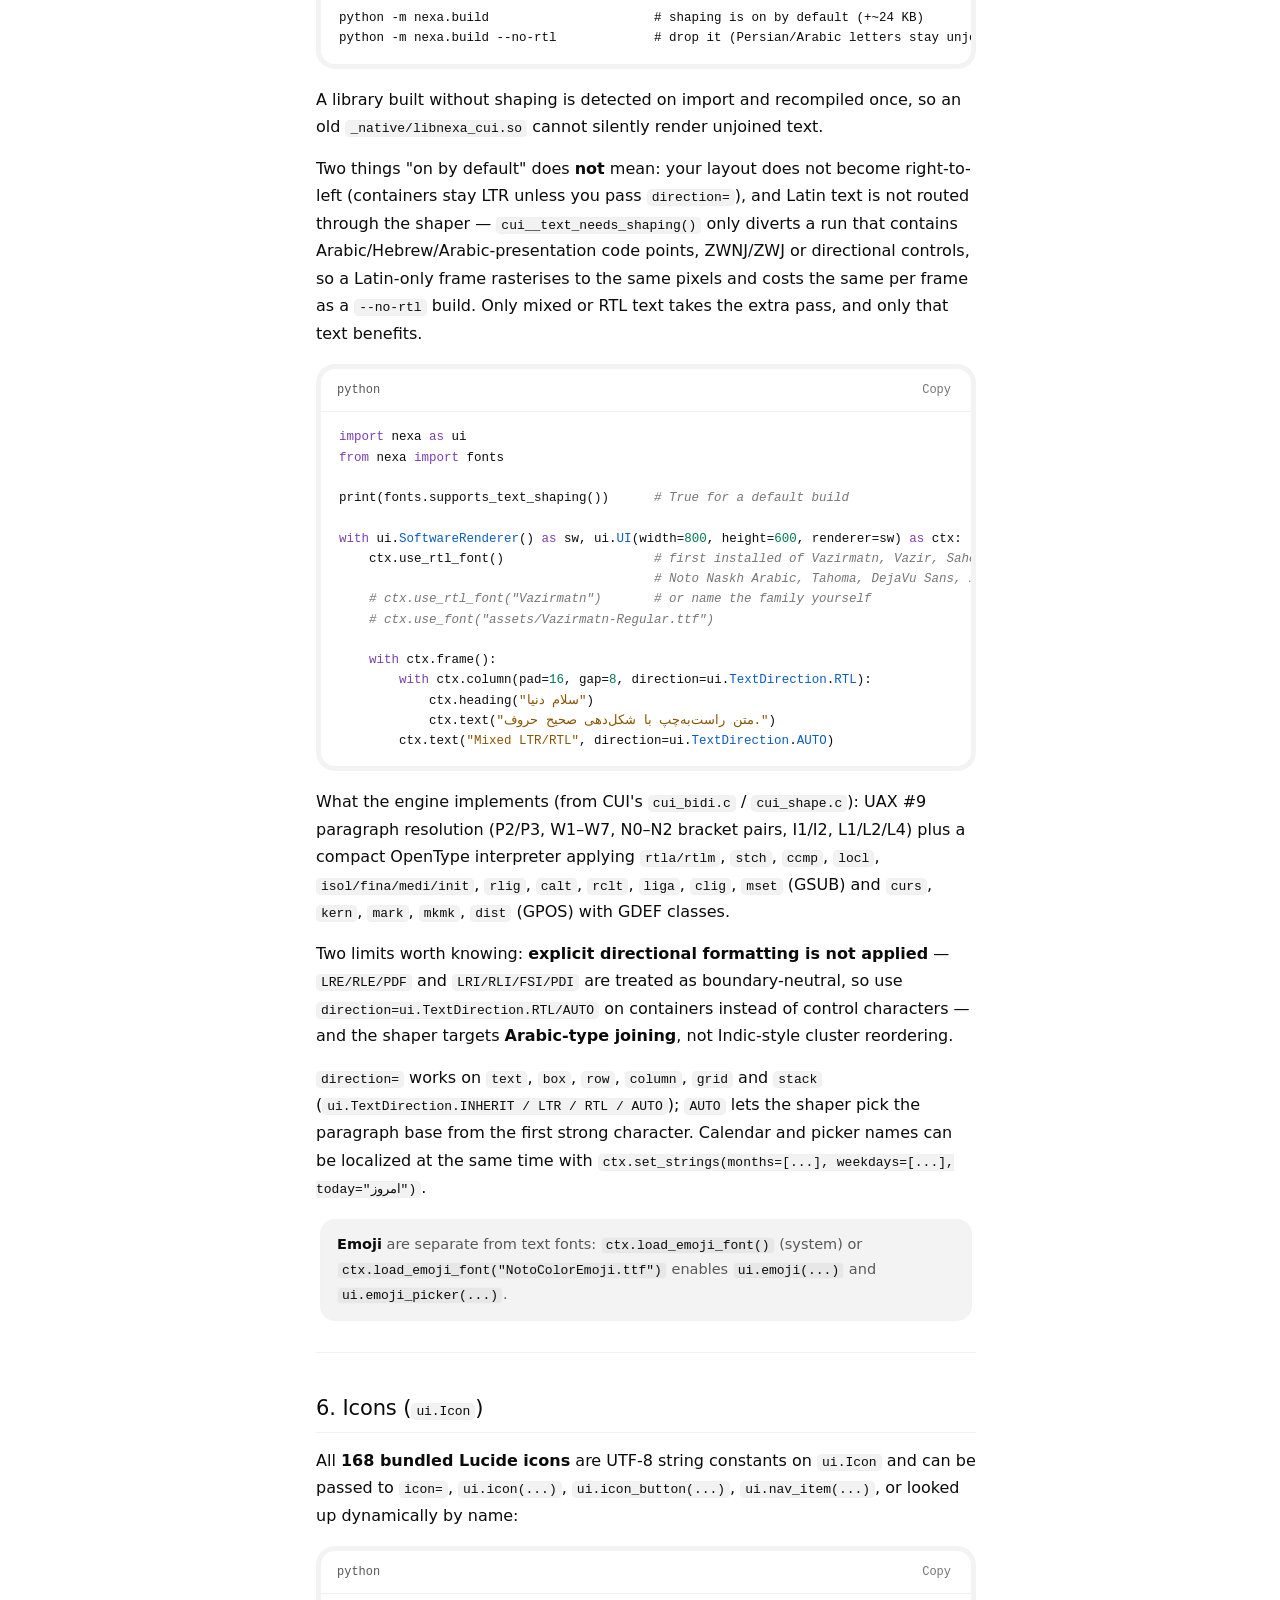
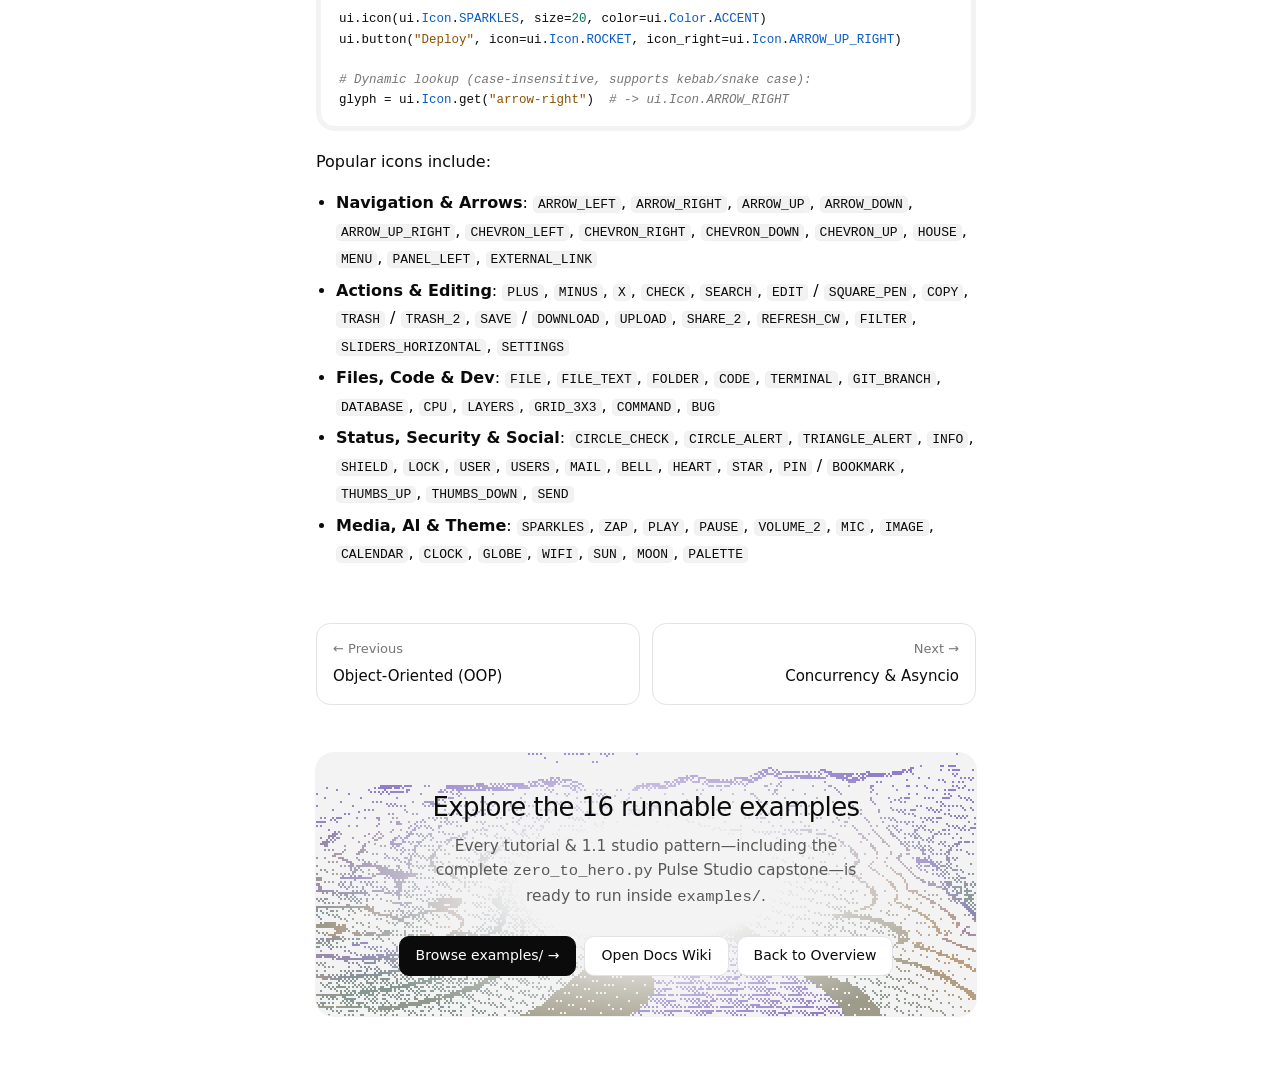
<file: docs/theming-and-styling.html>
<!DOCTYPE html>
<html lang="en" data-theme="light">
<head>
  <meta charset="UTF-8" />
  <meta name="viewport" content="width=device-width, initial-scale=1.0" />
  <title>Theming, Accents &amp; Icons — nexa Documentation</title>
  <meta name="description" content="Theming, Accents &amp; Icons — step-by-step guide and runnable Python examples for nexa (nexa-ui)." />
  <link rel="icon" type="image/svg+xml" href="assets/favicon.svg?v=1.2.0" />
  <link rel="stylesheet" href="assets/styles.css?v=1.2.0" />
  <script>
    try {
      const saved = localStorage.getItem("nexa_theme");
      const dark = saved ? saved === "dark" : matchMedia("(prefers-color-scheme: dark)").matches;
      document.documentElement.dataset.theme = dark ? "dark" : "light";
    } catch (e) {}
  </script>
</head>
<body class="guide-mode">
  <!-- Sticky Top Bar with Reading Progress Hairline -->
  <header class="topbar">
    <div class="topbar-inner">
      <a class="brand" href="index.html">
        <svg class="brand-mark-svg" viewBox="0 0 24 24" fill="none" aria-hidden="true" focusable="false">
          <path d="M12 3.4 L20.6 12 L12 20.6 L3.4 12 Z" stroke="currentColor" stroke-opacity="0.34" stroke-width="1.35" stroke-linejoin="round"/>
          <path fill-rule="evenodd" clip-rule="evenodd"
                d="M12 5.2 C12 9.4 14.6 12 18.8 12 C14.6 12 12 14.6 12 18.8 C12 14.6 9.4 12 5.2 12 C9.4 12 12 9.4 12 5.2 Z M12 9.8 L14.2 12 L12 14.2 L9.8 12 Z"
                fill="currentColor"/>
          <circle cx="12" cy="3.4" r="1.9" fill="var(--accent)"/>
          <circle cx="20.6" cy="12" r="1.7" fill="currentColor"/>
          <circle cx="12" cy="20.6" r="1.7" fill="currentColor"/>
          <circle cx="3.4" cy="12" r="1.7" fill="currentColor"/>
        </svg>
        <span>nexa</span>
        <span class="brand-badge">Docs</span>
      </a>
      <nav class="nav-links" aria-label="Primary">
        <a class="nav-link" href="index.html">Overview</a>
        <a class="nav-link" data-nav="wiki" href="wiki.html">Wiki</a>
        <a class="nav-link" data-nav="guide" href="getting-started.html">Guide</a>
        <a class="nav-link active" data-nav="tutorials" href="tutorials.html">Tutorials</a>
        <a class="nav-link" data-nav="components" href="components.html">Components</a>
        <a class="nav-link" data-nav="changelog" href="changelog.html">Changelog</a>
      </nav>
      <div class="topbar-right">
        <div class="accent-strip" id="header-accent-strip" title="Switch live OKLCH accent"></div>
        <a class="icon-btn" href="https://github.com/x017/nexa" target="_blank" rel="noopener" aria-label="Source on GitHub" title="Source on GitHub">
          <svg viewBox="0 0 24 24" fill="none" stroke="currentColor" stroke-width="2" stroke-linecap="round" stroke-linejoin="round"><path d="M15 22v-4a4.8 4.8 0 0 0-1-3.5c3 0 6-2 6-5.5.08-1.25-.27-2.48-1-3.5.28-1.15.28-2.35 0-3.5 0 0-1 0-3 1.5-2.64-.5-5.36-.5-8 0C6 2 5 2 5 2c-.3 1.15-.3 2.35 0 3.5A5.403 5.403 0 0 0 4 9c0 3.5 3 5.5 6 5.5-.39.49-.68 1.05-.85 1.65-.17.6-.22 1.23-.15 1.85v4"/><path d="M9 18c-4.51 2-5-2-7-2"/></svg>
        </a>
        <button class="icon-btn" id="theme-toggle-btn" type="button" aria-label="Switch theme"></button>
      </div>
    </div>
    <div class="read-progress" id="read-progress"></div>
  </header>

  <!-- Documentation Layout Shell -->
  <div class="docs-shell">
    <!-- Left Chapter Navigation + Instant Filter -->
    <aside class="docs-sidebar" aria-label="Documentation chapters">
      <div class="search-box">
        <input id="docs-search-input" type="search" placeholder="Filter wiki, tutorials &amp; widgets…" autocomplete="off" />
        <span class="search-kbd">Ctrl K</span>
      </div>
      <div class="search-results" id="docs-search-results"></div>
      <nav id="docs-sidebar-nav"><div class="sidebar-group-title">Explore</div><a class="sidebar-link" href="wiki.html">Docs Wiki <span class="badge-new">WIKI</span></a><a class="sidebar-link" href="tutorials.html">All Tutorials Overview</a><a class="sidebar-link" href="components.html">Component Explorer <span class="badge-new">1.4</span></a><a class="sidebar-link" href="changelog.html">Changelog</a><div class="sidebar-group-title">Start Here</div><a class="sidebar-link" href="zero-to-hero.html">0 to Hero: Full Tutorial <span class="badge-new">FULL</span></a><a class="sidebar-link" href="getting-started.html">Getting Started</a><div class="sidebar-group-title">Tutorials</div><a class="sidebar-link" href="tutorial-functional.html">Functional &amp; Procedural</a><a class="sidebar-link" href="tutorial-oop.html">Object-Oriented (OOP)</a><a class="sidebar-link active" href="theming-and-styling.html">Theming, Accents &amp; Icons</a><div class="sidebar-sublinks"><a class="sidebar-sublink" href="#1-light-dark-theme-modes-ui-thememode" data-anchor="1-light-dark-theme-modes-ui-thememode">1. Light &amp; Dark Theme Modes (ui.ThemeMode)</a><a class="sidebar-sublink" href="#2-the-8-built-in-ui-accent-palettes" data-anchor="2-the-8-built-in-ui-accent-palettes">2. The 8 Built-In ui.Accent Palettes</a><a class="sidebar-sublink" href="#3-semantic-ui-tones-badges-alerts-toasts-kanban-gantt" data-anchor="3-semantic-ui-tones-badges-alerts-toasts-kanban-gantt">3. Semantic ui.Tones (Badges, Alerts, Toasts, Kanban, Gantt)</a><a class="sidebar-sublink" href="#4-custom-brand-colors-live-token-overrides-perceptual-oklch" data-anchor="4-custom-brand-colors-live-token-overrides-perceptual-oklch">4. Custom Brand Colors, Live Token Overrides &amp; Perceptual OKLCH</a><a class="sidebar-sublink" href="#5-typography-custom-ttf-fonts-international-fallback" data-anchor="5-typography-custom-ttf-fonts-international-fallback">5. Typography, Custom .ttf Fonts &amp; International Fallback</a><a class="sidebar-sublink" href="#6-icons-ui-icon" data-anchor="6-icons-ui-icon">6. Icons (ui.Icon)</a></div><a class="sidebar-link" href="concurrency-and-async.html">Concurrency &amp; Asyncio</a><a class="sidebar-link" href="advanced-rendering-and-packaging.html">Canvas, GPU &amp; Packaging</a><div class="sidebar-group-title">API Reference</div><a class="sidebar-link" href="components-reference.html">190+ Components Reference</a></nav>
    </aside>

    <!-- Main Content Area with Procedural Topographic Backdrop -->
    <div class="docs-content-grid docs-main-wrap">
      <div class="docs-art" id="docs-hero-art"></div>

      <div class="docs-page-inner">
        <main class="docs-main">
          <article class="prose" id="docs-article">
<div class="tutorial-track" aria-label="Tutorial curriculum"><span class="tutorial-track-label">Tutorials</span><a class="track-step" href="zero-to-hero.html"><span class="track-step-num">00</span><span>0 → Hero</span></a><a class="track-step" href="getting-started.html"><span class="track-step-num">01</span><span>Start</span></a><a class="track-step" href="tutorial-functional.html"><span class="track-step-num">02</span><span>Functional</span></a><a class="track-step" href="tutorial-oop.html"><span class="track-step-num">03</span><span>OOP</span></a><a class="track-step active" href="theming-and-styling.html"><span class="track-step-num">04</span><span>Theming</span></a><a class="track-step" href="concurrency-and-async.html"><span class="track-step-num">05</span><span>Async &amp; Threads</span></a><a class="track-step" href="advanced-rendering-and-packaging.html"><span class="track-step-num">06</span><span>GPU &amp; Packaging</span></a></div><h1 id="theming-accents-tones-colors-typography">Theming, Accents, Tones, Colors &amp; Typography</h1>
<p><code>nexa</code> ships with a perceptually calibrated <strong>OKLCH / OKLab</strong> design system out of the box—complete with smooth Light/Dark cross-fading, <strong>8 built-in <code>Accent</code> palettes</strong>, <strong>9 semantic <code>Tone</code>s</strong>, <strong>34 live-editable <code>Token</code> slots</strong>, embedded <strong>Inter</strong> &amp; <strong>Geist Mono</strong> typography, and <strong>168 Lucide vector icons</strong>.</p>
<hr />
<h2 id="1-light-dark-theme-modes-ui-thememode">1. Light &amp; Dark Theme Modes (<code>ui.ThemeMode</code>)</h2>
<p>Switch between Light and Dark modes at startup or dynamically at runtime (surfaces and text smoothly interpolate across frames):</p>
<div class="code-panel"><div class="code-header"><span>python</span><button class="copy-mini" data-copy-code="1" type="button">Copy</button></div><pre><code><span class="tok-kw">import</span> nexa <span class="tok-kw">as</span> ui

<span class="tok-com"># At window creation:</span>
app = ui.<span class="tok-cls">App</span>(<span class="tok-str">&quot;Demo&quot;</span>, theme=ui.<span class="tok-cls">ThemeMode</span>.<span class="tok-cls">DARK</span>, accent=ui.<span class="tok-cls">Accent</span>.<span class="tok-cls">VIOLET</span>)

<span class="tok-com"># Inside any frame:</span>
ctx.theme_mode = ui.<span class="tok-cls">ThemeMode</span>.<span class="tok-cls">LIGHT</span>  <span class="tok-com"># or ui.ThemeMode.DARK</span>
ctx.theme_toggle()                   <span class="tok-com"># Built-in animated Sun/Moon icon button!</span>
mode = ctx.theme_switcher(mode)      <span class="tok-com"># 2-segment Light/Dark pill switcher</span></code></pre></div>
<hr />
<h2 id="2-the-8-built-in-ui-accent-palettes">2. The 8 Built-In <code>ui.Accent</code> Palettes</h2>
<p><code>ui.Accent</code> defines <strong>exactly 8 built-in primary highlight palettes</strong> (matching CUI&#x27;s <code>cui_accent</code> enum <code>0..7</code>):</p>
<table><thead><tr><th>Enum Member</th><th>Value</th><th><code>ui.accent_name(...)</code></th><th>Dark Mode Hex</th><th>Light Mode Hex</th><th>Character</th></tr></thead><tbody><tr><td><code>ui.Accent.NEUTRAL</code></td><td><code>0</code></td><td><code>&quot;neutral&quot;</code></td><td><code>#e8e8e8</code></td><td><code>#1d1d1d</code></td><td>Monochrome ink / high-contrast editorial</td></tr><tr><td><code>ui.Accent.VIOLET</code></td><td><code>1</code></td><td><code>&quot;violet&quot;</code></td><td><code>#a78bff</code></td><td><code>#7747ff</code></td><td>Creative tools, AI workspaces</td></tr><tr><td><code>ui.Accent.BLUE</code></td><td><code>2</code></td><td><code>&quot;blue&quot;</code></td><td><code>#6ba3ff</code></td><td><code>#0562ef</code></td><td>Default desktop primary accent</td></tr><tr><td><code>ui.Accent.GREEN</code></td><td><code>3</code></td><td><code>&quot;green&quot;</code></td><td><code>#53dca6</code></td><td><code>#00864b</code></td><td>Finance, emerald/mint telemetry</td></tr><tr><td><code>ui.Accent.AMBER</code></td><td><code>4</code></td><td><code>&quot;amber&quot;</code></td><td><code>#ffcb62</code></td><td><code>#f3ad20</code></td><td>Warm gold instrumentation</td></tr><tr><td><code>ui.Accent.ORANGE</code></td><td><code>5</code></td><td><code>&quot;orange&quot;</code></td><td><code>#ffad5e</code></td><td><code>#c25300</code></td><td>Industrial / hardware studio</td></tr><tr><td><code>ui.Accent.CORAL</code></td><td><code>6</code></td><td><code>&quot;coral&quot;</code></td><td><code>#ff9386</code></td><td><code>#d1403a</code></td><td>Media players, warm creative apps</td></tr><tr><td><code>ui.Accent.ROSE</code></td><td><code>7</code></td><td><code>&quot;rose&quot;</code></td><td><code>#ff8bc5</code></td><td><code>#d23286</code></td><td>Vibrant magenta / pink highlight</td></tr></tbody></table>
<blockquote class="callout-warn"><p><strong>Important:</strong> Only those 8 members exist on <code>ui.Accent</code> (<code>NEUTRAL</code>, <code>VIOLET</code>, <code>BLUE</code>, <code>GREEN</code>, <code>AMBER</code>, <code>ORANGE</code>, <code>CORAL</code>, <code>ROSE</code>). Names like <code>Accent.MINT</code>, <code>Accent.CYAN</code>, or <code>Accent.TEAL</code> do <strong>not</strong> exist on <code>ui.Accent</code> (<code>GREEN</code> is an emerald-mint <code>#53dca6</code> in dark mode, and <code>Tone.TEAL</code> exists on <code>ui.Tone</code> for badges/events!). Want <strong>any custom hex or OKLCH brand color</strong> (such as Mint <code>#10b981</code> or Cyan <code>#06b6d4</code>) as your app&#x27;s primary accent? Override <code>Token.ACCENT</code> directly on <code>ctx.theme</code>—see Section 4 below!</p></blockquote>
<h3 id="enumerating-all-accents-dynamically">Enumerating All Accents Dynamically</h3>
<div class="code-panel"><div class="code-header"><span>python</span><button class="copy-mini" data-copy-code="1" type="button">Copy</button></div><pre><code><span class="tok-com"># Clean Python iteration over all 8 accents:</span>
labels = [ui.accent_name(a).capitalize() <span class="tok-kw">for</span> a <span class="tok-kw">in</span> ui.<span class="tok-cls">Accent</span>]
chosen = ctx.segmented(<span class="tok-str">&quot;accent_picker&quot;</span>, labels, int(ctx.accent))
<span class="tok-kw">if</span> chosen != int(ctx.accent):
    ctx.accent = ui.<span class="tok-cls">Accent</span>(chosen)</code></pre></div>
<hr />
<h2 id="3-semantic-ui-tones-badges-alerts-toasts-kanban-gantt">3. Semantic <code>ui.Tone</code>s (Badges, Alerts, Toasts, Kanban, Gantt)</h2>
<p>While <code>ui.Accent</code> controls the <em>entire window&#x27;s</em> primary highlight palette, <strong><code>ui.Tone</code></strong> colors individual status elements (<code>badge</code>, <code>alert</code>, <code>banner</code>, <code>toast</code>, <code>CalEvent</code>, <code>GanttTask</code>, <code>SwipeAction</code>, <code>status_bar_text</code>) so semantic meanings stay consistent regardless of theme:</p>
<table><thead><tr><th><code>ui.Tone</code> Member</th><th>Typical Use</th></tr></thead><tbody><tr><td><code>ui.Tone.NEUTRAL</code></td><td>Default subtle chip/tag</td></tr><tr><td><code>ui.Tone.INFO</code></td><td>Informational sky-blue notice</td></tr><tr><td><code>ui.Tone.SUCCESS</code></td><td>Completed, paid, online, passing</td></tr><tr><td><code>ui.Tone.WARNING</code></td><td>Pending, degraded, caution</td></tr><tr><td><code>ui.Tone.DANGER</code></td><td>Error, destructive action, overdue</td></tr><tr><td><code>ui.Tone.VIOLET</code></td><td>Category tag / purple highlight</td></tr><tr><td><code>ui.Tone.TEAL</code></td><td>Category tag / teal-mint highlight</td></tr><tr><td><code>ui.Tone.ROSE</code></td><td>Category tag / rose highlight</td></tr><tr><td><code>ui.Tone.ACCENT</code></td><td>Tracks whichever <code>ui.Accent</code> is currently active</td></tr></tbody></table>
<hr />
<h2 id="4-custom-brand-colors-live-token-overrides-perceptual-oklch">4. Custom Brand Colors, Live <code>Token</code> Overrides &amp; Perceptual OKLCH</h2>
<p>Every color in <code>nexa</code> can be passed as:</p>
<ul><li>A <strong><code>ui.Color(r, g, b, a=255)</code></strong> value</li><li>A hex string: <strong><code>&quot;#10b981&quot;</code></strong> or <strong><code>ui.Color.hex(&quot;#10b981&quot;)</code></strong> (6-digit <code>#RRGGBB</code> or 8-digit <code>#RRGGBBAA</code>)</li><li>An RGB/RGBA tuple: <strong><code>(16, 185, 129)</code></strong> or <strong><code>(16, 185, 129, 200)</code></strong></li><li>A live semantic <strong><code>ui.Token</code></strong> or <strong><code>ui.Color.ACCENT</code></strong> / <strong><code>ui.Color.BACKGROUND</code></strong> / <strong><code>ui.Color.SURFACE</code></strong> / <strong><code>ui.Color.series(0..5)</code></strong> (resolved dynamically against the current Light/Dark theme!)</li></ul>
<h3 id="customizing-any-theme-token-live-ctx-theme">Customizing Any Theme Token Live (<code>ctx.theme[...]</code>)</h3>
<div class="code-panel"><div class="code-header"><span>python</span><button class="copy-mini" data-copy-code="1" type="button">Copy</button></div><pre><code><span class="tok-com"># Set a custom Mint/Cyan brand palette on top of Dark mode:</span>
ctx.theme[ui.<span class="tok-cls">Token</span>.<span class="tok-cls">ACCENT</span>] = ui.<span class="tok-cls">Color</span>.hex(<span class="tok-str">&quot;#14b8a6&quot;</span>)
ctx.theme[ui.<span class="tok-cls">Token</span>.<span class="tok-cls">ACCENT_STRONG</span>] = ui.<span class="tok-cls">Color</span>.hex(<span class="tok-str">&quot;#2dd4bf&quot;</span>)
ctx.theme[ui.<span class="tok-cls">Token</span>.<span class="tok-cls">ACCENT_SUBTLE</span>] = ui.with_alpha(<span class="tok-str">&quot;#14b8a6&quot;</span>, <span class="tok-num">0.16</span>)
ctx.theme[ui.<span class="tok-cls">Token</span>.<span class="tok-cls">ACCENT_FOREGROUND</span>] = ui.<span class="tok-cls">Color</span>.hex(<span class="tok-str">&quot;#042f2e&quot;</span>)

<span class="tok-com"># Tweak corner roundness &amp; UI scale:</span>
ctx.theme.radius_control = <span class="tok-num">8.0</span>   <span class="tok-com"># Buttons, inputs, selects</span>
ctx.theme.radius_surface = <span class="tok-num">14.0</span>  <span class="tok-com"># Cards</span>
ctx.theme.radius_panel = <span class="tok-num">16.0</span>    <span class="tok-com"># Dialogs, popovers, sheets</span>
ctx.font_scale = <span class="tok-num">1.10</span>            <span class="tok-com"># 110% proportional DPI/typography scale</span>
ctx.set_reduced_motion(<span class="tok-kw">False</span>)    <span class="tok-com"># True snaps animations for accessibility</span></code></pre></div>
<h3 id="coloring-text-headings-their-background">Coloring Text, Headings &amp; Their Background</h3>
<p><code>heading</code> and <code>text</code> take the same color forms as everything else — <code>color=</code> is a plain foreground, so it can be a hex string, an RGB(A) tuple, or a live token that follows the active accent and light/dark mode:</p>
<div class="code-panel"><div class="code-header"><span>python</span><button class="copy-mini" data-copy-code="1" type="button">Copy</button></div><pre><code><span class="tok-com"># level 1..4 picks the size from ctx.theme.headings[level - 1]</span>
ctx.heading(<span class="tok-str">&quot;Reactor Console&quot;</span>, level=<span class="tok-num">1</span>, color=<span class="tok-str">&quot;#7c5cff&quot;</span>)          <span class="tok-com"># hex</span>
ctx.heading(<span class="tok-str">&quot;Reactor Console&quot;</span>, level=<span class="tok-num">1</span>, color=ui.<span class="tok-cls">Color</span>.<span class="tok-cls">ACCENT</span>)    <span class="tok-com"># live token</span>
ctx.heading(<span class="tok-str">&quot;Reactor Console&quot;</span>, level=<span class="tok-num">2</span>, color=(<span class="tok-num">124</span>, <span class="tok-num">92</span>, <span class="tok-num">255</span>))     <span class="tok-com"># rgb tuple</span>
ctx.heading(<span class="tok-str">&quot;Reactor Console&quot;</span>, level=<span class="tok-num">2</span>, size=<span class="tok-num">44</span>)                  <span class="tok-com"># custom scale</span>

<span class="tok-com"># a background chip behind the title (pad/radius tune it)</span>
ctx.heading(<span class="tok-str">&quot;LIVE&quot;</span>, level=<span class="tok-num">4</span>, color=ui.<span class="tok-cls">Color</span>.<span class="tok-cls">ACCENT_FOREGROUND</span>,
            bg=ui.<span class="tok-cls">Color</span>.<span class="tok-cls">ACCENT_STRONG</span>, pad=<span class="tok-num">8</span>, radius=<span class="tok-num">10</span>)

<span class="tok-com"># …or a full-width banner instead of a hugging chip</span>
ctx.heading(<span class="tok-str">&quot;Section&quot;</span>, level=<span class="tok-num">3</span>, color=ui.<span class="tok-cls">Color</span>.<span class="tok-cls">ACCENT</span>, bg=ui.<span class="tok-cls">Color</span>.<span class="tok-cls">SURFACE_RAISED</span>, width=ui.<span class="tok-cls">FILL</span>)

<span class="tok-com"># body copy: same color forms, plus translucent text</span>
ctx.text(<span class="tok-str">&quot;Body copy&quot;</span>, size=<span class="tok-num">14</span>, color=ui.<span class="tok-cls">Color</span>.<span class="tok-cls">TEXT_SECONDARY</span>)
ctx.text(<span class="tok-str">&quot;faded live value&quot;</span>, size=<span class="tok-num">14</span>, color=ui.with_alpha(ui.<span class="tok-cls">Color</span>.hex(<span class="tok-str">&quot;#22c55e&quot;</span>), <span class="tok-num">0.45</span>))

<span class="tok-com"># a background for a paragraph: any container&#x27;s bg= draws behind its children</span>
<span class="tok-kw">with</span> ctx.box(bg=ui.<span class="tok-cls">Color</span>.<span class="tok-cls">SURFACE_RAISED</span>, pad=<span class="tok-num">10</span>, radius=<span class="tok-num">12</span>):
    ctx.text(<span class="tok-str">&quot;Text on its own surface&quot;</span>, color=ui.<span class="tok-cls">Color</span>.<span class="tok-cls">TEXT_SECONDARY</span>)</code></pre></div>
<blockquote><p><code>ctx.heading(...)</code> with no <code>color</code>/<code>size</code>/<code>bg</code> is the plain CUI heading: theme heading size in <code>FOREGROUND</code>. The overrides above are resolved in Python from <code>ctx.theme.headings</code>, so they follow <code>ctx.theme.font_scale</code> and your own <code>ctx.theme.headings = (...)</code> edits.</p></blockquote>
<h4 id="one-colour-for-a-whole-region-fg">One colour for a whole region: <code>fg=</code></h4>
<p>Instead of threading <code>color=</code> through every call, put it on the container. <code>fg=</code> is pushed for the lifetime of the <code>with</code> block and used by <code>text()</code> and <code>heading()</code> whenever they are not given an explicit <code>color=</code>:</p>
<div class="code-panel"><div class="code-header"><span>python</span><button class="copy-mini" data-copy-code="1" type="button">Copy</button></div><pre><code><span class="tok-kw">with</span> ctx.column(pad=<span class="tok-num">16</span>, gap=<span class="tok-num">8</span>, fg=<span class="tok-str">&quot;#7c5cff&quot;</span>):
    ctx.heading(<span class="tok-str">&quot;Deploy log&quot;</span>)            <span class="tok-com"># purple</span>
    ctx.text(<span class="tok-str">&quot;14:02 build started&quot;</span>)      <span class="tok-com"># purple</span>
    ctx.text(<span class="tok-str">&quot;14:03 done&quot;</span>, color=ui.<span class="tok-cls">Color</span>.<span class="tok-cls">SUCCESS</span>)   <span class="tok-com"># explicit colour still wins</span>

<span class="tok-com"># scopes nest and restore: the inner block returns to the outer colour</span>
<span class="tok-kw">with</span> ctx.column(fg=<span class="tok-str">&quot;#7c5cff&quot;</span>):
    ctx.text(<span class="tok-str">&quot;purple&quot;</span>)
    <span class="tok-kw">with</span> ctx.box(fg=ui.<span class="tok-cls">Color</span>.<span class="tok-cls">DANGER</span>):
        ctx.text(<span class="tok-str">&quot;red&quot;</span>)
    ctx.text(<span class="tok-str">&quot;purple again&quot;</span>)             <span class="tok-com"># stack unwound</span>

<span class="tok-com"># it works on cards and grids too, and unwinds even when the block raises</span>
<span class="tok-kw">with</span> ctx.card(fg=ui.<span class="tok-cls">Color</span>.<span class="tok-cls">TEXT_SECONDARY</span>, pad=<span class="tok-num">18</span>):
    ctx.text(<span class="tok-str">&quot;muted body copy&quot;</span>)</code></pre></div>
<p><code>fg=</code> reaches <code>text()</code>, <code>heading()</code>, <code>markdown()</code> and <code>expandable_text()</code> — anything that takes <code>color=</code>. The shorthand micro-styles (<code>label</code>, <code>secondary</code>, <code>muted</code>, <code>code</code>, <code>kbd</code>, <code>link</code>) and widgets that own their colouring (buttons, inputs, tables, charts…) keep the palette they already use; pass them their own colour argument, or wrap the region and use <code>text()</code> for the copy you want tinted.</p>
<p><strong><code>fg=</code> on the widget itself.</strong> Every component that takes <code>color=</code> also accepts <code>fg=</code> as a plain alias of its own — <code>ctx.heading(&quot;Hi&quot;, fg=&quot;#ffcc00&quot;)</code> is exactly <code>ctx.heading(&quot;Hi&quot;, color=&quot;#ffcc00&quot;)</code> and renders the same pixels. If both are passed, <code>fg=</code> wins. (<code>input</code>, <code>textarea</code>, <code>search</code> and <code>select</code> also keep <code>text_color=</code>, which still takes precedence over both.)</p>
<p><strong>What it costs.</strong> Entering and leaving a coloured scope is a stack push/pop — 8.6 µs measured, nearly all of it the container node CUI creates anyway. On the hot path each <code>text()</code> does one attribute read plus a memoised colour conversion: <strong>0.29 µs per call</strong>, which is <em>the same</em> as passing <code>color=</code> to every child (measured on a 4000-row list: 26.4 ms uncoloured, 27.6 ms with <code>fg=</code>, 27.7 ms with inline <code>color=</code>). So a coloured region costs exactly the colours inside it and nothing for its size — the stack depth follows nesting, never row count, and a 500-row block measured +0.2 ms (7.9 → 8.1 ms). Leave <code>fg=</code> off and the path is untouched: no stack, no attribute, no conversion.</p>
<h3 id="perceptual-color-math-oklch-mix-colors-with-alpha">Perceptual Color Math (<code>oklch</code>, <code>mix_colors</code>, <code>with_alpha</code>)</h3>
<div class="code-panel"><div class="code-header"><span>python</span><button class="copy-mini" data-copy-code="1" type="button">Copy</button></div><pre><code>brand = ui.oklch(<span class="tok-num">0.68</span>, <span class="tok-num">0.16</span>, <span class="tok-num">172.0</span>)              <span class="tok-com"># Perceptually uniform Lightness, Chroma, Hue°</span>
soft = ui.mix_colors(brand, ui.<span class="tok-cls">Color</span>.hex(<span class="tok-str">&quot;#ffffff&quot;</span>), <span class="tok-num">0.25</span>)  <span class="tok-com"># Mixed in OKLab space (no muddy grays!)</span>
translucent = ui.with_alpha(brand, <span class="tok-num">0.20</span>)         <span class="tok-com"># Multiply alpha by 0.20</span></code></pre></div>
<h3 id="recoloring-one-component-without-touching-the-theme">Recoloring One Component (without touching the theme)</h3>
<p>Theme tokens restyle everything; these arguments restyle a single widget and leave the rest of the app alone — same <code>ColorLike</code> forms as above. Every <code>color=</code> in this table also accepts <code>fg=</code> as an alias (the containers&#x27; <code>fg=</code> is instead the inherited region colour described above).</p>
<table><thead><tr><th>Component</th><th>Color arguments</th></tr></thead><tbody><tr><td><code>heading(...)</code></td><td><code>color=</code>, <code>bg=</code> (+ <code>pad</code>, <code>radius</code>, <code>width=ui.FILL</code> for a banner)</td></tr><tr><td><code>text(...)</code>, <code>markdown(...)</code>, <code>expandable_text(...)</code></td><td><code>color=</code></td></tr><tr><td><code>input</code> / <code>textarea</code> / <code>search</code></td><td><code>bg=</code>, <code>color=</code> (alias <code>text_color=</code>), <code>placeholder_color=</code>, <code>border_color=</code>, <code>focus_color=</code></td></tr><tr><td><code>select(...)</code></td><td>the same field palette as <code>input</code>: <code>bg=</code>, <code>color=</code> (alias <code>text_color=</code>), <code>placeholder_color=</code>, <code>border_color=</code>, <code>focus_color=</code></td></tr><tr><td><code>tabs(...)</code></td><td><code>bg=</code> (the track, or the 1px baseline under an underline row), <code>color=</code>, <code>active_color=</code>, <code>indicator_color=</code></td></tr><tr><td><code>tab_bar(...)</code></td><td><code>bg=</code>, <code>border_color=</code>, <code>color=</code>, <code>active_color=</code>, <code>indicator_color=</code></td></tr><tr><td><code>table(...)</code></td><td><code>bg=</code>, <code>border_color=</code> (outer border + row separators), <code>header_bg=</code>, <code>header_color=</code>, <code>text_color=</code>, <code>selected_bg=</code></td></tr><tr><td><code>card(...)</code></td><td><code>bg=</code>, <code>border_color=</code> (with <code>muted=</code>, <code>selected=</code>)</td></tr><tr><td><code>box(...)</code>, <code>row</code>, <code>column</code>, <code>grid</code>, <code>stack</code>, <code>card(...)</code></td><td><code>bg=</code>, <code>border_color=</code>, <code>border=</code>, <code>radius=</code>, and <code>fg=</code> — the text colour inherited by everything drawn inside</td></tr><tr><td><code>button</code> / <code>icon_button</code></td><td><code>color=</code> (label + glyph tint)</td></tr><tr><td><code>badge</code>, <code>progress</code>, <code>readout</code>, <code>status_bar_text</code>, <code>timeline_item</code></td><td><code>tone=</code> (semantic palette)</td></tr><tr><td><code>image(...)</code></td><td><code>tint=</code></td></tr><tr><td><code>knob</code>, <code>dot_display</code>, <code>loader</code>, <code>voice_orb</code>, <code>dock_item</code>, <code>gradient_text</code>, <code>spotlight</code></td><td><code>color=</code> / <code>from_color=</code>, <code>to_color=</code></td></tr><tr><td><code>line_chart</code>, <code>bar_chart</code>, <code>donut_chart</code>, <code>area</code>, <code>sparkline</code>, … and every <code>Series</code></td><td>per-series <code>color=</code></td></tr><tr><td><code>spinner</code>, <code>status_spinner</code>, <code>veil</code>, <code>voice_wave</code>, <code>selection_ring</code></td><td><code>color=</code> (<code>spinner</code> also <code>track=</code>)</td><td>\n</td><td><code>pattern_meter</code></td><td>per-part <code>color=</code> on each <code>MeterPart</code></td><td>\n</td><td>everything else (checkboxes, switches, sliders, trees, editors, docks, toolbars, dialogs…)</td><td>follows <code>ctx.theme[...]</code> — change a token, or wrap the region in <code>ctx.set_accent</code></td></tr></tbody></table>
<p><strong>How far does this reach?</strong> Not every component has a colour argument, and that is a boundary of the vendored engine rather than an omission: a widget can only be recoloured per-call if its C opts struct carries a <code>cui_color</code>. Today <strong>72 of ~300</strong> widget methods take any colour argument:</p>
<ul><li><strong>6 containers</strong> take <code>fg=</code> (and <code>bg=</code> / <code>border_color=</code>): <code>box</code>, <code>row</code>,</li></ul>
<p><code>column</code>, <code>grid</code>, <code>stack</code>, <code>card</code>. <code>fg=</code> is inherited by the text drawn inside, so one line can tint a whole region.</p>
<ul><li><strong>3 text fields</strong> take the full field palette: <code>input</code>, <code>textarea</code>, <code>search</code></li></ul>
<p>(<code>bg</code>, <code>color</code>/<code>text_color</code>, <code>placeholder_color</code>, <code>border_color</code>, <code>focus_color</code>).</p>
<ul><li><strong>4 collection widgets</strong> take their own small palette: <code>select</code> (the field</li></ul>
<p>palette above), <code>tabs</code> and <code>tab_bar</code> (<code>bg</code>, <code>color</code>, <code>active_color</code>, <code>indicator_color</code>), and <code>table</code> (<code>bg</code>, <code>border_color</code>, <code>header_bg</code>, <code>header_color</code>, <code>text_color</code>, <code>selected_bg</code>). <code>table</code> striping still uses the theme&#x27;s translucent overlay on top of <code>bg=</code>.</p>
<ul><li><strong>5 post-1.4 widgets</strong> take a direct <code>color=</code>: <code>spinner(color, track)</code>,</li></ul>
<p><code>status_spinner(color)</code>, <code>veil(color)</code>, <code>voice_wave(color)</code>, <code>selection_ring(color)</code> — plus the per-part <code>color=</code> of <code>pattern_meter</code>.</p>
<ul><li><strong>~45 widgets</strong> take a foreground/<code>tone</code>/<code>tint</code> (text, headings, markdown,</li></ul>
<p>buttons, badges, charts, knobs, image tint, <code>status_tag</code>, toolbar <code>tone=</code>, …).</p>
<ul><li><strong>Everything else follows the theme</strong>: <code>tree</code>, <code>menu</code>, <code>checkbox</code>,</li></ul>
<p><code>switch</code>/<code>slider</code>, <code>number</code>, toolbars, dialogs/popovers/tooltips, docks. For those, change the token (<code>ctx.theme[...]</code> / <code>ctx.set_accent</code>) or wrap the region in <code>fg=</code> and draw the copy yourself with <code>text()</code>.</p>
<blockquote><p>Color arguments cost nothing when you don&#x27;t use them: the default path skips the conversion entirely, and every <code>ColorLike</code> value is memoised by its input (a hex string parses once, then costs ~0.1 µs) — so restyling 60 inputs every frame adds ~0.2 ms to the frame.</p></blockquote>
<div class="code-panel"><div class="code-header"><span>python</span><button class="copy-mini" data-copy-code="1" type="button">Copy</button></div><pre><code><span class="tok-com"># a dark hero input on an otherwise light page</span>
ctx.input(<span class="tok-str">&quot;email&quot;</span>, value, bg=<span class="tok-str">&quot;#101425&quot;</span>, color=<span class="tok-str">&quot;#e6e9ff&quot;</span>,
          placeholder_color=<span class="tok-str">&quot;#6b7390&quot;</span>, border_color=<span class="tok-str">&quot;#2b3350&quot;</span>, focus_color=<span class="tok-str">&quot;#7c5cff&quot;</span>)

<span class="tok-com"># a tinted panel that is not a card</span>
<span class="tok-kw">with</span> ctx.card(bg=ui.with_alpha(<span class="tok-str">&quot;#7c5cff&quot;</span>, <span class="tok-num">0.12</span>), border_color=<span class="tok-str">&quot;#7c5cff&quot;</span>, pad=<span class="tok-num">18</span>):
    ctx.text(<span class="tok-str">&quot;Notice&quot;</span>, color=<span class="tok-str">&quot;#c9b8ff&quot;</span>)

<span class="tok-com"># brand-tinted button, one colour argument</span>
<span class="tok-kw">if</span> ctx.button(<span class="tok-str">&quot;Deploy&quot;</span>, variant=ui.<span class="tok-cls">ButtonVariant</span>.<span class="tok-cls">PRIMARY</span>, color=<span class="tok-str">&quot;#22d3ee&quot;</span>):
    deploy()</code></pre></div>
<h3 id="all-34-ui-token-slots">All 34 <code>ui.Token</code> Slots</h3>
<ul><li><strong>Surfaces</strong>: <code>BACKGROUND</code>, <code>SURFACE</code>, <code>SURFACE_RAISED</code>, <code>SURFACE_MUTED</code></li><li><strong>Text</strong>: <code>FOREGROUND</code>, <code>TEXT_SECONDARY</code>, <code>TEXT_MUTED</code></li><li><strong>Borders</strong>: <code>BORDER</code>, <code>BORDER_SUBTLE</code>, <code>BORDER_STRONG</code></li><li><strong>Accent</strong>: <code>ACCENT</code>, <code>ACCENT_STRONG</code>, <code>ACCENT_SUBTLE</code>, <code>ACCENT_FOREGROUND</code></li><li><strong>Semantic</strong>: <code>SUCCESS</code>, <code>WARNING</code>, <code>DANGER</code>, <code>INFO</code></li><li><strong>Controls</strong>: <code>CONTROL_ON</code>, <code>CONTROL_GLYPH</code>, <code>CONTROL_TRACK</code>, <code>CONTROL_TRACK_HOVER</code>, <code>CONTROL_THUMB</code>, <code>CONTROL_THUMB_ON</code></li><li><strong>States</strong>: <code>HOVER</code>, <code>ACTIVE</code>, <code>SCRIM</code>, <code>FOCUS_RING</code></li><li><strong>Data Viz</strong>: <code>SERIES_1</code>, <code>SERIES_2</code>, <code>SERIES_3</code>, <code>SERIES_4</code>, <code>SERIES_5</code>, <code>SERIES_6</code></li></ul>
<hr />
<h2 id="5-typography-custom-ttf-fonts-international-fallback">5. Typography, Custom <code>.ttf</code> Fonts &amp; International Fallback</h2>
<p>Out of the box, <code>nexa</code> embeds:</p>
<ul><li><strong>Inter</strong> (<code>FontRole.BODY</code>, <code>FontRole.MEDIUM</code>, <code>FontRole.DISPLAY</code>)</li><li><strong>Geist Mono</strong> (<code>FontRole.MONO</code>)</li><li><strong>Lucide</strong> (<code>FontRole.ICONS</code> — <code>168</code> crisp vector icons)</li></ul>
<h3 id="make-the-whole-ui-use-your-font">Make the whole UI use your font</h3>
<p><code>use_font()</code> loads a <code>.ttf</code>/<code>.otf</code> from a <strong>file path</strong>, from <strong>raw bytes</strong>, or by <strong>system family name</strong>, installs it into every text role (<code>BODY</code>, <code>MEDIUM</code>, <code>DISPLAY</code>) and returns its font id. Call it once, right after creating the UI:</p>
<div class="code-panel"><div class="code-header"><span>python</span><button class="copy-mini" data-copy-code="1" type="button">Copy</button></div><pre><code><span class="tok-kw">import</span> nexa <span class="tok-kw">as</span> ui
<span class="tok-kw">from</span> nexa <span class="tok-kw">import</span> fonts

<span class="tok-kw">with</span> ui.<span class="tok-cls">SoftwareRenderer</span>() <span class="tok-kw">as</span> sw, ui.<span class="tok-cls">UI</span>(width=<span class="tok-num">900</span>, height=<span class="tok-num">600</span>, renderer=sw) <span class="tok-kw">as</span> ctx:
    <span class="tok-com"># 1. a font that ships with your app</span>
    ctx.use_font(<span class="tok-str">&quot;assets/PlusJakartaSans-Regular.ttf&quot;</span>)

    <span class="tok-com"># 2. or a font installed on the machine, looked up by family name</span>
    ctx.use_font(family=<span class="tok-str">&quot;Segoe UI&quot;</span>)          <span class="tok-com"># Windows</span>
    ctx.use_font(family=<span class="tok-str">&quot;SF Pro Text&quot;</span>)       <span class="tok-com"># macOS</span>
    ctx.use_font(family=<span class="tok-str">&quot;DejaVu Sans&quot;</span>)       <span class="tok-com"># Linux</span>
    ctx.use_system_font(<span class="tok-str">&quot;Noto Sans&quot;</span>)         <span class="tok-com"># shorthand for the same thing</span>

    <span class="tok-com"># 3. or raw bytes (a font embedded in your package / downloaded at runtime)</span>
    ctx.use_font(<span class="tok-cls">Path</span>(<span class="tok-str">&quot;assets/brand.ttf&quot;</span>).read_bytes())</code></pre></div>
<p><code>nexa.fonts</code> finds the files for you: <code>find_system_font(&quot;DejaVu Sans&quot;)</code>, <code>find_system_font(&quot;Inter&quot;, bold=True)</code>, <code>list_system_fonts()</code>, and <code>system_font_dirs()</code> (honours <code>NEXA_FONT_DIRS</code>). On Linux it also asks <code>fc-match</code>, so aliases and per-user installs resolve.</p>
<h3 id="fallback-chains-missing-glyphs">Fallback chains (missing glyphs)</h3>
<p>A font only covers the scripts it was designed for. <code>fallbacks=</code> attaches up to four faces that are consulted for any glyph the primary font lacks — the usual combination is a Latin UI font plus a Persian/Arabic or CJK one:</p>
<div class="code-panel"><div class="code-header"><span>python</span><button class="copy-mini" data-copy-code="1" type="button">Copy</button></div><pre><code>ctx.use_font(<span class="tok-str">&quot;assets/PlusJakartaSans-Regular.ttf&quot;</span>,
             fallbacks=[<span class="tok-str">&quot;assets/Vazirmatn-Regular.ttf&quot;</span>, <span class="tok-str">&quot;assets/NotoSansCJK-Regular.ttf&quot;</span>])

<span class="tok-com"># or reuse an id you already loaded (roles like ui.FontRole.MONO work as ids too)</span>
latin = ctx.font_load_file(<span class="tok-str">&quot;assets/Inter-Regular.ttf&quot;</span>)
arabic = ctx.font_load_file(<span class="tok-str">&quot;assets/Vazirmatn-Regular.ttf&quot;</span>)
ctx.font_set_role(ui.<span class="tok-cls">FontRole</span>.<span class="tok-cls">BODY</span>, latin)
ctx.font_add_fallback(latin, arabic)</code></pre></div>
<p>Low-level pieces, if you want them explicitly: <code>font_load_file(path)</code>, <code>font_load_memory(bytes)</code>, <code>font_set_role(role, id)</code>, <code>font_add_fallback(font_id, fallback_id)</code>.</p>
<h3 id="persian-arabic-hebrew-rtl">Persian / Arabic / Hebrew (RTL)</h3>
<p>Right-to-left needs two things: a shaper (on by default since CUI 1.4) and a font with Arabic-script coverage.</p>
<div class="code-panel"><div class="code-header"><span>bash</span><button class="copy-mini" data-copy-code="1" type="button">Copy</button></div><pre><code>python -m nexa.build                      # shaping is on by default (+~24 KB)
python -m nexa.build --no-rtl             # drop it (Persian/Arabic letters stay unjoined)</code></pre></div>
<p>A library built without shaping is detected on import and recompiled once, so an old <code>_native/libnexa_cui.so</code> cannot silently render unjoined text.</p>
<p>Two things &quot;on by default&quot; does <strong>not</strong> mean: your layout does not become right-to-left (containers stay LTR unless you pass <code>direction=</code>), and Latin text is not routed through the shaper — <code>cui__text_needs_shaping()</code> only diverts a run that contains Arabic/Hebrew/Arabic-presentation code points, ZWNJ/ZWJ or directional controls, so a Latin-only frame rasterises to the same pixels and costs the same per frame as a <code>--no-rtl</code> build. Only mixed or RTL text takes the extra pass, and only that text benefits.</p>
<div class="code-panel"><div class="code-header"><span>python</span><button class="copy-mini" data-copy-code="1" type="button">Copy</button></div><pre><code><span class="tok-kw">import</span> nexa <span class="tok-kw">as</span> ui
<span class="tok-kw">from</span> nexa <span class="tok-kw">import</span> fonts

print(fonts.supports_text_shaping())      <span class="tok-com"># True for a default build</span>

<span class="tok-kw">with</span> ui.<span class="tok-cls">SoftwareRenderer</span>() <span class="tok-kw">as</span> sw, ui.<span class="tok-cls">UI</span>(width=<span class="tok-num">800</span>, height=<span class="tok-num">600</span>, renderer=sw) <span class="tok-kw">as</span> ctx:
    ctx.use_rtl_font()                    <span class="tok-com"># first installed of Vazirmatn, Vazir, Sahel,</span>
                                          <span class="tok-com"># Noto Naskh Arabic, Tahoma, DejaVu Sans, …</span>
    <span class="tok-com"># ctx.use_rtl_font(&quot;Vazirmatn&quot;)       # or name the family yourself</span>
    <span class="tok-com"># ctx.use_font(&quot;assets/Vazirmatn-Regular.ttf&quot;)</span>

    <span class="tok-kw">with</span> ctx.frame():
        <span class="tok-kw">with</span> ctx.column(pad=<span class="tok-num">16</span>, gap=<span class="tok-num">8</span>, direction=ui.<span class="tok-cls">TextDirection</span>.<span class="tok-cls">RTL</span>):
            ctx.heading(<span class="tok-str">&quot;سلام دنیا&quot;</span>)
            ctx.text(<span class="tok-str">&quot;متن راست‌به‌چپ با شکل‌دهی صحیح حروف.&quot;</span>)
        ctx.text(<span class="tok-str">&quot;Mixed LTR/RTL&quot;</span>, direction=ui.<span class="tok-cls">TextDirection</span>.<span class="tok-cls">AUTO</span>)</code></pre></div>
<p>What the engine implements (from CUI&#x27;s <code>cui_bidi.c</code> / <code>cui_shape.c</code>): UAX #9 paragraph resolution (P2/P3, W1–W7, N0–N2 bracket pairs, I1/I2, L1/L2/L4) plus a compact OpenType interpreter applying <code>rtla/rtlm</code>, <code>stch</code>, <code>ccmp</code>, <code>locl</code>, <code>isol/fina/medi/init</code>, <code>rlig</code>, <code>calt</code>, <code>rclt</code>, <code>liga</code>, <code>clig</code>, <code>mset</code> (GSUB) and <code>curs</code>, <code>kern</code>, <code>mark</code>, <code>mkmk</code>, <code>dist</code> (GPOS) with GDEF classes.</p>
<p>Two limits worth knowing: <strong>explicit directional formatting is not applied</strong> — <code>LRE/RLE/PDF</code> and <code>LRI/RLI/FSI/PDI</code> are treated as boundary-neutral, so use <code>direction=ui.TextDirection.RTL/AUTO</code> on containers instead of control characters — and the shaper targets <strong>Arabic-type joining</strong>, not Indic-style cluster reordering.</p>
<p><code>direction=</code> works on <code>text</code>, <code>box</code>, <code>row</code>, <code>column</code>, <code>grid</code> and <code>stack</code> (<code>ui.TextDirection.INHERIT / LTR / RTL / AUTO</code>); <code>AUTO</code> lets the shaper pick the paragraph base from the first strong character. Calendar and picker names can be localized at the same time with <code>ctx.set_strings(months=[...], weekdays=[...], today=&quot;امروز&quot;)</code>.</p>
<blockquote><p><strong>Emoji</strong> are separate from text fonts: <code>ctx.load_emoji_font()</code> (system) or <code>ctx.load_emoji_font(&quot;NotoColorEmoji.ttf&quot;)</code> enables <code>ui.emoji(...)</code> and <code>ui.emoji_picker(...)</code>.</p></blockquote>
<hr />
<h2 id="6-icons-ui-icon">6. Icons (<code>ui.Icon</code>)</h2>
<p>All <strong>168 bundled Lucide icons</strong> are UTF-8 string constants on <code>ui.Icon</code> and can be passed to <code>icon=</code>, <code>ui.icon(...)</code>, <code>ui.icon_button(...)</code>, <code>ui.nav_item(...)</code>, or looked up dynamically by name:</p>
<div class="code-panel"><div class="code-header"><span>python</span><button class="copy-mini" data-copy-code="1" type="button">Copy</button></div><pre><code>ui.icon(ui.<span class="tok-cls">Icon</span>.<span class="tok-cls">SPARKLES</span>, size=<span class="tok-num">20</span>, color=ui.<span class="tok-cls">Color</span>.<span class="tok-cls">ACCENT</span>)
ui.button(<span class="tok-str">&quot;Deploy&quot;</span>, icon=ui.<span class="tok-cls">Icon</span>.<span class="tok-cls">ROCKET</span>, icon_right=ui.<span class="tok-cls">Icon</span>.<span class="tok-cls">ARROW_UP_RIGHT</span>)

<span class="tok-com"># Dynamic lookup (case-insensitive, supports kebab/snake case):</span>
glyph = ui.<span class="tok-cls">Icon</span>.get(<span class="tok-str">&quot;arrow-right&quot;</span>)  <span class="tok-com"># -&gt; ui.Icon.ARROW_RIGHT</span></code></pre></div>
<p>Popular icons include:</p>
<ul><li><strong>Navigation &amp; Arrows</strong>: <code>ARROW_LEFT</code>, <code>ARROW_RIGHT</code>, <code>ARROW_UP</code>, <code>ARROW_DOWN</code>, <code>ARROW_UP_RIGHT</code>, <code>CHEVRON_LEFT</code>, <code>CHEVRON_RIGHT</code>, <code>CHEVRON_DOWN</code>, <code>CHEVRON_UP</code>, <code>HOUSE</code>, <code>MENU</code>, <code>PANEL_LEFT</code>, <code>EXTERNAL_LINK</code></li><li><strong>Actions &amp; Editing</strong>: <code>PLUS</code>, <code>MINUS</code>, <code>X</code>, <code>CHECK</code>, <code>SEARCH</code>, <code>EDIT</code> / <code>SQUARE_PEN</code>, <code>COPY</code>, <code>TRASH</code> / <code>TRASH_2</code>, <code>SAVE</code> / <code>DOWNLOAD</code>, <code>UPLOAD</code>, <code>SHARE_2</code>, <code>REFRESH_CW</code>, <code>FILTER</code>, <code>SLIDERS_HORIZONTAL</code>, <code>SETTINGS</code></li><li><strong>Files, Code &amp; Dev</strong>: <code>FILE</code>, <code>FILE_TEXT</code>, <code>FOLDER</code>, <code>CODE</code>, <code>TERMINAL</code>, <code>GIT_BRANCH</code>, <code>DATABASE</code>, <code>CPU</code>, <code>LAYERS</code>, <code>GRID_3X3</code>, <code>COMMAND</code>, <code>BUG</code></li><li><strong>Status, Security &amp; Social</strong>: <code>CIRCLE_CHECK</code>, <code>CIRCLE_ALERT</code>, <code>TRIANGLE_ALERT</code>, <code>INFO</code>, <code>SHIELD</code>, <code>LOCK</code>, <code>USER</code>, <code>USERS</code>, <code>MAIL</code>, <code>BELL</code>, <code>HEART</code>, <code>STAR</code>, <code>PIN</code> / <code>BOOKMARK</code>, <code>THUMBS_UP</code>, <code>THUMBS_DOWN</code>, <code>SEND</code></li><li><strong>Media, AI &amp; Theme</strong>: <code>SPARKLES</code>, <code>ZAP</code>, <code>PLAY</code>, <code>PAUSE</code>, <code>VOLUME_2</code>, <code>MIC</code>, <code>IMAGE</code>, <code>CALENDAR</code>, <code>CLOCK</code>, <code>GLOBE</code>, <code>WIFI</code>, <code>SUN</code>, <code>MOON</code>, <code>PALETTE</code></li></ul><div class="pager-nav"><a class="pager-card prev" href="tutorial-oop.html"><span>← Previous</span><strong>Object-Oriented (OOP)</strong></a><a class="pager-card next" href="concurrency-and-async.html"><span>Next →</span><strong>Concurrency &amp; Asyncio</strong></a></div>
          </article>

          <!-- Subtle Closing Procedural Topographic Band -->
          <section class="home-cta compact" id="docs-cta-band">
            <div class="home-cta-body">
              <h2>Explore the 16 runnable examples</h2>
              <p>Every tutorial &amp; 1.1 studio pattern—including the complete <code>zero_to_hero.py</code> Pulse Studio capstone—is ready to run inside <code>examples/</code>.</p>
              <div class="hero-actions">
                <a class="btn btn-primary" href="https://github.com/x017/nexa/tree/main/examples" target="_blank" rel="noopener">Browse examples/ →</a>
                <a class="btn" href="wiki.html">Open Docs Wiki</a>
                <a class="btn" href="index.html">Back to Overview</a>
              </div>
            </div>
          </section>
        </main>

        <!-- Right Table of Contents -->
        <aside class="docs-toc" aria-label="On this page">
          <div class="toc-title">On this page</div>
          <nav id="docs-toc-links"><a class="toc-link" href="#1-light-dark-theme-modes-ui-thememode" data-anchor="1-light-dark-theme-modes-ui-thememode">1. Light &amp; Dark Theme Modes (ui.ThemeMode)</a><a class="toc-link" href="#2-the-8-built-in-ui-accent-palettes" data-anchor="2-the-8-built-in-ui-accent-palettes">2. The 8 Built-In ui.Accent Palettes</a><a class="toc-link" href="#3-semantic-ui-tones-badges-alerts-toasts-kanban-gantt" data-anchor="3-semantic-ui-tones-badges-alerts-toasts-kanban-gantt">3. Semantic ui.Tones (Badges, Alerts, Toasts, Kanban, Gantt)</a><a class="toc-link" href="#4-custom-brand-colors-live-token-overrides-perceptual-oklch" data-anchor="4-custom-brand-colors-live-token-overrides-perceptual-oklch">4. Custom Brand Colors, Live Token Overrides &amp; Perceptual OKLCH</a><a class="toc-link" href="#5-typography-custom-ttf-fonts-international-fallback" data-anchor="5-typography-custom-ttf-fonts-international-fallback">5. Typography, Custom .ttf Fonts &amp; International Fallback</a><a class="toc-link" href="#6-icons-ui-icon" data-anchor="6-icons-ui-icon">6. Icons (ui.Icon)</a></nav>
        </aside>
      </div>
    </div>
  </div>

  <script src="assets/search-index.js?v=1.2.0" defer></script>
  <script src="assets/dither.js?v=1.2.0" defer></script>
  <script src="assets/site.js?v=1.2.0" defer></script>
</body>
</html>
</file>
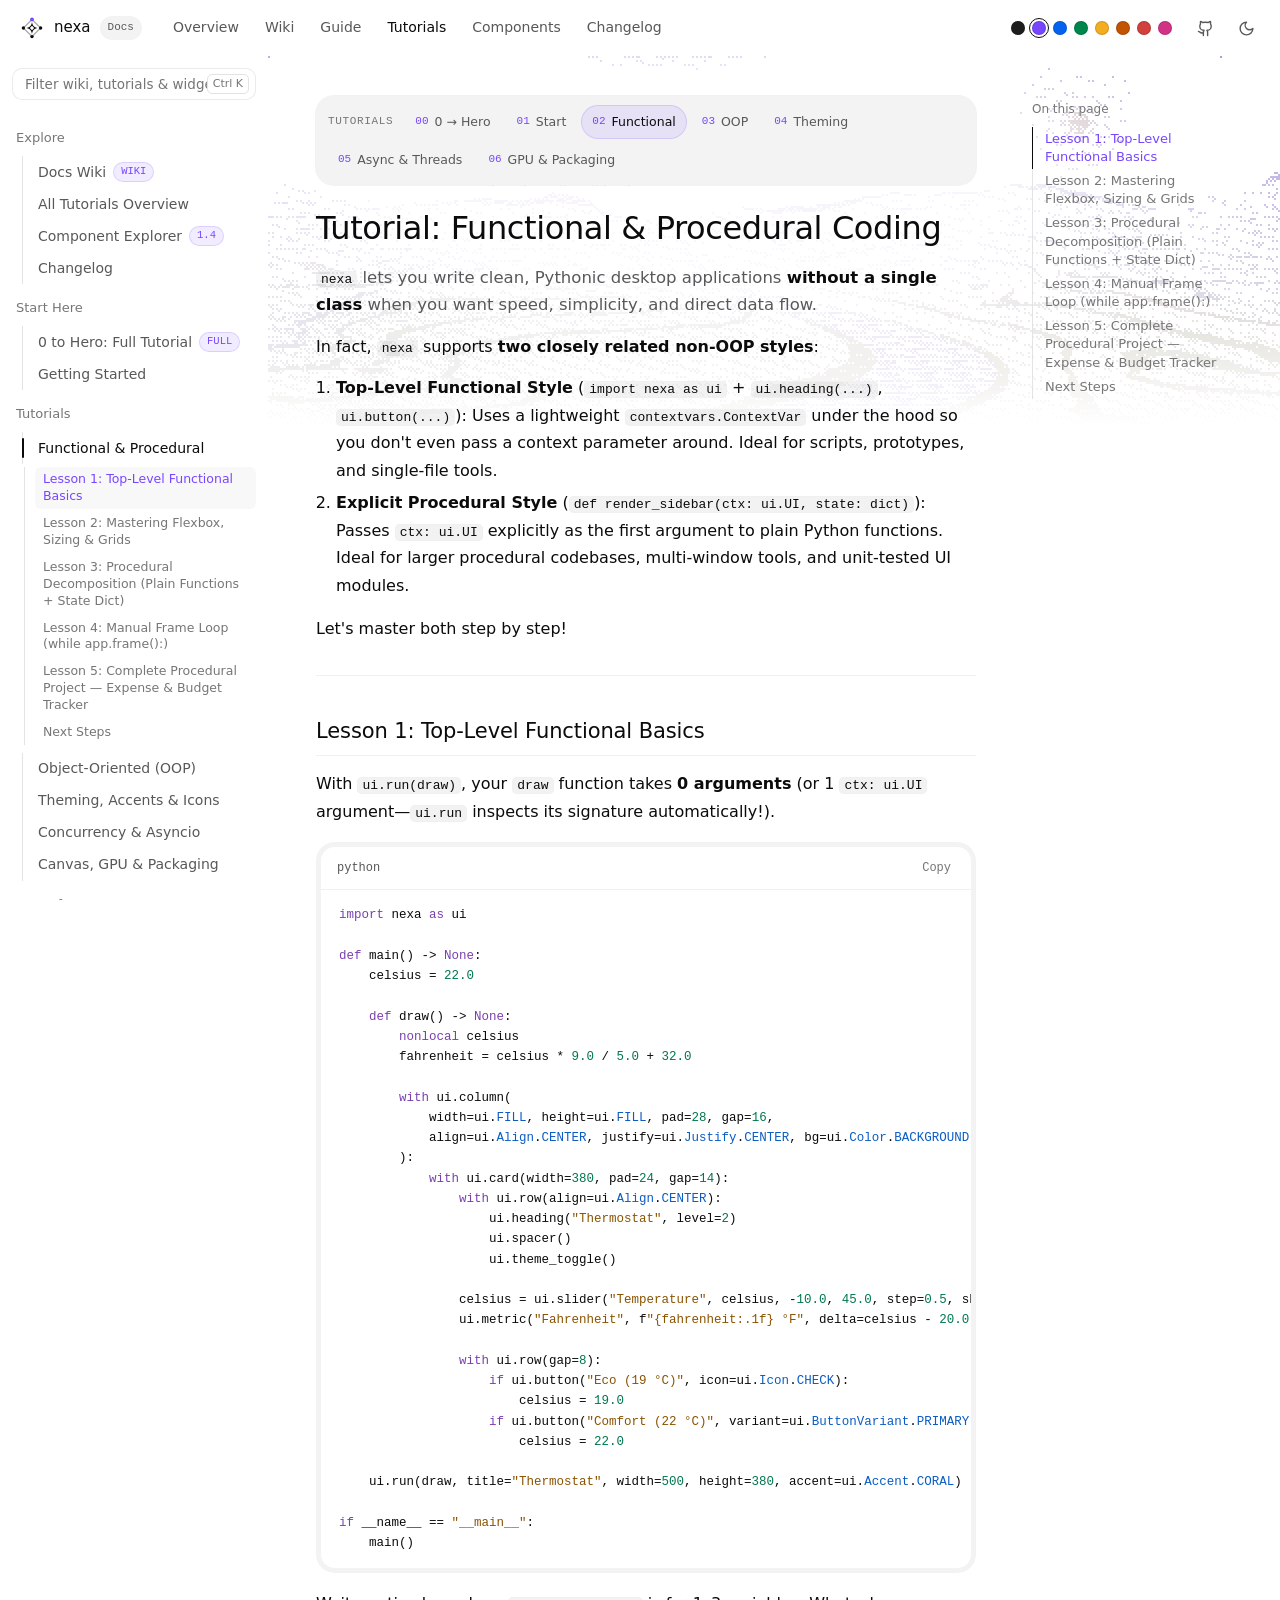
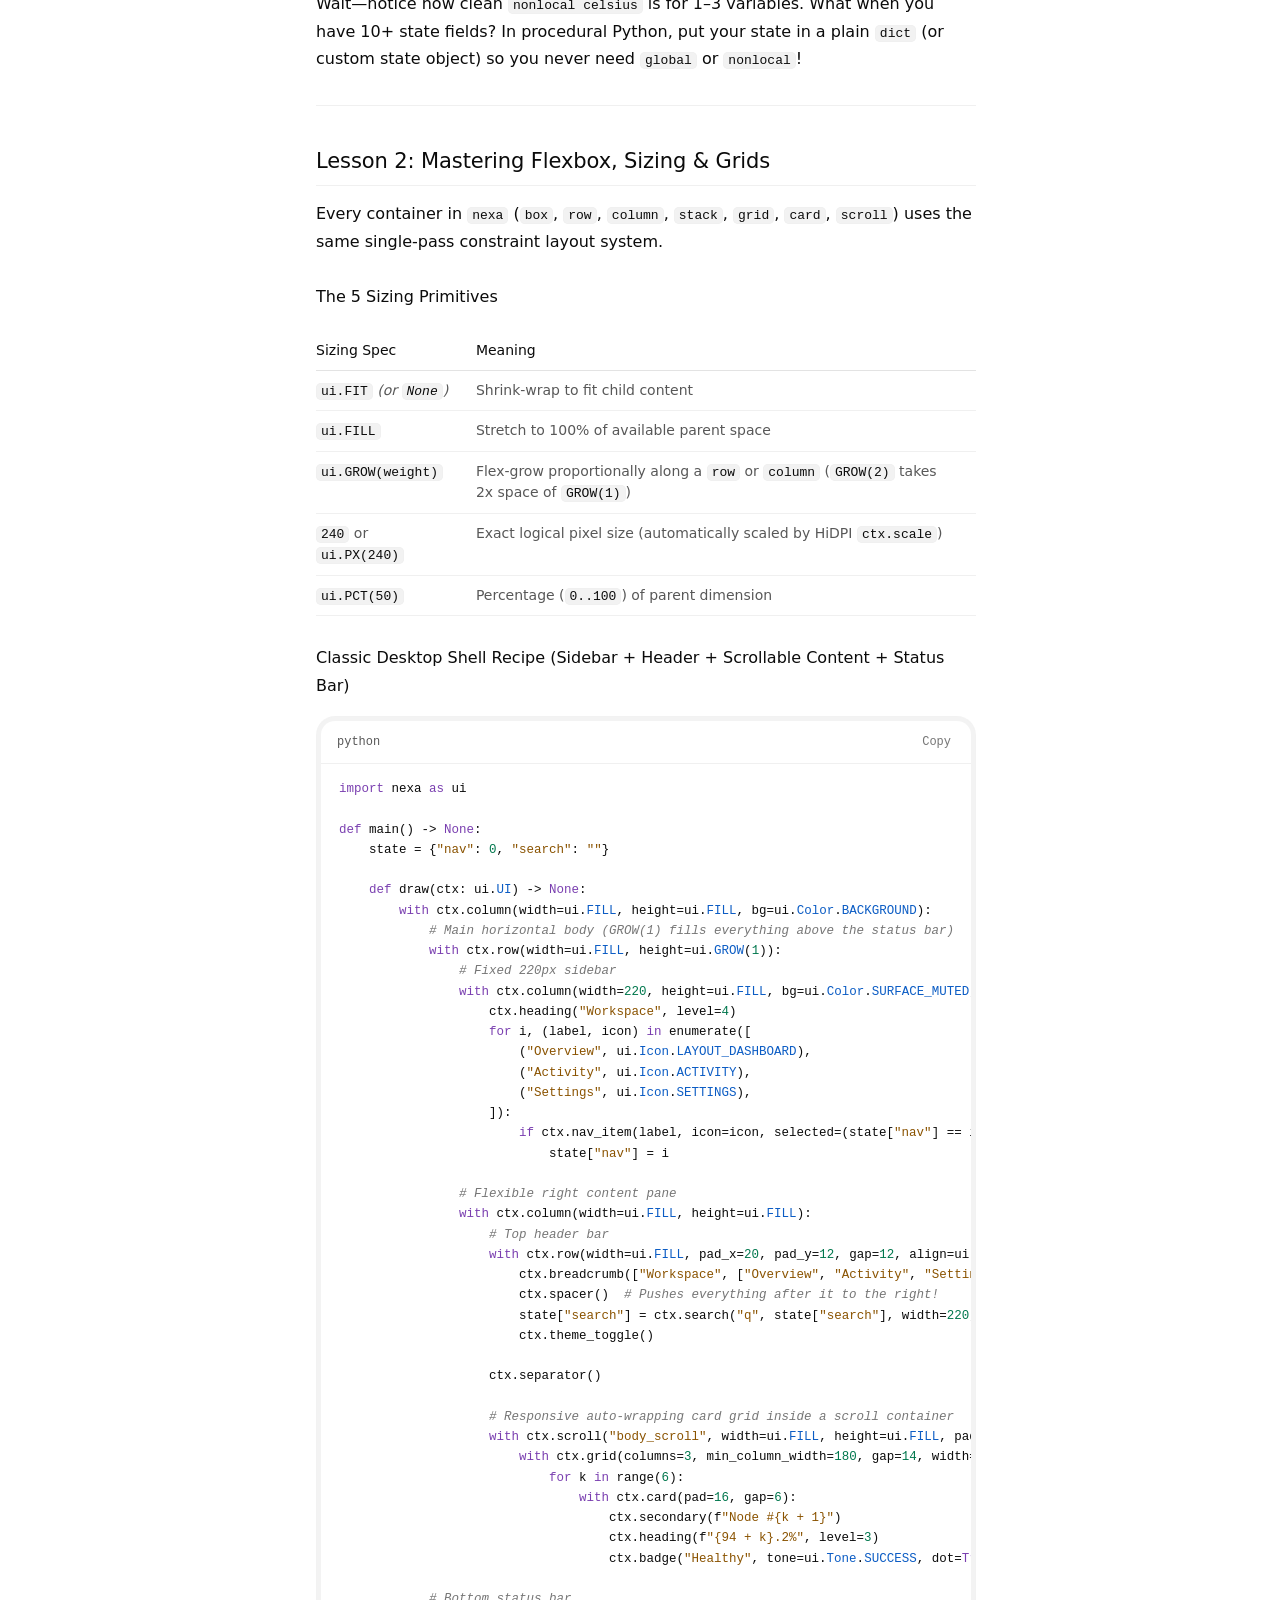
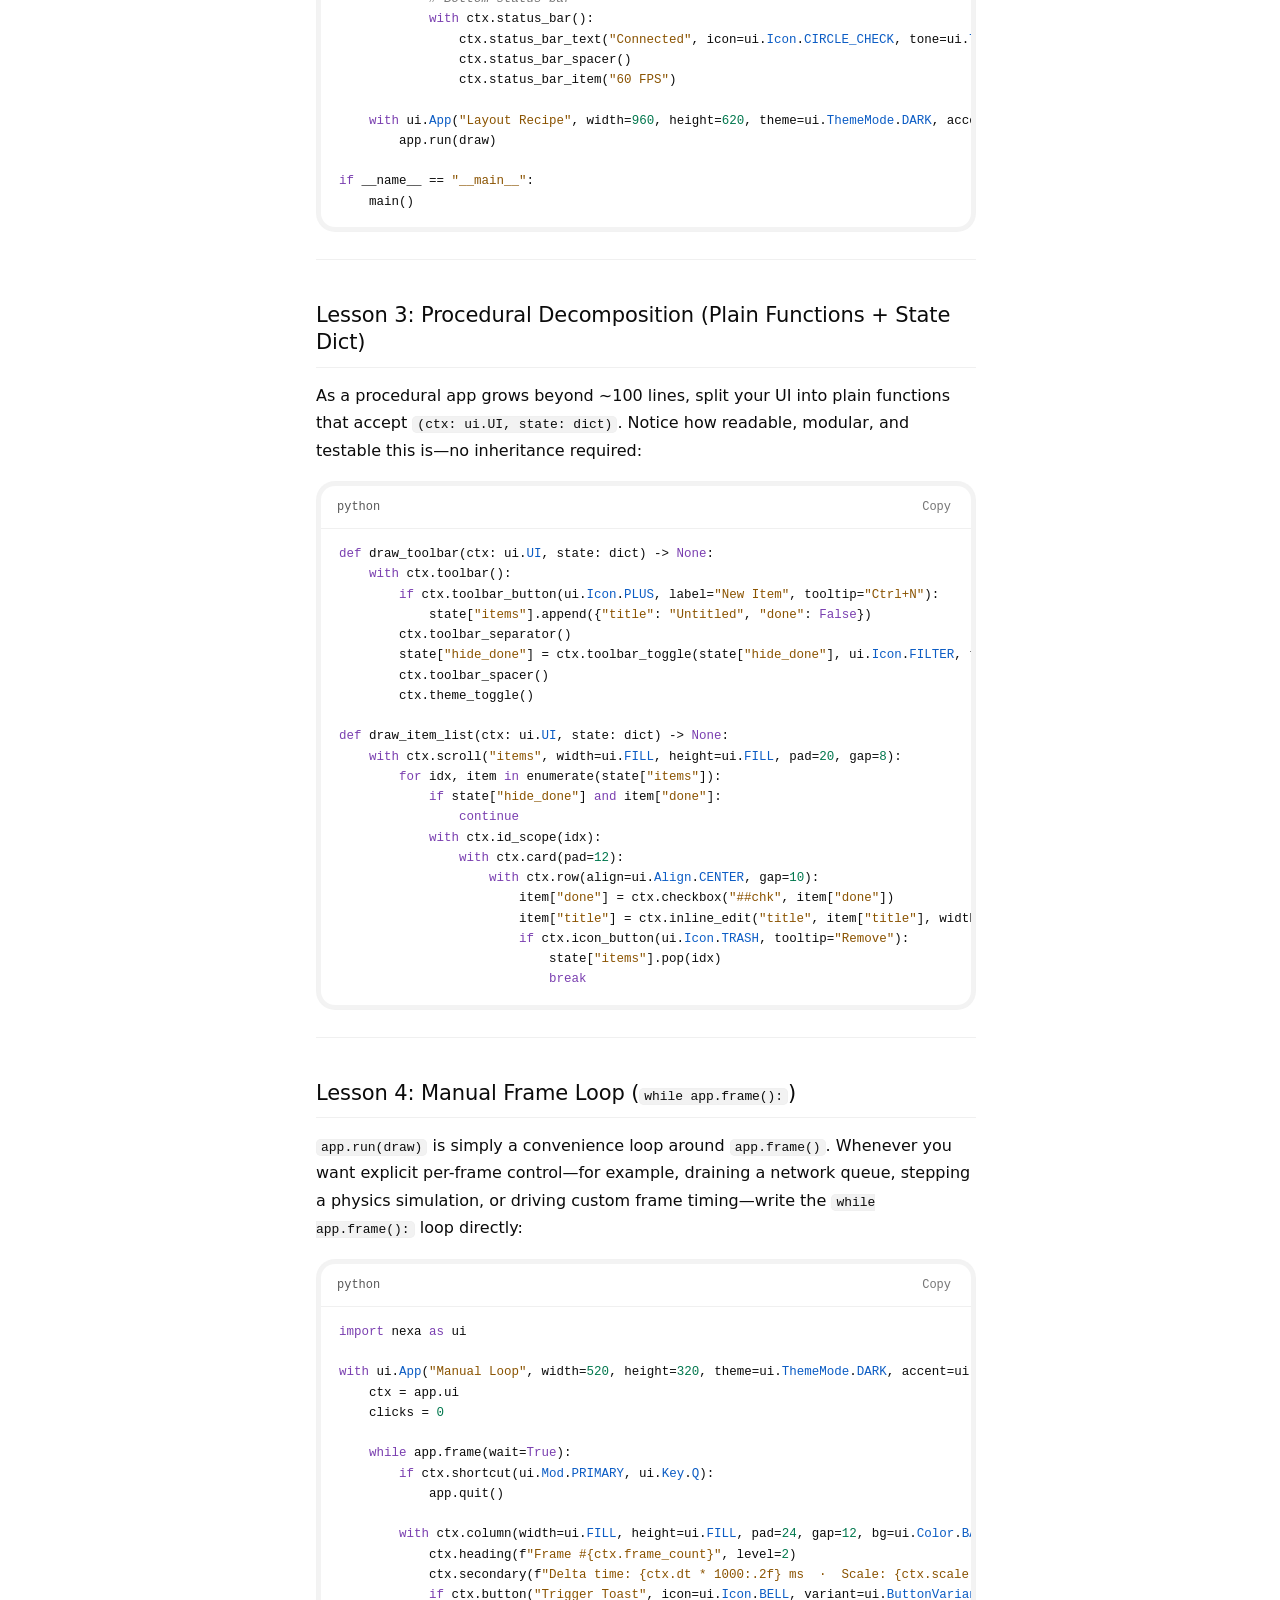
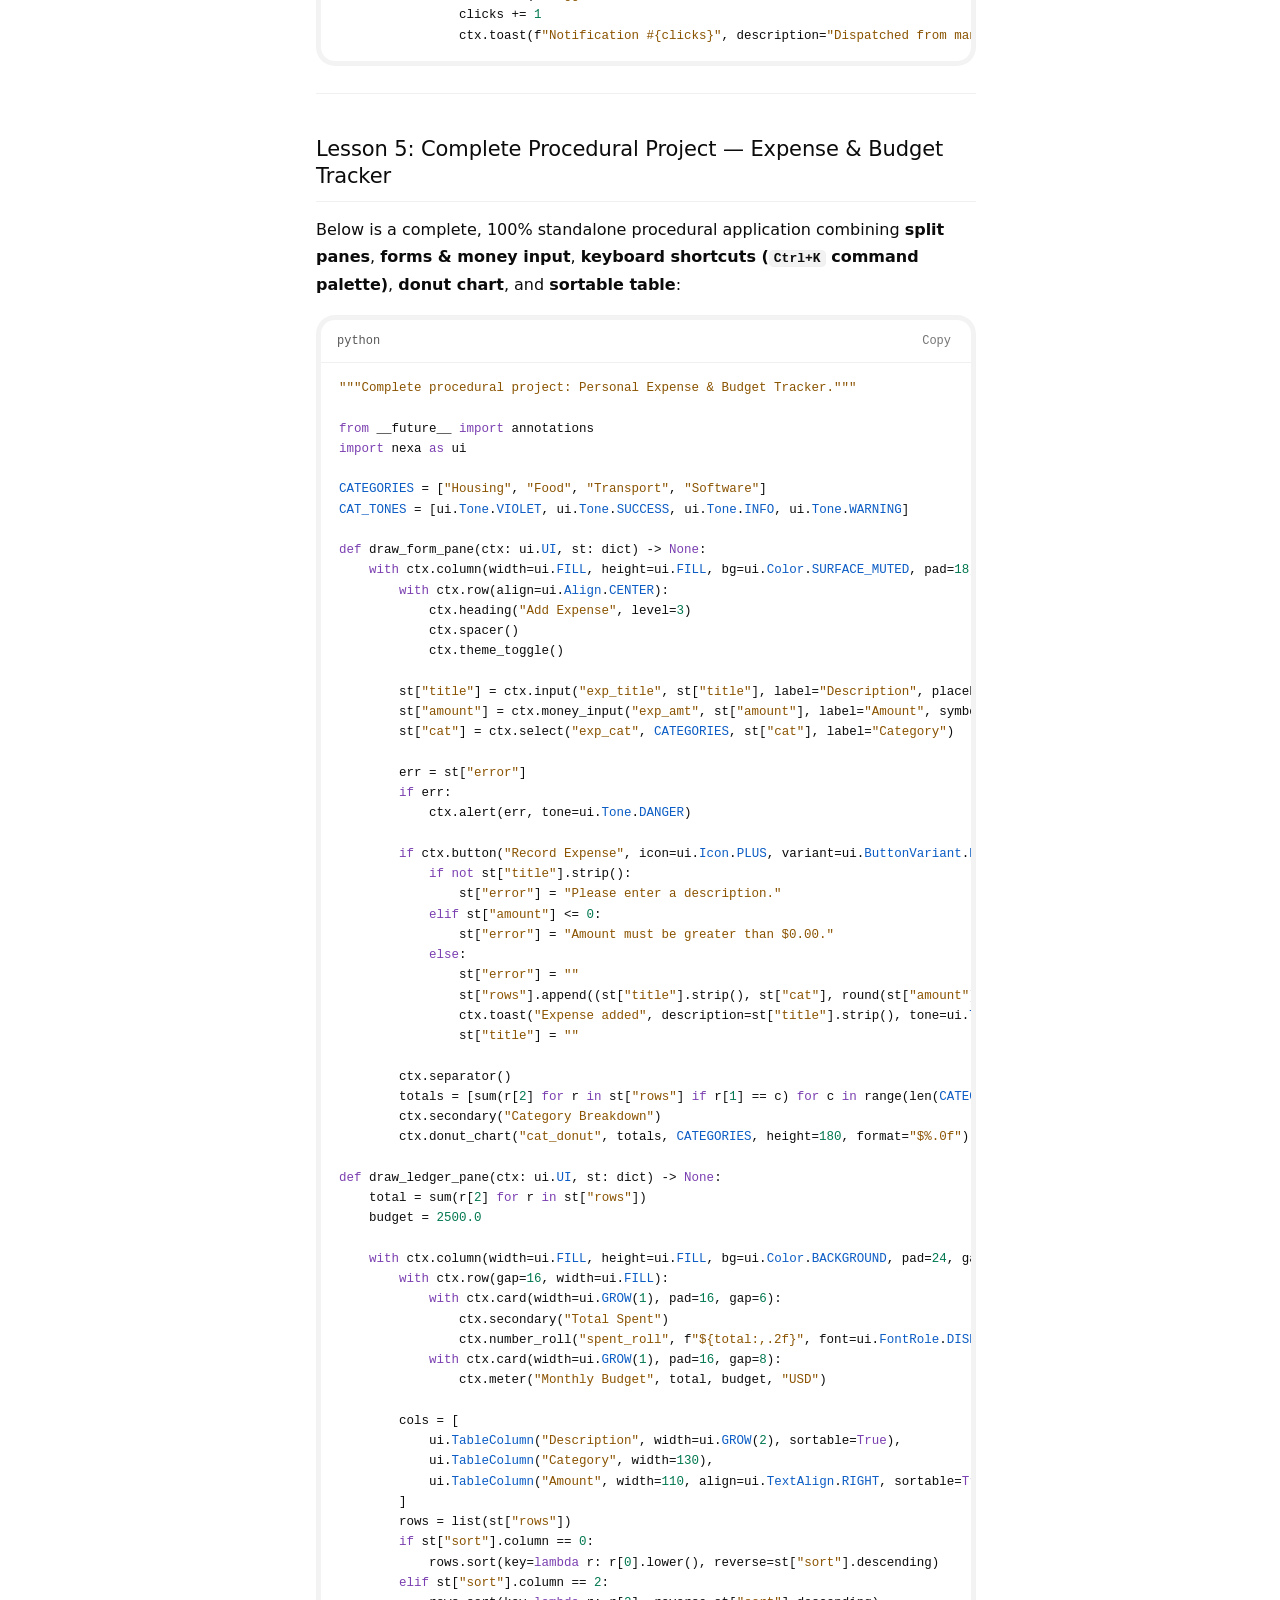
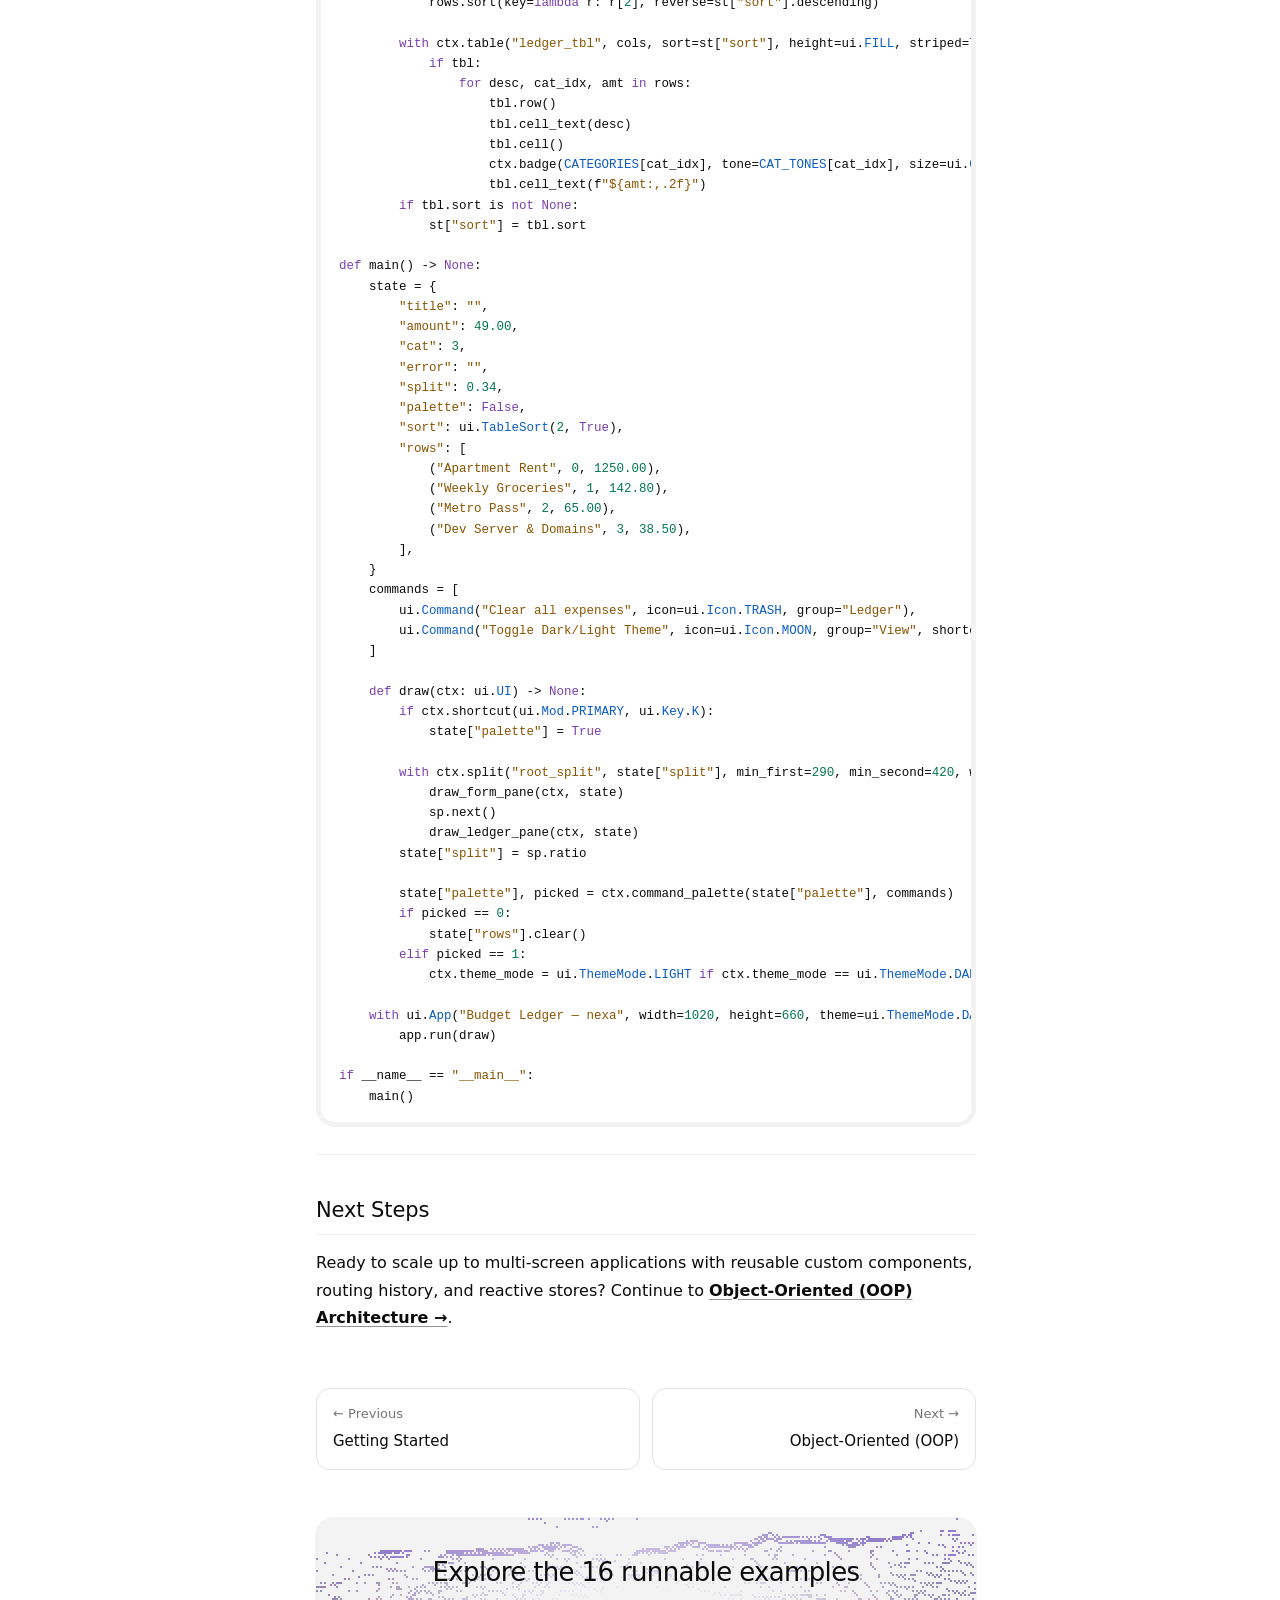
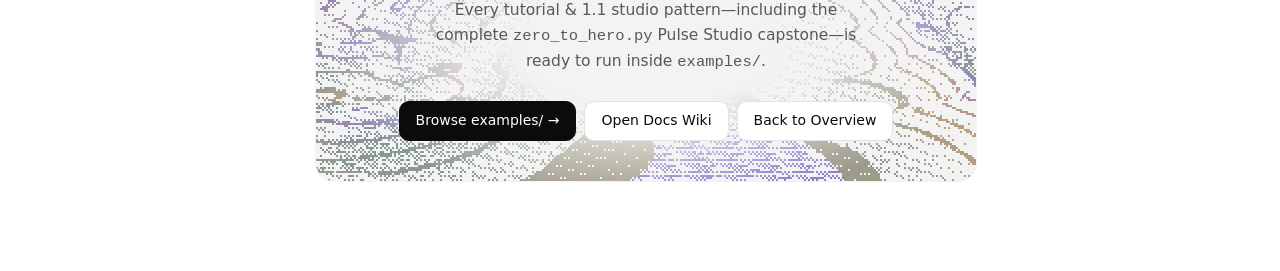
<file: docs/tutorial-functional.html>
<!DOCTYPE html>
<html lang="en" data-theme="light">
<head>
  <meta charset="UTF-8" />
  <meta name="viewport" content="width=device-width, initial-scale=1.0" />
  <title>Functional &amp; Procedural — nexa Documentation</title>
  <meta name="description" content="Functional &amp; Procedural — step-by-step guide and runnable Python examples for nexa (nexa-ui)." />
  <link rel="icon" type="image/svg+xml" href="assets/favicon.svg?v=1.2.0" />
  <link rel="stylesheet" href="assets/styles.css?v=1.2.0" />
  <script>
    try {
      const saved = localStorage.getItem("nexa_theme");
      const dark = saved ? saved === "dark" : matchMedia("(prefers-color-scheme: dark)").matches;
      document.documentElement.dataset.theme = dark ? "dark" : "light";
    } catch (e) {}
  </script>
</head>
<body class="guide-mode">
  <!-- Sticky Top Bar with Reading Progress Hairline -->
  <header class="topbar">
    <div class="topbar-inner">
      <a class="brand" href="index.html">
        <svg class="brand-mark-svg" viewBox="0 0 24 24" fill="none" aria-hidden="true" focusable="false">
          <path d="M12 3.4 L20.6 12 L12 20.6 L3.4 12 Z" stroke="currentColor" stroke-opacity="0.34" stroke-width="1.35" stroke-linejoin="round"/>
          <path fill-rule="evenodd" clip-rule="evenodd"
                d="M12 5.2 C12 9.4 14.6 12 18.8 12 C14.6 12 12 14.6 12 18.8 C12 14.6 9.4 12 5.2 12 C9.4 12 12 9.4 12 5.2 Z M12 9.8 L14.2 12 L12 14.2 L9.8 12 Z"
                fill="currentColor"/>
          <circle cx="12" cy="3.4" r="1.9" fill="var(--accent)"/>
          <circle cx="20.6" cy="12" r="1.7" fill="currentColor"/>
          <circle cx="12" cy="20.6" r="1.7" fill="currentColor"/>
          <circle cx="3.4" cy="12" r="1.7" fill="currentColor"/>
        </svg>
        <span>nexa</span>
        <span class="brand-badge">Docs</span>
      </a>
      <nav class="nav-links" aria-label="Primary">
        <a class="nav-link" href="index.html">Overview</a>
        <a class="nav-link" data-nav="wiki" href="wiki.html">Wiki</a>
        <a class="nav-link" data-nav="guide" href="getting-started.html">Guide</a>
        <a class="nav-link active" data-nav="tutorials" href="tutorials.html">Tutorials</a>
        <a class="nav-link" data-nav="components" href="components.html">Components</a>
        <a class="nav-link" data-nav="changelog" href="changelog.html">Changelog</a>
      </nav>
      <div class="topbar-right">
        <div class="accent-strip" id="header-accent-strip" title="Switch live OKLCH accent"></div>
        <a class="icon-btn" href="https://github.com/x017/nexa" target="_blank" rel="noopener" aria-label="Source on GitHub" title="Source on GitHub">
          <svg viewBox="0 0 24 24" fill="none" stroke="currentColor" stroke-width="2" stroke-linecap="round" stroke-linejoin="round"><path d="M15 22v-4a4.8 4.8 0 0 0-1-3.5c3 0 6-2 6-5.5.08-1.25-.27-2.48-1-3.5.28-1.15.28-2.35 0-3.5 0 0-1 0-3 1.5-2.64-.5-5.36-.5-8 0C6 2 5 2 5 2c-.3 1.15-.3 2.35 0 3.5A5.403 5.403 0 0 0 4 9c0 3.5 3 5.5 6 5.5-.39.49-.68 1.05-.85 1.65-.17.6-.22 1.23-.15 1.85v4"/><path d="M9 18c-4.51 2-5-2-7-2"/></svg>
        </a>
        <button class="icon-btn" id="theme-toggle-btn" type="button" aria-label="Switch theme"></button>
      </div>
    </div>
    <div class="read-progress" id="read-progress"></div>
  </header>

  <!-- Documentation Layout Shell -->
  <div class="docs-shell">
    <!-- Left Chapter Navigation + Instant Filter -->
    <aside class="docs-sidebar" aria-label="Documentation chapters">
      <div class="search-box">
        <input id="docs-search-input" type="search" placeholder="Filter wiki, tutorials &amp; widgets…" autocomplete="off" />
        <span class="search-kbd">Ctrl K</span>
      </div>
      <div class="search-results" id="docs-search-results"></div>
      <nav id="docs-sidebar-nav"><div class="sidebar-group-title">Explore</div><a class="sidebar-link" href="wiki.html">Docs Wiki <span class="badge-new">WIKI</span></a><a class="sidebar-link" href="tutorials.html">All Tutorials Overview</a><a class="sidebar-link" href="components.html">Component Explorer <span class="badge-new">1.4</span></a><a class="sidebar-link" href="changelog.html">Changelog</a><div class="sidebar-group-title">Start Here</div><a class="sidebar-link" href="zero-to-hero.html">0 to Hero: Full Tutorial <span class="badge-new">FULL</span></a><a class="sidebar-link" href="getting-started.html">Getting Started</a><div class="sidebar-group-title">Tutorials</div><a class="sidebar-link active" href="tutorial-functional.html">Functional &amp; Procedural</a><div class="sidebar-sublinks"><a class="sidebar-sublink" href="#lesson-1-top-level-functional-basics" data-anchor="lesson-1-top-level-functional-basics">Lesson 1: Top-Level Functional Basics</a><a class="sidebar-sublink" href="#lesson-2-mastering-flexbox-sizing-grids" data-anchor="lesson-2-mastering-flexbox-sizing-grids">Lesson 2: Mastering Flexbox, Sizing &amp; Grids</a><a class="sidebar-sublink" href="#lesson-3-procedural-decomposition-plain-functions-state-dict" data-anchor="lesson-3-procedural-decomposition-plain-functions-state-dict">Lesson 3: Procedural Decomposition (Plain Functions + State Dict)</a><a class="sidebar-sublink" href="#lesson-4-manual-frame-loop-while-app-frame" data-anchor="lesson-4-manual-frame-loop-while-app-frame">Lesson 4: Manual Frame Loop (while app.frame():)</a><a class="sidebar-sublink" href="#lesson-5-complete-procedural-project-expense-budget-tracker" data-anchor="lesson-5-complete-procedural-project-expense-budget-tracker">Lesson 5: Complete Procedural Project — Expense &amp; Budget Tracker</a><a class="sidebar-sublink" href="#next-steps" data-anchor="next-steps">Next Steps</a></div><a class="sidebar-link" href="tutorial-oop.html">Object-Oriented (OOP)</a><a class="sidebar-link" href="theming-and-styling.html">Theming, Accents &amp; Icons</a><a class="sidebar-link" href="concurrency-and-async.html">Concurrency &amp; Asyncio</a><a class="sidebar-link" href="advanced-rendering-and-packaging.html">Canvas, GPU &amp; Packaging</a><div class="sidebar-group-title">API Reference</div><a class="sidebar-link" href="components-reference.html">190+ Components Reference</a></nav>
    </aside>

    <!-- Main Content Area with Procedural Topographic Backdrop -->
    <div class="docs-content-grid docs-main-wrap">
      <div class="docs-art" id="docs-hero-art"></div>

      <div class="docs-page-inner">
        <main class="docs-main">
          <article class="prose" id="docs-article">
<div class="tutorial-track" aria-label="Tutorial curriculum"><span class="tutorial-track-label">Tutorials</span><a class="track-step" href="zero-to-hero.html"><span class="track-step-num">00</span><span>0 → Hero</span></a><a class="track-step" href="getting-started.html"><span class="track-step-num">01</span><span>Start</span></a><a class="track-step active" href="tutorial-functional.html"><span class="track-step-num">02</span><span>Functional</span></a><a class="track-step" href="tutorial-oop.html"><span class="track-step-num">03</span><span>OOP</span></a><a class="track-step" href="theming-and-styling.html"><span class="track-step-num">04</span><span>Theming</span></a><a class="track-step" href="concurrency-and-async.html"><span class="track-step-num">05</span><span>Async &amp; Threads</span></a><a class="track-step" href="advanced-rendering-and-packaging.html"><span class="track-step-num">06</span><span>GPU &amp; Packaging</span></a></div><h1 id="tutorial-functional-procedural-coding">Tutorial: Functional &amp; Procedural Coding</h1>
<p><code>nexa</code> lets you write clean, Pythonic desktop applications <strong>without a single class</strong> when you want speed, simplicity, and direct data flow.</p>
<p>In fact, <code>nexa</code> supports <strong>two closely related non-OOP styles</strong>:</p>
<ol><li><strong>Top-Level Functional Style</strong> (<code>import nexa as ui</code> + <code>ui.heading(...)</code>, <code>ui.button(...)</code>): Uses a lightweight <code>contextvars.ContextVar</code> under the hood so you don&#x27;t even pass a context parameter around. Ideal for scripts, prototypes, and single-file tools.</li><li><strong>Explicit Procedural Style</strong> (<code>def render_sidebar(ctx: ui.UI, state: dict)</code>): Passes <code>ctx: ui.UI</code> explicitly as the first argument to plain Python functions. Ideal for larger procedural codebases, multi-window tools, and unit-tested UI modules.</li></ol>
<p>Let&#x27;s master both step by step!</p>
<hr />
<h2 id="lesson-1-top-level-functional-basics">Lesson 1: Top-Level Functional Basics</h2>
<p>With <code>ui.run(draw)</code>, your <code>draw</code> function takes <strong>0 arguments</strong> (or 1 <code>ctx: ui.UI</code> argument—<code>ui.run</code> inspects its signature automatically!).</p>
<div class="code-panel"><div class="code-header"><span>python</span><button class="copy-mini" data-copy-code="1" type="button">Copy</button></div><pre><code><span class="tok-kw">import</span> nexa <span class="tok-kw">as</span> ui

<span class="tok-kw">def</span> main() -&gt; <span class="tok-kw">None</span>:
    celsius = <span class="tok-num">22.0</span>

    <span class="tok-kw">def</span> draw() -&gt; <span class="tok-kw">None</span>:
        <span class="tok-kw">nonlocal</span> celsius
        fahrenheit = celsius * <span class="tok-num">9.0</span> / <span class="tok-num">5.0</span> + <span class="tok-num">32.0</span>

        <span class="tok-kw">with</span> ui.column(
            width=ui.<span class="tok-cls">FILL</span>, height=ui.<span class="tok-cls">FILL</span>, pad=<span class="tok-num">28</span>, gap=<span class="tok-num">16</span>,
            align=ui.<span class="tok-cls">Align</span>.<span class="tok-cls">CENTER</span>, justify=ui.<span class="tok-cls">Justify</span>.<span class="tok-cls">CENTER</span>, bg=ui.<span class="tok-cls">Color</span>.<span class="tok-cls">BACKGROUND</span>,
        ):
            <span class="tok-kw">with</span> ui.card(width=<span class="tok-num">380</span>, pad=<span class="tok-num">24</span>, gap=<span class="tok-num">14</span>):
                <span class="tok-kw">with</span> ui.row(align=ui.<span class="tok-cls">Align</span>.<span class="tok-cls">CENTER</span>):
                    ui.heading(<span class="tok-str">&quot;Thermostat&quot;</span>, level=<span class="tok-num">2</span>)
                    ui.spacer()
                    ui.theme_toggle()

                celsius = ui.slider(<span class="tok-str">&quot;Temperature&quot;</span>, celsius, -<span class="tok-num">10.0</span>, <span class="tok-num">45.0</span>, step=<span class="tok-num">0.5</span>, show_value=<span class="tok-kw">True</span>, format=<span class="tok-str">&quot;%.1f °C&quot;</span>)
                ui.metric(<span class="tok-str">&quot;Fahrenheit&quot;</span>, f<span class="tok-str">&quot;{fahrenheit:.1f} °F&quot;</span>, delta=celsius - <span class="tok-num">20.0</span>)

                <span class="tok-kw">with</span> ui.row(gap=<span class="tok-num">8</span>):
                    <span class="tok-kw">if</span> ui.button(<span class="tok-str">&quot;Eco (19 °C)&quot;</span>, icon=ui.<span class="tok-cls">Icon</span>.<span class="tok-cls">CHECK</span>):
                        celsius = <span class="tok-num">19.0</span>
                    <span class="tok-kw">if</span> ui.button(<span class="tok-str">&quot;Comfort (22 °C)&quot;</span>, variant=ui.<span class="tok-cls">ButtonVariant</span>.<span class="tok-cls">PRIMARY</span>):
                        celsius = <span class="tok-num">22.0</span>

    ui.run(draw, title=<span class="tok-str">&quot;Thermostat&quot;</span>, width=<span class="tok-num">500</span>, height=<span class="tok-num">380</span>, accent=ui.<span class="tok-cls">Accent</span>.<span class="tok-cls">CORAL</span>)

<span class="tok-kw">if</span> __name__ == <span class="tok-str">&quot;__main__&quot;</span>:
    main()</code></pre></div>
<p>Wait—notice how clean <code>nonlocal celsius</code> is for 1–3 variables. What when you have 10+ state fields? In procedural Python, put your state in a plain <code>dict</code> (or custom state object) so you never need <code>global</code> or <code>nonlocal</code>!</p>
<hr />
<h2 id="lesson-2-mastering-flexbox-sizing-grids">Lesson 2: Mastering Flexbox, Sizing &amp; Grids</h2>
<p>Every container in <code>nexa</code> (<code>box</code>, <code>row</code>, <code>column</code>, <code>stack</code>, <code>grid</code>, <code>card</code>, <code>scroll</code>) uses the same single-pass constraint layout system.</p>
<h3 id="the-5-sizing-primitives">The 5 Sizing Primitives</h3>
<table><thead><tr><th>Sizing Spec</th><th>Meaning</th></tr></thead><tbody><tr><td><code>ui.FIT</code> <em>(or <code>None</code>)</em></td><td>Shrink-wrap to fit child content</td></tr><tr><td><code>ui.FILL</code></td><td>Stretch to 100% of available parent space</td></tr><tr><td><code>ui.GROW(weight)</code></td><td>Flex-grow proportionally along a <code>row</code> or <code>column</code> (<code>GROW(2)</code> takes 2x space of <code>GROW(1)</code>)</td></tr><tr><td><code>240</code> or <code>ui.PX(240)</code></td><td>Exact logical pixel size (automatically scaled by HiDPI <code>ctx.scale</code>)</td></tr><tr><td><code>ui.PCT(50)</code></td><td>Percentage (<code>0..100</code>) of parent dimension</td></tr></tbody></table>
<h3 id="classic-desktop-shell-recipe-sidebar-header-scrollable-content-status-bar">Classic Desktop Shell Recipe (Sidebar + Header + Scrollable Content + Status Bar)</h3>
<div class="code-panel"><div class="code-header"><span>python</span><button class="copy-mini" data-copy-code="1" type="button">Copy</button></div><pre><code><span class="tok-kw">import</span> nexa <span class="tok-kw">as</span> ui

<span class="tok-kw">def</span> main() -&gt; <span class="tok-kw">None</span>:
    state = {<span class="tok-str">&quot;nav&quot;</span>: <span class="tok-num">0</span>, <span class="tok-str">&quot;search&quot;</span>: <span class="tok-str">&quot;&quot;</span>}

    <span class="tok-kw">def</span> draw(ctx: ui.<span class="tok-cls">UI</span>) -&gt; <span class="tok-kw">None</span>:
        <span class="tok-kw">with</span> ctx.column(width=ui.<span class="tok-cls">FILL</span>, height=ui.<span class="tok-cls">FILL</span>, bg=ui.<span class="tok-cls">Color</span>.<span class="tok-cls">BACKGROUND</span>):
            <span class="tok-com"># Main horizontal body (GROW(1) fills everything above the status bar)</span>
            <span class="tok-kw">with</span> ctx.row(width=ui.<span class="tok-cls">FILL</span>, height=ui.<span class="tok-cls">GROW</span>(<span class="tok-num">1</span>)):
                <span class="tok-com"># Fixed 220px sidebar</span>
                <span class="tok-kw">with</span> ctx.column(width=<span class="tok-num">220</span>, height=ui.<span class="tok-cls">FILL</span>, bg=ui.<span class="tok-cls">Color</span>.<span class="tok-cls">SURFACE_MUTED</span>, pad=<span class="tok-num">12</span>, gap=<span class="tok-num">4</span>):
                    ctx.heading(<span class="tok-str">&quot;Workspace&quot;</span>, level=<span class="tok-num">4</span>)
                    <span class="tok-kw">for</span> i, (label, icon) <span class="tok-kw">in</span> enumerate([
                        (<span class="tok-str">&quot;Overview&quot;</span>, ui.<span class="tok-cls">Icon</span>.<span class="tok-cls">LAYOUT_DASHBOARD</span>),
                        (<span class="tok-str">&quot;Activity&quot;</span>, ui.<span class="tok-cls">Icon</span>.<span class="tok-cls">ACTIVITY</span>),
                        (<span class="tok-str">&quot;Settings&quot;</span>, ui.<span class="tok-cls">Icon</span>.<span class="tok-cls">SETTINGS</span>),
                    ]):
                        <span class="tok-kw">if</span> ctx.nav_item(label, icon=icon, selected=(state[<span class="tok-str">&quot;nav&quot;</span>] == i), group=<span class="tok-str">&quot;main&quot;</span>):
                            state[<span class="tok-str">&quot;nav&quot;</span>] = i

                <span class="tok-com"># Flexible right content pane</span>
                <span class="tok-kw">with</span> ctx.column(width=ui.<span class="tok-cls">FILL</span>, height=ui.<span class="tok-cls">FILL</span>):
                    <span class="tok-com"># Top header bar</span>
                    <span class="tok-kw">with</span> ctx.row(width=ui.<span class="tok-cls">FILL</span>, pad_x=<span class="tok-num">20</span>, pad_y=<span class="tok-num">12</span>, gap=<span class="tok-num">12</span>, align=ui.<span class="tok-cls">Align</span>.<span class="tok-cls">CENTER</span>):
                        ctx.breadcrumb([<span class="tok-str">&quot;Workspace&quot;</span>, [<span class="tok-str">&quot;Overview&quot;</span>, <span class="tok-str">&quot;Activity&quot;</span>, <span class="tok-str">&quot;Settings&quot;</span>][state[<span class="tok-str">&quot;nav&quot;</span>]]])
                        ctx.spacer()  <span class="tok-com"># Pushes everything after it to the right!</span>
                        state[<span class="tok-str">&quot;search&quot;</span>] = ctx.search(<span class="tok-str">&quot;q&quot;</span>, state[<span class="tok-str">&quot;search&quot;</span>], width=<span class="tok-num">220</span>, size=ui.<span class="tok-cls">ControlSize</span>.<span class="tok-cls">SM</span>)
                        ctx.theme_toggle()

                    ctx.separator()

                    <span class="tok-com"># Responsive auto-wrapping card grid inside a scroll container</span>
                    <span class="tok-kw">with</span> ctx.scroll(<span class="tok-str">&quot;body_scroll&quot;</span>, width=ui.<span class="tok-cls">FILL</span>, height=ui.<span class="tok-cls">FILL</span>, pad=<span class="tok-num">20</span>, gap=<span class="tok-num">16</span>):
                        <span class="tok-kw">with</span> ctx.grid(columns=<span class="tok-num">3</span>, min_column_width=<span class="tok-num">180</span>, gap=<span class="tok-num">14</span>, width=ui.<span class="tok-cls">FILL</span>):
                            <span class="tok-kw">for</span> k <span class="tok-kw">in</span> range(<span class="tok-num">6</span>):
                                <span class="tok-kw">with</span> ctx.card(pad=<span class="tok-num">16</span>, gap=<span class="tok-num">6</span>):
                                    ctx.secondary(f<span class="tok-str">&quot;Node #{k + 1}&quot;</span>)
                                    ctx.heading(f<span class="tok-str">&quot;{94 + k}.2%&quot;</span>, level=<span class="tok-num">3</span>)
                                    ctx.badge(<span class="tok-str">&quot;Healthy&quot;</span>, tone=ui.<span class="tok-cls">Tone</span>.<span class="tok-cls">SUCCESS</span>, dot=<span class="tok-kw">True</span>)

            <span class="tok-com"># Bottom status bar</span>
            <span class="tok-kw">with</span> ctx.status_bar():
                ctx.status_bar_text(<span class="tok-str">&quot;Connected&quot;</span>, icon=ui.<span class="tok-cls">Icon</span>.<span class="tok-cls">CIRCLE_CHECK</span>, tone=ui.<span class="tok-cls">Tone</span>.<span class="tok-cls">SUCCESS</span>)
                ctx.status_bar_spacer()
                ctx.status_bar_item(<span class="tok-str">&quot;60 FPS&quot;</span>)

    <span class="tok-kw">with</span> ui.<span class="tok-cls">App</span>(<span class="tok-str">&quot;Layout Recipe&quot;</span>, width=<span class="tok-num">960</span>, height=<span class="tok-num">620</span>, theme=ui.<span class="tok-cls">ThemeMode</span>.<span class="tok-cls">DARK</span>, accent=ui.<span class="tok-cls">Accent</span>.<span class="tok-cls">BLUE</span>) <span class="tok-kw">as</span> app:
        app.run(draw)

<span class="tok-kw">if</span> __name__ == <span class="tok-str">&quot;__main__&quot;</span>:
    main()</code></pre></div>
<hr />
<h2 id="lesson-3-procedural-decomposition-plain-functions-state-dict">Lesson 3: Procedural Decomposition (Plain Functions + State Dict)</h2>
<p>As a procedural app grows beyond ~100 lines, split your UI into plain functions that accept <code>(ctx: ui.UI, state: dict)</code>. Notice how readable, modular, and testable this is—no inheritance required:</p>
<div class="code-panel"><div class="code-header"><span>python</span><button class="copy-mini" data-copy-code="1" type="button">Copy</button></div><pre><code><span class="tok-kw">def</span> draw_toolbar(ctx: ui.<span class="tok-cls">UI</span>, state: dict) -&gt; <span class="tok-kw">None</span>:
    <span class="tok-kw">with</span> ctx.toolbar():
        <span class="tok-kw">if</span> ctx.toolbar_button(ui.<span class="tok-cls">Icon</span>.<span class="tok-cls">PLUS</span>, label=<span class="tok-str">&quot;New Item&quot;</span>, tooltip=<span class="tok-str">&quot;Ctrl+N&quot;</span>):
            state[<span class="tok-str">&quot;items&quot;</span>].append({<span class="tok-str">&quot;title&quot;</span>: <span class="tok-str">&quot;Untitled&quot;</span>, <span class="tok-str">&quot;done&quot;</span>: <span class="tok-kw">False</span>})
        ctx.toolbar_separator()
        state[<span class="tok-str">&quot;hide_done&quot;</span>] = ctx.toolbar_toggle(state[<span class="tok-str">&quot;hide_done&quot;</span>], ui.<span class="tok-cls">Icon</span>.<span class="tok-cls">FILTER</span>, tooltip=<span class="tok-str">&quot;Hide completed&quot;</span>)
        ctx.toolbar_spacer()
        ctx.theme_toggle()

<span class="tok-kw">def</span> draw_item_list(ctx: ui.<span class="tok-cls">UI</span>, state: dict) -&gt; <span class="tok-kw">None</span>:
    <span class="tok-kw">with</span> ctx.scroll(<span class="tok-str">&quot;items&quot;</span>, width=ui.<span class="tok-cls">FILL</span>, height=ui.<span class="tok-cls">FILL</span>, pad=<span class="tok-num">20</span>, gap=<span class="tok-num">8</span>):
        <span class="tok-kw">for</span> idx, item <span class="tok-kw">in</span> enumerate(state[<span class="tok-str">&quot;items&quot;</span>]):
            <span class="tok-kw">if</span> state[<span class="tok-str">&quot;hide_done&quot;</span>] <span class="tok-kw">and</span> item[<span class="tok-str">&quot;done&quot;</span>]:
                <span class="tok-kw">continue</span>
            <span class="tok-kw">with</span> ctx.id_scope(idx):
                <span class="tok-kw">with</span> ctx.card(pad=<span class="tok-num">12</span>):
                    <span class="tok-kw">with</span> ctx.row(align=ui.<span class="tok-cls">Align</span>.<span class="tok-cls">CENTER</span>, gap=<span class="tok-num">10</span>):
                        item[<span class="tok-str">&quot;done&quot;</span>] = ctx.checkbox(<span class="tok-str">&quot;##chk&quot;</span>, item[<span class="tok-str">&quot;done&quot;</span>])
                        item[<span class="tok-str">&quot;title&quot;</span>] = ctx.inline_edit(<span class="tok-str">&quot;title&quot;</span>, item[<span class="tok-str">&quot;title&quot;</span>], width=ui.<span class="tok-cls">FILL</span>)
                        <span class="tok-kw">if</span> ctx.icon_button(ui.<span class="tok-cls">Icon</span>.<span class="tok-cls">TRASH</span>, tooltip=<span class="tok-str">&quot;Remove&quot;</span>):
                            state[<span class="tok-str">&quot;items&quot;</span>].pop(idx)
                            <span class="tok-kw">break</span></code></pre></div>
<hr />
<h2 id="lesson-4-manual-frame-loop-while-app-frame">Lesson 4: Manual Frame Loop (<code>while app.frame():</code>)</h2>
<p><code>app.run(draw)</code> is simply a convenience loop around <code>app.frame()</code>. Whenever you want explicit per-frame control—for example, draining a network queue, stepping a physics simulation, or driving custom frame timing—write the <code>while app.frame():</code> loop directly:</p>
<div class="code-panel"><div class="code-header"><span>python</span><button class="copy-mini" data-copy-code="1" type="button">Copy</button></div><pre><code><span class="tok-kw">import</span> nexa <span class="tok-kw">as</span> ui

<span class="tok-kw">with</span> ui.<span class="tok-cls">App</span>(<span class="tok-str">&quot;Manual Loop&quot;</span>, width=<span class="tok-num">520</span>, height=<span class="tok-num">320</span>, theme=ui.<span class="tok-cls">ThemeMode</span>.<span class="tok-cls">DARK</span>, accent=ui.<span class="tok-cls">Accent</span>.<span class="tok-cls">AMBER</span>) <span class="tok-kw">as</span> app:
    ctx = app.ui
    clicks = <span class="tok-num">0</span>

    <span class="tok-kw">while</span> app.frame(wait=<span class="tok-kw">True</span>):
        <span class="tok-kw">if</span> ctx.shortcut(ui.<span class="tok-cls">Mod</span>.<span class="tok-cls">PRIMARY</span>, ui.<span class="tok-cls">Key</span>.<span class="tok-cls">Q</span>):
            app.quit()

        <span class="tok-kw">with</span> ctx.column(width=ui.<span class="tok-cls">FILL</span>, height=ui.<span class="tok-cls">FILL</span>, pad=<span class="tok-num">24</span>, gap=<span class="tok-num">12</span>, bg=ui.<span class="tok-cls">Color</span>.<span class="tok-cls">BACKGROUND</span>):
            ctx.heading(f<span class="tok-str">&quot;Frame #{ctx.frame_count}&quot;</span>, level=<span class="tok-num">2</span>)
            ctx.secondary(f<span class="tok-str">&quot;Delta time: {ctx.dt * 1000:.2f} ms  ·  Scale: {ctx.scale:.1f}x&quot;</span>)
            <span class="tok-kw">if</span> ctx.button(<span class="tok-str">&quot;Trigger Toast&quot;</span>, icon=ui.<span class="tok-cls">Icon</span>.<span class="tok-cls">BELL</span>, variant=ui.<span class="tok-cls">ButtonVariant</span>.<span class="tok-cls">PRIMARY</span>):
                clicks += <span class="tok-num">1</span>
                ctx.toast(f<span class="tok-str">&quot;Notification #{clicks}&quot;</span>, description=<span class="tok-str">&quot;Dispatched from manual loop&quot;</span>, tone=ui.<span class="tok-cls">Tone</span>.<span class="tok-cls">INFO</span>)</code></pre></div>
<hr />
<h2 id="lesson-5-complete-procedural-project-expense-budget-tracker">Lesson 5: Complete Procedural Project — Expense &amp; Budget Tracker</h2>
<p>Below is a complete, 100% standalone procedural application combining <strong>split panes</strong>, <strong>forms &amp; money input</strong>, <strong>keyboard shortcuts (<code>Ctrl+K</code> command palette)</strong>, <strong>donut chart</strong>, and <strong>sortable table</strong>:</p>
<div class="code-panel"><div class="code-header"><span>python</span><button class="copy-mini" data-copy-code="1" type="button">Copy</button></div><pre><code><span class="tok-str">&quot;&quot;&quot;Complete procedural project: Personal Expense &amp; Budget Tracker.&quot;&quot;&quot;</span>

<span class="tok-kw">from</span> __future__ <span class="tok-kw">import</span> annotations
<span class="tok-kw">import</span> nexa <span class="tok-kw">as</span> ui

<span class="tok-cls">CATEGORIES</span> = [<span class="tok-str">&quot;Housing&quot;</span>, <span class="tok-str">&quot;Food&quot;</span>, <span class="tok-str">&quot;Transport&quot;</span>, <span class="tok-str">&quot;Software&quot;</span>]
<span class="tok-cls">CAT_TONES</span> = [ui.<span class="tok-cls">Tone</span>.<span class="tok-cls">VIOLET</span>, ui.<span class="tok-cls">Tone</span>.<span class="tok-cls">SUCCESS</span>, ui.<span class="tok-cls">Tone</span>.<span class="tok-cls">INFO</span>, ui.<span class="tok-cls">Tone</span>.<span class="tok-cls">WARNING</span>]

<span class="tok-kw">def</span> draw_form_pane(ctx: ui.<span class="tok-cls">UI</span>, st: dict) -&gt; <span class="tok-kw">None</span>:
    <span class="tok-kw">with</span> ctx.column(width=ui.<span class="tok-cls">FILL</span>, height=ui.<span class="tok-cls">FILL</span>, bg=ui.<span class="tok-cls">Color</span>.<span class="tok-cls">SURFACE_MUTED</span>, pad=<span class="tok-num">18</span>, gap=<span class="tok-num">14</span>):
        <span class="tok-kw">with</span> ctx.row(align=ui.<span class="tok-cls">Align</span>.<span class="tok-cls">CENTER</span>):
            ctx.heading(<span class="tok-str">&quot;Add Expense&quot;</span>, level=<span class="tok-num">3</span>)
            ctx.spacer()
            ctx.theme_toggle()

        st[<span class="tok-str">&quot;title&quot;</span>] = ctx.input(<span class="tok-str">&quot;exp_title&quot;</span>, st[<span class="tok-str">&quot;title&quot;</span>], label=<span class="tok-str">&quot;Description&quot;</span>, placeholder=<span class="tok-str">&quot;e.g. Cloud hosting&quot;</span>)
        st[<span class="tok-str">&quot;amount&quot;</span>] = ctx.money_input(<span class="tok-str">&quot;exp_amt&quot;</span>, st[<span class="tok-str">&quot;amount&quot;</span>], label=<span class="tok-str">&quot;Amount&quot;</span>, symbol=<span class="tok-str">&quot;$&quot;</span>, code=<span class="tok-str">&quot;USD&quot;</span>)
        st[<span class="tok-str">&quot;cat&quot;</span>] = ctx.select(<span class="tok-str">&quot;exp_cat&quot;</span>, <span class="tok-cls">CATEGORIES</span>, st[<span class="tok-str">&quot;cat&quot;</span>], label=<span class="tok-str">&quot;Category&quot;</span>)

        err = st[<span class="tok-str">&quot;error&quot;</span>]
        <span class="tok-kw">if</span> err:
            ctx.alert(err, tone=ui.<span class="tok-cls">Tone</span>.<span class="tok-cls">DANGER</span>)

        <span class="tok-kw">if</span> ctx.button(<span class="tok-str">&quot;Record Expense&quot;</span>, icon=ui.<span class="tok-cls">Icon</span>.<span class="tok-cls">PLUS</span>, variant=ui.<span class="tok-cls">ButtonVariant</span>.<span class="tok-cls">PRIMARY</span>, full_width=<span class="tok-kw">True</span>):
            <span class="tok-kw">if</span> <span class="tok-kw">not</span> st[<span class="tok-str">&quot;title&quot;</span>].strip():
                st[<span class="tok-str">&quot;error&quot;</span>] = <span class="tok-str">&quot;Please enter a description.&quot;</span>
            <span class="tok-kw">elif</span> st[<span class="tok-str">&quot;amount&quot;</span>] &lt;= <span class="tok-num">0</span>:
                st[<span class="tok-str">&quot;error&quot;</span>] = <span class="tok-str">&quot;Amount must be greater than $0.00.&quot;</span>
            <span class="tok-kw">else</span>:
                st[<span class="tok-str">&quot;error&quot;</span>] = <span class="tok-str">&quot;&quot;</span>
                st[<span class="tok-str">&quot;rows&quot;</span>].append((st[<span class="tok-str">&quot;title&quot;</span>].strip(), st[<span class="tok-str">&quot;cat&quot;</span>], round(st[<span class="tok-str">&quot;amount&quot;</span>], <span class="tok-num">2</span>)))
                ctx.toast(<span class="tok-str">&quot;Expense added&quot;</span>, description=st[<span class="tok-str">&quot;title&quot;</span>].strip(), tone=ui.<span class="tok-cls">Tone</span>.<span class="tok-cls">SUCCESS</span>)
                st[<span class="tok-str">&quot;title&quot;</span>] = <span class="tok-str">&quot;&quot;</span>

        ctx.separator()
        totals = [sum(r[<span class="tok-num">2</span>] <span class="tok-kw">for</span> r <span class="tok-kw">in</span> st[<span class="tok-str">&quot;rows&quot;</span>] <span class="tok-kw">if</span> r[<span class="tok-num">1</span>] == c) <span class="tok-kw">for</span> c <span class="tok-kw">in</span> range(len(<span class="tok-cls">CATEGORIES</span>))]
        ctx.secondary(<span class="tok-str">&quot;Category Breakdown&quot;</span>)
        ctx.donut_chart(<span class="tok-str">&quot;cat_donut&quot;</span>, totals, <span class="tok-cls">CATEGORIES</span>, height=<span class="tok-num">180</span>, format=<span class="tok-str">&quot;$%.0f&quot;</span>)

<span class="tok-kw">def</span> draw_ledger_pane(ctx: ui.<span class="tok-cls">UI</span>, st: dict) -&gt; <span class="tok-kw">None</span>:
    total = sum(r[<span class="tok-num">2</span>] <span class="tok-kw">for</span> r <span class="tok-kw">in</span> st[<span class="tok-str">&quot;rows&quot;</span>])
    budget = <span class="tok-num">2500.0</span>

    <span class="tok-kw">with</span> ctx.column(width=ui.<span class="tok-cls">FILL</span>, height=ui.<span class="tok-cls">FILL</span>, bg=ui.<span class="tok-cls">Color</span>.<span class="tok-cls">BACKGROUND</span>, pad=<span class="tok-num">24</span>, gap=<span class="tok-num">16</span>):
        <span class="tok-kw">with</span> ctx.row(gap=<span class="tok-num">16</span>, width=ui.<span class="tok-cls">FILL</span>):
            <span class="tok-kw">with</span> ctx.card(width=ui.<span class="tok-cls">GROW</span>(<span class="tok-num">1</span>), pad=<span class="tok-num">16</span>, gap=<span class="tok-num">6</span>):
                ctx.secondary(<span class="tok-str">&quot;Total Spent&quot;</span>)
                ctx.number_roll(<span class="tok-str">&quot;spent_roll&quot;</span>, f<span class="tok-str">&quot;${total:,.2f}&quot;</span>, font=ui.<span class="tok-cls">FontRole</span>.<span class="tok-cls">DISPLAY</span>, size=<span class="tok-num">24</span>)
            <span class="tok-kw">with</span> ctx.card(width=ui.<span class="tok-cls">GROW</span>(<span class="tok-num">1</span>), pad=<span class="tok-num">16</span>, gap=<span class="tok-num">8</span>):
                ctx.meter(<span class="tok-str">&quot;Monthly Budget&quot;</span>, total, budget, <span class="tok-str">&quot;USD&quot;</span>)

        cols = [
            ui.<span class="tok-cls">TableColumn</span>(<span class="tok-str">&quot;Description&quot;</span>, width=ui.<span class="tok-cls">GROW</span>(<span class="tok-num">2</span>), sortable=<span class="tok-kw">True</span>),
            ui.<span class="tok-cls">TableColumn</span>(<span class="tok-str">&quot;Category&quot;</span>, width=<span class="tok-num">130</span>),
            ui.<span class="tok-cls">TableColumn</span>(<span class="tok-str">&quot;Amount&quot;</span>, width=<span class="tok-num">110</span>, align=ui.<span class="tok-cls">TextAlign</span>.<span class="tok-cls">RIGHT</span>, sortable=<span class="tok-kw">True</span>),
        ]
        rows = list(st[<span class="tok-str">&quot;rows&quot;</span>])
        <span class="tok-kw">if</span> st[<span class="tok-str">&quot;sort&quot;</span>].column == <span class="tok-num">0</span>:
            rows.sort(key=<span class="tok-kw">lambda</span> r: r[<span class="tok-num">0</span>].lower(), reverse=st[<span class="tok-str">&quot;sort&quot;</span>].descending)
        <span class="tok-kw">elif</span> st[<span class="tok-str">&quot;sort&quot;</span>].column == <span class="tok-num">2</span>:
            rows.sort(key=<span class="tok-kw">lambda</span> r: r[<span class="tok-num">2</span>], reverse=st[<span class="tok-str">&quot;sort&quot;</span>].descending)

        <span class="tok-kw">with</span> ctx.table(<span class="tok-str">&quot;ledger_tbl&quot;</span>, cols, sort=st[<span class="tok-str">&quot;sort&quot;</span>], height=ui.<span class="tok-cls">FILL</span>, striped=<span class="tok-kw">True</span>) <span class="tok-kw">as</span> tbl:
            <span class="tok-kw">if</span> tbl:
                <span class="tok-kw">for</span> desc, cat_idx, amt <span class="tok-kw">in</span> rows:
                    tbl.row()
                    tbl.cell_text(desc)
                    tbl.cell()
                    ctx.badge(<span class="tok-cls">CATEGORIES</span>[cat_idx], tone=<span class="tok-cls">CAT_TONES</span>[cat_idx], size=ui.<span class="tok-cls">ControlSize</span>.<span class="tok-cls">SM</span>)
                    tbl.cell_text(f<span class="tok-str">&quot;${amt:,.2f}&quot;</span>)
        <span class="tok-kw">if</span> tbl.sort is <span class="tok-kw">not</span> <span class="tok-kw">None</span>:
            st[<span class="tok-str">&quot;sort&quot;</span>] = tbl.sort

<span class="tok-kw">def</span> main() -&gt; <span class="tok-kw">None</span>:
    state = {
        <span class="tok-str">&quot;title&quot;</span>: <span class="tok-str">&quot;&quot;</span>,
        <span class="tok-str">&quot;amount&quot;</span>: <span class="tok-num">49.00</span>,
        <span class="tok-str">&quot;cat&quot;</span>: <span class="tok-num">3</span>,
        <span class="tok-str">&quot;error&quot;</span>: <span class="tok-str">&quot;&quot;</span>,
        <span class="tok-str">&quot;split&quot;</span>: <span class="tok-num">0.34</span>,
        <span class="tok-str">&quot;palette&quot;</span>: <span class="tok-kw">False</span>,
        <span class="tok-str">&quot;sort&quot;</span>: ui.<span class="tok-cls">TableSort</span>(<span class="tok-num">2</span>, <span class="tok-kw">True</span>),
        <span class="tok-str">&quot;rows&quot;</span>: [
            (<span class="tok-str">&quot;Apartment Rent&quot;</span>, <span class="tok-num">0</span>, <span class="tok-num">1250.00</span>),
            (<span class="tok-str">&quot;Weekly Groceries&quot;</span>, <span class="tok-num">1</span>, <span class="tok-num">142.80</span>),
            (<span class="tok-str">&quot;Metro Pass&quot;</span>, <span class="tok-num">2</span>, <span class="tok-num">65.00</span>),
            (<span class="tok-str">&quot;Dev Server &amp; Domains&quot;</span>, <span class="tok-num">3</span>, <span class="tok-num">38.50</span>),
        ],
    }
    commands = [
        ui.<span class="tok-cls">Command</span>(<span class="tok-str">&quot;Clear all expenses&quot;</span>, icon=ui.<span class="tok-cls">Icon</span>.<span class="tok-cls">TRASH</span>, group=<span class="tok-str">&quot;Ledger&quot;</span>),
        ui.<span class="tok-cls">Command</span>(<span class="tok-str">&quot;Toggle Dark/Light Theme&quot;</span>, icon=ui.<span class="tok-cls">Icon</span>.<span class="tok-cls">MOON</span>, group=<span class="tok-str">&quot;View&quot;</span>, shortcut=<span class="tok-str">&quot;Ctrl D&quot;</span>),
    ]

    <span class="tok-kw">def</span> draw(ctx: ui.<span class="tok-cls">UI</span>) -&gt; <span class="tok-kw">None</span>:
        <span class="tok-kw">if</span> ctx.shortcut(ui.<span class="tok-cls">Mod</span>.<span class="tok-cls">PRIMARY</span>, ui.<span class="tok-cls">Key</span>.<span class="tok-cls">K</span>):
            state[<span class="tok-str">&quot;palette&quot;</span>] = <span class="tok-kw">True</span>

        <span class="tok-kw">with</span> ctx.split(<span class="tok-str">&quot;root_split&quot;</span>, state[<span class="tok-str">&quot;split&quot;</span>], min_first=<span class="tok-num">290</span>, min_second=<span class="tok-num">420</span>, width=ui.<span class="tok-cls">FILL</span>, height=ui.<span class="tok-cls">FILL</span>) <span class="tok-kw">as</span> sp:
            draw_form_pane(ctx, state)
            sp.next()
            draw_ledger_pane(ctx, state)
        state[<span class="tok-str">&quot;split&quot;</span>] = sp.ratio

        state[<span class="tok-str">&quot;palette&quot;</span>], picked = ctx.command_palette(state[<span class="tok-str">&quot;palette&quot;</span>], commands)
        <span class="tok-kw">if</span> picked == <span class="tok-num">0</span>:
            state[<span class="tok-str">&quot;rows&quot;</span>].clear()
        <span class="tok-kw">elif</span> picked == <span class="tok-num">1</span>:
            ctx.theme_mode = ui.<span class="tok-cls">ThemeMode</span>.<span class="tok-cls">LIGHT</span> <span class="tok-kw">if</span> ctx.theme_mode == ui.<span class="tok-cls">ThemeMode</span>.<span class="tok-cls">DARK</span> <span class="tok-kw">else</span> ui.<span class="tok-cls">ThemeMode</span>.<span class="tok-cls">DARK</span>

    <span class="tok-kw">with</span> ui.<span class="tok-cls">App</span>(<span class="tok-str">&quot;Budget Ledger — nexa&quot;</span>, width=<span class="tok-num">1020</span>, height=<span class="tok-num">660</span>, theme=ui.<span class="tok-cls">ThemeMode</span>.<span class="tok-cls">DARK</span>, accent=ui.<span class="tok-cls">Accent</span>.<span class="tok-cls">GREEN</span>) <span class="tok-kw">as</span> app:
        app.run(draw)

<span class="tok-kw">if</span> __name__ == <span class="tok-str">&quot;__main__&quot;</span>:
    main()</code></pre></div>
<hr />
<h2 id="next-steps">Next Steps</h2>
<p>Ready to scale up to multi-screen applications with reusable custom components, routing history, and reactive stores? Continue to <strong><a href="tutorial-oop.html">Object-Oriented (OOP) Architecture →</a></strong>.</p><div class="pager-nav"><a class="pager-card prev" href="getting-started.html"><span>← Previous</span><strong>Getting Started</strong></a><a class="pager-card next" href="tutorial-oop.html"><span>Next →</span><strong>Object-Oriented (OOP)</strong></a></div>
          </article>

          <!-- Subtle Closing Procedural Topographic Band -->
          <section class="home-cta compact" id="docs-cta-band">
            <div class="home-cta-body">
              <h2>Explore the 16 runnable examples</h2>
              <p>Every tutorial &amp; 1.1 studio pattern—including the complete <code>zero_to_hero.py</code> Pulse Studio capstone—is ready to run inside <code>examples/</code>.</p>
              <div class="hero-actions">
                <a class="btn btn-primary" href="https://github.com/x017/nexa/tree/main/examples" target="_blank" rel="noopener">Browse examples/ →</a>
                <a class="btn" href="wiki.html">Open Docs Wiki</a>
                <a class="btn" href="index.html">Back to Overview</a>
              </div>
            </div>
          </section>
        </main>

        <!-- Right Table of Contents -->
        <aside class="docs-toc" aria-label="On this page">
          <div class="toc-title">On this page</div>
          <nav id="docs-toc-links"><a class="toc-link" href="#lesson-1-top-level-functional-basics" data-anchor="lesson-1-top-level-functional-basics">Lesson 1: Top-Level Functional Basics</a><a class="toc-link" href="#lesson-2-mastering-flexbox-sizing-grids" data-anchor="lesson-2-mastering-flexbox-sizing-grids">Lesson 2: Mastering Flexbox, Sizing &amp; Grids</a><a class="toc-link" href="#lesson-3-procedural-decomposition-plain-functions-state-dict" data-anchor="lesson-3-procedural-decomposition-plain-functions-state-dict">Lesson 3: Procedural Decomposition (Plain Functions + State Dict)</a><a class="toc-link" href="#lesson-4-manual-frame-loop-while-app-frame" data-anchor="lesson-4-manual-frame-loop-while-app-frame">Lesson 4: Manual Frame Loop (while app.frame():)</a><a class="toc-link" href="#lesson-5-complete-procedural-project-expense-budget-tracker" data-anchor="lesson-5-complete-procedural-project-expense-budget-tracker">Lesson 5: Complete Procedural Project — Expense &amp; Budget Tracker</a><a class="toc-link" href="#next-steps" data-anchor="next-steps">Next Steps</a></nav>
        </aside>
      </div>
    </div>
  </div>

  <script src="assets/search-index.js?v=1.2.0" defer></script>
  <script src="assets/dither.js?v=1.2.0" defer></script>
  <script src="assets/site.js?v=1.2.0" defer></script>
</body>
</html>
</file>
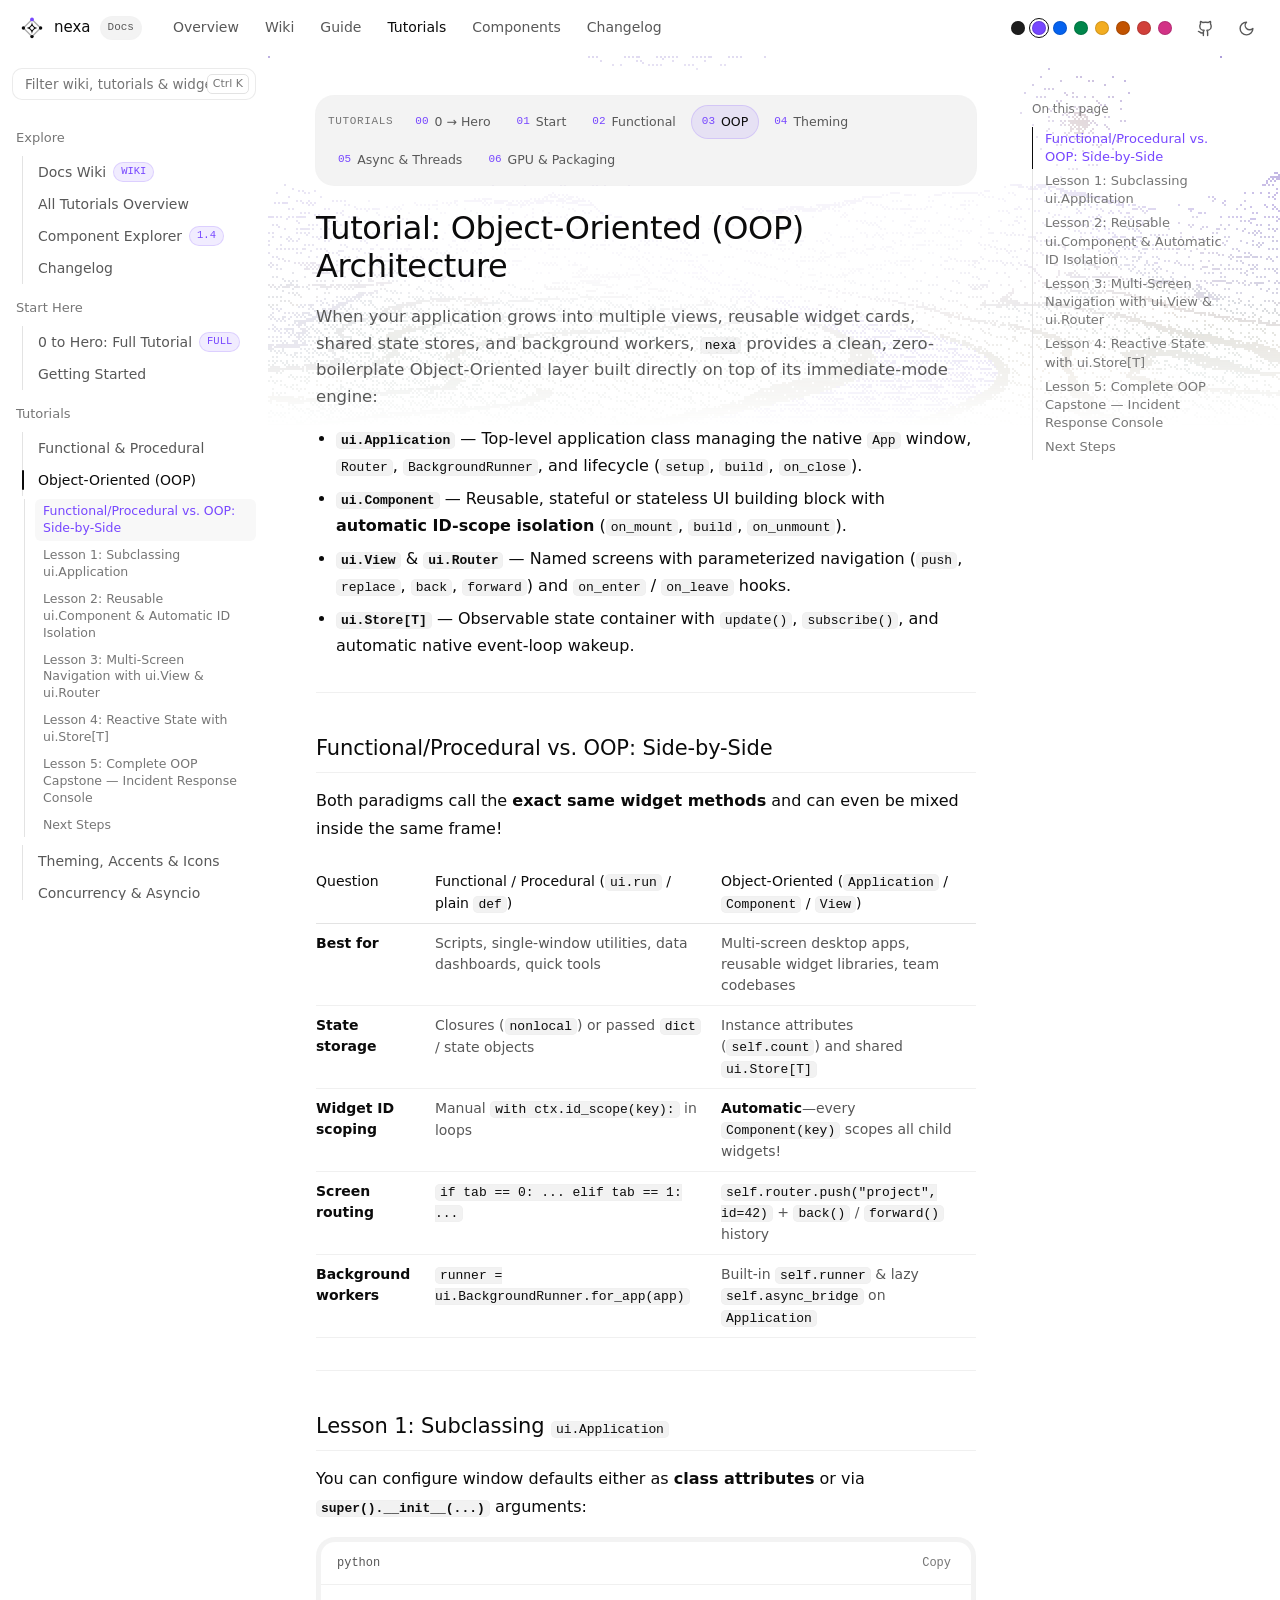
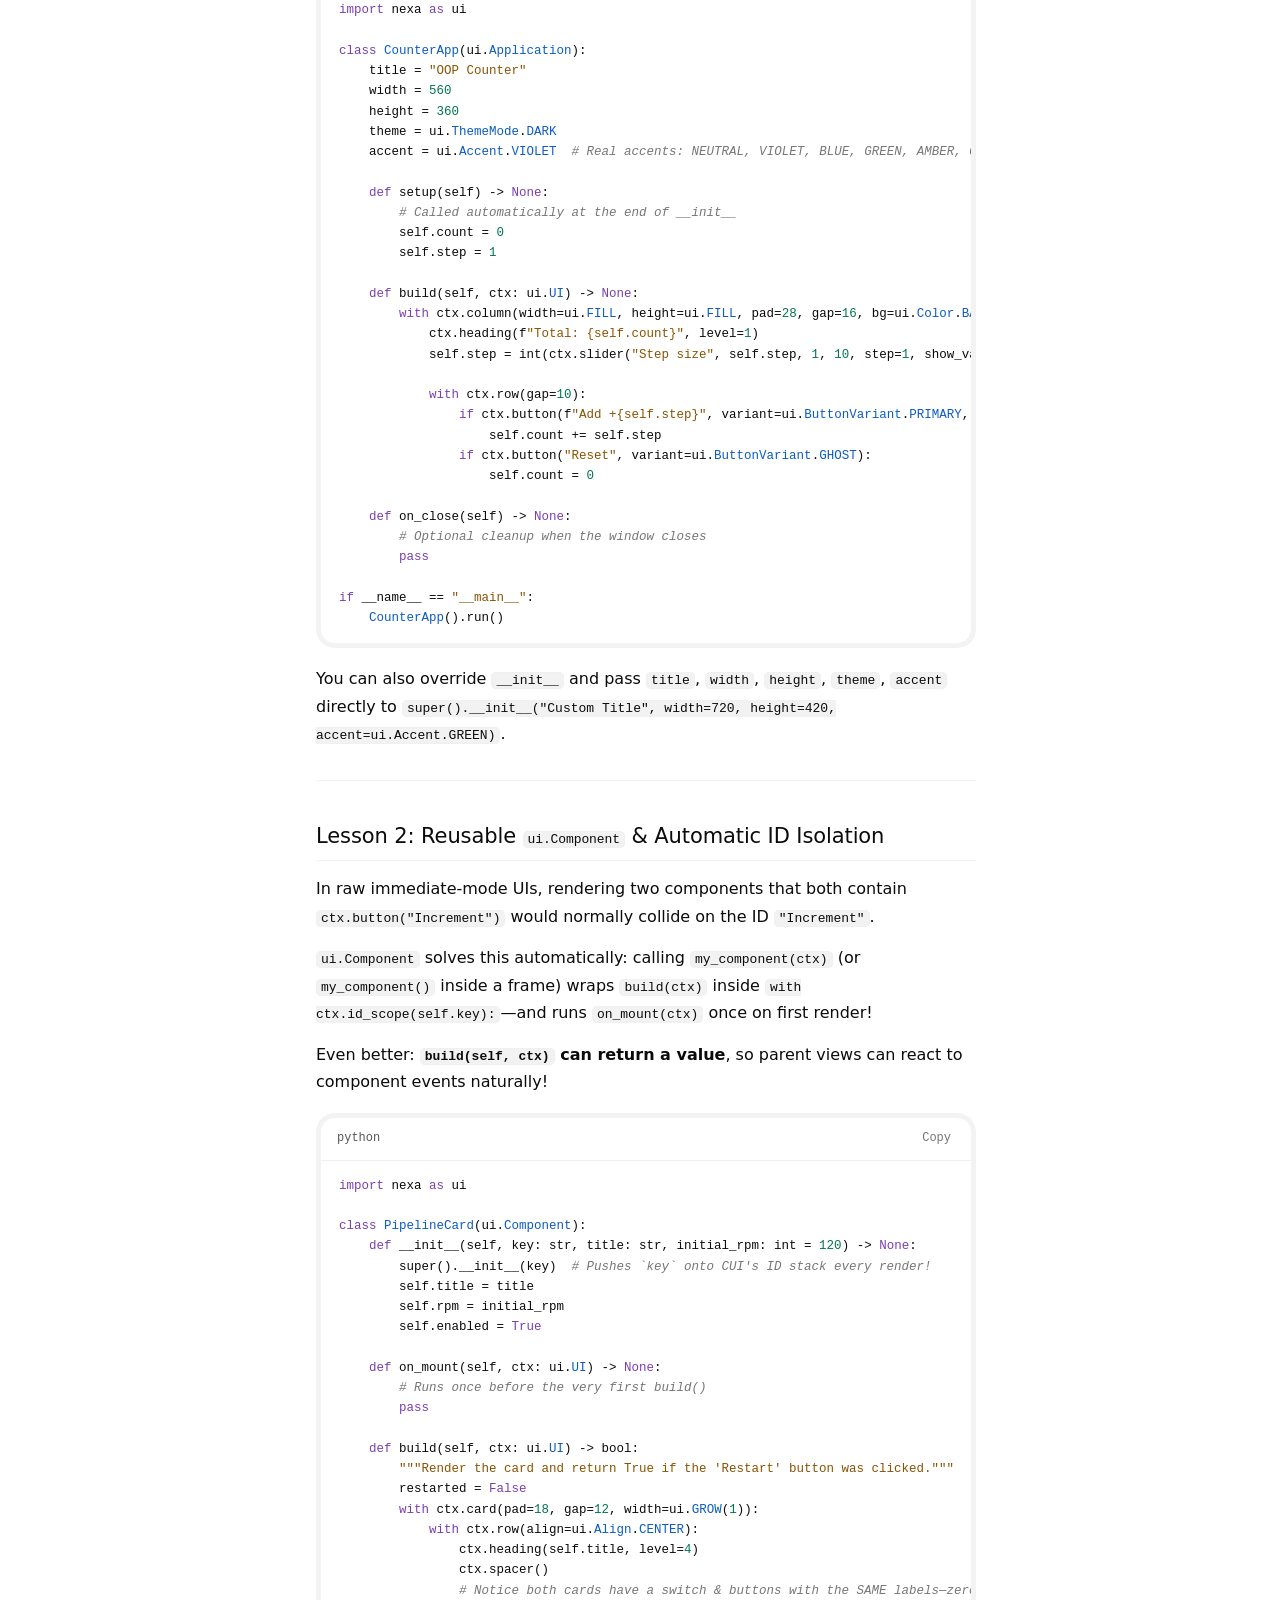
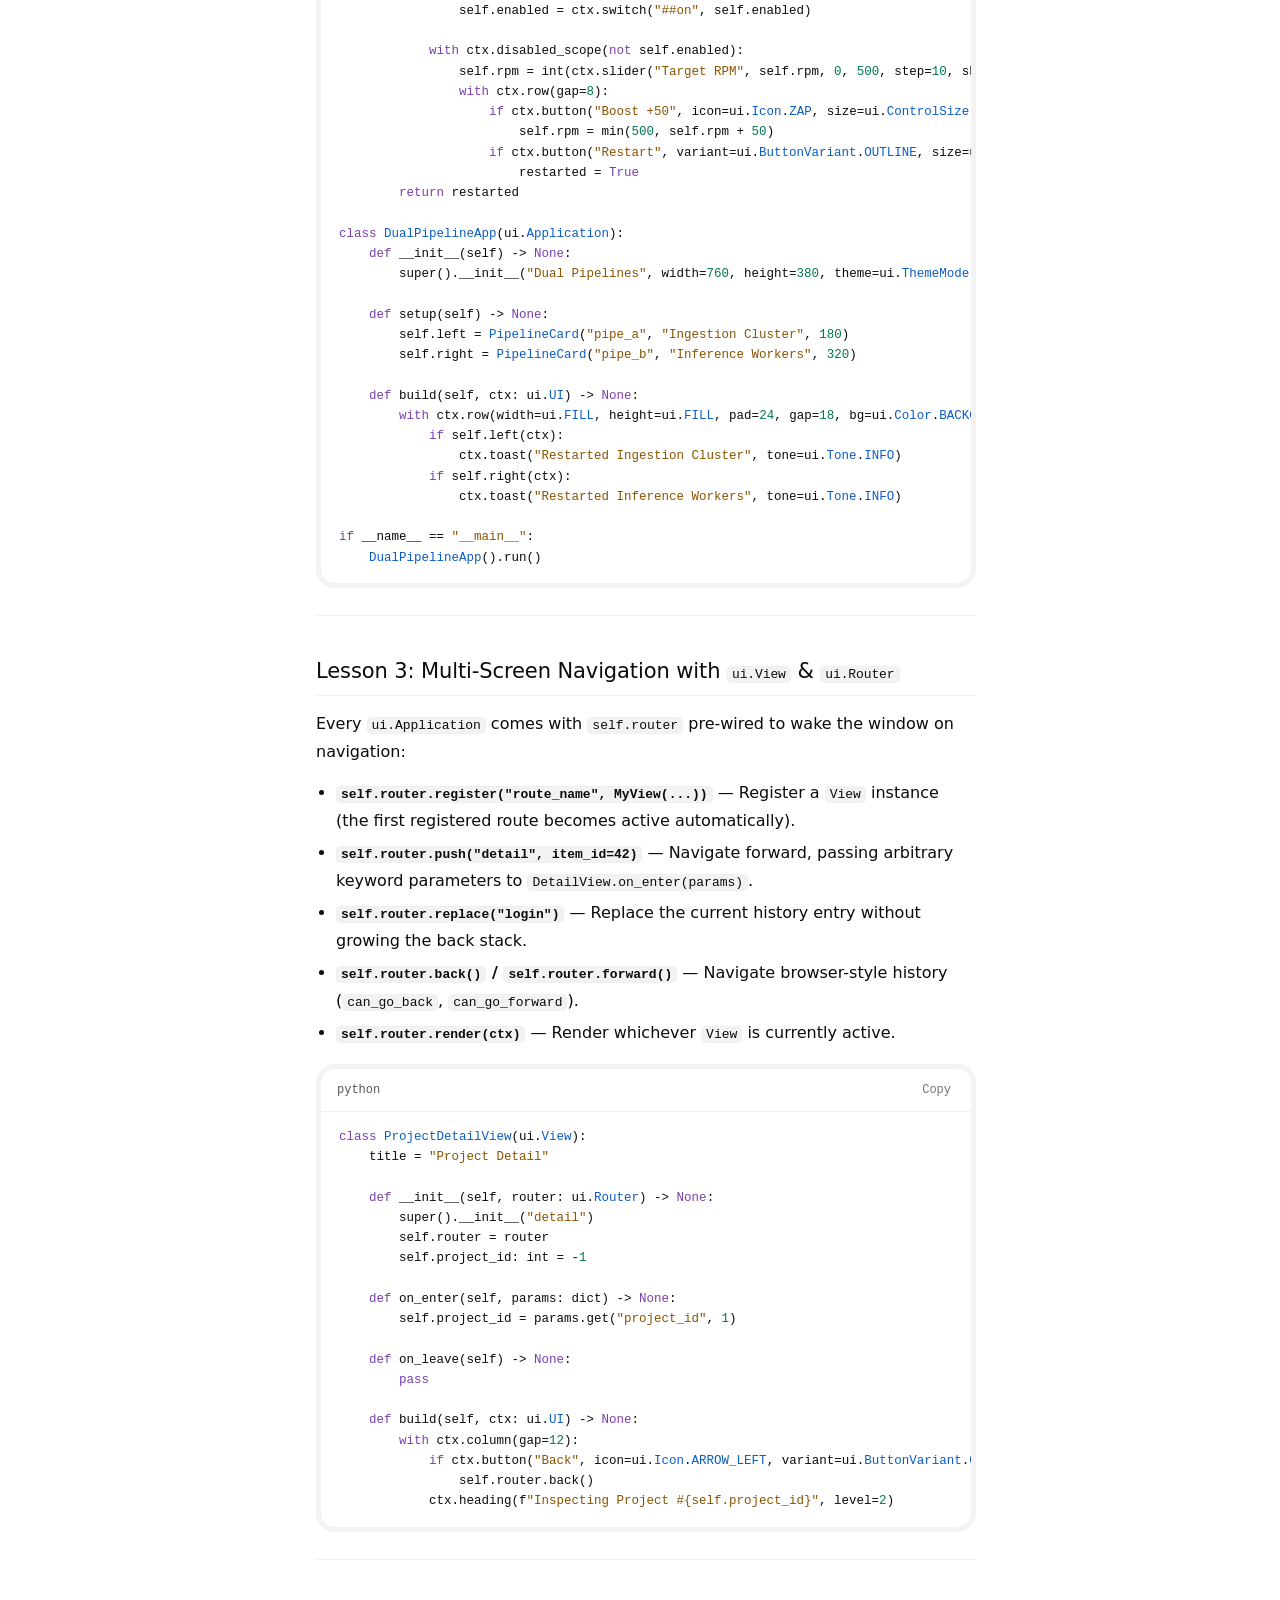
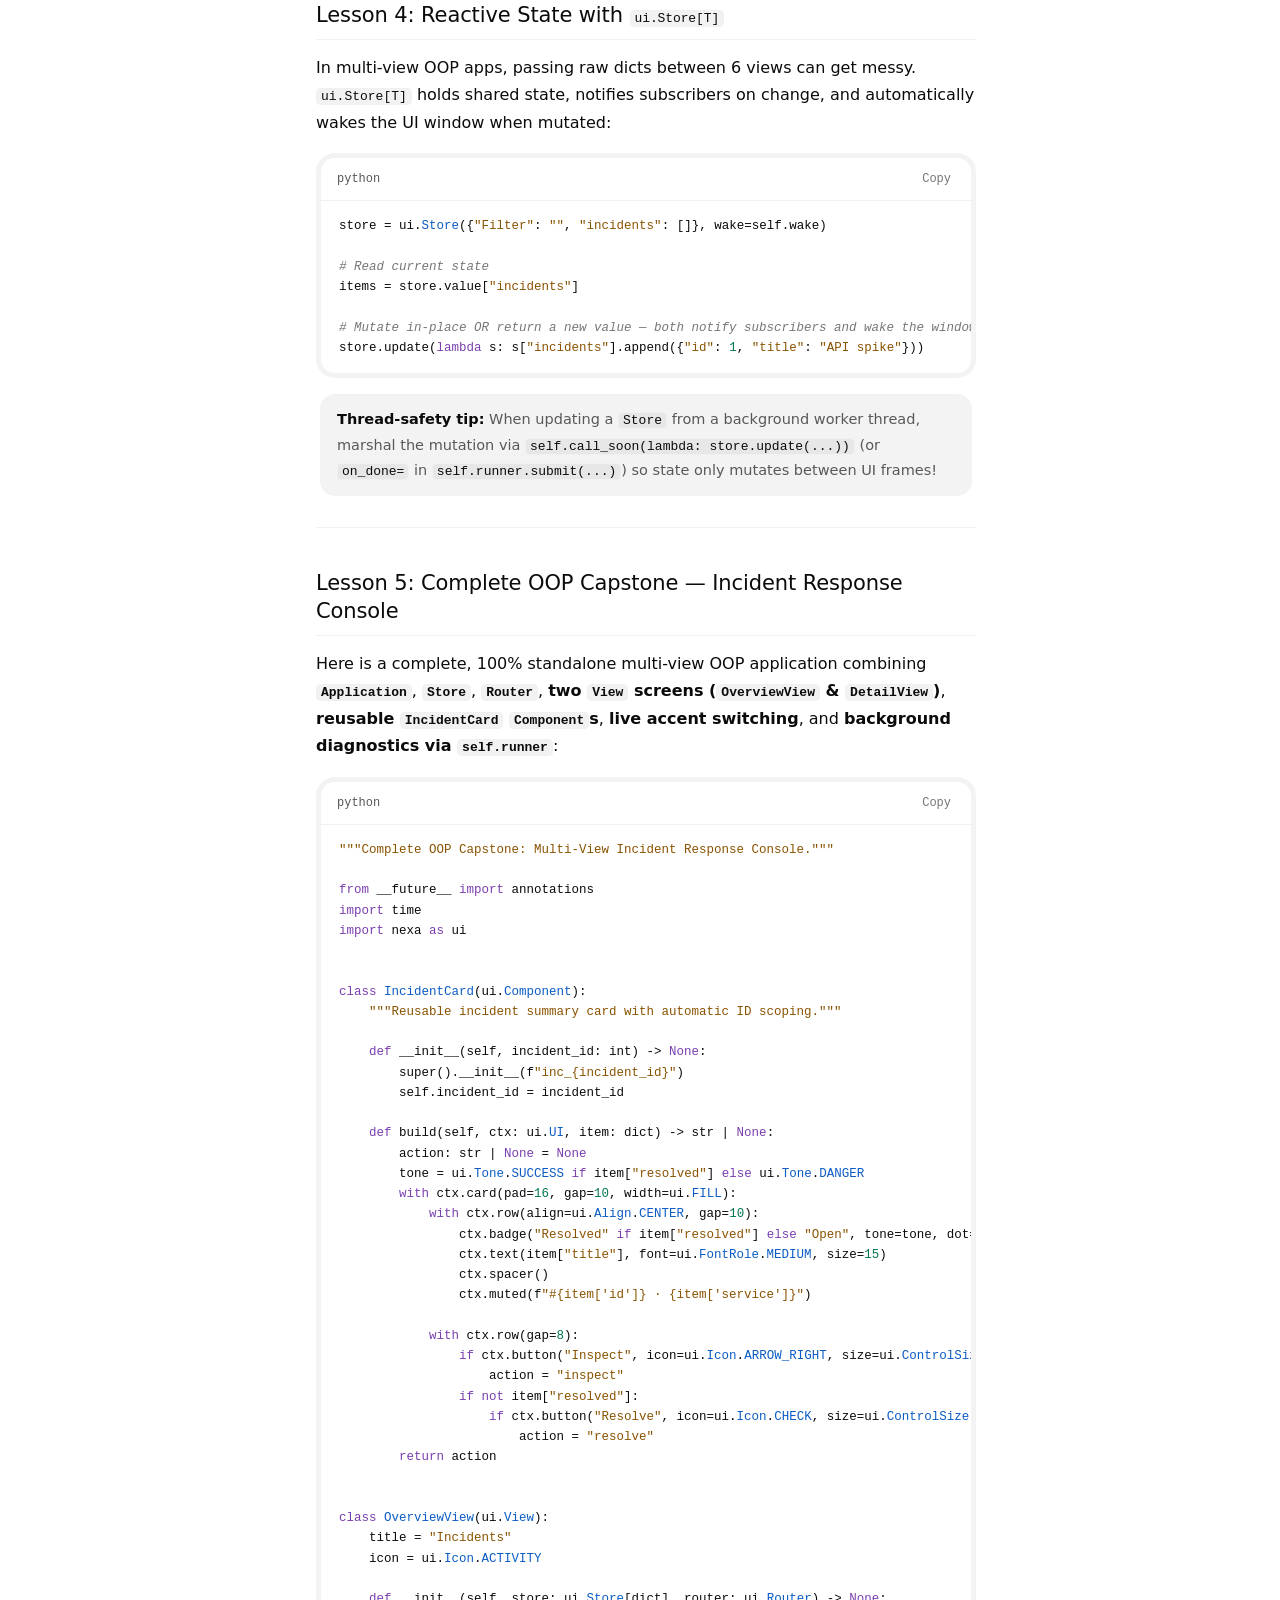
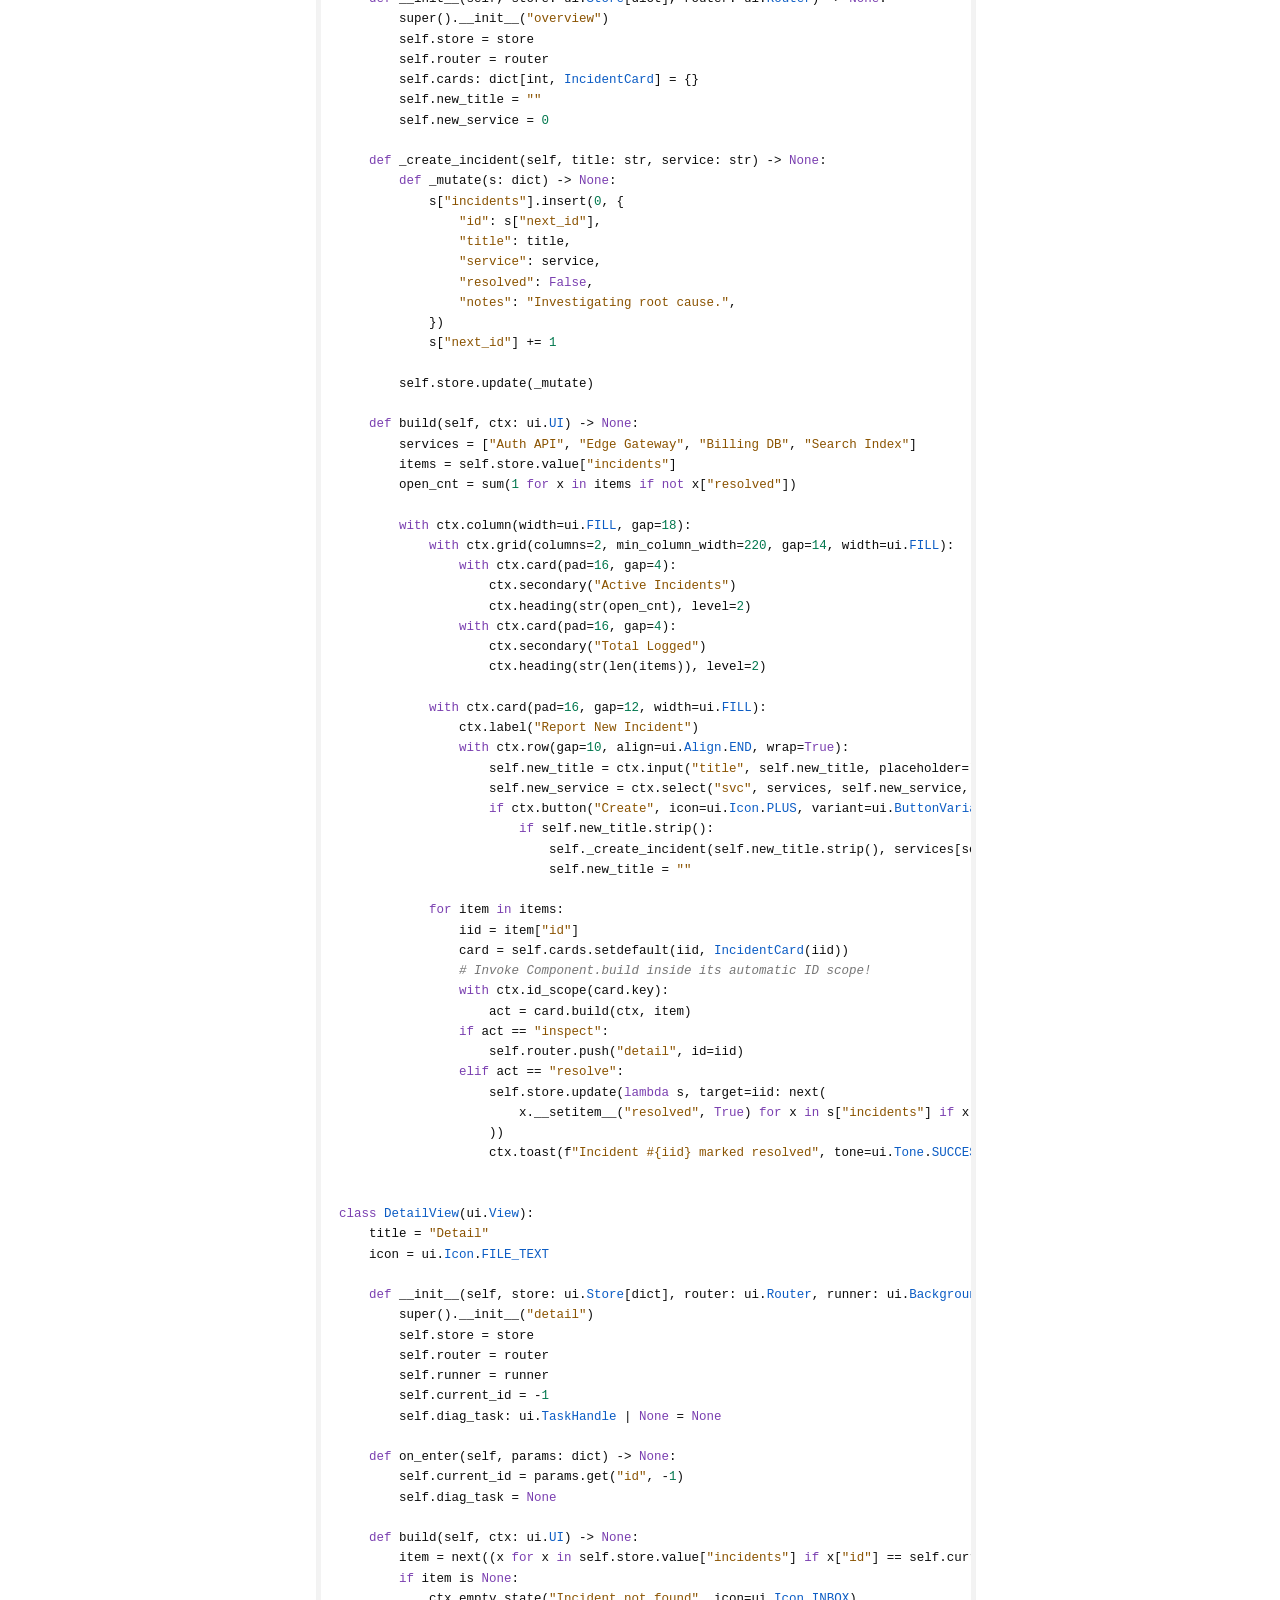
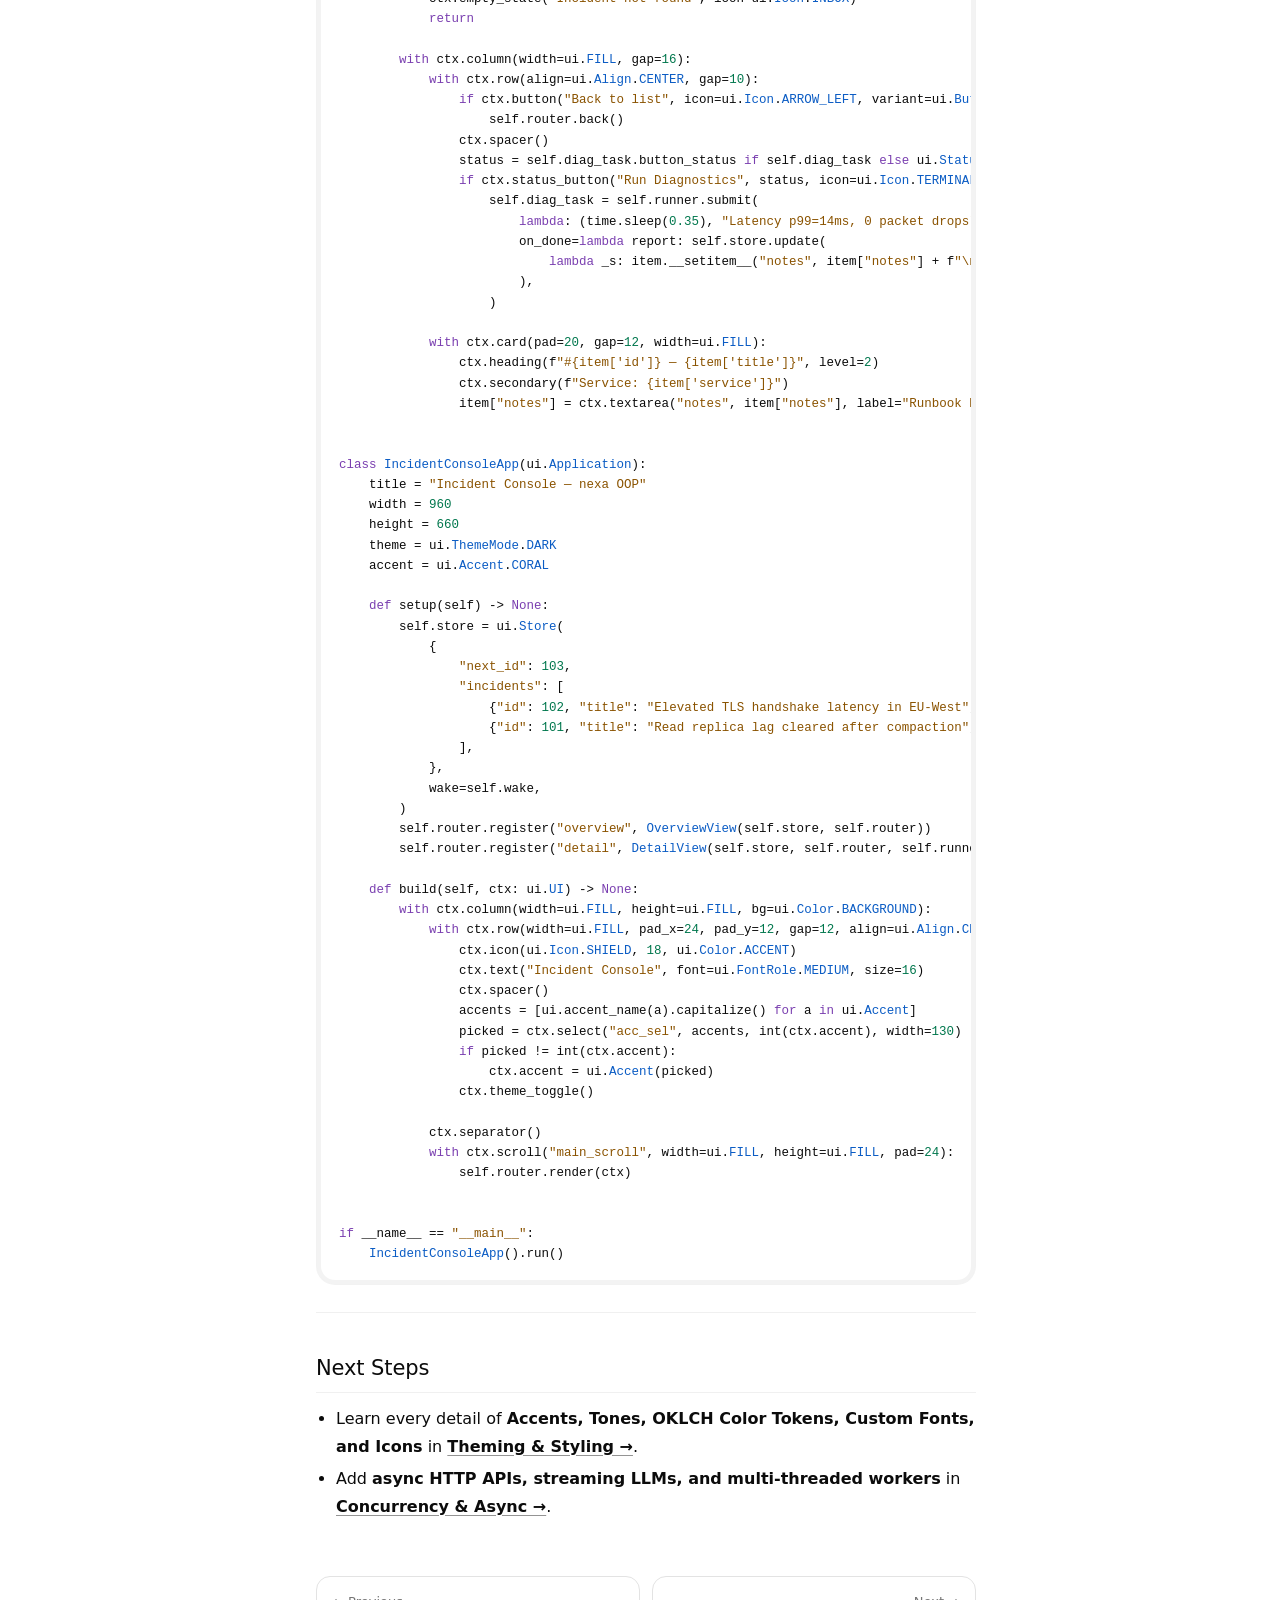
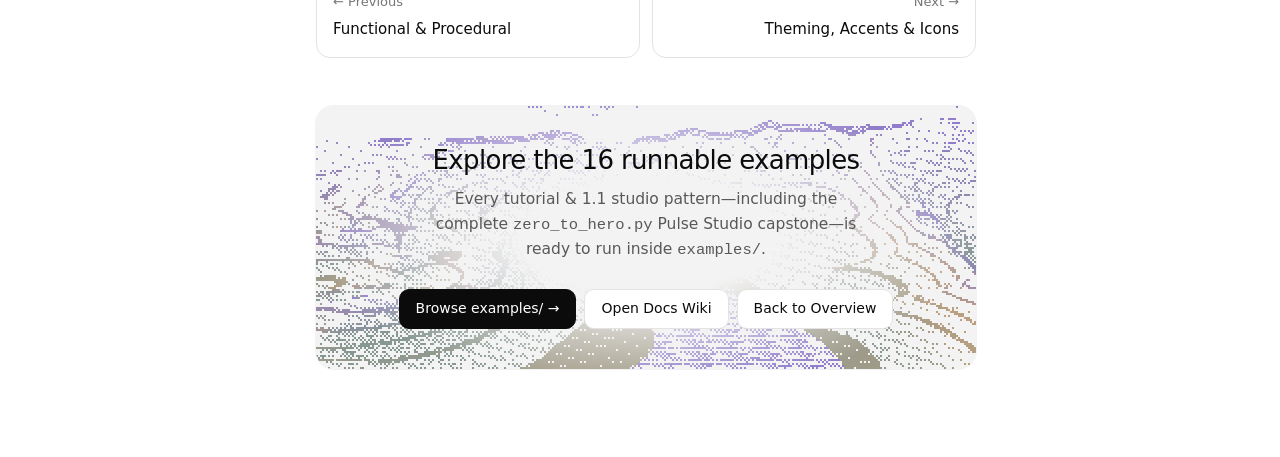
<file: docs/tutorial-oop.html>
<!DOCTYPE html>
<html lang="en" data-theme="light">
<head>
  <meta charset="UTF-8" />
  <meta name="viewport" content="width=device-width, initial-scale=1.0" />
  <title>Object-Oriented (OOP) — nexa Documentation</title>
  <meta name="description" content="Object-Oriented (OOP) — step-by-step guide and runnable Python examples for nexa (nexa-ui)." />
  <link rel="icon" type="image/svg+xml" href="assets/favicon.svg?v=1.2.0" />
  <link rel="stylesheet" href="assets/styles.css?v=1.2.0" />
  <script>
    try {
      const saved = localStorage.getItem("nexa_theme");
      const dark = saved ? saved === "dark" : matchMedia("(prefers-color-scheme: dark)").matches;
      document.documentElement.dataset.theme = dark ? "dark" : "light";
    } catch (e) {}
  </script>
</head>
<body class="guide-mode">
  <!-- Sticky Top Bar with Reading Progress Hairline -->
  <header class="topbar">
    <div class="topbar-inner">
      <a class="brand" href="index.html">
        <svg class="brand-mark-svg" viewBox="0 0 24 24" fill="none" aria-hidden="true" focusable="false">
          <path d="M12 3.4 L20.6 12 L12 20.6 L3.4 12 Z" stroke="currentColor" stroke-opacity="0.34" stroke-width="1.35" stroke-linejoin="round"/>
          <path fill-rule="evenodd" clip-rule="evenodd"
                d="M12 5.2 C12 9.4 14.6 12 18.8 12 C14.6 12 12 14.6 12 18.8 C12 14.6 9.4 12 5.2 12 C9.4 12 12 9.4 12 5.2 Z M12 9.8 L14.2 12 L12 14.2 L9.8 12 Z"
                fill="currentColor"/>
          <circle cx="12" cy="3.4" r="1.9" fill="var(--accent)"/>
          <circle cx="20.6" cy="12" r="1.7" fill="currentColor"/>
          <circle cx="12" cy="20.6" r="1.7" fill="currentColor"/>
          <circle cx="3.4" cy="12" r="1.7" fill="currentColor"/>
        </svg>
        <span>nexa</span>
        <span class="brand-badge">Docs</span>
      </a>
      <nav class="nav-links" aria-label="Primary">
        <a class="nav-link" href="index.html">Overview</a>
        <a class="nav-link" data-nav="wiki" href="wiki.html">Wiki</a>
        <a class="nav-link" data-nav="guide" href="getting-started.html">Guide</a>
        <a class="nav-link active" data-nav="tutorials" href="tutorials.html">Tutorials</a>
        <a class="nav-link" data-nav="components" href="components.html">Components</a>
        <a class="nav-link" data-nav="changelog" href="changelog.html">Changelog</a>
      </nav>
      <div class="topbar-right">
        <div class="accent-strip" id="header-accent-strip" title="Switch live OKLCH accent"></div>
        <a class="icon-btn" href="https://github.com/x017/nexa" target="_blank" rel="noopener" aria-label="Source on GitHub" title="Source on GitHub">
          <svg viewBox="0 0 24 24" fill="none" stroke="currentColor" stroke-width="2" stroke-linecap="round" stroke-linejoin="round"><path d="M15 22v-4a4.8 4.8 0 0 0-1-3.5c3 0 6-2 6-5.5.08-1.25-.27-2.48-1-3.5.28-1.15.28-2.35 0-3.5 0 0-1 0-3 1.5-2.64-.5-5.36-.5-8 0C6 2 5 2 5 2c-.3 1.15-.3 2.35 0 3.5A5.403 5.403 0 0 0 4 9c0 3.5 3 5.5 6 5.5-.39.49-.68 1.05-.85 1.65-.17.6-.22 1.23-.15 1.85v4"/><path d="M9 18c-4.51 2-5-2-7-2"/></svg>
        </a>
        <button class="icon-btn" id="theme-toggle-btn" type="button" aria-label="Switch theme"></button>
      </div>
    </div>
    <div class="read-progress" id="read-progress"></div>
  </header>

  <!-- Documentation Layout Shell -->
  <div class="docs-shell">
    <!-- Left Chapter Navigation + Instant Filter -->
    <aside class="docs-sidebar" aria-label="Documentation chapters">
      <div class="search-box">
        <input id="docs-search-input" type="search" placeholder="Filter wiki, tutorials &amp; widgets…" autocomplete="off" />
        <span class="search-kbd">Ctrl K</span>
      </div>
      <div class="search-results" id="docs-search-results"></div>
      <nav id="docs-sidebar-nav"><div class="sidebar-group-title">Explore</div><a class="sidebar-link" href="wiki.html">Docs Wiki <span class="badge-new">WIKI</span></a><a class="sidebar-link" href="tutorials.html">All Tutorials Overview</a><a class="sidebar-link" href="components.html">Component Explorer <span class="badge-new">1.4</span></a><a class="sidebar-link" href="changelog.html">Changelog</a><div class="sidebar-group-title">Start Here</div><a class="sidebar-link" href="zero-to-hero.html">0 to Hero: Full Tutorial <span class="badge-new">FULL</span></a><a class="sidebar-link" href="getting-started.html">Getting Started</a><div class="sidebar-group-title">Tutorials</div><a class="sidebar-link" href="tutorial-functional.html">Functional &amp; Procedural</a><a class="sidebar-link active" href="tutorial-oop.html">Object-Oriented (OOP)</a><div class="sidebar-sublinks"><a class="sidebar-sublink" href="#functional-procedural-vs-oop-side-by-side" data-anchor="functional-procedural-vs-oop-side-by-side">Functional/Procedural vs. OOP: Side-by-Side</a><a class="sidebar-sublink" href="#lesson-1-subclassing-ui-application" data-anchor="lesson-1-subclassing-ui-application">Lesson 1: Subclassing ui.Application</a><a class="sidebar-sublink" href="#lesson-2-reusable-ui-component-automatic-id-isolation" data-anchor="lesson-2-reusable-ui-component-automatic-id-isolation">Lesson 2: Reusable ui.Component &amp; Automatic ID Isolation</a><a class="sidebar-sublink" href="#lesson-3-multi-screen-navigation-with-ui-view-ui-router" data-anchor="lesson-3-multi-screen-navigation-with-ui-view-ui-router">Lesson 3: Multi-Screen Navigation with ui.View &amp; ui.Router</a><a class="sidebar-sublink" href="#lesson-4-reactive-state-with-ui-store-t" data-anchor="lesson-4-reactive-state-with-ui-store-t">Lesson 4: Reactive State with ui.Store[T]</a><a class="sidebar-sublink" href="#lesson-5-complete-oop-capstone-incident-response-console" data-anchor="lesson-5-complete-oop-capstone-incident-response-console">Lesson 5: Complete OOP Capstone — Incident Response Console</a><a class="sidebar-sublink" href="#next-steps" data-anchor="next-steps">Next Steps</a></div><a class="sidebar-link" href="theming-and-styling.html">Theming, Accents &amp; Icons</a><a class="sidebar-link" href="concurrency-and-async.html">Concurrency &amp; Asyncio</a><a class="sidebar-link" href="advanced-rendering-and-packaging.html">Canvas, GPU &amp; Packaging</a><div class="sidebar-group-title">API Reference</div><a class="sidebar-link" href="components-reference.html">190+ Components Reference</a></nav>
    </aside>

    <!-- Main Content Area with Procedural Topographic Backdrop -->
    <div class="docs-content-grid docs-main-wrap">
      <div class="docs-art" id="docs-hero-art"></div>

      <div class="docs-page-inner">
        <main class="docs-main">
          <article class="prose" id="docs-article">
<div class="tutorial-track" aria-label="Tutorial curriculum"><span class="tutorial-track-label">Tutorials</span><a class="track-step" href="zero-to-hero.html"><span class="track-step-num">00</span><span>0 → Hero</span></a><a class="track-step" href="getting-started.html"><span class="track-step-num">01</span><span>Start</span></a><a class="track-step" href="tutorial-functional.html"><span class="track-step-num">02</span><span>Functional</span></a><a class="track-step active" href="tutorial-oop.html"><span class="track-step-num">03</span><span>OOP</span></a><a class="track-step" href="theming-and-styling.html"><span class="track-step-num">04</span><span>Theming</span></a><a class="track-step" href="concurrency-and-async.html"><span class="track-step-num">05</span><span>Async &amp; Threads</span></a><a class="track-step" href="advanced-rendering-and-packaging.html"><span class="track-step-num">06</span><span>GPU &amp; Packaging</span></a></div><h1 id="tutorial-object-oriented-oop-architecture">Tutorial: Object-Oriented (OOP) Architecture</h1>
<p>When your application grows into multiple views, reusable widget cards, shared state stores, and background workers, <code>nexa</code> provides a clean, zero-boilerplate Object-Oriented layer built directly on top of its immediate-mode engine:</p>
<ul><li><strong><code>ui.Application</code></strong> — Top-level application class managing the native <code>App</code> window, <code>Router</code>, <code>BackgroundRunner</code>, and lifecycle (<code>setup</code>, <code>build</code>, <code>on_close</code>).</li><li><strong><code>ui.Component</code></strong> — Reusable, stateful or stateless UI building block with <strong>automatic ID-scope isolation</strong> (<code>on_mount</code>, <code>build</code>, <code>on_unmount</code>).</li><li><strong><code>ui.View</code></strong> &amp; <strong><code>ui.Router</code></strong> — Named screens with parameterized navigation (<code>push</code>, <code>replace</code>, <code>back</code>, <code>forward</code>) and <code>on_enter</code> / <code>on_leave</code> hooks.</li><li><strong><code>ui.Store[T]</code></strong> — Observable state container with <code>update()</code>, <code>subscribe()</code>, and automatic native event-loop wakeup.</li></ul>
<hr />
<h2 id="functional-procedural-vs-oop-side-by-side">Functional/Procedural vs. OOP: Side-by-Side</h2>
<p>Both paradigms call the <strong>exact same widget methods</strong> and can even be mixed inside the same frame!</p>
<table><thead><tr><th>Question</th><th>Functional / Procedural (<code>ui.run</code> / plain <code>def</code>)</th><th>Object-Oriented (<code>Application</code> / <code>Component</code> / <code>View</code>)</th></tr></thead><tbody><tr><td><strong>Best for</strong></td><td>Scripts, single-window utilities, data dashboards, quick tools</td><td>Multi-screen desktop apps, reusable widget libraries, team codebases</td></tr><tr><td><strong>State storage</strong></td><td>Closures (<code>nonlocal</code>) or passed <code>dict</code> / state objects</td><td>Instance attributes (<code>self.count</code>) and shared <code>ui.Store[T]</code></td></tr><tr><td><strong>Widget ID scoping</strong></td><td>Manual <code>with ctx.id_scope(key):</code> in loops</td><td><strong>Automatic</strong>—every <code>Component(key)</code> scopes all child widgets!</td></tr><tr><td><strong>Screen routing</strong></td><td><code>if tab == 0: ... elif tab == 1: ...</code></td><td><code>self.router.push(&quot;project&quot;, id=42)</code> + <code>back()</code> / <code>forward()</code> history</td></tr><tr><td><strong>Background workers</strong></td><td><code>runner = ui.BackgroundRunner.for_app(app)</code></td><td>Built-in <code>self.runner</code> &amp; lazy <code>self.async_bridge</code> on <code>Application</code></td></tr></tbody></table>
<hr />
<h2 id="lesson-1-subclassing-ui-application">Lesson 1: Subclassing <code>ui.Application</code></h2>
<p>You can configure window defaults either as <strong>class attributes</strong> or via <strong><code>super().__init__(...)</code></strong> arguments:</p>
<div class="code-panel"><div class="code-header"><span>python</span><button class="copy-mini" data-copy-code="1" type="button">Copy</button></div><pre><code><span class="tok-kw">import</span> nexa <span class="tok-kw">as</span> ui

<span class="tok-kw">class</span> <span class="tok-cls">CounterApp</span>(ui.<span class="tok-cls">Application</span>):
    title = <span class="tok-str">&quot;OOP Counter&quot;</span>
    width = <span class="tok-num">560</span>
    height = <span class="tok-num">360</span>
    theme = ui.<span class="tok-cls">ThemeMode</span>.<span class="tok-cls">DARK</span>
    accent = ui.<span class="tok-cls">Accent</span>.<span class="tok-cls">VIOLET</span>  <span class="tok-com"># Real accents: NEUTRAL, VIOLET, BLUE, GREEN, AMBER, ORANGE, CORAL, ROSE</span>

    <span class="tok-kw">def</span> setup(self) -&gt; <span class="tok-kw">None</span>:
        <span class="tok-com"># Called automatically at the end of __init__</span>
        self.count = <span class="tok-num">0</span>
        self.step = <span class="tok-num">1</span>

    <span class="tok-kw">def</span> build(self, ctx: ui.<span class="tok-cls">UI</span>) -&gt; <span class="tok-kw">None</span>:
        <span class="tok-kw">with</span> ctx.column(width=ui.<span class="tok-cls">FILL</span>, height=ui.<span class="tok-cls">FILL</span>, pad=<span class="tok-num">28</span>, gap=<span class="tok-num">16</span>, bg=ui.<span class="tok-cls">Color</span>.<span class="tok-cls">BACKGROUND</span>):
            ctx.heading(f<span class="tok-str">&quot;Total: {self.count}&quot;</span>, level=<span class="tok-num">1</span>)
            self.step = int(ctx.slider(<span class="tok-str">&quot;Step size&quot;</span>, self.step, <span class="tok-num">1</span>, <span class="tok-num">10</span>, step=<span class="tok-num">1</span>, show_value=<span class="tok-kw">True</span>, format=<span class="tok-str">&quot;%.0f&quot;</span>))

            <span class="tok-kw">with</span> ctx.row(gap=<span class="tok-num">10</span>):
                <span class="tok-kw">if</span> ctx.button(f<span class="tok-str">&quot;Add +{self.step}&quot;</span>, variant=ui.<span class="tok-cls">ButtonVariant</span>.<span class="tok-cls">PRIMARY</span>, icon=ui.<span class="tok-cls">Icon</span>.<span class="tok-cls">PLUS</span>):
                    self.count += self.step
                <span class="tok-kw">if</span> ctx.button(<span class="tok-str">&quot;Reset&quot;</span>, variant=ui.<span class="tok-cls">ButtonVariant</span>.<span class="tok-cls">GHOST</span>):
                    self.count = <span class="tok-num">0</span>

    <span class="tok-kw">def</span> on_close(self) -&gt; <span class="tok-kw">None</span>:
        <span class="tok-com"># Optional cleanup when the window closes</span>
        <span class="tok-kw">pass</span>

<span class="tok-kw">if</span> __name__ == <span class="tok-str">&quot;__main__&quot;</span>:
    <span class="tok-cls">CounterApp</span>().run()</code></pre></div>
<p>You can also override <code>__init__</code> and pass <code>title</code>, <code>width</code>, <code>height</code>, <code>theme</code>, <code>accent</code> directly to <code>super().__init__(&quot;Custom Title&quot;, width=720, height=420, accent=ui.Accent.GREEN)</code>.</p>
<hr />
<h2 id="lesson-2-reusable-ui-component-automatic-id-isolation">Lesson 2: Reusable <code>ui.Component</code> &amp; Automatic ID Isolation</h2>
<p>In raw immediate-mode UIs, rendering two components that both contain <code>ctx.button(&quot;Increment&quot;)</code> would normally collide on the ID <code>&quot;Increment&quot;</code>.</p>
<p><code>ui.Component</code> solves this automatically: calling <code>my_component(ctx)</code> (or <code>my_component()</code> inside a frame) wraps <code>build(ctx)</code> inside <code>with ctx.id_scope(self.key):</code>—and runs <code>on_mount(ctx)</code> once on first render!</p>
<p>Even better: <strong><code>build(self, ctx)</code> can return a value</strong>, so parent views can react to component events naturally!</p>
<div class="code-panel"><div class="code-header"><span>python</span><button class="copy-mini" data-copy-code="1" type="button">Copy</button></div><pre><code><span class="tok-kw">import</span> nexa <span class="tok-kw">as</span> ui

<span class="tok-kw">class</span> <span class="tok-cls">PipelineCard</span>(ui.<span class="tok-cls">Component</span>):
    <span class="tok-kw">def</span> __init__(self, key: str, title: str, initial_rpm: int = <span class="tok-num">120</span>) -&gt; <span class="tok-kw">None</span>:
        super().__init__(key)  <span class="tok-com"># Pushes `key` onto CUI&#x27;s ID stack every render!</span>
        self.title = title
        self.rpm = initial_rpm
        self.enabled = <span class="tok-kw">True</span>

    <span class="tok-kw">def</span> on_mount(self, ctx: ui.<span class="tok-cls">UI</span>) -&gt; <span class="tok-kw">None</span>:
        <span class="tok-com"># Runs once before the very first build()</span>
        <span class="tok-kw">pass</span>

    <span class="tok-kw">def</span> build(self, ctx: ui.<span class="tok-cls">UI</span>) -&gt; bool:
        <span class="tok-str">&quot;&quot;&quot;Render the card and return True if the &#x27;Restart&#x27; button was clicked.&quot;&quot;&quot;</span>
        restarted = <span class="tok-kw">False</span>
        <span class="tok-kw">with</span> ctx.card(pad=<span class="tok-num">18</span>, gap=<span class="tok-num">12</span>, width=ui.<span class="tok-cls">GROW</span>(<span class="tok-num">1</span>)):
            <span class="tok-kw">with</span> ctx.row(align=ui.<span class="tok-cls">Align</span>.<span class="tok-cls">CENTER</span>):
                ctx.heading(self.title, level=<span class="tok-num">4</span>)
                ctx.spacer()
                <span class="tok-com"># Notice both cards have a switch &amp; buttons with the SAME labels—zero collision!</span>
                self.enabled = ctx.switch(<span class="tok-str">&quot;##on&quot;</span>, self.enabled)

            <span class="tok-kw">with</span> ctx.disabled_scope(<span class="tok-kw">not</span> self.enabled):
                self.rpm = int(ctx.slider(<span class="tok-str">&quot;Target RPM&quot;</span>, self.rpm, <span class="tok-num">0</span>, <span class="tok-num">500</span>, step=<span class="tok-num">10</span>, show_value=<span class="tok-kw">True</span>, format=<span class="tok-str">&quot;%.0f&quot;</span>))
                <span class="tok-kw">with</span> ctx.row(gap=<span class="tok-num">8</span>):
                    <span class="tok-kw">if</span> ctx.button(<span class="tok-str">&quot;Boost +50&quot;</span>, icon=ui.<span class="tok-cls">Icon</span>.<span class="tok-cls">ZAP</span>, size=ui.<span class="tok-cls">ControlSize</span>.<span class="tok-cls">SM</span>):
                        self.rpm = min(<span class="tok-num">500</span>, self.rpm + <span class="tok-num">50</span>)
                    <span class="tok-kw">if</span> ctx.button(<span class="tok-str">&quot;Restart&quot;</span>, variant=ui.<span class="tok-cls">ButtonVariant</span>.<span class="tok-cls">OUTLINE</span>, size=ui.<span class="tok-cls">ControlSize</span>.<span class="tok-cls">SM</span>):
                        restarted = <span class="tok-kw">True</span>
        <span class="tok-kw">return</span> restarted

<span class="tok-kw">class</span> <span class="tok-cls">DualPipelineApp</span>(ui.<span class="tok-cls">Application</span>):
    <span class="tok-kw">def</span> __init__(self) -&gt; <span class="tok-kw">None</span>:
        super().__init__(<span class="tok-str">&quot;Dual Pipelines&quot;</span>, width=<span class="tok-num">760</span>, height=<span class="tok-num">380</span>, theme=ui.<span class="tok-cls">ThemeMode</span>.<span class="tok-cls">DARK</span>, accent=ui.<span class="tok-cls">Accent</span>.<span class="tok-cls">GREEN</span>)

    <span class="tok-kw">def</span> setup(self) -&gt; <span class="tok-kw">None</span>:
        self.left = <span class="tok-cls">PipelineCard</span>(<span class="tok-str">&quot;pipe_a&quot;</span>, <span class="tok-str">&quot;Ingestion Cluster&quot;</span>, <span class="tok-num">180</span>)
        self.right = <span class="tok-cls">PipelineCard</span>(<span class="tok-str">&quot;pipe_b&quot;</span>, <span class="tok-str">&quot;Inference Workers&quot;</span>, <span class="tok-num">320</span>)

    <span class="tok-kw">def</span> build(self, ctx: ui.<span class="tok-cls">UI</span>) -&gt; <span class="tok-kw">None</span>:
        <span class="tok-kw">with</span> ctx.row(width=ui.<span class="tok-cls">FILL</span>, height=ui.<span class="tok-cls">FILL</span>, pad=<span class="tok-num">24</span>, gap=<span class="tok-num">18</span>, bg=ui.<span class="tok-cls">Color</span>.<span class="tok-cls">BACKGROUND</span>):
            <span class="tok-kw">if</span> self.left(ctx):
                ctx.toast(<span class="tok-str">&quot;Restarted Ingestion Cluster&quot;</span>, tone=ui.<span class="tok-cls">Tone</span>.<span class="tok-cls">INFO</span>)
            <span class="tok-kw">if</span> self.right(ctx):
                ctx.toast(<span class="tok-str">&quot;Restarted Inference Workers&quot;</span>, tone=ui.<span class="tok-cls">Tone</span>.<span class="tok-cls">INFO</span>)

<span class="tok-kw">if</span> __name__ == <span class="tok-str">&quot;__main__&quot;</span>:
    <span class="tok-cls">DualPipelineApp</span>().run()</code></pre></div>
<hr />
<h2 id="lesson-3-multi-screen-navigation-with-ui-view-ui-router">Lesson 3: Multi-Screen Navigation with <code>ui.View</code> &amp; <code>ui.Router</code></h2>
<p>Every <code>ui.Application</code> comes with <code>self.router</code> pre-wired to wake the window on navigation:</p>
<ul><li><strong><code>self.router.register(&quot;route_name&quot;, MyView(...))</code></strong> — Register a <code>View</code> instance (the first registered route becomes active automatically).</li><li><strong><code>self.router.push(&quot;detail&quot;, item_id=42)</code></strong> — Navigate forward, passing arbitrary keyword parameters to <code>DetailView.on_enter(params)</code>.</li><li><strong><code>self.router.replace(&quot;login&quot;)</code></strong> — Replace the current history entry without growing the back stack.</li><li><strong><code>self.router.back()</code> / <code>self.router.forward()</code></strong> — Navigate browser-style history (<code>can_go_back</code>, <code>can_go_forward</code>).</li><li><strong><code>self.router.render(ctx)</code></strong> — Render whichever <code>View</code> is currently active.</li></ul>
<div class="code-panel"><div class="code-header"><span>python</span><button class="copy-mini" data-copy-code="1" type="button">Copy</button></div><pre><code><span class="tok-kw">class</span> <span class="tok-cls">ProjectDetailView</span>(ui.<span class="tok-cls">View</span>):
    title = <span class="tok-str">&quot;Project Detail&quot;</span>

    <span class="tok-kw">def</span> __init__(self, router: ui.<span class="tok-cls">Router</span>) -&gt; <span class="tok-kw">None</span>:
        super().__init__(<span class="tok-str">&quot;detail&quot;</span>)
        self.router = router
        self.project_id: int = -<span class="tok-num">1</span>

    <span class="tok-kw">def</span> on_enter(self, params: dict) -&gt; <span class="tok-kw">None</span>:
        self.project_id = params.get(<span class="tok-str">&quot;project_id&quot;</span>, <span class="tok-num">1</span>)

    <span class="tok-kw">def</span> on_leave(self) -&gt; <span class="tok-kw">None</span>:
        <span class="tok-kw">pass</span>

    <span class="tok-kw">def</span> build(self, ctx: ui.<span class="tok-cls">UI</span>) -&gt; <span class="tok-kw">None</span>:
        <span class="tok-kw">with</span> ctx.column(gap=<span class="tok-num">12</span>):
            <span class="tok-kw">if</span> ctx.button(<span class="tok-str">&quot;Back&quot;</span>, icon=ui.<span class="tok-cls">Icon</span>.<span class="tok-cls">ARROW_LEFT</span>, variant=ui.<span class="tok-cls">ButtonVariant</span>.<span class="tok-cls">GHOST</span>):
                self.router.back()
            ctx.heading(f<span class="tok-str">&quot;Inspecting Project #{self.project_id}&quot;</span>, level=<span class="tok-num">2</span>)</code></pre></div>
<hr />
<h2 id="lesson-4-reactive-state-with-ui-store-t">Lesson 4: Reactive State with <code>ui.Store[T]</code></h2>
<p>In multi-view OOP apps, passing raw dicts between 6 views can get messy. <code>ui.Store[T]</code> holds shared state, notifies subscribers on change, and automatically wakes the UI window when mutated:</p>
<div class="code-panel"><div class="code-header"><span>python</span><button class="copy-mini" data-copy-code="1" type="button">Copy</button></div><pre><code>store = ui.<span class="tok-cls">Store</span>({<span class="tok-str">&quot;Filter&quot;</span>: <span class="tok-str">&quot;&quot;</span>, <span class="tok-str">&quot;incidents&quot;</span>: []}, wake=self.wake)

<span class="tok-com"># Read current state</span>
items = store.value[<span class="tok-str">&quot;incidents&quot;</span>]

<span class="tok-com"># Mutate in-place OR return a new value — both notify subscribers and wake the window!</span>
store.update(<span class="tok-kw">lambda</span> s: s[<span class="tok-str">&quot;incidents&quot;</span>].append({<span class="tok-str">&quot;id&quot;</span>: <span class="tok-num">1</span>, <span class="tok-str">&quot;title&quot;</span>: <span class="tok-str">&quot;API spike&quot;</span>}))</code></pre></div>
<blockquote><p><strong>Thread-safety tip:</strong> When updating a <code>Store</code> from a background worker thread, marshal the mutation via <code>self.call_soon(lambda: store.update(...))</code> (or <code>on_done=</code> in <code>self.runner.submit(...)</code>) so state only mutates between UI frames!</p></blockquote>
<hr />
<h2 id="lesson-5-complete-oop-capstone-incident-response-console">Lesson 5: Complete OOP Capstone — Incident Response Console</h2>
<p>Here is a complete, 100% standalone multi-view OOP application combining <strong><code>Application</code></strong>, <strong><code>Store</code></strong>, <strong><code>Router</code></strong>, <strong>two <code>View</code> screens (<code>OverviewView</code> &amp; <code>DetailView</code>)</strong>, <strong>reusable <code>IncidentCard</code> <code>Component</code>s</strong>, <strong>live accent switching</strong>, and <strong>background diagnostics via <code>self.runner</code></strong>:</p>
<div class="code-panel"><div class="code-header"><span>python</span><button class="copy-mini" data-copy-code="1" type="button">Copy</button></div><pre><code><span class="tok-str">&quot;&quot;&quot;Complete OOP Capstone: Multi-View Incident Response Console.&quot;&quot;&quot;</span>

<span class="tok-kw">from</span> __future__ <span class="tok-kw">import</span> annotations
<span class="tok-kw">import</span> time
<span class="tok-kw">import</span> nexa <span class="tok-kw">as</span> ui


<span class="tok-kw">class</span> <span class="tok-cls">IncidentCard</span>(ui.<span class="tok-cls">Component</span>):
    <span class="tok-str">&quot;&quot;&quot;Reusable incident summary card with automatic ID scoping.&quot;&quot;&quot;</span>

    <span class="tok-kw">def</span> __init__(self, incident_id: int) -&gt; <span class="tok-kw">None</span>:
        super().__init__(f<span class="tok-str">&quot;inc_{incident_id}&quot;</span>)
        self.incident_id = incident_id

    <span class="tok-kw">def</span> build(self, ctx: ui.<span class="tok-cls">UI</span>, item: dict) -&gt; str | <span class="tok-kw">None</span>:
        action: str | <span class="tok-kw">None</span> = <span class="tok-kw">None</span>
        tone = ui.<span class="tok-cls">Tone</span>.<span class="tok-cls">SUCCESS</span> <span class="tok-kw">if</span> item[<span class="tok-str">&quot;resolved&quot;</span>] <span class="tok-kw">else</span> ui.<span class="tok-cls">Tone</span>.<span class="tok-cls">DANGER</span>
        <span class="tok-kw">with</span> ctx.card(pad=<span class="tok-num">16</span>, gap=<span class="tok-num">10</span>, width=ui.<span class="tok-cls">FILL</span>):
            <span class="tok-kw">with</span> ctx.row(align=ui.<span class="tok-cls">Align</span>.<span class="tok-cls">CENTER</span>, gap=<span class="tok-num">10</span>):
                ctx.badge(<span class="tok-str">&quot;Resolved&quot;</span> <span class="tok-kw">if</span> item[<span class="tok-str">&quot;resolved&quot;</span>] <span class="tok-kw">else</span> <span class="tok-str">&quot;Open&quot;</span>, tone=tone, dot=<span class="tok-kw">True</span>)
                ctx.text(item[<span class="tok-str">&quot;title&quot;</span>], font=ui.<span class="tok-cls">FontRole</span>.<span class="tok-cls">MEDIUM</span>, size=<span class="tok-num">15</span>)
                ctx.spacer()
                ctx.muted(f<span class="tok-str">&quot;#{item[&#x27;id&#x27;]} · {item[&#x27;service&#x27;]}&quot;</span>)

            <span class="tok-kw">with</span> ctx.row(gap=<span class="tok-num">8</span>):
                <span class="tok-kw">if</span> ctx.button(<span class="tok-str">&quot;Inspect&quot;</span>, icon=ui.<span class="tok-cls">Icon</span>.<span class="tok-cls">ARROW_RIGHT</span>, size=ui.<span class="tok-cls">ControlSize</span>.<span class="tok-cls">SM</span>):
                    action = <span class="tok-str">&quot;inspect&quot;</span>
                <span class="tok-kw">if</span> <span class="tok-kw">not</span> item[<span class="tok-str">&quot;resolved&quot;</span>]:
                    <span class="tok-kw">if</span> ctx.button(<span class="tok-str">&quot;Resolve&quot;</span>, icon=ui.<span class="tok-cls">Icon</span>.<span class="tok-cls">CHECK</span>, size=ui.<span class="tok-cls">ControlSize</span>.<span class="tok-cls">SM</span>, variant=ui.<span class="tok-cls">ButtonVariant</span>.<span class="tok-cls">PRIMARY</span>):
                        action = <span class="tok-str">&quot;resolve&quot;</span>
        <span class="tok-kw">return</span> action


<span class="tok-kw">class</span> <span class="tok-cls">OverviewView</span>(ui.<span class="tok-cls">View</span>):
    title = <span class="tok-str">&quot;Incidents&quot;</span>
    icon = ui.<span class="tok-cls">Icon</span>.<span class="tok-cls">ACTIVITY</span>

    <span class="tok-kw">def</span> __init__(self, store: ui.<span class="tok-cls">Store</span>[dict], router: ui.<span class="tok-cls">Router</span>) -&gt; <span class="tok-kw">None</span>:
        super().__init__(<span class="tok-str">&quot;overview&quot;</span>)
        self.store = store
        self.router = router
        self.cards: dict[int, <span class="tok-cls">IncidentCard</span>] = {}
        self.new_title = <span class="tok-str">&quot;&quot;</span>
        self.new_service = <span class="tok-num">0</span>

    <span class="tok-kw">def</span> _create_incident(self, title: str, service: str) -&gt; <span class="tok-kw">None</span>:
        <span class="tok-kw">def</span> _mutate(s: dict) -&gt; <span class="tok-kw">None</span>:
            s[<span class="tok-str">&quot;incidents&quot;</span>].insert(<span class="tok-num">0</span>, {
                <span class="tok-str">&quot;id&quot;</span>: s[<span class="tok-str">&quot;next_id&quot;</span>],
                <span class="tok-str">&quot;title&quot;</span>: title,
                <span class="tok-str">&quot;service&quot;</span>: service,
                <span class="tok-str">&quot;resolved&quot;</span>: <span class="tok-kw">False</span>,
                <span class="tok-str">&quot;notes&quot;</span>: <span class="tok-str">&quot;Investigating root cause.&quot;</span>,
            })
            s[<span class="tok-str">&quot;next_id&quot;</span>] += <span class="tok-num">1</span>

        self.store.update(_mutate)

    <span class="tok-kw">def</span> build(self, ctx: ui.<span class="tok-cls">UI</span>) -&gt; <span class="tok-kw">None</span>:
        services = [<span class="tok-str">&quot;Auth API&quot;</span>, <span class="tok-str">&quot;Edge Gateway&quot;</span>, <span class="tok-str">&quot;Billing DB&quot;</span>, <span class="tok-str">&quot;Search Index&quot;</span>]
        items = self.store.value[<span class="tok-str">&quot;incidents&quot;</span>]
        open_cnt = sum(<span class="tok-num">1</span> <span class="tok-kw">for</span> x <span class="tok-kw">in</span> items <span class="tok-kw">if</span> <span class="tok-kw">not</span> x[<span class="tok-str">&quot;resolved&quot;</span>])

        <span class="tok-kw">with</span> ctx.column(width=ui.<span class="tok-cls">FILL</span>, gap=<span class="tok-num">18</span>):
            <span class="tok-kw">with</span> ctx.grid(columns=<span class="tok-num">2</span>, min_column_width=<span class="tok-num">220</span>, gap=<span class="tok-num">14</span>, width=ui.<span class="tok-cls">FILL</span>):
                <span class="tok-kw">with</span> ctx.card(pad=<span class="tok-num">16</span>, gap=<span class="tok-num">4</span>):
                    ctx.secondary(<span class="tok-str">&quot;Active Incidents&quot;</span>)
                    ctx.heading(str(open_cnt), level=<span class="tok-num">2</span>)
                <span class="tok-kw">with</span> ctx.card(pad=<span class="tok-num">16</span>, gap=<span class="tok-num">4</span>):
                    ctx.secondary(<span class="tok-str">&quot;Total Logged&quot;</span>)
                    ctx.heading(str(len(items)), level=<span class="tok-num">2</span>)

            <span class="tok-kw">with</span> ctx.card(pad=<span class="tok-num">16</span>, gap=<span class="tok-num">12</span>, width=ui.<span class="tok-cls">FILL</span>):
                ctx.label(<span class="tok-str">&quot;Report New Incident&quot;</span>)
                <span class="tok-kw">with</span> ctx.row(gap=<span class="tok-num">10</span>, align=ui.<span class="tok-cls">Align</span>.<span class="tok-cls">END</span>, wrap=<span class="tok-kw">True</span>):
                    self.new_title = ctx.input(<span class="tok-str">&quot;title&quot;</span>, self.new_title, placeholder=<span class="tok-str">&quot;Describe issue...&quot;</span>, width=ui.<span class="tok-cls">GROW</span>(<span class="tok-num">2</span>))
                    self.new_service = ctx.select(<span class="tok-str">&quot;svc&quot;</span>, services, self.new_service, width=<span class="tok-num">160</span>)
                    <span class="tok-kw">if</span> ctx.button(<span class="tok-str">&quot;Create&quot;</span>, icon=ui.<span class="tok-cls">Icon</span>.<span class="tok-cls">PLUS</span>, variant=ui.<span class="tok-cls">ButtonVariant</span>.<span class="tok-cls">PRIMARY</span>):
                        <span class="tok-kw">if</span> self.new_title.strip():
                            self._create_incident(self.new_title.strip(), services[self.new_service])
                            self.new_title = <span class="tok-str">&quot;&quot;</span>

            <span class="tok-kw">for</span> item <span class="tok-kw">in</span> items:
                iid = item[<span class="tok-str">&quot;id&quot;</span>]
                card = self.cards.setdefault(iid, <span class="tok-cls">IncidentCard</span>(iid))
                <span class="tok-com"># Invoke Component.build inside its automatic ID scope!</span>
                <span class="tok-kw">with</span> ctx.id_scope(card.key):
                    act = card.build(ctx, item)
                <span class="tok-kw">if</span> act == <span class="tok-str">&quot;inspect&quot;</span>:
                    self.router.push(<span class="tok-str">&quot;detail&quot;</span>, id=iid)
                <span class="tok-kw">elif</span> act == <span class="tok-str">&quot;resolve&quot;</span>:
                    self.store.update(<span class="tok-kw">lambda</span> s, target=iid: next(
                        x.__setitem__(<span class="tok-str">&quot;resolved&quot;</span>, <span class="tok-kw">True</span>) <span class="tok-kw">for</span> x <span class="tok-kw">in</span> s[<span class="tok-str">&quot;incidents&quot;</span>] <span class="tok-kw">if</span> x[<span class="tok-str">&quot;id&quot;</span>] == target
                    ))
                    ctx.toast(f<span class="tok-str">&quot;Incident #{iid} marked resolved&quot;</span>, tone=ui.<span class="tok-cls">Tone</span>.<span class="tok-cls">SUCCESS</span>)


<span class="tok-kw">class</span> <span class="tok-cls">DetailView</span>(ui.<span class="tok-cls">View</span>):
    title = <span class="tok-str">&quot;Detail&quot;</span>
    icon = ui.<span class="tok-cls">Icon</span>.<span class="tok-cls">FILE_TEXT</span>

    <span class="tok-kw">def</span> __init__(self, store: ui.<span class="tok-cls">Store</span>[dict], router: ui.<span class="tok-cls">Router</span>, runner: ui.<span class="tok-cls">BackgroundRunner</span>) -&gt; <span class="tok-kw">None</span>:
        super().__init__(<span class="tok-str">&quot;detail&quot;</span>)
        self.store = store
        self.router = router
        self.runner = runner
        self.current_id = -<span class="tok-num">1</span>
        self.diag_task: ui.<span class="tok-cls">TaskHandle</span> | <span class="tok-kw">None</span> = <span class="tok-kw">None</span>

    <span class="tok-kw">def</span> on_enter(self, params: dict) -&gt; <span class="tok-kw">None</span>:
        self.current_id = params.get(<span class="tok-str">&quot;id&quot;</span>, -<span class="tok-num">1</span>)
        self.diag_task = <span class="tok-kw">None</span>

    <span class="tok-kw">def</span> build(self, ctx: ui.<span class="tok-cls">UI</span>) -&gt; <span class="tok-kw">None</span>:
        item = next((x <span class="tok-kw">for</span> x <span class="tok-kw">in</span> self.store.value[<span class="tok-str">&quot;incidents&quot;</span>] <span class="tok-kw">if</span> x[<span class="tok-str">&quot;id&quot;</span>] == self.current_id), <span class="tok-kw">None</span>)
        <span class="tok-kw">if</span> item is <span class="tok-kw">None</span>:
            ctx.empty_state(<span class="tok-str">&quot;Incident not found&quot;</span>, icon=ui.<span class="tok-cls">Icon</span>.<span class="tok-cls">INBOX</span>)
            <span class="tok-kw">return</span>

        <span class="tok-kw">with</span> ctx.column(width=ui.<span class="tok-cls">FILL</span>, gap=<span class="tok-num">16</span>):
            <span class="tok-kw">with</span> ctx.row(align=ui.<span class="tok-cls">Align</span>.<span class="tok-cls">CENTER</span>, gap=<span class="tok-num">10</span>):
                <span class="tok-kw">if</span> ctx.button(<span class="tok-str">&quot;Back to list&quot;</span>, icon=ui.<span class="tok-cls">Icon</span>.<span class="tok-cls">ARROW_LEFT</span>, variant=ui.<span class="tok-cls">ButtonVariant</span>.<span class="tok-cls">GHOST</span>):
                    self.router.back()
                ctx.spacer()
                status = self.diag_task.button_status <span class="tok-kw">if</span> self.diag_task <span class="tok-kw">else</span> ui.<span class="tok-cls">Status</span>.<span class="tok-cls">IDLE</span>
                <span class="tok-kw">if</span> ctx.status_button(<span class="tok-str">&quot;Run Diagnostics&quot;</span>, status, icon=ui.<span class="tok-cls">Icon</span>.<span class="tok-cls">TERMINAL</span>):
                    self.diag_task = self.runner.submit(
                        <span class="tok-kw">lambda</span>: (time.sleep(<span class="tok-num">0.35</span>), <span class="tok-str">&quot;Latency p99=14ms, 0 packet drops&quot;</span>)[<span class="tok-num">1</span>],
                        on_done=<span class="tok-kw">lambda</span> report: self.store.update(
                            <span class="tok-kw">lambda</span> _s: item.__setitem__(<span class="tok-str">&quot;notes&quot;</span>, item[<span class="tok-str">&quot;notes&quot;</span>] + f<span class="tok-str">&quot;\n[Diag] {report}&quot;</span>)
                        ),
                    )

            <span class="tok-kw">with</span> ctx.card(pad=<span class="tok-num">20</span>, gap=<span class="tok-num">12</span>, width=ui.<span class="tok-cls">FILL</span>):
                ctx.heading(f<span class="tok-str">&quot;#{item[&#x27;id&#x27;]} — {item[&#x27;title&#x27;]}&quot;</span>, level=<span class="tok-num">2</span>)
                ctx.secondary(f<span class="tok-str">&quot;Service: {item[&#x27;service&#x27;]}&quot;</span>)
                item[<span class="tok-str">&quot;notes&quot;</span>] = ctx.textarea(<span class="tok-str">&quot;notes&quot;</span>, item[<span class="tok-str">&quot;notes&quot;</span>], label=<span class="tok-str">&quot;Runbook Notes&quot;</span>, height=<span class="tok-num">160</span>)


<span class="tok-kw">class</span> <span class="tok-cls">IncidentConsoleApp</span>(ui.<span class="tok-cls">Application</span>):
    title = <span class="tok-str">&quot;Incident Console — nexa OOP&quot;</span>
    width = <span class="tok-num">960</span>
    height = <span class="tok-num">660</span>
    theme = ui.<span class="tok-cls">ThemeMode</span>.<span class="tok-cls">DARK</span>
    accent = ui.<span class="tok-cls">Accent</span>.<span class="tok-cls">CORAL</span>

    <span class="tok-kw">def</span> setup(self) -&gt; <span class="tok-kw">None</span>:
        self.store = ui.<span class="tok-cls">Store</span>(
            {
                <span class="tok-str">&quot;next_id&quot;</span>: <span class="tok-num">103</span>,
                <span class="tok-str">&quot;incidents&quot;</span>: [
                    {<span class="tok-str">&quot;id&quot;</span>: <span class="tok-num">102</span>, <span class="tok-str">&quot;title&quot;</span>: <span class="tok-str">&quot;Elevated TLS handshake latency in EU-West&quot;</span>, <span class="tok-str">&quot;service&quot;</span>: <span class="tok-str">&quot;Edge Gateway&quot;</span>, <span class="tok-str">&quot;resolved&quot;</span>: <span class="tok-kw">False</span>, <span class="tok-str">&quot;notes&quot;</span>: <span class="tok-str">&quot;Checking upstream edge pop.&quot;</span>},
                    {<span class="tok-str">&quot;id&quot;</span>: <span class="tok-num">101</span>, <span class="tok-str">&quot;title&quot;</span>: <span class="tok-str">&quot;Read replica lag cleared after compaction&quot;</span>, <span class="tok-str">&quot;service&quot;</span>: <span class="tok-str">&quot;Billing DB&quot;</span>, <span class="tok-str">&quot;resolved&quot;</span>: <span class="tok-kw">True</span>, <span class="tok-str">&quot;notes&quot;</span>: <span class="tok-str">&quot;Auto-compaction finished in 18s.&quot;</span>},
                ],
            },
            wake=self.wake,
        )
        self.router.register(<span class="tok-str">&quot;overview&quot;</span>, <span class="tok-cls">OverviewView</span>(self.store, self.router))
        self.router.register(<span class="tok-str">&quot;detail&quot;</span>, <span class="tok-cls">DetailView</span>(self.store, self.router, self.runner))

    <span class="tok-kw">def</span> build(self, ctx: ui.<span class="tok-cls">UI</span>) -&gt; <span class="tok-kw">None</span>:
        <span class="tok-kw">with</span> ctx.column(width=ui.<span class="tok-cls">FILL</span>, height=ui.<span class="tok-cls">FILL</span>, bg=ui.<span class="tok-cls">Color</span>.<span class="tok-cls">BACKGROUND</span>):
            <span class="tok-kw">with</span> ctx.row(width=ui.<span class="tok-cls">FILL</span>, pad_x=<span class="tok-num">24</span>, pad_y=<span class="tok-num">12</span>, gap=<span class="tok-num">12</span>, align=ui.<span class="tok-cls">Align</span>.<span class="tok-cls">CENTER</span>):
                ctx.icon(ui.<span class="tok-cls">Icon</span>.<span class="tok-cls">SHIELD</span>, <span class="tok-num">18</span>, ui.<span class="tok-cls">Color</span>.<span class="tok-cls">ACCENT</span>)
                ctx.text(<span class="tok-str">&quot;Incident Console&quot;</span>, font=ui.<span class="tok-cls">FontRole</span>.<span class="tok-cls">MEDIUM</span>, size=<span class="tok-num">16</span>)
                ctx.spacer()
                accents = [ui.accent_name(a).capitalize() <span class="tok-kw">for</span> a <span class="tok-kw">in</span> ui.<span class="tok-cls">Accent</span>]
                picked = ctx.select(<span class="tok-str">&quot;acc_sel&quot;</span>, accents, int(ctx.accent), width=<span class="tok-num">130</span>)
                <span class="tok-kw">if</span> picked != int(ctx.accent):
                    ctx.accent = ui.<span class="tok-cls">Accent</span>(picked)
                ctx.theme_toggle()

            ctx.separator()
            <span class="tok-kw">with</span> ctx.scroll(<span class="tok-str">&quot;main_scroll&quot;</span>, width=ui.<span class="tok-cls">FILL</span>, height=ui.<span class="tok-cls">FILL</span>, pad=<span class="tok-num">24</span>):
                self.router.render(ctx)


<span class="tok-kw">if</span> __name__ == <span class="tok-str">&quot;__main__&quot;</span>:
    <span class="tok-cls">IncidentConsoleApp</span>().run()</code></pre></div>
<hr />
<h2 id="next-steps">Next Steps</h2>
<ul><li>Learn every detail of <strong>Accents, Tones, OKLCH Color Tokens, Custom Fonts, and Icons</strong> in <strong><a href="theming-and-styling.html">Theming &amp; Styling →</a></strong>.</li><li>Add <strong>async HTTP APIs, streaming LLMs, and multi-threaded workers</strong> in <strong><a href="concurrency-and-async.html">Concurrency &amp; Async →</a></strong>.</li></ul><div class="pager-nav"><a class="pager-card prev" href="tutorial-functional.html"><span>← Previous</span><strong>Functional &amp; Procedural</strong></a><a class="pager-card next" href="theming-and-styling.html"><span>Next →</span><strong>Theming, Accents &amp; Icons</strong></a></div>
          </article>

          <!-- Subtle Closing Procedural Topographic Band -->
          <section class="home-cta compact" id="docs-cta-band">
            <div class="home-cta-body">
              <h2>Explore the 16 runnable examples</h2>
              <p>Every tutorial &amp; 1.1 studio pattern—including the complete <code>zero_to_hero.py</code> Pulse Studio capstone—is ready to run inside <code>examples/</code>.</p>
              <div class="hero-actions">
                <a class="btn btn-primary" href="https://github.com/x017/nexa/tree/main/examples" target="_blank" rel="noopener">Browse examples/ →</a>
                <a class="btn" href="wiki.html">Open Docs Wiki</a>
                <a class="btn" href="index.html">Back to Overview</a>
              </div>
            </div>
          </section>
        </main>

        <!-- Right Table of Contents -->
        <aside class="docs-toc" aria-label="On this page">
          <div class="toc-title">On this page</div>
          <nav id="docs-toc-links"><a class="toc-link" href="#functional-procedural-vs-oop-side-by-side" data-anchor="functional-procedural-vs-oop-side-by-side">Functional/Procedural vs. OOP: Side-by-Side</a><a class="toc-link" href="#lesson-1-subclassing-ui-application" data-anchor="lesson-1-subclassing-ui-application">Lesson 1: Subclassing ui.Application</a><a class="toc-link" href="#lesson-2-reusable-ui-component-automatic-id-isolation" data-anchor="lesson-2-reusable-ui-component-automatic-id-isolation">Lesson 2: Reusable ui.Component &amp; Automatic ID Isolation</a><a class="toc-link" href="#lesson-3-multi-screen-navigation-with-ui-view-ui-router" data-anchor="lesson-3-multi-screen-navigation-with-ui-view-ui-router">Lesson 3: Multi-Screen Navigation with ui.View &amp; ui.Router</a><a class="toc-link" href="#lesson-4-reactive-state-with-ui-store-t" data-anchor="lesson-4-reactive-state-with-ui-store-t">Lesson 4: Reactive State with ui.Store[T]</a><a class="toc-link" href="#lesson-5-complete-oop-capstone-incident-response-console" data-anchor="lesson-5-complete-oop-capstone-incident-response-console">Lesson 5: Complete OOP Capstone — Incident Response Console</a><a class="toc-link" href="#next-steps" data-anchor="next-steps">Next Steps</a></nav>
        </aside>
      </div>
    </div>
  </div>

  <script src="assets/search-index.js?v=1.2.0" defer></script>
  <script src="assets/dither.js?v=1.2.0" defer></script>
  <script src="assets/site.js?v=1.2.0" defer></script>
</body>
</html>
</file>
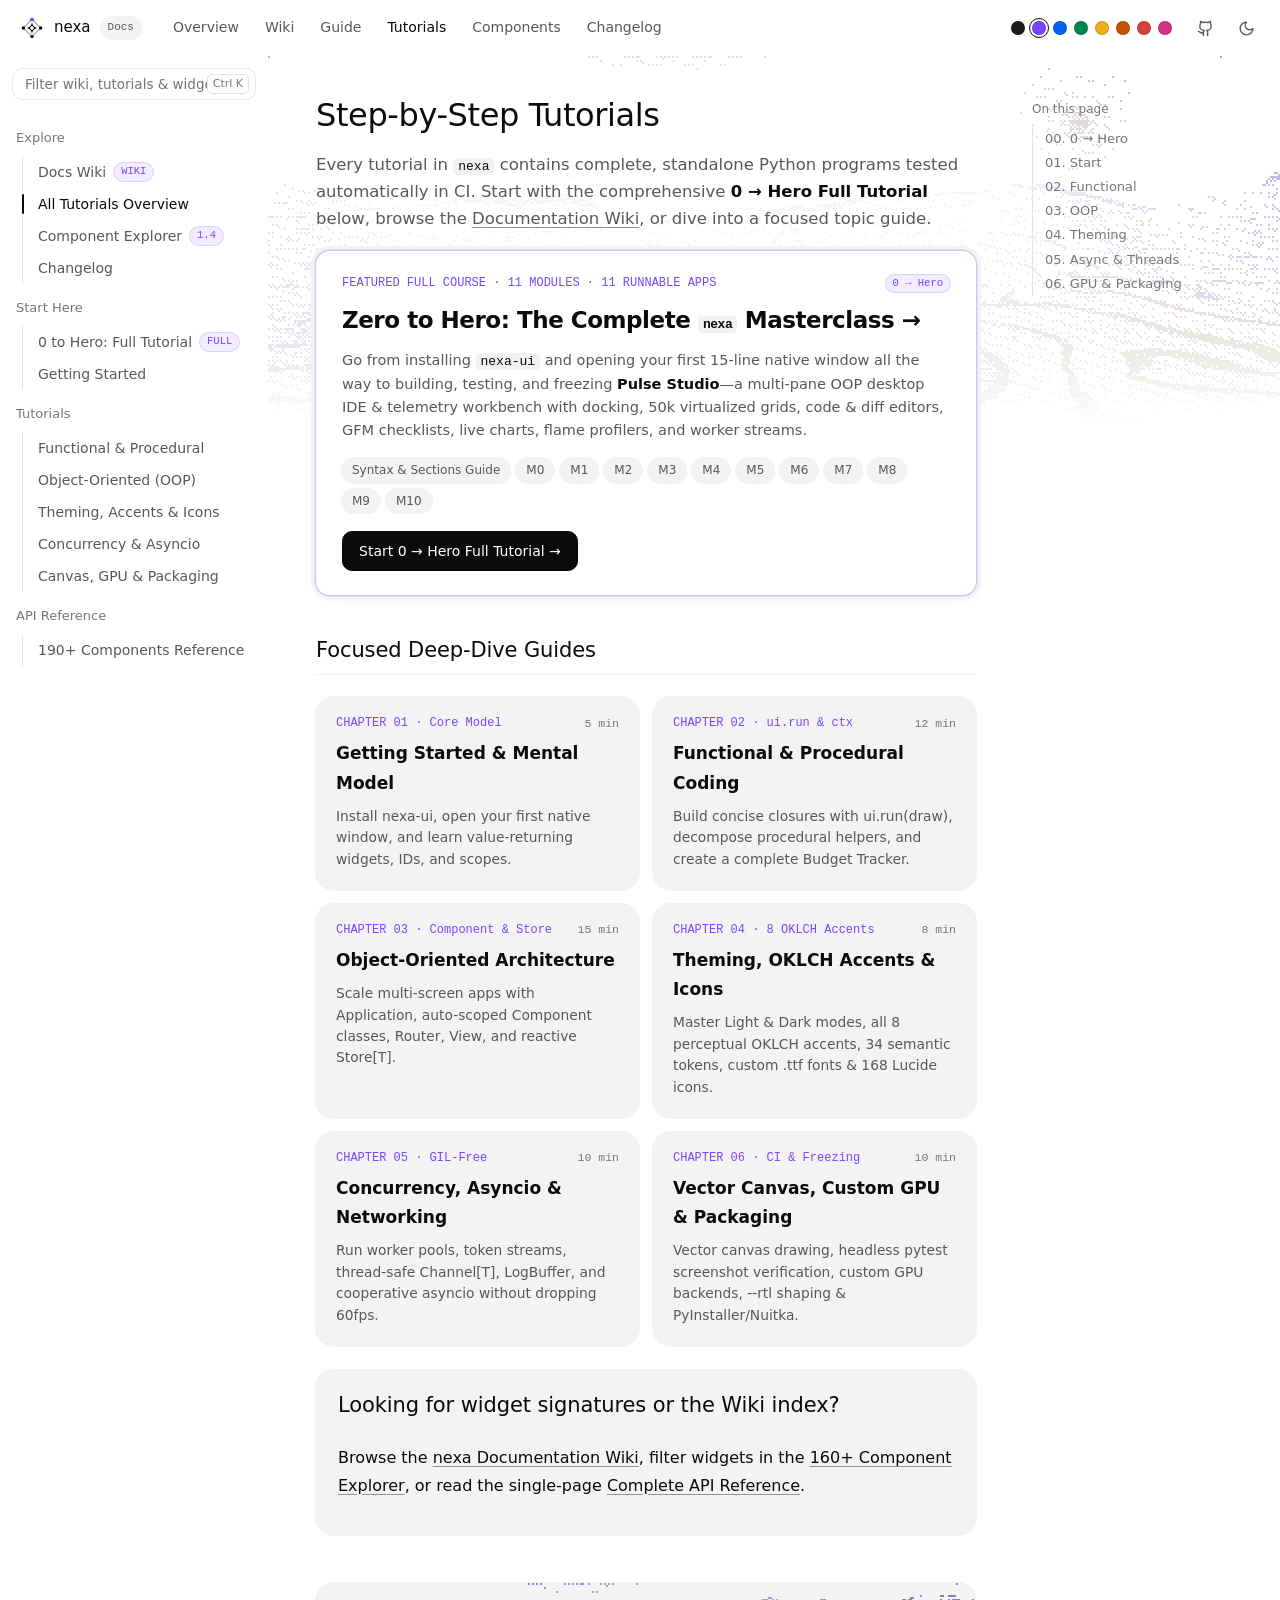
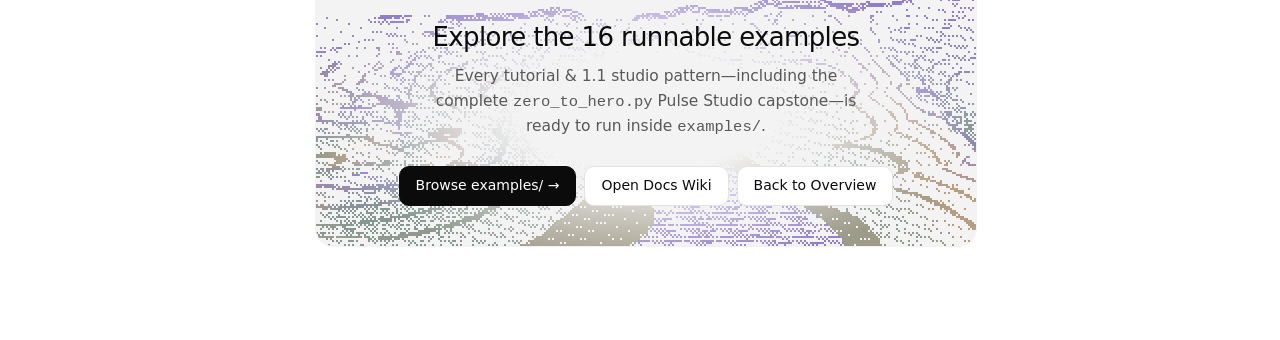
<file: docs/tutorials.html>
<!DOCTYPE html>
<html lang="en" data-theme="light">
<head>
  <meta charset="UTF-8" />
  <meta name="viewport" content="width=device-width, initial-scale=1.0" />
  <title>Tutorials — nexa Documentation</title>
  <meta name="description" content="Step-by-step nexa Python UI tutorials: 11-module 0-to-Hero masterclass, Functional/Procedural closures, OOP Application/Router/Store, OKLCH theming, and asyncio." />
  <link rel="icon" type="image/svg+xml" href="assets/favicon.svg?v=1.2.0" />
  <link rel="stylesheet" href="assets/styles.css?v=1.2.0" />
  <script>
    try {
      const saved = localStorage.getItem("nexa_theme");
      const dark = saved ? saved === "dark" : matchMedia("(prefers-color-scheme: dark)").matches;
      document.documentElement.dataset.theme = dark ? "dark" : "light";
    } catch (e) {}
  </script>
</head>
<body class="guide-mode">
  <!-- Sticky Top Bar with Reading Progress Hairline -->
  <header class="topbar">
    <div class="topbar-inner">
      <a class="brand" href="index.html">
        <svg class="brand-mark-svg" viewBox="0 0 24 24" fill="none" aria-hidden="true" focusable="false">
          <path d="M12 3.4 L20.6 12 L12 20.6 L3.4 12 Z" stroke="currentColor" stroke-opacity="0.34" stroke-width="1.35" stroke-linejoin="round"/>
          <path fill-rule="evenodd" clip-rule="evenodd"
                d="M12 5.2 C12 9.4 14.6 12 18.8 12 C14.6 12 12 14.6 12 18.8 C12 14.6 9.4 12 5.2 12 C9.4 12 12 9.4 12 5.2 Z M12 9.8 L14.2 12 L12 14.2 L9.8 12 Z"
                fill="currentColor"/>
          <circle cx="12" cy="3.4" r="1.9" fill="var(--accent)"/>
          <circle cx="20.6" cy="12" r="1.7" fill="currentColor"/>
          <circle cx="12" cy="20.6" r="1.7" fill="currentColor"/>
          <circle cx="3.4" cy="12" r="1.7" fill="currentColor"/>
        </svg>
        <span>nexa</span>
        <span class="brand-badge">Docs</span>
      </a>
      <nav class="nav-links" aria-label="Primary">
        <a class="nav-link" href="index.html">Overview</a>
        <a class="nav-link" data-nav="wiki" href="wiki.html">Wiki</a>
        <a class="nav-link" data-nav="guide" href="getting-started.html">Guide</a>
        <a class="nav-link active" data-nav="tutorials" href="tutorials.html">Tutorials</a>
        <a class="nav-link" data-nav="components" href="components.html">Components</a>
        <a class="nav-link" data-nav="changelog" href="changelog.html">Changelog</a>
      </nav>
      <div class="topbar-right">
        <div class="accent-strip" id="header-accent-strip" title="Switch live OKLCH accent"></div>
        <a class="icon-btn" href="https://github.com/x017/nexa" target="_blank" rel="noopener" aria-label="Source on GitHub" title="Source on GitHub">
          <svg viewBox="0 0 24 24" fill="none" stroke="currentColor" stroke-width="2" stroke-linecap="round" stroke-linejoin="round"><path d="M15 22v-4a4.8 4.8 0 0 0-1-3.5c3 0 6-2 6-5.5.08-1.25-.27-2.48-1-3.5.28-1.15.28-2.35 0-3.5 0 0-1 0-3 1.5-2.64-.5-5.36-.5-8 0C6 2 5 2 5 2c-.3 1.15-.3 2.35 0 3.5A5.403 5.403 0 0 0 4 9c0 3.5 3 5.5 6 5.5-.39.49-.68 1.05-.85 1.65-.17.6-.22 1.23-.15 1.85v4"/><path d="M9 18c-4.51 2-5-2-7-2"/></svg>
        </a>
        <button class="icon-btn" id="theme-toggle-btn" type="button" aria-label="Switch theme"></button>
      </div>
    </div>
    <div class="read-progress" id="read-progress"></div>
  </header>

  <!-- Documentation Layout Shell -->
  <div class="docs-shell">
    <!-- Left Chapter Navigation + Instant Filter -->
    <aside class="docs-sidebar" aria-label="Documentation chapters">
      <div class="search-box">
        <input id="docs-search-input" type="search" placeholder="Filter wiki, tutorials &amp; widgets…" autocomplete="off" />
        <span class="search-kbd">Ctrl K</span>
      </div>
      <div class="search-results" id="docs-search-results"></div>
      <nav id="docs-sidebar-nav"><div class="sidebar-group-title">Explore</div><a class="sidebar-link" href="wiki.html">Docs Wiki <span class="badge-new">WIKI</span></a><a class="sidebar-link active" href="tutorials.html">All Tutorials Overview</a><a class="sidebar-link" href="components.html">Component Explorer <span class="badge-new">1.4</span></a><a class="sidebar-link" href="changelog.html">Changelog</a><div class="sidebar-group-title">Start Here</div><a class="sidebar-link" href="zero-to-hero.html">0 to Hero: Full Tutorial <span class="badge-new">FULL</span></a><a class="sidebar-link" href="getting-started.html">Getting Started</a><div class="sidebar-group-title">Tutorials</div><a class="sidebar-link" href="tutorial-functional.html">Functional &amp; Procedural</a><a class="sidebar-link" href="tutorial-oop.html">Object-Oriented (OOP)</a><a class="sidebar-link" href="theming-and-styling.html">Theming, Accents &amp; Icons</a><a class="sidebar-link" href="concurrency-and-async.html">Concurrency &amp; Asyncio</a><a class="sidebar-link" href="advanced-rendering-and-packaging.html">Canvas, GPU &amp; Packaging</a><div class="sidebar-group-title">API Reference</div><a class="sidebar-link" href="components-reference.html">190+ Components Reference</a></nav>
    </aside>

    <!-- Main Content Area with Procedural Topographic Backdrop -->
    <div class="docs-content-grid docs-main-wrap">
      <div class="docs-art" id="docs-hero-art"></div>

      <div class="docs-page-inner">
        <main class="docs-main">
          <article class="prose" id="docs-article">
<h1 id="step-by-step-tutorials">Step-by-Step Tutorials</h1>
<p>Every tutorial in <code>nexa</code> contains complete, standalone Python programs tested automatically in CI. Start with the comprehensive <strong>0 → Hero Full Tutorial</strong> below, browse the <a href="wiki.html">Documentation Wiki</a>, or dive into a focused topic guide.</p>
<div class="hero-course-banner">
  <div class="tutorial-hub-top">
    <span class="tutorial-hub-num">FEATURED FULL COURSE · 11 MODULES · 11 RUNNABLE APPS</span>
    <span class="badge-new">0 → Hero</span>
  </div>
  <h2><a href="zero-to-hero.html">Zero to Hero: The Complete <code>nexa</code> Masterclass →</a></h2>
  <p>Go from installing <code>nexa-ui</code> and opening your first 15-line native window all the way to building, testing, and freezing <strong>Pulse Studio</strong>—a multi-pane OOP desktop IDE &amp; telemetry workbench with docking, 50k virtualized grids, code &amp; diff editors, GFM checklists, live charts, flame profilers, and worker streams.</p>
  <div class="module-jump-strip"><a class="module-jump-pill" href="zero-to-hero.html#how-this-tutorial-is-organized-complete-syntax-guide">Syntax &amp; Sections Guide</a><a class="module-jump-pill" href="zero-to-hero.html#module-0-zero-setup-first-window-the-immediate-mode-mental-model">M0</a><a class="module-jump-pill" href="zero-to-hero.html#module-1-layout-mastery-flexbox-responsive-grids-scroll-split-panes">M1</a><a class="module-jump-pill" href="zero-to-hero.html#module-2-forms-pickers-validation-keyboard-shortcuts">M2</a><a class="module-jump-pill" href="zero-to-hero.html#module-3-desktop-chrome-menus-tabs-dialogs-sheets-command-palette">M3</a><a class="module-jump-pill" href="zero-to-hero.html#module-4-high-density-data-markdown-code-editor-diffs-charts">M4</a><a class="module-jump-pill" href="zero-to-hero.html#module-5-studio-creative-tools-dockspace-node-graphs-curves-timelines-custom-sdf-canvas">M5</a><a class="module-jump-pill" href="zero-to-hero.html#module-6-scaling-architecture-functional-vs-procedural-vs-object-oriented">M6</a><a class="module-jump-pill" href="zero-to-hero.html#module-7-design-system-mastery-themes-8-oklch-accents-34-tokens-fonts-bidi-rtl">M7</a><a class="module-jump-pill" href="zero-to-hero.html#module-8-concurrency-worker-pools-streaming-ai-cooperative-asyncio">M8</a><a class="module-jump-pill" href="zero-to-hero.html#module-9-the-hero-capstone-building-pulse-studio-end-to-end">M9</a><a class="module-jump-pill" href="zero-to-hero.html#module-10-testing-in-headless-pytest-custom-gpu-engines-shipping-standalone-binaries">M10</a></div>
  <div style="margin-top: 4px;">
    <a class="btn btn-primary" href="zero-to-hero.html">Start 0 → Hero Full Tutorial →</a>
  </div>
</div>
<h2 id="focused-deep-dive-guides">Focused Deep-Dive Guides</h2>
<div class="tutorials-hub-grid"><a class="tutorial-hub-card" href="getting-started.html"><div class="tutorial-hub-top"><span class="tutorial-hub-num">CHAPTER 01 · Core Model</span><span class="tutorial-hub-meta">5 min</span></div><h3>Getting Started &amp; Mental Model</h3><p>Install nexa-ui, open your first native window, and learn value-returning widgets, IDs, and scopes.</p></a><a class="tutorial-hub-card" href="tutorial-functional.html"><div class="tutorial-hub-top"><span class="tutorial-hub-num">CHAPTER 02 · ui.run &amp; ctx</span><span class="tutorial-hub-meta">12 min</span></div><h3>Functional &amp; Procedural Coding</h3><p>Build concise closures with ui.run(draw), decompose procedural helpers, and create a complete Budget Tracker.</p></a><a class="tutorial-hub-card" href="tutorial-oop.html"><div class="tutorial-hub-top"><span class="tutorial-hub-num">CHAPTER 03 · Component &amp; Store</span><span class="tutorial-hub-meta">15 min</span></div><h3>Object-Oriented Architecture</h3><p>Scale multi-screen apps with Application, auto-scoped Component classes, Router, View, and reactive Store[T].</p></a><a class="tutorial-hub-card" href="theming-and-styling.html"><div class="tutorial-hub-top"><span class="tutorial-hub-num">CHAPTER 04 · 8 OKLCH Accents</span><span class="tutorial-hub-meta">8 min</span></div><h3>Theming, OKLCH Accents &amp; Icons</h3><p>Master Light &amp; Dark modes, all 8 perceptual OKLCH accents, 34 semantic tokens, custom .ttf fonts &amp; 168 Lucide icons.</p></a><a class="tutorial-hub-card" href="concurrency-and-async.html"><div class="tutorial-hub-top"><span class="tutorial-hub-num">CHAPTER 05 · GIL-Free</span><span class="tutorial-hub-meta">10 min</span></div><h3>Concurrency, Asyncio &amp; Networking</h3><p>Run worker pools, token streams, thread-safe Channel[T], LogBuffer, and cooperative asyncio without dropping 60fps.</p></a><a class="tutorial-hub-card" href="advanced-rendering-and-packaging.html"><div class="tutorial-hub-top"><span class="tutorial-hub-num">CHAPTER 06 · CI &amp; Freezing</span><span class="tutorial-hub-meta">10 min</span></div><h3>Vector Canvas, Custom GPU &amp; Packaging</h3><p>Vector canvas drawing, headless pytest screenshot verification, custom GPU backends, --rtl shaping &amp; PyInstaller/Nuitka.</p></a></div>
<div class="changelog-entry" style="margin-top: 24px;">
  <h2 id="looking-for-widget-signatures">Looking for widget signatures or the Wiki index?</h2>
  <p>Browse the <a href="wiki.html">nexa Documentation Wiki</a>, filter widgets in the <a href="components.html">160+ Component Explorer</a>, or read the single-page <a href="components-reference.html">Complete API Reference</a>.</p>
</div>
          </article>

          <!-- Subtle Closing Procedural Topographic Band -->
          <section class="home-cta compact" id="docs-cta-band">
            <div class="home-cta-body">
              <h2>Explore the 16 runnable examples</h2>
              <p>Every tutorial &amp; 1.1 studio pattern—including the complete <code>zero_to_hero.py</code> Pulse Studio capstone—is ready to run inside <code>examples/</code>.</p>
              <div class="hero-actions">
                <a class="btn btn-primary" href="https://github.com/x017/nexa/tree/main/examples" target="_blank" rel="noopener">Browse examples/ →</a>
                <a class="btn" href="wiki.html">Open Docs Wiki</a>
                <a class="btn" href="index.html">Back to Overview</a>
              </div>
            </div>
          </section>
        </main>

        <!-- Right Table of Contents -->
        <aside class="docs-toc" aria-label="On this page">
          <div class="toc-title">On this page</div>
          <nav id="docs-toc-links"><a class="toc-link" href="zero-to-hero.html">00. 0 → Hero</a><a class="toc-link" href="getting-started.html">01. Start</a><a class="toc-link" href="tutorial-functional.html">02. Functional</a><a class="toc-link" href="tutorial-oop.html">03. OOP</a><a class="toc-link" href="theming-and-styling.html">04. Theming</a><a class="toc-link" href="concurrency-and-async.html">05. Async &amp; Threads</a><a class="toc-link" href="advanced-rendering-and-packaging.html">06. GPU &amp; Packaging</a></nav>
        </aside>
      </div>
    </div>
  </div>

  <script src="assets/search-index.js?v=1.2.0" defer></script>
  <script src="assets/dither.js?v=1.2.0" defer></script>
  <script src="assets/site.js?v=1.2.0" defer></script>
</body>
</html>
</file>
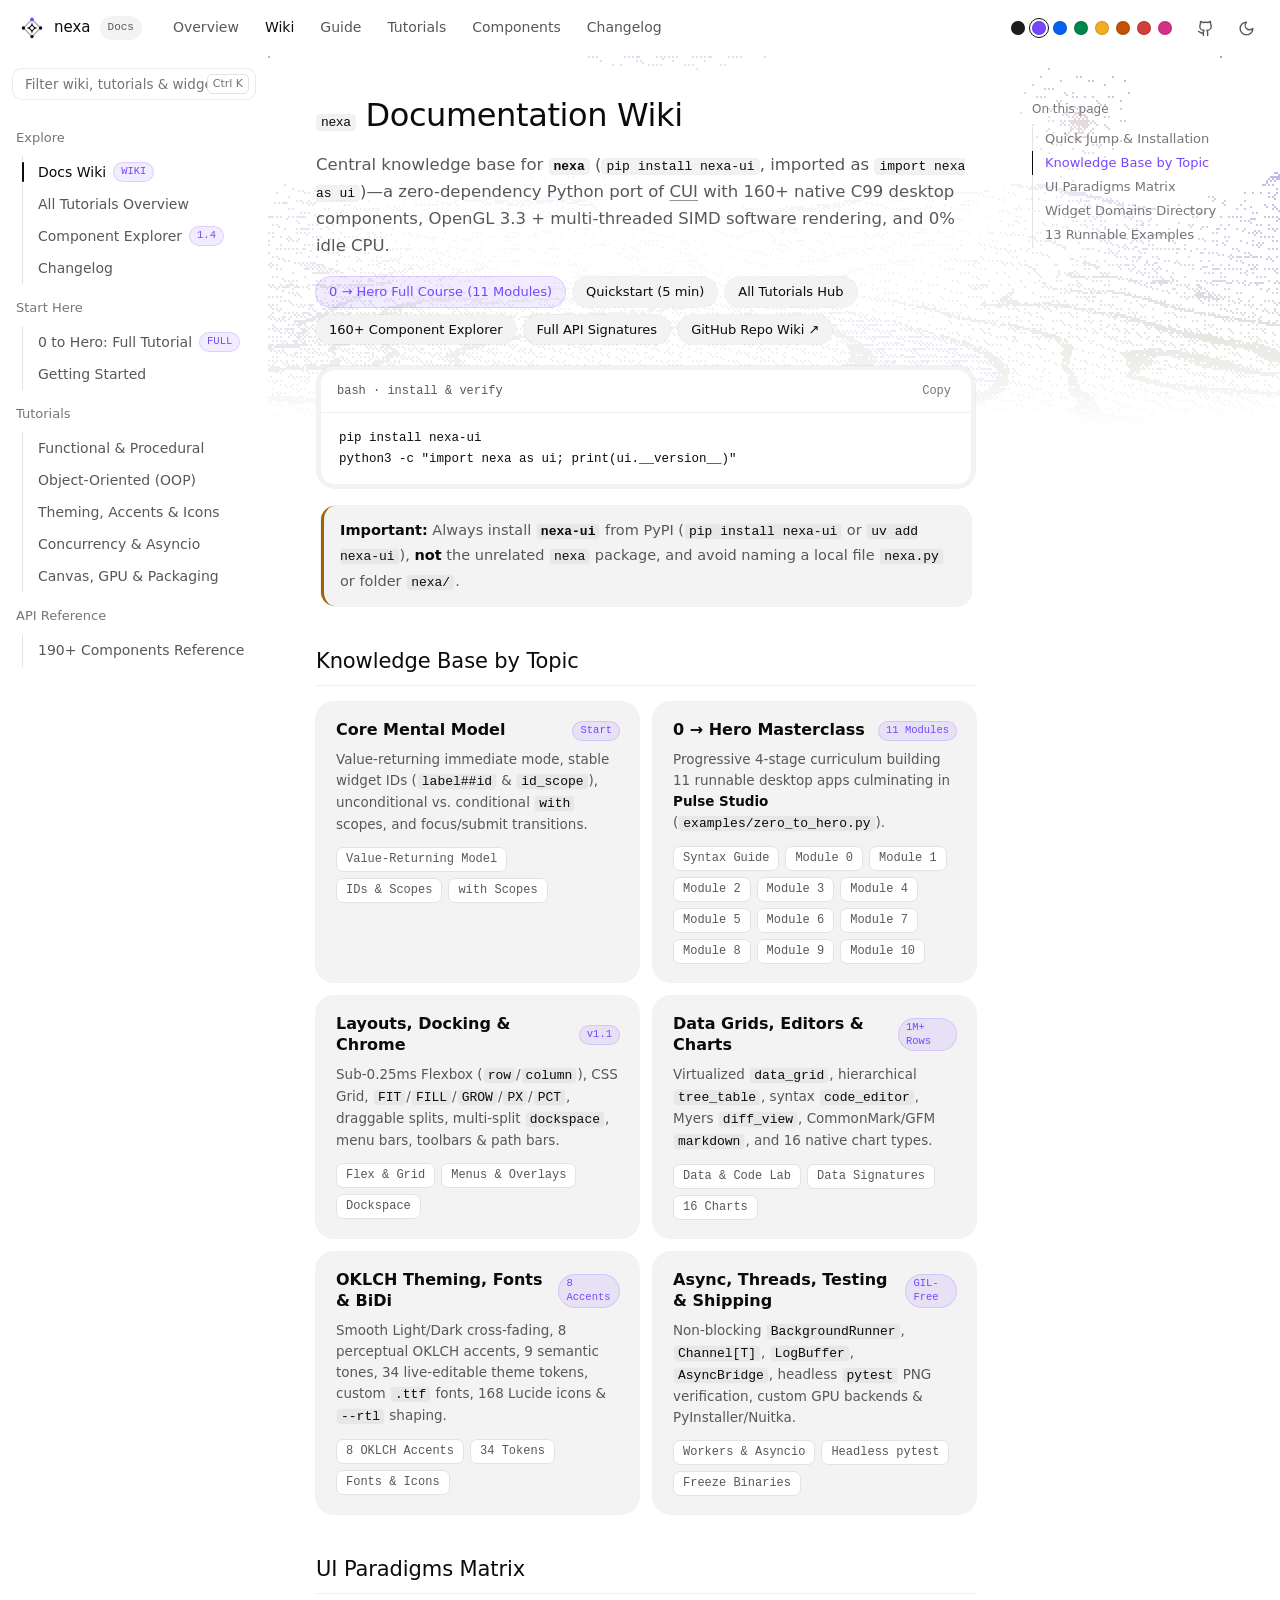
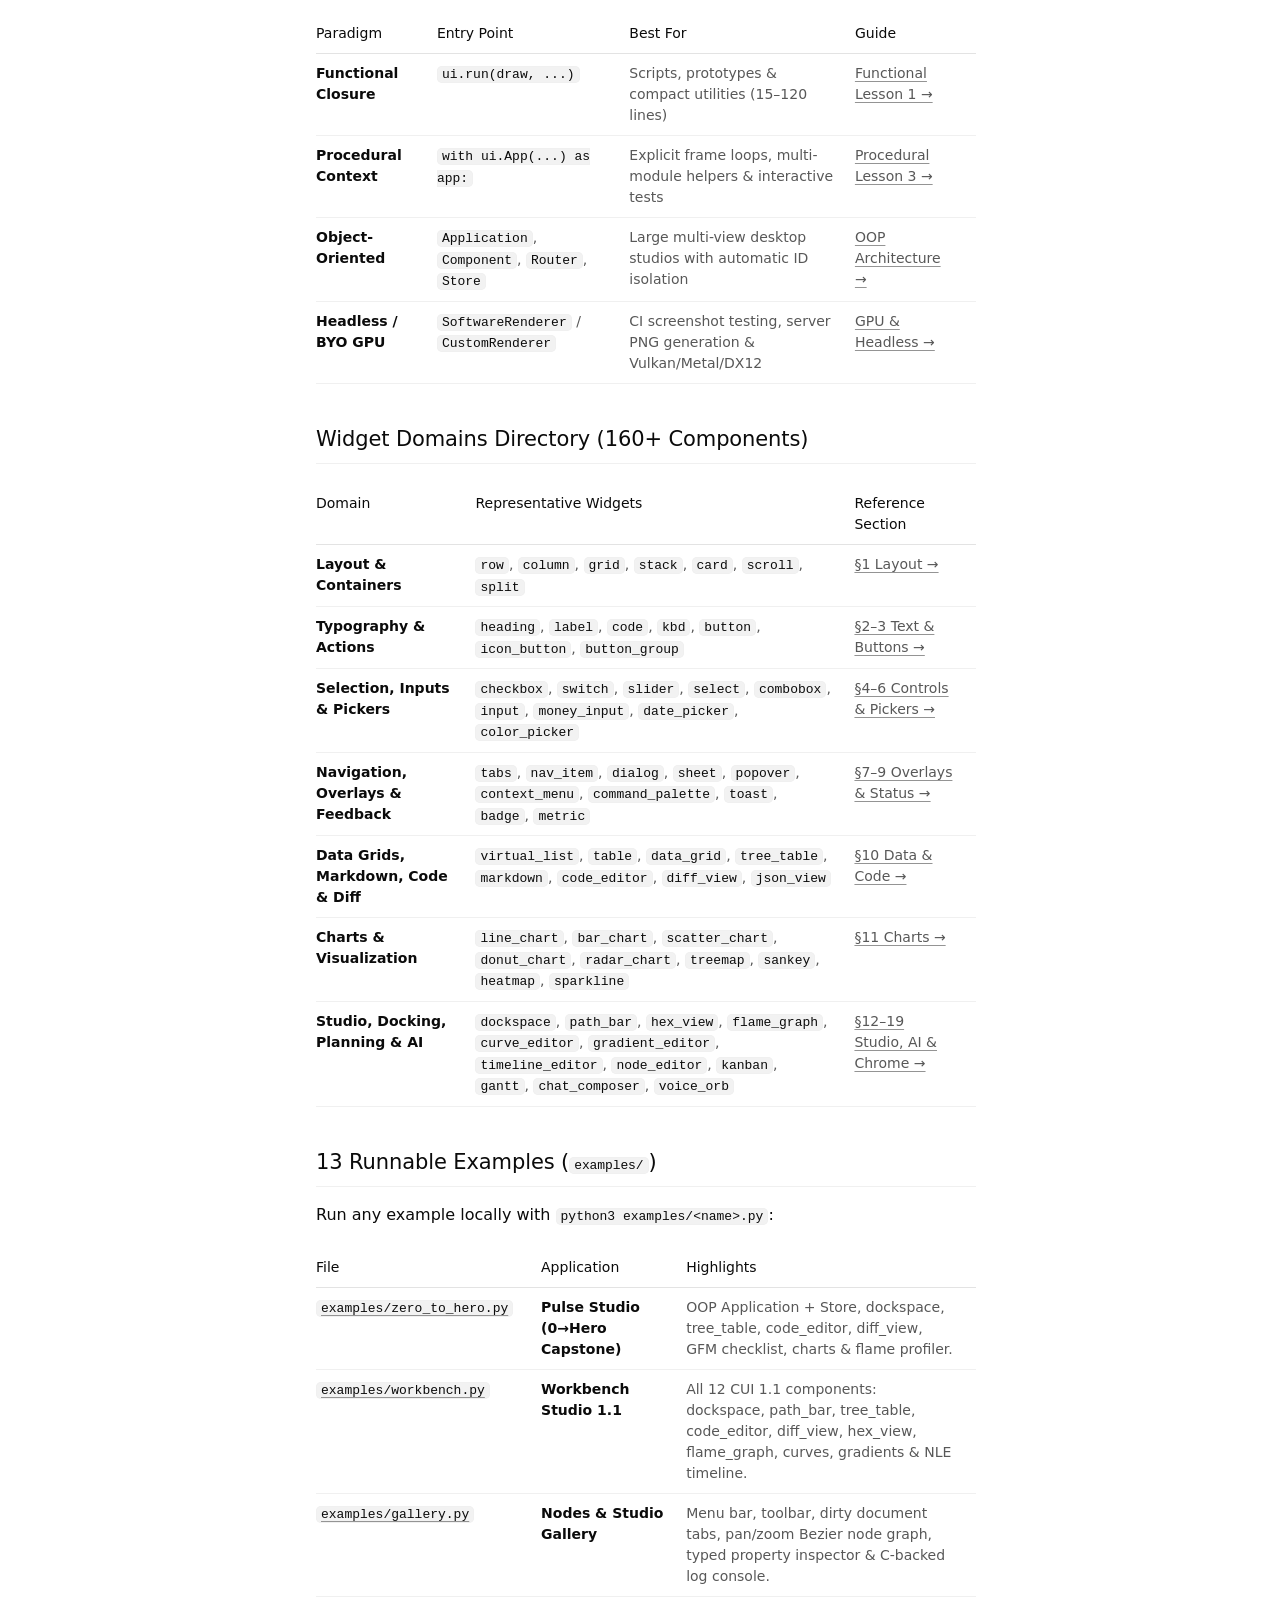
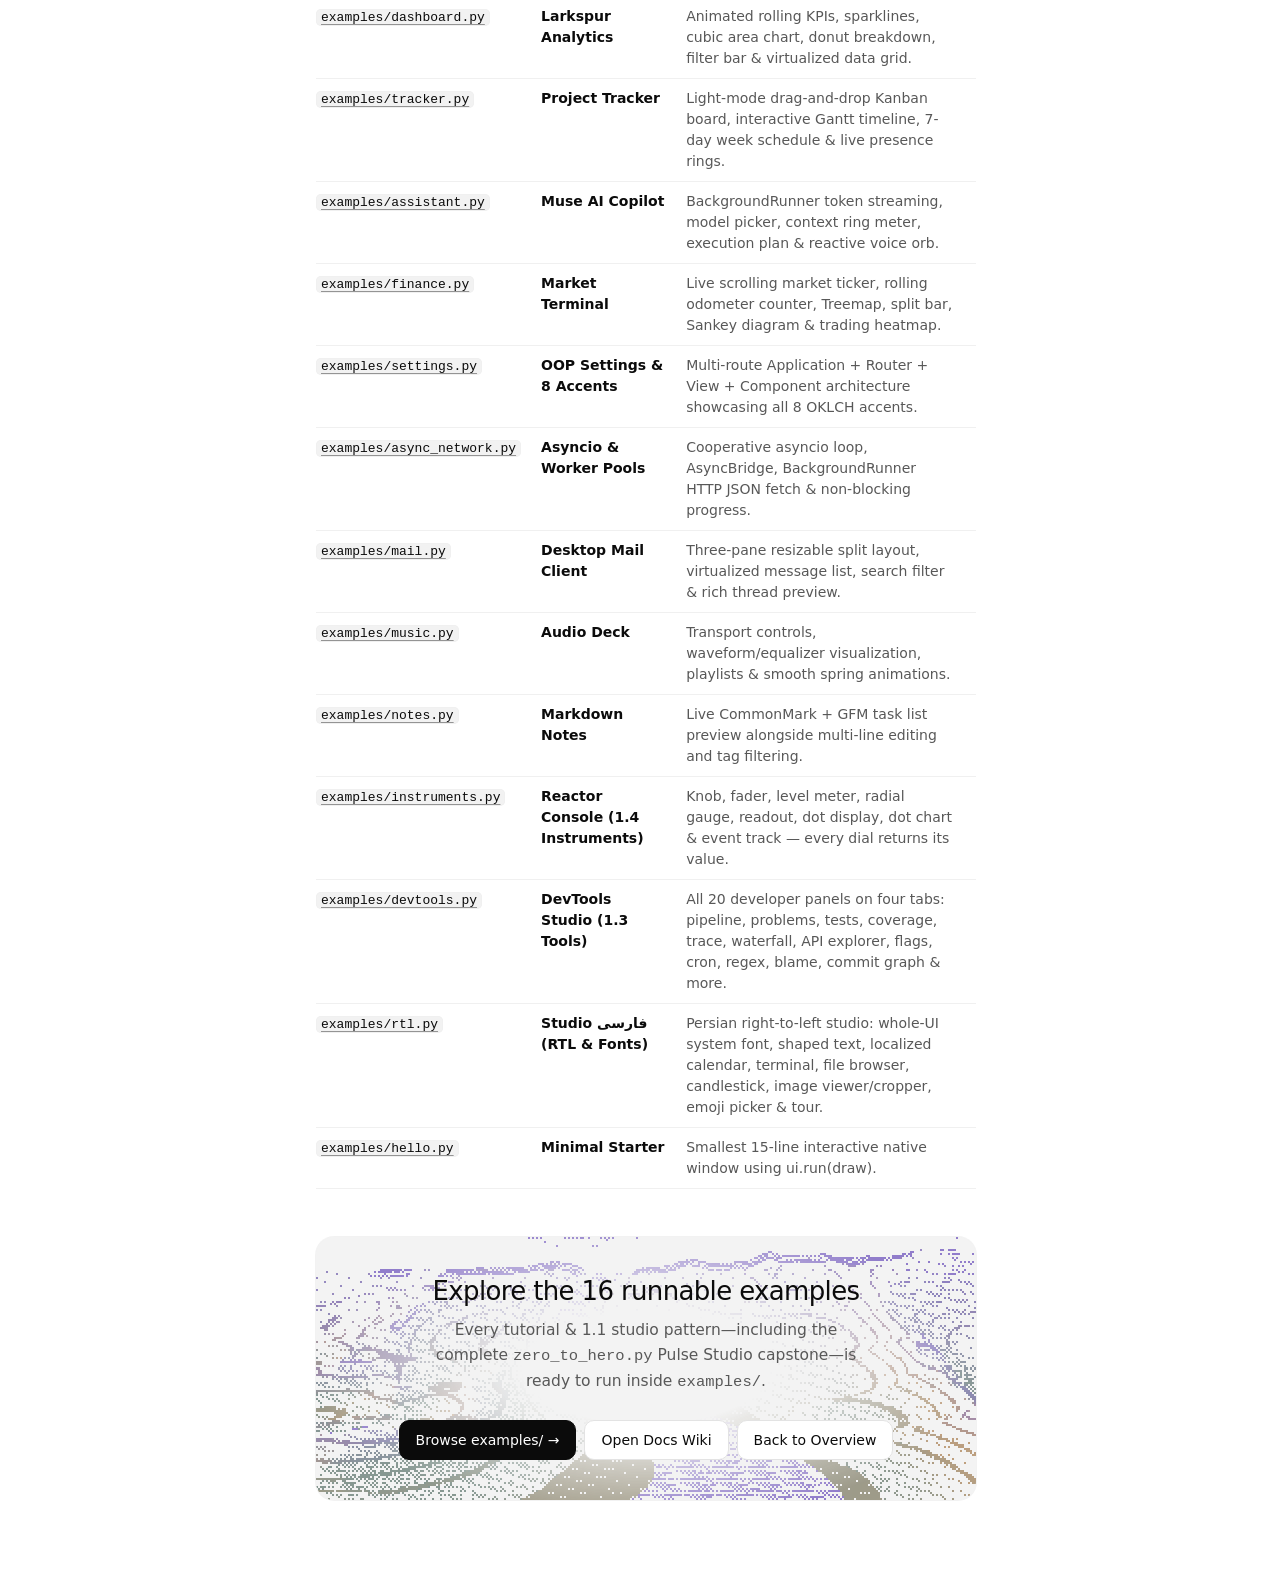
<file: docs/wiki.html>
<!DOCTYPE html>
<html lang="en" data-theme="light">
<head>
  <meta charset="UTF-8" />
  <meta name="viewport" content="width=device-width, initial-scale=1.0" />
  <title>Documentation Wiki — nexa</title>
  <meta name="description" content="Complete nexa Documentation Wiki: installation, UI paradigms matrix, 11-module 0-to-Hero map, 22 widget domains, and 16 runnable Python examples." />
  <link rel="icon" type="image/svg+xml" href="assets/favicon.svg?v=1.2.0" />
  <link rel="stylesheet" href="assets/styles.css?v=1.2.0" />
  <script>
    try {
      const saved = localStorage.getItem("nexa_theme");
      const dark = saved ? saved === "dark" : matchMedia("(prefers-color-scheme: dark)").matches;
      document.documentElement.dataset.theme = dark ? "dark" : "light";
    } catch (e) {}
  </script>
</head>
<body class="guide-mode">
  <!-- Sticky Top Bar with Reading Progress Hairline -->
  <header class="topbar">
    <div class="topbar-inner">
      <a class="brand" href="index.html">
        <svg class="brand-mark-svg" viewBox="0 0 24 24" fill="none" aria-hidden="true" focusable="false">
          <path d="M12 3.4 L20.6 12 L12 20.6 L3.4 12 Z" stroke="currentColor" stroke-opacity="0.34" stroke-width="1.35" stroke-linejoin="round"/>
          <path fill-rule="evenodd" clip-rule="evenodd"
                d="M12 5.2 C12 9.4 14.6 12 18.8 12 C14.6 12 12 14.6 12 18.8 C12 14.6 9.4 12 5.2 12 C9.4 12 12 9.4 12 5.2 Z M12 9.8 L14.2 12 L12 14.2 L9.8 12 Z"
                fill="currentColor"/>
          <circle cx="12" cy="3.4" r="1.9" fill="var(--accent)"/>
          <circle cx="20.6" cy="12" r="1.7" fill="currentColor"/>
          <circle cx="12" cy="20.6" r="1.7" fill="currentColor"/>
          <circle cx="3.4" cy="12" r="1.7" fill="currentColor"/>
        </svg>
        <span>nexa</span>
        <span class="brand-badge">Docs</span>
      </a>
      <nav class="nav-links" aria-label="Primary">
        <a class="nav-link" href="index.html">Overview</a>
        <a class="nav-link active" data-nav="wiki" href="wiki.html">Wiki</a>
        <a class="nav-link" data-nav="guide" href="getting-started.html">Guide</a>
        <a class="nav-link" data-nav="tutorials" href="tutorials.html">Tutorials</a>
        <a class="nav-link" data-nav="components" href="components.html">Components</a>
        <a class="nav-link" data-nav="changelog" href="changelog.html">Changelog</a>
      </nav>
      <div class="topbar-right">
        <div class="accent-strip" id="header-accent-strip" title="Switch live OKLCH accent"></div>
        <a class="icon-btn" href="https://github.com/x017/nexa" target="_blank" rel="noopener" aria-label="Source on GitHub" title="Source on GitHub">
          <svg viewBox="0 0 24 24" fill="none" stroke="currentColor" stroke-width="2" stroke-linecap="round" stroke-linejoin="round"><path d="M15 22v-4a4.8 4.8 0 0 0-1-3.5c3 0 6-2 6-5.5.08-1.25-.27-2.48-1-3.5.28-1.15.28-2.35 0-3.5 0 0-1 0-3 1.5-2.64-.5-5.36-.5-8 0C6 2 5 2 5 2c-.3 1.15-.3 2.35 0 3.5A5.403 5.403 0 0 0 4 9c0 3.5 3 5.5 6 5.5-.39.49-.68 1.05-.85 1.65-.17.6-.22 1.23-.15 1.85v4"/><path d="M9 18c-4.51 2-5-2-7-2"/></svg>
        </a>
        <button class="icon-btn" id="theme-toggle-btn" type="button" aria-label="Switch theme"></button>
      </div>
    </div>
    <div class="read-progress" id="read-progress"></div>
  </header>

  <!-- Documentation Layout Shell -->
  <div class="docs-shell">
    <!-- Left Chapter Navigation + Instant Filter -->
    <aside class="docs-sidebar" aria-label="Documentation chapters">
      <div class="search-box">
        <input id="docs-search-input" type="search" placeholder="Filter wiki, tutorials &amp; widgets…" autocomplete="off" />
        <span class="search-kbd">Ctrl K</span>
      </div>
      <div class="search-results" id="docs-search-results"></div>
      <nav id="docs-sidebar-nav"><div class="sidebar-group-title">Explore</div><a class="sidebar-link active" href="wiki.html">Docs Wiki <span class="badge-new">WIKI</span></a><a class="sidebar-link" href="tutorials.html">All Tutorials Overview</a><a class="sidebar-link" href="components.html">Component Explorer <span class="badge-new">1.4</span></a><a class="sidebar-link" href="changelog.html">Changelog</a><div class="sidebar-group-title">Start Here</div><a class="sidebar-link" href="zero-to-hero.html">0 to Hero: Full Tutorial <span class="badge-new">FULL</span></a><a class="sidebar-link" href="getting-started.html">Getting Started</a><div class="sidebar-group-title">Tutorials</div><a class="sidebar-link" href="tutorial-functional.html">Functional &amp; Procedural</a><a class="sidebar-link" href="tutorial-oop.html">Object-Oriented (OOP)</a><a class="sidebar-link" href="theming-and-styling.html">Theming, Accents &amp; Icons</a><a class="sidebar-link" href="concurrency-and-async.html">Concurrency &amp; Asyncio</a><a class="sidebar-link" href="advanced-rendering-and-packaging.html">Canvas, GPU &amp; Packaging</a><div class="sidebar-group-title">API Reference</div><a class="sidebar-link" href="components-reference.html">190+ Components Reference</a></nav>
    </aside>

    <!-- Main Content Area with Procedural Topographic Backdrop -->
    <div class="docs-content-grid docs-main-wrap">
      <div class="docs-art" id="docs-hero-art"></div>

      <div class="docs-page-inner">
        <main class="docs-main">
          <article class="prose" id="docs-article">
<h1 id="nexa-documentation-wiki"><code>nexa</code> Documentation Wiki</h1>
<p>Central knowledge base for <strong><code>nexa</code></strong> (<code>pip install nexa-ui</code>, imported as <code>import nexa as ui</code>)—a zero-dependency Python port of <a href="https://github.com/yappologistic/CUI" target="_blank" rel="noopener">CUI</a> with 160+ native C99 desktop components, OpenGL 3.3 + multi-threaded SIMD software rendering, and 0% idle CPU.</p>

<div class="wiki-quick-bar" id="quick-jump-installation">
  <a class="wiki-pill primary" href="zero-to-hero.html">0 → Hero Full Course (11 Modules)</a>
  <a class="wiki-pill" href="getting-started.html">Quickstart (5 min)</a>
  <a class="wiki-pill" href="tutorials.html">All Tutorials Hub</a>
  <a class="wiki-pill" href="components.html">160+ Component Explorer</a>
  <a class="wiki-pill" href="components-reference.html">Full API Signatures</a>
  <a class="wiki-pill" href="https://github.com/x017/nexa/wiki" target="_blank" rel="noopener">GitHub Repo Wiki ↗</a>
</div>

<div class="code-panel">
  <div class="code-header"><span>bash · install &amp; verify</span><button class="copy-mini" data-copy-code="1" type="button">Copy</button></div>
  <pre><code>pip install nexa-ui
python3 -c "import nexa as ui; print(ui.__version__)"</code></pre>
</div>

<blockquote class="callout-warn"><p><strong>Important:</strong> Always install <strong><code>nexa-ui</code></strong> from PyPI (<code>pip install nexa-ui</code> or <code>uv add nexa-ui</code>), <strong>not</strong> the unrelated <code>nexa</code> package, and avoid naming a local file <code>nexa.py</code> or folder <code>nexa/</code>.</p></blockquote>

<h2 id="knowledge-base-by-topic">Knowledge Base by Topic</h2>
<div class="wiki-grid">
  <div class="wiki-card">
    <h3><span>Core Mental Model</span> <span class="badge-new">Start</span></h3>
    <p>Value-returning immediate mode, stable widget IDs (<code>label##id</code> &amp; <code>id_scope</code>), unconditional vs. conditional <code>with</code> scopes, and focus/submit transitions.</p>
    <div class="wiki-card-links">
      <a class="wiki-chip-link" href="getting-started.html#3-how-nexa-thinks-value-returning-immediate-mode">Value-Returning Model</a>
      <a class="wiki-chip-link" href="getting-started.html#4-widget-identity-id-id-scope">IDs &amp; Scopes</a>
      <a class="wiki-chip-link" href="getting-started.html#5-unconditional-vs-conditional-with-scopes">with Scopes</a>
    </div>
  </div>

  <div class="wiki-card">
    <h3><span>0 → Hero Masterclass</span> <span class="badge-new">11 Modules</span></h3>
    <p>Progressive 4-stage curriculum building 11 runnable desktop apps culminating in <strong>Pulse Studio</strong> (<code>examples/zero_to_hero.py</code>).</p>
    <div class="wiki-card-links">
      <a class="wiki-chip-link" href="zero-to-hero.html#how-this-tutorial-is-organized-complete-syntax-guide">Syntax Guide</a>
      <a class="wiki-chip-link" href="zero-to-hero.html#module-0-zero-setup-first-window-the-immediate-mode-mental-model">Module 0</a><a class="wiki-chip-link" href="zero-to-hero.html#module-1-layout-mastery-flexbox-responsive-grids-scroll-split-panes">Module 1</a><a class="wiki-chip-link" href="zero-to-hero.html#module-2-forms-pickers-validation-keyboard-shortcuts">Module 2</a><a class="wiki-chip-link" href="zero-to-hero.html#module-3-desktop-chrome-menus-tabs-dialogs-sheets-command-palette">Module 3</a><a class="wiki-chip-link" href="zero-to-hero.html#module-4-high-density-data-markdown-code-editor-diffs-charts">Module 4</a><a class="wiki-chip-link" href="zero-to-hero.html#module-5-studio-creative-tools-dockspace-node-graphs-curves-timelines-custom-sdf-canvas">Module 5</a><a class="wiki-chip-link" href="zero-to-hero.html#module-6-scaling-architecture-functional-vs-procedural-vs-object-oriented">Module 6</a><a class="wiki-chip-link" href="zero-to-hero.html#module-7-design-system-mastery-themes-8-oklch-accents-34-tokens-fonts-bidi-rtl">Module 7</a><a class="wiki-chip-link" href="zero-to-hero.html#module-8-concurrency-worker-pools-streaming-ai-cooperative-asyncio">Module 8</a><a class="wiki-chip-link" href="zero-to-hero.html#module-9-the-hero-capstone-building-pulse-studio-end-to-end">Module 9</a><a class="wiki-chip-link" href="zero-to-hero.html#module-10-testing-in-headless-pytest-custom-gpu-engines-shipping-standalone-binaries">Module 10</a>
    </div>
  </div>

  <div class="wiki-card">
    <h3><span>Layouts, Docking &amp; Chrome</span> <span class="badge-new">v1.1</span></h3>
    <p>Sub-0.25ms Flexbox (<code>row</code>/<code>column</code>), CSS Grid, <code>FIT</code>/<code>FILL</code>/<code>GROW</code>/<code>PX</code>/<code>PCT</code>, draggable splits, multi-split <code>dockspace</code>, menu bars, toolbars &amp; path bars.</p>
    <div class="wiki-card-links">
      <a class="wiki-chip-link" href="zero-to-hero.html#module-1-layout-mastery-flexbox-responsive-grids-scroll-split-panes">Flex &amp; Grid</a>
      <a class="wiki-chip-link" href="zero-to-hero.html#module-3-desktop-chrome-menus-tabs-dialogs-sheets-command-palette">Menus &amp; Overlays</a>
      <a class="wiki-chip-link" href="zero-to-hero.html#module-5-studio-creative-tools-dockspace-node-graphs-curves-timelines-custom-sdf-canvas">Dockspace</a>
    </div>
  </div>

  <div class="wiki-card">
    <h3><span>Data Grids, Editors &amp; Charts</span> <span class="badge-new">1M+ Rows</span></h3>
    <p>Virtualized <code>data_grid</code>, hierarchical <code>tree_table</code>, syntax <code>code_editor</code>, Myers <code>diff_view</code>, CommonMark/GFM <code>markdown</code>, and 16 native chart types.</p>
    <div class="wiki-card-links">
      <a class="wiki-chip-link" href="zero-to-hero.html#module-4-high-density-data-markdown-code-editor-diffs-charts">Data &amp; Code Lab</a>
      <a class="wiki-chip-link" href="components-reference.html#10-data-virtual-lists-tables-grids-code-nexa-widgets-data">Data Signatures</a>
      <a class="wiki-chip-link" href="components-reference.html#11-charts-data-visualization-nexa-widgets-charts">16 Charts</a>
    </div>
  </div>

  <div class="wiki-card">
    <h3><span>OKLCH Theming, Fonts &amp; BiDi</span> <span class="badge-new">8 Accents</span></h3>
    <p>Smooth Light/Dark cross-fading, 8 perceptual OKLCH accents, 9 semantic tones, 34 live-editable theme tokens, custom <code>.ttf</code> fonts, 168 Lucide icons &amp; <code>--rtl</code> shaping.</p>
    <div class="wiki-card-links">
      <a class="wiki-chip-link" href="theming-and-styling.html#2-the-8-built-in-ui-accent-palettes">8 OKLCH Accents</a>
      <a class="wiki-chip-link" href="theming-and-styling.html#4-custom-brand-colors-live-token-overrides-perceptual-oklch">34 Tokens</a>
      <a class="wiki-chip-link" href="theming-and-styling.html#5-typography-custom-ttf-fonts-international-fallback">Fonts &amp; Icons</a>
    </div>
  </div>

  <div class="wiki-card">
    <h3><span>Async, Threads, Testing &amp; Shipping</span> <span class="badge-new">GIL-Free</span></h3>
    <p>Non-blocking <code>BackgroundRunner</code>, <code>Channel[T]</code>, <code>LogBuffer</code>, <code>AsyncBridge</code>, headless <code>pytest</code> PNG verification, custom GPU backends &amp; PyInstaller/Nuitka.</p>
    <div class="wiki-card-links">
      <a class="wiki-chip-link" href="concurrency-and-async.html">Workers &amp; Asyncio</a>
      <a class="wiki-chip-link" href="advanced-rendering-and-packaging.html#2-automated-headless-ui-testing-png-snapshots">Headless pytest</a>
      <a class="wiki-chip-link" href="advanced-rendering-and-packaging.html#4-minimal-stripped-builds-single-file-executables">Freeze Binaries</a>
    </div>
  </div>
</div>

<h2 id="ui-paradigms-matrix">UI Paradigms Matrix</h2>
<table>
  <thead>
    <tr><th>Paradigm</th><th>Entry Point</th><th>Best For</th><th>Guide</th></tr>
  </thead>
  <tbody>
    <tr><td><strong>Functional Closure</strong></td><td><code>ui.run(draw, ...)</code></td><td>Scripts, prototypes &amp; compact utilities (15–120 lines)</td><td><a href="tutorial-functional.html#lesson-1-top-level-functional-basics">Functional Lesson 1 →</a></td></tr>
    <tr><td><strong>Procedural Context</strong></td><td><code>with ui.App(...) as app:</code></td><td>Explicit frame loops, multi-module helpers &amp; interactive tests</td><td><a href="tutorial-functional.html#lesson-3-procedural-decomposition-plain-functions-state-dict">Procedural Lesson 3 →</a></td></tr>
    <tr><td><strong>Object-Oriented</strong></td><td><code>Application</code>, <code>Component</code>, <code>Router</code>, <code>Store</code></td><td>Large multi-view desktop studios with automatic ID isolation</td><td><a href="tutorial-oop.html">OOP Architecture →</a></td></tr>
    <tr><td><strong>Headless / BYO GPU</strong></td><td><code>SoftwareRenderer</code> / <code>CustomRenderer</code></td><td>CI screenshot testing, server PNG generation &amp; Vulkan/Metal/DX12</td><td><a href="advanced-rendering-and-packaging.html">GPU &amp; Headless →</a></td></tr>
  </tbody>
</table>

<h2 id="widget-domains-directory">Widget Domains Directory (160+ Components)</h2>
<table>
  <thead>
    <tr><th>Domain</th><th>Representative Widgets</th><th>Reference Section</th></tr>
  </thead>
  <tbody>
    <tr><td><strong>Layout &amp; Containers</strong></td><td><code>row</code>, <code>column</code>, <code>grid</code>, <code>stack</code>, <code>card</code>, <code>scroll</code>, <code>split</code></td><td><a href="components-reference.html#1-layout-containers-nexa-widgets-layout">§1 Layout →</a></td></tr>
    <tr><td><strong>Typography &amp; Actions</strong></td><td><code>heading</code>, <code>label</code>, <code>code</code>, <code>kbd</code>, <code>button</code>, <code>icon_button</code>, <code>button_group</code></td><td><a href="components-reference.html#2-text-typography-nexa-widgets-text">§2–3 Text &amp; Buttons →</a></td></tr>
    <tr><td><strong>Selection, Inputs &amp; Pickers</strong></td><td><code>checkbox</code>, <code>switch</code>, <code>slider</code>, <code>select</code>, <code>combobox</code>, <code>input</code>, <code>money_input</code>, <code>date_picker</code>, <code>color_picker</code></td><td><a href="components-reference.html#4-selection-controls-nexa-widgets-selection">§4–6 Controls &amp; Pickers →</a></td></tr>
    <tr><td><strong>Navigation, Overlays &amp; Feedback</strong></td><td><code>tabs</code>, <code>nav_item</code>, <code>dialog</code>, <code>sheet</code>, <code>popover</code>, <code>context_menu</code>, <code>command_palette</code>, <code>toast</code>, <code>badge</code>, <code>metric</code></td><td><a href="components-reference.html#7-navigation-nexa-widgets-navigation">§7–9 Overlays &amp; Status →</a></td></tr>
    <tr><td><strong>Data Grids, Markdown, Code &amp; Diff</strong></td><td><code>virtual_list</code>, <code>table</code>, <code>data_grid</code>, <code>tree_table</code>, <code>markdown</code>, <code>code_editor</code>, <code>diff_view</code>, <code>json_view</code></td><td><a href="components-reference.html#10-data-virtual-lists-tables-grids-code-nexa-widgets-data">§10 Data &amp; Code →</a></td></tr>
    <tr><td><strong>Charts &amp; Visualization</strong></td><td><code>line_chart</code>, <code>bar_chart</code>, <code>scatter_chart</code>, <code>donut_chart</code>, <code>radar_chart</code>, <code>treemap</code>, <code>sankey</code>, <code>heatmap</code>, <code>sparkline</code></td><td><a href="components-reference.html#11-charts-data-visualization-nexa-widgets-charts">§11 Charts →</a></td></tr>
    <tr><td><strong>Studio, Docking, Planning &amp; AI</strong></td><td><code>dockspace</code>, <code>path_bar</code>, <code>hex_view</code>, <code>flame_graph</code>, <code>curve_editor</code>, <code>gradient_editor</code>, <code>timeline_editor</code>, <code>node_editor</code>, <code>kanban</code>, <code>gantt</code>, <code>chat_composer</code>, <code>voice_orb</code></td><td><a href="components-reference.html#12-19-planning-ai-social-media-motion-chrome-tools-node-canvas">§12–19 Studio, AI &amp; Chrome →</a></td></tr>
  </tbody>
</table>

<h2 id="runnable-examples">13 Runnable Examples (<code>examples/</code>)</h2>
<p>Run any example locally with <code>python3 examples/&lt;name&gt;.py</code>:</p>
<table>
  <thead>
    <tr><th>File</th><th>Application</th><th>Highlights</th></tr>
  </thead>
  <tbody>
    <tr><td><a href="https://github.com/x017/nexa/blob/main/examples/zero_to_hero.py" target="_blank" rel="noopener"><code>examples/zero_to_hero.py</code></a></td><td><strong>Pulse Studio (0→Hero Capstone)</strong></td><td>OOP Application + Store, dockspace, tree_table, code_editor, diff_view, GFM checklist, charts &amp; flame profiler.</td></tr><tr><td><a href="https://github.com/x017/nexa/blob/main/examples/workbench.py" target="_blank" rel="noopener"><code>examples/workbench.py</code></a></td><td><strong>Workbench Studio 1.1</strong></td><td>All 12 CUI 1.1 components: dockspace, path_bar, tree_table, code_editor, diff_view, hex_view, flame_graph, curves, gradients &amp; NLE timeline.</td></tr><tr><td><a href="https://github.com/x017/nexa/blob/main/examples/gallery.py" target="_blank" rel="noopener"><code>examples/gallery.py</code></a></td><td><strong>Nodes &amp; Studio Gallery</strong></td><td>Menu bar, toolbar, dirty document tabs, pan/zoom Bezier node graph, typed property inspector &amp; C-backed log console.</td></tr><tr><td><a href="https://github.com/x017/nexa/blob/main/examples/dashboard.py" target="_blank" rel="noopener"><code>examples/dashboard.py</code></a></td><td><strong>Larkspur Analytics</strong></td><td>Animated rolling KPIs, sparklines, cubic area chart, donut breakdown, filter bar &amp; virtualized data grid.</td></tr><tr><td><a href="https://github.com/x017/nexa/blob/main/examples/tracker.py" target="_blank" rel="noopener"><code>examples/tracker.py</code></a></td><td><strong>Project Tracker</strong></td><td>Light-mode drag-and-drop Kanban board, interactive Gantt timeline, 7-day week schedule &amp; live presence rings.</td></tr><tr><td><a href="https://github.com/x017/nexa/blob/main/examples/assistant.py" target="_blank" rel="noopener"><code>examples/assistant.py</code></a></td><td><strong>Muse AI Copilot</strong></td><td>BackgroundRunner token streaming, model picker, context ring meter, execution plan &amp; reactive voice orb.</td></tr><tr><td><a href="https://github.com/x017/nexa/blob/main/examples/finance.py" target="_blank" rel="noopener"><code>examples/finance.py</code></a></td><td><strong>Market Terminal</strong></td><td>Live scrolling market ticker, rolling odometer counter, Treemap, split bar, Sankey diagram &amp; trading heatmap.</td></tr><tr><td><a href="https://github.com/x017/nexa/blob/main/examples/settings.py" target="_blank" rel="noopener"><code>examples/settings.py</code></a></td><td><strong>OOP Settings &amp; 8 Accents</strong></td><td>Multi-route Application + Router + View + Component architecture showcasing all 8 OKLCH accents.</td></tr><tr><td><a href="https://github.com/x017/nexa/blob/main/examples/async_network.py" target="_blank" rel="noopener"><code>examples/async_network.py</code></a></td><td><strong>Asyncio &amp; Worker Pools</strong></td><td>Cooperative asyncio loop, AsyncBridge, BackgroundRunner HTTP JSON fetch &amp; non-blocking progress.</td></tr><tr><td><a href="https://github.com/x017/nexa/blob/main/examples/mail.py" target="_blank" rel="noopener"><code>examples/mail.py</code></a></td><td><strong>Desktop Mail Client</strong></td><td>Three-pane resizable split layout, virtualized message list, search filter &amp; rich thread preview.</td></tr><tr><td><a href="https://github.com/x017/nexa/blob/main/examples/music.py" target="_blank" rel="noopener"><code>examples/music.py</code></a></td><td><strong>Audio Deck</strong></td><td>Transport controls, waveform/equalizer visualization, playlists &amp; smooth spring animations.</td></tr><tr><td><a href="https://github.com/x017/nexa/blob/main/examples/notes.py" target="_blank" rel="noopener"><code>examples/notes.py</code></a></td><td><strong>Markdown Notes</strong></td><td>Live CommonMark + GFM task list preview alongside multi-line editing and tag filtering.</td></tr><tr><td><a href="https://github.com/x017/nexa/blob/main/examples/instruments.py" target="_blank" rel="noopener"><code>examples/instruments.py</code></a></td><td><strong>Reactor Console (1.4 Instruments)</strong></td><td>Knob, fader, level meter, radial gauge, readout, dot display, dot chart &amp; event track — every dial returns its value.</td></tr><tr><td><a href="https://github.com/x017/nexa/blob/main/examples/devtools.py" target="_blank" rel="noopener"><code>examples/devtools.py</code></a></td><td><strong>DevTools Studio (1.3 Tools)</strong></td><td>All 20 developer panels on four tabs: pipeline, problems, tests, coverage, trace, waterfall, API explorer, flags, cron, regex, blame, commit graph &amp; more.</td></tr><tr><td><a href="https://github.com/x017/nexa/blob/main/examples/rtl.py" target="_blank" rel="noopener"><code>examples/rtl.py</code></a></td><td><strong>Studio فارسی (RTL &amp; Fonts)</strong></td><td>Persian right-to-left studio: whole-UI system font, shaped text, localized calendar, terminal, file browser, candlestick, image viewer/cropper, emoji picker &amp; tour.</td></tr><tr><td><a href="https://github.com/x017/nexa/blob/main/examples/hello.py" target="_blank" rel="noopener"><code>examples/hello.py</code></a></td><td><strong>Minimal Starter</strong></td><td>Smallest 15-line interactive native window using ui.run(draw).</td></tr>
  </tbody>
</table>
          </article>

          <!-- Subtle Closing Procedural Topographic Band -->
          <section class="home-cta compact" id="docs-cta-band">
            <div class="home-cta-body">
              <h2>Explore the 16 runnable examples</h2>
              <p>Every tutorial &amp; 1.1 studio pattern—including the complete <code>zero_to_hero.py</code> Pulse Studio capstone—is ready to run inside <code>examples/</code>.</p>
              <div class="hero-actions">
                <a class="btn btn-primary" href="https://github.com/x017/nexa/tree/main/examples" target="_blank" rel="noopener">Browse examples/ →</a>
                <a class="btn" href="wiki.html">Open Docs Wiki</a>
                <a class="btn" href="index.html">Back to Overview</a>
              </div>
            </div>
          </section>
        </main>

        <!-- Right Table of Contents -->
        <aside class="docs-toc" aria-label="On this page">
          <div class="toc-title">On this page</div>
          <nav id="docs-toc-links"><a class="toc-link" href="#quick-jump-installation" data-anchor="quick-jump-installation">Quick Jump &amp; Installation</a><a class="toc-link" href="#knowledge-base-by-topic" data-anchor="knowledge-base-by-topic">Knowledge Base by Topic</a><a class="toc-link" href="#ui-paradigms-matrix" data-anchor="ui-paradigms-matrix">UI Paradigms Matrix</a><a class="toc-link" href="#widget-domains-directory" data-anchor="widget-domains-directory">Widget Domains Directory</a><a class="toc-link" href="#runnable-examples" data-anchor="runnable-examples">13 Runnable Examples</a></nav>
        </aside>
      </div>
    </div>
  </div>

  <script src="assets/search-index.js?v=1.2.0" defer></script>
  <script src="assets/dither.js?v=1.2.0" defer></script>
  <script src="assets/site.js?v=1.2.0" defer></script>
</body>
</html>
</file>
<file: docs/assets/styles.css>
/* ==========================================================================
   nexa Documentation & Landing Page Design System
   Matches CUI's exact tokens, recessed bezel framing, typography, motion, and
   ordered 8x8 Bayer dithered landscape background (`https://yappologistic.github.io/CUI/`).
   ========================================================================== */

:root {
  --base: #ffffff;
  --sheet-edge: rgb(0 0 0 / 0.08);
  --bezel: #f3f3f3;
  --bezel-edge: rgb(0 0 0 / 0.05);
  --bg: #ffffff;
  --surface: #ffffff;
  --surface-muted: #f8f8f8;
  --surface-sunk: #f3f3f3;
  --fg: #0b0b0b;
  --text-2: #585858;
  --text-3: #767676;
  --border: #e3e3e3;
  --border-subtle: #f0f0f0;
  --border-strong: #949494;
  --hover: #0b0b0b0d;
  --active: #0b0b0b16;
  --focus: #1f7dcfe6;
  --scrim: #0a0a0c52;
  --success: #00774d;
  --warning: #9f6202;
  --danger: #c9302d;
  --code-kw: #7a3fb0;
  --code-fn: #0b5cc4;
  --code-const: #0b0b0b;
  --code-str: #8a5300;
  --code-num: #00774d;
  --code-com: #767676;
  --shadow-sm: 0 1px 2px rgb(0 0 0 / 0.05), 0 6px 16px -4px rgb(0 0 0 / 0.08);
  --shadow-float: 0 1px 3px rgb(0 0 0 / 0.06), 0 12px 32px -4px rgb(0 0 0 / 0.12);

  /* Active CUI Accent (defaults to Accent.BLUE light #0562ef) */
  --accent: #0562ef;
  --accent-fg: #ffffff;
  --accent-subtle: rgba(5, 98, 239, 0.10);
  --accent-ring: rgba(5, 98, 239, 0.28);

  /* CUI's exact corner radius & motion scales */
  --radius-control: 10px;
  --radius-item: 8px;
  --radius-panel: 14px;
  --radius-surface: 18px;
  --radius-small: 6px;
  --t-highlight: 100ms;
  --t-hover: 140ms;
  --t-state: 180ms;
  --t-enter: 260ms;
  --t-exit: 160ms;
  --ease: cubic-bezier(0.22, 1, 0.36, 1);

  --sidebar-w: 268px;
  --topbar-h: 56px;
  --font: "Inter", -apple-system, BlinkMacSystemFont, "Segoe UI", system-ui, sans-serif;
  --font-display: "Geist", "Inter", -apple-system, BlinkMacSystemFont, system-ui, sans-serif;
  --font-mono: "Geist Mono", "JetBrains Mono", ui-monospace, SFMono-Regular, Menlo, Consolas, monospace;
  color-scheme: light;
}

:root[data-theme="dark"] {
  --base: #121212;
  --sheet-edge: rgb(255 255 255 / 0.08);
  --bezel: #1c1c1c;
  --bezel-edge: rgb(255 255 255 / 0.05);
  --bg: #121212;
  --surface: #181818;
  --surface-muted: #1f1f1f;
  --surface-sunk: #0e0e0e;
  --fg: #f2f2f2;
  --text-2: #b4b4b4;
  --text-3: #8c8c8c;
  --border: #2b2b2b;
  --border-subtle: #222222;
  --border-strong: #676767;
  --hover: #f2f2f20d;
  --active: #f2f2f216;
  --focus: #55adffe6;
  --scrim: #0000008c;
  --success: #55d69f;
  --warning: #f2bd68;
  --danger: #f2716c;
  --code-kw: #c9a6ff;
  --code-fn: #7cc4f0;
  --code-const: #f2f2f2;
  --code-str: #f2bd68;
  --code-num: #55d69f;
  --code-com: #8c8c8c;
  --shadow-sm: 0 1px 2px rgb(0 0 0 / 0.22), 0 8px 20px -4px rgb(0 0 0 / 0.34);
  --shadow-float: 0 1px 3px rgb(0 0 0 / 0.24), 0 14px 36px -4px rgb(0 0 0 / 0.4);

  --accent: #6ba3ff;
  --accent-fg: #071428;
  --accent-subtle: rgba(107, 163, 255, 0.14);
  --accent-ring: rgba(107, 163, 255, 0.34);
  color-scheme: dark;
}

*, *::before, *::after {
  box-sizing: border-box;
}

html {
  scroll-behavior: smooth;
  scrollbar-width: thin;
  scrollbar-color: var(--border-strong) transparent;
  caret-color: var(--fg);
  accent-color: var(--fg);
}

::-webkit-scrollbar { width: 10px; height: 10px; }
::-webkit-scrollbar-track { background: transparent; }
::-webkit-scrollbar-thumb {
  background: color-mix(in oklab, var(--fg) 18%, transparent);
  border-radius: 10px;
  border: 3px solid transparent;
  background-clip: content-box;
}
::-webkit-scrollbar-thumb:hover {
  background-color: color-mix(in oklab, var(--fg) 30%, transparent);
}

body {
  margin: 0;
  min-height: 100vh;
  background: var(--base);
  color: var(--fg);
  font: 400 14px/1.55 var(--font);
  font-feature-settings: "cv11", "ss01";
  -webkit-font-smoothing: antialiased;
  -moz-osx-font-smoothing: grayscale;
}

a {
  color: inherit;
  text-decoration: none;
}

button, input, textarea, select {
  font: inherit;
  color: inherit;
}

code, kbd, pre {
  font-family: var(--font-mono);
}

::selection {
  background: color-mix(in srgb, var(--focus) 28%, transparent);
}

:focus-visible {
  outline: 2px solid var(--focus);
  outline-offset: 3px;
}

/* ==========================================================================
   Ordered Bayer Dither Canvas & Masked Backdrops
   ========================================================================== */

.dither {
  position: absolute;
  inset: 0;
  overflow: hidden;
  pointer-events: none;
}

.dither canvas {
  display: block;
  width: 100%;
  height: 100%;
  image-rendering: pixelated;
  image-rendering: crisp-edges;
  opacity: 0;
  transition: opacity 900ms var(--ease);
}

.dither.shown canvas {
  opacity: 1;
}

.dither.instant canvas {
  transition: none;
}

/* Landing page shell & hero dithered mountain backdrop:
   Two intersected masks fade the dots downwards into --bg AND keep the region
   behind the centered headline calm so text contrast stays well above 4.5:1. */
.home-shell {
  position: relative;
  isolation: isolate;
}

.home-art {
  position: absolute;
  inset: 0 0 auto 0;
  height: 760px;
  z-index: -1;
  overflow: hidden;
  pointer-events: none;
  opacity: 0.56;
  --fade: linear-gradient(to bottom, #000 0%, #000 30%, transparent 94%);
  --calm: radial-gradient(ellipse 740px 260px at 50% 235px, rgb(0 0 0 / 0.15) 45%, #000 100%);
  -webkit-mask-image: var(--fade), var(--calm);
  mask-image: var(--fade), var(--calm);
  -webkit-mask-composite: source-in;
  mask-composite: intersect;
}

:root[data-theme="dark"] .home-art {
  opacity: 0.55;
}

.home-art .dither {
  will-change: transform;
}

/* Documentation portal (`guide.html`) dithered chapter header backdrop */
.docs-main-wrap {
  position: relative;
  isolation: isolate;
  min-width: 0;
}

.docs-art {
  position: absolute;
  inset: 0 0 auto 0;
  height: 390px;
  z-index: -1;
  overflow: hidden;
  pointer-events: none;
  opacity: 0.50;
  --fade: linear-gradient(to bottom, #000 0%, #000 22%, transparent 95%);
  --calm: radial-gradient(ellipse 680px 220px at 42% 130px, rgb(0 0 0 / 0.12) 45%, #000 100%);
  -webkit-mask-image: var(--fade), var(--calm);
  mask-image: var(--fade), var(--calm);
  -webkit-mask-composite: source-in;
  mask-composite: intersect;
}

:root[data-theme="dark"] .docs-art {
  opacity: 0.48;
}

/* Closing dithered Snake River CTA band (matches CUI's .home-cta) */
.home-cta {
  position: relative;
  isolation: isolate;
  overflow: hidden;
  margin-top: 120px;
  min-height: 360px;
  display: grid;
  place-items: center;
  padding: 56px 24px;
  border-radius: var(--radius-surface);
  background: var(--bezel);
  box-shadow: 0 0 0 1px var(--bezel-edge);
  text-align: center;
}

.home-cta.compact {
  margin-top: 48px;
  min-height: 250px;
  padding: 40px 24px;
}

.home-cta .dither {
  z-index: -1;
  opacity: 0.62;
  -webkit-mask-image: radial-gradient(ellipse 62% 70% at 50% 50%, transparent 30%, #000 82%);
  mask-image: radial-gradient(ellipse 62% 70% at 50% 50%, transparent 30%, #000 82%);
}

:root[data-theme="dark"] .home-cta .dither {
  opacity: 0.60;
}

.home-cta-body {
  position: relative;
  z-index: 1;
}

.home-cta h2 {
  margin: 0;
  font: 500 34px/1.1 var(--font-display);
  letter-spacing: -0.025em;
}

.home-cta.compact h2 {
  font-size: 26px;
}

.home-cta p {
  color: var(--text-2);
  margin: 12px auto 0;
  max-width: 44ch;
  font-size: 15.5px;
  line-height: 1.6;
}

.home-cta .hero-actions {
  margin-top: 26px;
}

.home-cta .btn:not(.btn-primary) {
  background: var(--bg);
}

.art-credit {
  margin: 14px 0 0;
  text-align: center;
  font-size: 12px;
  color: var(--text-3);
}

/* ==========================================================================
   Top Navigation Bar (matches CUI's borderless sticky topbar + scroll hairline)
   ========================================================================== */

.topbar {
  position: sticky;
  top: 0;
  z-index: 40;
  height: var(--topbar-h);
  background: var(--base);
  background: color-mix(in oklab, var(--base) 88%, transparent);
  -webkit-backdrop-filter: blur(10px);
  backdrop-filter: blur(10px);
  box-shadow: 0 1px 0 transparent;
  transition: box-shadow var(--t-state);
}

body.scrolled .topbar {
  box-shadow: 0 1px 0 var(--border-subtle);
}

.read-progress {
  position: absolute;
  left: 0;
  right: 0;
  bottom: -1px;
  height: 2px;
  background: var(--fg);
  transform: scaleX(0);
  transform-origin: 0 50%;
  opacity: 0;
  transition: opacity var(--t-state);
  pointer-events: none;
}

body.guide-mode .read-progress {
  opacity: 0.85;
}

.topbar-inner {
  height: 100%;
  padding: 0 16px 0 20px;
  display: flex;
  align-items: center;
  gap: 8px;
}

.brand {
  display: inline-flex;
  align-items: center;
  gap: 10px;
  margin-right: 12px;
  font-weight: 500;
  font-size: 15px;
}

.brand-mark-svg {
  display: block;
  flex: none;
  width: 24px;
  height: 24px;
  color: var(--fg);
  transition: transform 220ms var(--ease);
}

.brand:hover .brand-mark-svg {
  transform: rotate(45deg) scale(1.04);
}

.brand-badge {
  font-family: var(--font-mono);
  font-size: 11px;
  font-weight: 500;
  padding: 2px 7px;
  border-radius: 999px;
  background: var(--bezel);
  box-shadow: 0 0 0 1px var(--bezel-edge);
  color: var(--text-2);
}

.nav-links {
  display: flex;
  align-items: center;
  gap: 2px;
  min-width: 0;
  overflow-x: auto;
  scrollbar-width: none;
}

.nav-links::-webkit-scrollbar {
  display: none;
}

.nav-link {
  padding: 6px 12px;
  border-radius: var(--radius-item);
  color: var(--text-2);
  font-size: 14px;
  font-weight: 500;
  white-space: nowrap;
  transition: color var(--t-hover), background-color var(--t-hover);
}

.nav-link:hover,
.nav-link.active {
  color: var(--fg);
}

.topbar-right {
  margin-left: auto;
  display: flex;
  align-items: center;
  gap: 6px;
}

/* CUI Accent Swatch Dots */
.accent-strip {
  display: inline-flex;
  align-items: center;
  gap: 7px;
  padding: 0 10px;
}

.accent-dot {
  width: 14px;
  height: 14px;
  border-radius: 50%;
  border: 0;
  padding: 0;
  cursor: pointer;
  box-shadow: inset 0 0 0 1px rgb(0 0 0 / 0.14);
  position: relative;
  transition: transform var(--t-hover) var(--ease);
}

.accent-dot:hover {
  transform: scale(1.14);
}

.accent-dot.active::after {
  content: "";
  position: absolute;
  inset: -3px;
  border-radius: 50%;
  border: 1.5px solid var(--fg);
}

.icon-btn {
  height: 34px;
  min-width: 34px;
  padding: 0 9px;
  border: 0;
  background: transparent;
  color: var(--text-2);
  border-radius: var(--radius-control);
  display: inline-flex;
  align-items: center;
  justify-content: center;
  gap: 6px;
  font-size: 13px;
  font-weight: 500;
  cursor: pointer;
  transition: background-color var(--t-hover), color var(--t-hover);
}

.icon-btn:hover {
  background: var(--hover);
  color: var(--fg);
}

.icon-btn svg {
  width: 17px;
  height: 17px;
}

/* ==========================================================================
   Landing Page (`index.html`) — Overview Layout, Hero, Stage & Numbered Sections
   ========================================================================== */

.page-home {
  max-width: 1320px;
  margin: 0 auto;
  padding: 92px 32px 72px;
}

.hero {
  max-width: 900px;
  margin: 0 auto;
  display: grid;
  justify-items: center;
  text-align: center;
}

@keyframes home-rise {
  from { opacity: 0; transform: translateY(14px); }
}

.hero > * {
  animation: home-rise 720ms var(--ease) both;
}
.hero > :nth-child(2) { animation-delay: 60ms; }
.hero > :nth-child(3) { animation-delay: 120ms; }
.hero > :nth-child(4) { animation-delay: 180ms; }
.hero > :nth-child(5) { animation-delay: 240ms; }

.hero-badge {
  display: inline-flex;
  align-items: center;
  gap: 8px;
  height: 30px;
  padding: 0 12px;
  margin-bottom: 26px;
  border-radius: 999px;
  background: color-mix(in oklab, var(--bg) 82%, transparent);
  box-shadow: 0 0 0 1px var(--border);
  color: var(--text-2);
  font-size: 13px;
  -webkit-backdrop-filter: blur(6px);
  backdrop-filter: blur(6px);
  transition: color var(--t-hover), box-shadow var(--t-hover);
}

.hero-badge:hover {
  color: var(--fg);
  box-shadow: 0 0 0 1px var(--border-strong);
}

.hero-badge .dot {
  width: 4px;
  height: 4px;
  border-radius: 50%;
  background: var(--accent);
}

.hero-badge strong {
  color: var(--fg);
  font-weight: 500;
}

.hero h1 {
  margin: 0;
  font: 500 clamp(38px, 5vw, 56px)/1.04 var(--font-display);
  letter-spacing: -0.034em;
  text-wrap: balance;
}

.hero h1 .accent-word {
  color: var(--accent);
  transition: color var(--t-state);
}

.hero-sub {
  margin: 18px auto 0;
  max-width: 56ch;
  font-size: 18px;
  line-height: 1.6;
  color: var(--text-2);
  text-wrap: balance;
}

.hero-actions {
  display: flex;
  flex-wrap: wrap;
  justify-content: center;
  align-items: center;
  gap: 8px;
  margin-top: 28px;
}

.btn {
  display: inline-flex;
  align-items: center;
  justify-content: center;
  gap: 7px;
  height: 40px;
  padding: 0 16px;
  border-radius: var(--radius-control);
  border: 1px solid var(--border);
  background: var(--surface);
  color: var(--fg);
  font-weight: 500;
  font-size: 14px;
  cursor: pointer;
  white-space: nowrap;
  transition: background-color var(--t-hover), border-color var(--t-hover), color var(--t-hover), transform 150ms var(--ease);
}

.btn:hover {
  border-color: var(--border-strong);
}

.btn:active {
  transform: scale(0.97);
}

.btn-primary {
  background: var(--fg);
  color: var(--bg);
  border-color: var(--fg);
}

.btn-primary:hover {
  background: color-mix(in oklab, var(--fg) 86%, var(--bg));
  border-color: color-mix(in oklab, var(--fg) 86%, var(--bg));
}

.btn svg {
  width: 15px;
  height: 15px;
}

/* Frosted One-Line Install Command Pill (matches CUI's .hero-cmd) */
.hero-cmd {
  display: inline-flex;
  align-items: center;
  gap: 6px;
  margin-top: 22px;
  height: 38px;
  padding: 0 5px 0 15px;
  border-radius: 999px;
  max-width: 100%;
  background: color-mix(in oklab, var(--bg) 78%, transparent);
  box-shadow: 0 0 0 1px var(--border);
  -webkit-backdrop-filter: blur(6px);
  backdrop-filter: blur(6px);
}

.hero-cmd code {
  font: 400 13px/1 var(--font-mono);
  color: var(--text-2);
  white-space: nowrap;
  overflow: hidden;
  text-overflow: ellipsis;
}

.cmd-prompt {
  color: var(--text-3);
  margin-right: 4px;
  user-select: none;
  font-family: var(--font-mono);
}

.copy-mini {
  flex: none;
  height: 28px;
  padding: 0 10px;
  border: 0;
  border-radius: 999px;
  background: transparent;
  color: var(--text-3);
  font-size: 12px;
  font-weight: 500;
  cursor: pointer;
  transition: color var(--t-hover), background-color var(--t-hover);
}

.copy-mini:hover {
  color: var(--fg);
  background: var(--hover);
}

/* Showcase Stage & Tabs (matches CUI's .home-show + .stage bezel) */
.home-show {
  margin-top: 64px;
}

.showcase-tabs {
  display: flex;
  flex-wrap: wrap;
  justify-content: center;
  gap: 4px;
  margin-bottom: 16px;
}

.tab-pill {
  height: 34px;
  padding: 0 14px;
  border: 0;
  border-radius: 999px;
  background: transparent;
  color: var(--text-2);
  font-size: 13.5px;
  font-weight: 500;
  cursor: pointer;
  transition: color var(--t-hover), background-color var(--t-state), box-shadow var(--t-state);
}

.tab-pill:hover {
  color: var(--fg);
}

.tab-pill.active {
  color: var(--fg);
  background: var(--bezel);
  box-shadow: 0 0 0 1px var(--bezel-edge);
}

.window-frame {
  position: relative;
  margin: 5px;
  border-radius: var(--radius-panel);
  background: var(--bg);
  box-shadow: 0 0 0 4px var(--bezel), 0 0 0 5px var(--bezel-edge);
  overflow: hidden;
}

.window-bar {
  height: 36px;
  padding: 0 14px;
  background: var(--surface-muted);
  border-bottom: 1px solid var(--border-subtle);
  display: flex;
  align-items: center;
  justify-content: space-between;
  font-size: 12px;
  color: var(--text-3);
  font-family: var(--font-mono);
}

.window-dots {
  display: flex;
  gap: 6px;
}

.window-dots i {
  width: 9px;
  height: 9px;
  border-radius: 50%;
  background: var(--border);
  display: inline-block;
}

.window-frame img {
  display: block;
  width: 100%;
  height: auto;
}

.showcase-caption {
  margin: 14px 6px 0;
  display: flex;
  justify-content: space-between;
  align-items: center;
  flex-wrap: wrap;
  gap: 10px;
  color: var(--text-2);
  font-size: 13.5px;
}

.text-link {
  color: var(--fg);
  font-weight: 500;
  text-decoration: underline;
  text-decoration-color: var(--border-strong);
  text-underline-offset: 4px;
  transition: text-decoration-color var(--t-hover);
}

.text-link:hover {
  text-decoration-color: var(--fg);
}

/* At-a-glance Monospace Metrics Strip (matches CUI's .home-strip) */
.home-strip {
  list-style: none;
  display: flex;
  flex-wrap: wrap;
  justify-content: center;
  margin: 44px 0 0;
  padding: 0;
}

.home-strip li {
  padding: 2px 24px;
  text-align: center;
}

.home-strip li + li {
  border-left: 1px solid var(--border-subtle);
}

.strip-v {
  display: block;
  font: 500 16px/1.25 var(--font-mono);
  color: var(--fg);
  letter-spacing: -0.01em;
}

.strip-k {
  display: block;
  margin-top: 5px;
  font: 400 11px/1.2 var(--font-mono);
  color: var(--text-3);
  text-transform: uppercase;
  letter-spacing: 0.07em;
}

/* Numbered Editorial Sections (`01` .. `05` matching CUI's .home-feature) */
.home-feature {
  margin-top: 120px;
  content-visibility: auto;
  contain-intrinsic-size: auto 560px;
}

.feature-head {
  display: grid;
  grid-template-columns: minmax(0, 5fr) minmax(0, 7fr);
  column-gap: 48px;
  margin-bottom: 32px;
  align-items: start;
}

.feature-head > * {
  grid-column: 1;
}

.feature-head p {
  grid-column: 2;
  grid-row: 2 / span 2;
  margin: 0;
  max-width: 54ch;
  color: var(--text-2);
  font-size: 15.5px;
  line-height: 1.6;
  padding-top: 4px;
}

.feature-head .text-link {
  grid-row: 3;
  display: inline-flex;
  align-items: center;
  gap: 4px;
  margin-top: 14px;
  font-size: 14px;
}

.feature-num {
  position: relative;
  font: 400 12.5px/1 var(--font-mono);
  color: var(--text-3);
  padding-bottom: 14px;
  margin-bottom: 18px;
  min-width: 48px;
  justify-self: start;
}

.feature-num::after {
  content: "";
  position: absolute;
  left: 0;
  right: 0;
  bottom: 0;
  height: 1px;
  background: var(--border-strong);
}

.feature-head h2 {
  margin: 0;
  font: 500 30px/1.15 var(--font-display);
  letter-spacing: -0.02em;
}

/* Paradigm Split Grid */
.paradigm-box {
  display: grid;
  grid-template-columns: minmax(0, 5fr) minmax(0, 7fr);
  gap: 32px;
  align-items: start;
}

.paradigm-selector {
  display: flex;
  flex-direction: column;
  gap: 10px;
}

.paradigm-card {
  text-align: left;
  padding: 16px 18px;
  border-radius: var(--radius-surface);
  border: 0;
  background: var(--bezel);
  box-shadow: 0 0 0 1px var(--bezel-edge);
  color: var(--fg);
  cursor: pointer;
  transition: box-shadow var(--t-hover), transform 280ms var(--ease);
}

.paradigm-card:hover {
  box-shadow: 0 0 0 1px var(--border-strong);
}

.paradigm-card.active {
  background: var(--surface);
  box-shadow: 0 0 0 1.5px var(--fg), var(--shadow-float);
}

.paradigm-card h3 {
  margin: 0 0 5px;
  font: 500 15px/1.3 var(--font-display);
  display: flex;
  align-items: center;
  justify-content: space-between;
}

.paradigm-card p {
  margin: 0;
  font-size: 13.5px;
  color: var(--text-2);
  line-height: 1.5;
}

.bento-tag {
  font-family: var(--font-mono);
  font-size: 11px;
  color: var(--accent);
  background: var(--accent-subtle);
  padding: 2px 8px;
  border-radius: var(--radius-small);
}

/* Recessed Bezel Code Panel (matches CUI's .code-view / pre.code) */
.code-panel {
  border: 0;
  border-radius: var(--radius-panel);
  margin: 5px;
  background: var(--bg);
  overflow: hidden;
  box-shadow: 0 0 0 4px var(--bezel), 0 0 0 5px var(--bezel-edge);
}

.code-header {
  display: flex;
  align-items: center;
  justify-content: space-between;
  gap: 10px;
  padding: 7px 10px 7px 16px;
  border-bottom: 1px solid var(--border-subtle);
  font-family: var(--font-mono);
  font-size: 12px;
  color: var(--text-2);
}

.code-panel pre,
.prose pre {
  margin: 0;
  padding: 15px 18px;
  overflow-x: auto;
  font-size: 12.5px;
  line-height: 1.62;
  color: var(--fg);
  tab-size: 4;
}

/* CUI Syntax Highlighting Tokens */
.tok-kw { color: var(--code-kw); }
.tok-fn { color: var(--code-fn); }
.tok-cls { color: var(--code-fn); font-weight: 500; }
.tok-str { color: var(--code-str); }
.tok-num { color: var(--code-num); }
.tok-com { color: var(--code-com); font-style: italic; }

/* 8 Real Accents Interactive Grid */
.accents-grid {
  display: grid;
  grid-template-columns: repeat(4, minmax(0, 1fr));
  gap: 12px;
}

.accent-card {
  padding: 14px 16px;
  border-radius: var(--radius-surface);
  border: 0;
  background: var(--bezel);
  box-shadow: 0 0 0 1px var(--bezel-edge);
  display: flex;
  align-items: center;
  gap: 12px;
  cursor: pointer;
  text-align: left;
  transition: transform 280ms var(--ease), box-shadow var(--t-hover);
}

.accent-card:hover {
  transform: translateY(-2px);
  box-shadow: 0 0 0 1px var(--border-strong);
}

.accent-card.active {
  background: var(--surface);
  box-shadow: 0 0 0 1.5px var(--accent), var(--shadow-float);
}

.swatch-pill {
  width: 32px;
  height: 32px;
  border-radius: 9px;
  flex-shrink: 0;
  box-shadow: inset 0 0 0 1px rgb(0 0 0 / 0.12);
}

.accent-meta strong {
  display: block;
  font-size: 14px;
  font-weight: 500;
  color: var(--fg);
}

.accent-meta code {
  font-size: 11.5px;
  color: var(--text-3);
}

/* Bento Component Tiles & Numbered Guide Cards (with CUI's radial dot-grid & spotlight) */
.bento-grid,
.guide-cards {
  list-style: none;
  margin: 0;
  padding: 0;
  display: grid;
  grid-template-columns: repeat(3, minmax(0, 1fr));
  gap: 12px;
}

.bento-card,
.guide-card {
  position: relative;
  isolation: isolate;
  display: flex;
  flex-direction: column;
  gap: 6px;
  height: 100%;
  padding: 18px 18px 16px;
  border-radius: var(--radius-surface);
  background: var(--bezel);
  box-shadow: 0 0 0 1px var(--bezel-edge);
  overflow: hidden;
  transition: transform 320ms var(--ease), box-shadow 320ms var(--ease);
}

.bento-card::before,
.guide-card::before {
  content: "";
  position: absolute;
  right: -10px;
  top: -10px;
  width: 150px;
  height: 110px;
  z-index: -1;
  pointer-events: none;
  opacity: 0;
  background-image: radial-gradient(currentColor 1px, transparent 1.4px);
  background-size: 6px 6px;
  color: var(--text-3);
  -webkit-mask-image: radial-gradient(closest-side at 80% 20%, #000, transparent);
  mask-image: radial-gradient(closest-side at 80% 20%, #000, transparent);
  transition: opacity 420ms var(--ease), transform 600ms var(--ease);
  transform: translate(8px, -8px);
}

.bento-card::after,
.guide-card::after {
  content: "";
  position: absolute;
  inset: 0;
  z-index: -1;
  border-radius: inherit;
  pointer-events: none;
  opacity: 0;
  background: radial-gradient(260px circle at var(--mx, 50%) var(--my, 0%), rgb(255 255 255 / 0.55), transparent 70%);
  transition: opacity 320ms var(--ease);
}

:root[data-theme="dark"] .bento-card::after,
:root[data-theme="dark"] .guide-card::after {
  background: radial-gradient(260px circle at var(--mx, 50%) var(--my, 0%), rgb(255 255 255 / 0.07), transparent 70%);
}

.bento-card:hover,
.guide-card:hover {
  transform: translateY(-3px);
  box-shadow: 0 0 0 1px var(--border-strong), 0 12px 32px -18px rgb(0 0 0 / 0.35);
}

.bento-card:hover::before,
.guide-card:hover::before {
  opacity: 0.7;
  transform: none;
}

.bento-card:hover::after,
.guide-card:hover::after {
  opacity: 1;
}

.bento-card h3,
.gc-title {
  margin: 0;
  font: 500 15.5px/1.3 var(--font-display);
  letter-spacing: -0.01em;
  display: flex;
  align-items: center;
  justify-content: space-between;
  gap: 8px;
}

.bento-card p,
.gc-text {
  margin: 2px 0 0;
  font-size: 13.5px;
  line-height: 1.52;
  color: var(--text-2);
}

.gc-num {
  font: 400 12px/1 var(--font-mono);
  color: var(--text-3);
  margin-bottom: 8px;
}

.gc-go {
  display: inline-flex;
  align-items: center;
  gap: 4px;
  margin-top: auto;
  padding-top: 10px;
  font-size: 13px;
  font-weight: 500;
  color: var(--text-2);
}

.guide-card:hover .gc-go {
  color: var(--fg);
}

/* Facts Row & Binary Size Bars (matches CUI's .facts + bezel panel) */
.facts {
  list-style: none;
  margin: 0 0 28px;
  padding: 0;
  display: grid;
  grid-template-columns: repeat(4, minmax(0, 1fr));
  border-top: 1px solid var(--border);
}

.facts li {
  padding: 22px 24px 4px 0;
}

.facts li + li {
  padding-left: 24px;
  border-left: 1px solid var(--border-subtle);
}

.facts h3 {
  margin: 0;
  font: 500 16px/1.35 var(--font-display);
  letter-spacing: -0.005em;
}

.facts p {
  margin: 8px 0 0;
  color: var(--text-2);
  font-size: 14px;
  line-height: 1.6;
}

.size-bars {
  display: flex;
  flex-direction: column;
  gap: 14px;
  margin: 5px;
  background: var(--bg);
  border-radius: var(--radius-panel);
  box-shadow: 0 0 0 4px var(--bezel), 0 0 0 5px var(--bezel-edge);
  padding: 22px 24px;
}

.size-row-top {
  display: flex;
  justify-content: space-between;
  gap: 12px;
  font-size: 13.5px;
  margin-bottom: 6px;
}

.size-row-top code {
  color: var(--fg);
  font-weight: 500;
  font-size: 12.5px;
}

.size-track {
  height: 8px;
  border-radius: 999px;
  background: var(--bezel);
  box-shadow: inset 0 0 0 1px var(--bezel-edge);
  overflow: hidden;
}

.size-fill {
  height: 100%;
  border-radius: 999px;
  background: var(--accent);
  transition: background-color var(--t-state);
}

/* Site Footer (matches CUI's .site-footer) */
.footer {
  max-width: 1320px;
  margin: 48px auto 0;
  padding: 24px 32px 32px;
  border-top: 1px solid var(--border-subtle);
  color: var(--text-3);
  font-size: 13px;
}

.footer-inner {
  display: flex;
  justify-content: space-between;
  align-items: center;
  flex-wrap: wrap;
  gap: 12px 24px;
}

.footer a {
  color: var(--text-2);
  transition: color var(--t-hover);
}

.footer a:hover {
  color: var(--fg);
}

/* ==========================================================================
   Documentation Portal Layout (`guide.html`) — Matches CUI's Guide Layout
   ========================================================================== */

.docs-shell {
  display: flex;
  min-height: calc(100vh - var(--topbar-h));
}

.docs-sidebar {
  position: sticky;
  top: var(--topbar-h);
  width: var(--sidebar-w);
  flex: none;
  height: calc(100vh - var(--topbar-h));
  overflow-y: auto;
  padding: 12px 12px 36px;
  background: var(--base);
  scrollbar-color: transparent transparent;
}

.docs-sidebar:hover {
  scrollbar-color: var(--border-strong) transparent;
}

.search-box {
  position: relative;
  margin-bottom: 14px;
}

.search-box input {
  width: 100%;
  height: 32px;
  padding: 0 32px 0 12px;
  border-radius: var(--radius-control);
  border: 1px solid var(--sheet-edge);
  background: var(--surface);
  color: var(--fg);
  font-size: 13.5px;
  outline: none;
}

.search-box input:focus {
  border-color: var(--border-strong);
}

.search-kbd {
  position: absolute;
  right: 7px;
  top: 50%;
  transform: translateY(-50%);
  font: 500 11px/18px var(--font);
  color: var(--text-3);
  border: 1px solid var(--border);
  border-radius: 5px;
  padding: 0 5px;
  background: var(--surface);
  pointer-events: none;
}

.search-results {
  margin-bottom: 14px;
  border: 1px solid var(--border);
  border-radius: var(--radius-panel);
  background: var(--surface);
  box-shadow: var(--shadow-float);
  max-height: 320px;
  overflow-y: auto;
  display: none;
  padding: 4px;
}

.search-results.open {
  display: block;
}

.search-hit {
  display: block;
  padding: 8px 10px;
  border-radius: var(--radius-item);
  font-size: 12.5px;
  cursor: pointer;
}

.search-hit:hover {
  background: var(--hover);
}

.search-hit strong {
  display: block;
  font-weight: 500;
  color: var(--fg);
}

.search-hit span {
  color: var(--text-3);
  font-size: 12px;
}

.sidebar-group-title {
  font-size: 13px;
  font-weight: 400;
  color: var(--text-3);
  padding: 14px 4px 8px;
}

.sidebar-link {
  position: relative;
  display: flex;
  align-items: center;
  gap: 8px;
  margin-left: 10px;
  min-height: 32px;
  padding: 6px 10px 6px 16px;
  box-shadow: inset 1px 0 var(--border);
  color: var(--text-2);
  font-size: 14px;
  line-height: 1.35;
  cursor: pointer;
  transition: color var(--t-highlight);
}

.sidebar-link:hover {
  color: var(--fg);
}

.sidebar-link.active {
  color: var(--fg);
  font-weight: 500;
}

.sidebar-link.active::before {
  content: "";
  position: absolute;
  left: 0;
  top: 6px;
  bottom: 6px;
  width: 2px;
  border-radius: 2px;
  background: var(--fg);
}

.docs-content-grid {
  flex: 1;
  min-width: 0;
  background: var(--bg);
}

.docs-page-inner {
  max-width: 1160px;
  margin: 0 auto;
  padding: 40px 48px 96px;
  display: grid;
  grid-template-columns: minmax(0, 1fr) 200px;
  gap: 56px;
}

.docs-main {
  min-width: 0;
  max-width: 760px;
}

.docs-toc {
  position: sticky;
  top: calc(var(--topbar-h) + 32px);
  align-self: start;
  display: grid;
  gap: 2px;
  padding-top: 4px;
}

.toc-title {
  font-size: 12px;
  font-weight: 500;
  color: var(--text-3);
  margin-bottom: 6px;
}

.toc-link {
  display: block;
  padding: 3px 0 3px 12px;
  border-left: 1px solid var(--border);
  font-size: 13px;
  color: var(--text-3);
  line-height: 1.4;
  transition: color var(--t-highlight), border-color var(--t-highlight);
}

.toc-link:hover,
.toc-link.active {
  color: var(--fg);
  border-left-color: var(--fg);
}

/* Prose Typography inside Docs (matches CUI's .doc.guide) */
.prose {
  font-size: 16px;
  line-height: 1.72;
}

.prose h1 {
  font: 500 32px/1.2 var(--font-display);
  letter-spacing: -0.012em;
  margin: 0 0 18px;
}

.prose h2 {
  font: 500 21px/1.3 var(--font-display);
  letter-spacing: -0.005em;
  margin: 42px 0 10px;
  padding-bottom: 10px;
  border-bottom: 1px solid var(--border-subtle);
  scroll-margin-top: 76px;
}

.prose h3 {
  font-size: 16px;
  font-weight: 500;
  margin: 28px 0 6px;
  scroll-margin-top: 76px;
}

.prose p {
  margin: 14px 0;
  color: var(--fg);
  max-width: 74ch;
}

.prose > p:first-of-type {
  font-size: 16.5px;
  color: var(--text-2);
  line-height: 1.62;
}

.prose strong {
  color: var(--fg);
  font-weight: 600;
}

.prose ul,
.prose ol {
  margin: 12px 0 16px;
  padding-left: 20px;
  max-width: 74ch;
}

.prose li {
  margin: 5px 0;
}

.prose code {
  font-size: 13px;
  padding: 1px 5px;
  border-radius: 5px;
  background: var(--hover);
  box-shadow: inset 0 0 0 1px var(--border-subtle);
  color: var(--fg);
}

.prose pre code {
  padding: 0;
  background: none;
  box-shadow: none;
  font-size: 12.5px;
}

.prose .code-panel {
  margin: 22px 5px;
  max-width: calc(100% - 10px);
}

.prose blockquote {
  margin: 18px 5px;
  padding: 12px 16px;
  border-radius: var(--radius-panel);
  background: var(--bezel);
  box-shadow: 0 0 0 1px var(--bezel-edge);
}

.prose blockquote p {
  margin: 0;
  color: var(--text-2);
  font-size: 14.5px;
}

.prose hr {
  border: none;
  border-top: 1px solid var(--border-subtle);
  margin: 32px 0;
}

.prose a:not([class]),
.prose a.doc-inline-link {
  text-decoration: underline;
  text-decoration-color: var(--border-strong);
  text-underline-offset: 3px;
}

.prose a:not([class]):hover,
.prose a.doc-inline-link:hover {
  text-decoration-color: var(--fg);
}

.prose table {
  width: 100%;
  border-collapse: collapse;
  margin: 20px 0;
  font-size: 14px;
  line-height: 1.5;
}

.prose th,
.prose td {
  text-align: left;
  padding: 9px 20px 9px 0;
  border-bottom: 1px solid var(--border-subtle);
  vertical-align: top;
}

.prose thead th {
  font-weight: 500;
  color: var(--fg);
  border-bottom-color: var(--border);
}

.prose td {
  color: var(--text-2);
}

.pager-nav {
  margin-top: 56px;
  display: grid;
  grid-template-columns: 1fr 1fr;
  gap: 12px;
}

.pager-card {
  display: grid;
  gap: 4px;
  padding: 14px 16px;
  border-radius: var(--radius-panel);
  border: 1px solid var(--border);
  background: var(--surface);
  text-decoration: none !important;
  cursor: pointer;
  transition: border-color var(--t-hover), background-color var(--t-hover);
}

.pager-card:hover {
  border-color: var(--border-strong);
  background: var(--hover);
}

.pager-card span {
  display: block;
  font-size: 13px;
  color: var(--text-3);
}

.pager-card strong {
  color: var(--fg);
  font-weight: 500;
  font-size: 15px;
}

.pager-card.next {
  text-align: right;
}

/* ==========================================================================
   Responsive Breakpoints & Reduced Motion
   ========================================================================== */

@media (max-width: 1160px) {
  .docs-page-inner {
    grid-template-columns: minmax(0, 1fr);
    padding: 32px 28px 80px;
  }
  .docs-toc {
    display: none;
  }
  .bento-grid,
  .guide-cards {
    grid-template-columns: repeat(2, minmax(0, 1fr));
  }
}

@media (max-width: 860px) {
  .page-home {
    padding: 56px 16px 56px;
  }
  .home-art {
    height: 560px;
  }
  .home-feature,
  .home-cta {
    margin-top: 88px;
  }
  .feature-head,
  .paradigm-box {
    grid-template-columns: minmax(0, 1fr);
    gap: 20px;
  }
  .feature-head p,
  .feature-head .text-link {
    grid-column: 1;
    grid-row: auto;
  }
  .facts,
  .accents-grid {
    grid-template-columns: repeat(2, minmax(0, 1fr));
    row-gap: 12px;
  }
  .facts li:nth-child(3) {
    padding-left: 0;
    border-left: 0;
  }
  .docs-shell {
    flex-direction: column;
  }
  .docs-sidebar {
    position: static;
    width: 100%;
    height: auto;
    border-bottom: 1px solid var(--border);
    padding-bottom: 16px;
  }
  .docs-page-inner {
    padding: 24px 16px 64px;
  }
  .prose table {
    display: block;
    overflow-x: auto;
  }
  .accent-strip {
    display: none;
  }
}

@media (max-width: 640px) {
  .home-strip {
    display: grid;
    grid-template-columns: repeat(2, minmax(0, 1fr));
    row-gap: 18px;
  }
  .home-strip li,
  .home-strip li + li {
    border-left: 0;
    padding: 0 8px;
  }
  .bento-grid,
  .guide-cards,
  .accents-grid,
  .facts,
  .pager-nav {
    grid-template-columns: minmax(0, 1fr);
  }
  .facts li,
  .facts li + li {
    padding: 16px 0 2px;
    border-left: 0;
  }
  .facts li + li {
    border-top: 1px solid var(--border-subtle);
  }
}

/* ==========================================================================
   v1.1 Tutorial Track, Sidebar Sub-Navigation, Interactive Component Catalog & Changelog
   ========================================================================== */

.sidebar-sublinks {
  display: flex;
  flex-direction: column;
  gap: 2px;
  margin: 3px 0 8px 12px;
  padding-left: 10px;
  border-left: 1px solid var(--border);
}

.sidebar-sublink {
  display: block;
  padding: 4px 8px;
  border-radius: 6px;
  font-size: 12.5px;
  line-height: 1.35;
  color: var(--text-3);
  text-decoration: none;
  transition: color var(--t-hover), background var(--t-hover);
}

.sidebar-sublink:hover,
.sidebar-sublink.active {
  color: var(--fg);
  background: var(--surface-muted);
}

.sidebar-sublink.active {
  color: var(--accent);
  font-weight: 500;
}

.toc-link.active {
  color: var(--accent) !important;
  font-weight: 500;
}

.doc-figure {
  margin: 26px 0;
}

.prose h4 {
  margin: 24px 0 8px;
  font: 600 15.5px/1.35 var(--font-display);
  color: var(--fg);
  letter-spacing: -0.01em;
}

.prose blockquote.callout-tip {
  border-left: 3px solid var(--accent);
  background: var(--accent-subtle);
}

.prose blockquote.callout-warn {
  border-left: 3px solid var(--warning);
}

.hero-course-banner {
  display: flex;
  flex-direction: column;
  gap: 14px;
  padding: 24px 26px;
  margin: 18px 0 24px;
  border-radius: var(--radius-panel);
  background: var(--surface);
  box-shadow: 0 0 0 1.5px var(--accent-ring), 0 0 0 5px var(--bezel), var(--shadow-sm);
  text-decoration: none;
  color: var(--fg);
}

.hero-course-banner h2 {
  margin: 0 !important;
  padding: 0 !important;
  border: 0 !important;
  font: 600 23px/1.25 var(--font-display);
  letter-spacing: -0.02em;
}

.hero-course-banner h2 a {
  text-decoration: none !important;
  color: inherit;
}

.hero-course-banner p {
  margin: 0 !important;
  color: var(--text-2);
  font-size: 14.5px;
  line-height: 1.6;
}

.module-jump-strip {
  display: flex;
  flex-wrap: wrap;
  gap: 6px;
  margin-top: 2px;
}

.module-jump-pill {
  display: inline-flex;
  align-items: center;
  gap: 5px;
  padding: 5px 10px;
  border-radius: 999px;
  background: var(--bezel);
  box-shadow: 0 0 0 1px var(--bezel-edge);
  font: 500 12px/1.2 var(--font);
  color: var(--text-2);
  text-decoration: none;
  transition: color var(--t-hover), background var(--t-hover), box-shadow var(--t-hover);
}

.module-jump-pill:hover {
  color: var(--fg);
  background: var(--accent-subtle);
  box-shadow: 0 0 0 1px var(--accent-ring);
}

.guide-card-featured {
  grid-column: 1 / -1;
  background: var(--surface) !important;
  box-shadow: 0 0 0 1.5px var(--accent-ring), 0 0 0 4px var(--bezel) !important;
}

.tutorial-track {
  display: flex;
  flex-wrap: wrap;
  align-items: center;
  gap: 6px;
  margin: 0 0 24px;
  padding: 10px 12px;
  border-radius: var(--radius-surface);
  background: var(--bezel);
  box-shadow: 0 0 0 1px var(--bezel-edge);
}

.tutorial-track-label {
  font: 500 11px/1 var(--font-mono);
  text-transform: uppercase;
  letter-spacing: 0.06em;
  color: var(--text-3);
  margin-right: 6px;
}

.track-step {
  display: inline-flex;
  align-items: center;
  gap: 6px;
  padding: 5px 10px;
  border-radius: 999px;
  font-size: 12.5px;
  font-weight: 500;
  color: var(--text-2);
  text-decoration: none;
  transition: background var(--t-hover), color var(--t-hover);
}

.track-step:hover {
  color: var(--fg);
  background: var(--surface);
}

.track-step.active {
  background: var(--accent-subtle);
  color: var(--fg);
  box-shadow: 0 0 0 1px var(--accent-ring);
}

.track-step-num {
  font: 500 11px/1 var(--font-mono);
  color: var(--accent);
}

.tutorials-hub-grid {
  display: grid;
  grid-template-columns: repeat(2, minmax(0, 1fr));
  gap: 14px;
  margin-top: 22px;
}

.tutorial-hub-card {
  display: flex;
  flex-direction: column;
  gap: 8px;
  padding: 20px;
  border-radius: var(--radius-surface);
  background: var(--bezel);
  box-shadow: 0 0 0 1px var(--bezel-edge);
  text-decoration: none;
  color: var(--fg);
  transition: transform var(--t-hover), box-shadow var(--t-hover);
}

.tutorial-hub-card:hover {
  transform: translateY(-1px);
  box-shadow: 0 0 0 1px var(--accent-ring), var(--shadow-sm);
}

.tutorial-hub-top {
  display: flex;
  justify-content: space-between;
  align-items: center;
  gap: 8px;
}

.tutorial-hub-num {
  font: 500 12px/1 var(--font-mono);
  color: var(--accent);
}

.tutorial-hub-meta {
  font: 400 11.5px/1 var(--font-mono);
  color: var(--text-3);
}

.tutorial-hub-card h3 {
  margin: 2px 0 0;
  font-size: 17px;
  font-weight: 600;
}

.tutorial-hub-card p {
  margin: 0;
  font-size: 13.8px;
  line-height: 1.55;
  color: var(--text-2);
}

.badge-new {
  display: inline-flex;
  align-items: center;
  padding: 2px 7px;
  border-radius: 999px;
  font: 500 10.5px/1.3 var(--font-mono);
  background: var(--accent-subtle);
  color: var(--accent);
  box-shadow: 0 0 0 1px var(--accent-ring);
  vertical-align: middle;
}

.catalog-controls {
  display: flex;
  flex-direction: column;
  gap: 12px;
  margin: 20px 0 22px;
  padding: 14px;
  border-radius: var(--radius-surface);
  background: var(--bezel);
  box-shadow: 0 0 0 1px var(--bezel-edge);
}

.catalog-search-row {
  display: flex;
  align-items: center;
  gap: 10px;
  flex-wrap: wrap;
}

.catalog-search-row input {
  flex: 1 1 240px;
  padding: 9px 12px;
  border-radius: 8px;
  border: 1px solid var(--border);
  background: var(--surface);
  color: var(--fg);
  font: 400 13.5px/1.3 var(--font);
}

.catalog-count {
  font: 400 12px/1 var(--font-mono);
  color: var(--text-3);
}

.catalog-filter-row {
  display: flex;
  flex-wrap: wrap;
  gap: 6px;
}

.catalog-chip {
  padding: 5px 10px;
  border-radius: 999px;
  border: 1px solid var(--border);
  background: var(--surface);
  color: var(--text-2);
  font: 500 12px/1.2 var(--font);
  cursor: pointer;
  transition: background var(--t-hover), color var(--t-hover), border-color var(--t-hover);
}

.catalog-chip:hover {
  color: var(--fg);
  border-color: var(--border-strong);
}

.catalog-chip.active {
  background: var(--accent-subtle);
  color: var(--fg);
  border-color: var(--accent);
}

.catalog-grid {
  display: grid;
  grid-template-columns: repeat(2, minmax(0, 1fr));
  gap: 12px;
}

.catalog-card {
  padding: 14px 16px;
  border-radius: var(--radius-surface);
  background: var(--bezel);
  box-shadow: 0 0 0 1px var(--bezel-edge);
  display: flex;
  flex-direction: column;
  gap: 6px;
}

.catalog-card-head {
  display: flex;
  justify-content: space-between;
  align-items: baseline;
  gap: 8px;
}

.catalog-card-sig {
  font: 500 13px/1.35 var(--font-mono);
  color: var(--fg);
  word-break: break-word;
}

.catalog-card-domain {
  font: 400 11px/1 var(--font-mono);
  color: var(--text-3);
  white-space: nowrap;
}

.catalog-card p {
  margin: 0;
  font-size: 13px;
  line-height: 1.5;
  color: var(--text-2);
}

.changelog-entry {
  padding: 22px;
  margin-top: 18px;
  border-radius: var(--radius-surface);
  background: var(--bezel);
  box-shadow: 0 0 0 1px var(--bezel-edge);
}

.changelog-entry h2 {
  margin-top: 0 !important;
}

/* ==========================================================================
   Docs Wiki Hub (`wiki.html`) — Knowledge Base Grid, Quick Pills & Domain Index
   ========================================================================== */

.wiki-quick-bar {
  display: flex;
  flex-wrap: wrap;
  gap: 8px;
  margin: 18px 0 26px;
}

.wiki-pill {
  display: inline-flex;
  align-items: center;
  gap: 6px;
  padding: 7px 13px;
  border-radius: 999px;
  background: var(--bezel);
  box-shadow: 0 0 0 1px var(--bezel-edge);
  font: 500 13px/1.2 var(--font);
  color: var(--fg);
  text-decoration: none;
  transition: background var(--t-hover), box-shadow var(--t-hover), color var(--t-hover);
}

.wiki-pill:hover {
  background: var(--accent-subtle);
  box-shadow: 0 0 0 1px var(--accent-ring);
}

.wiki-pill.primary {
  background: var(--accent-subtle);
  color: var(--accent);
  box-shadow: 0 0 0 1px var(--accent-ring);
}

.wiki-grid {
  display: grid;
  grid-template-columns: repeat(2, minmax(0, 1fr));
  gap: 14px;
  margin: 16px 0 28px;
}

.wiki-card {
  display: flex;
  flex-direction: column;
  gap: 8px;
  padding: 18px 20px;
  border-radius: var(--radius-surface);
  background: var(--bezel);
  box-shadow: 0 0 0 1px var(--bezel-edge);
  color: var(--fg);
}

.wiki-card h3 {
  margin: 0 !important;
  font: 600 16px/1.3 var(--font-display);
  display: flex;
  align-items: center;
  justify-content: space-between;
  gap: 8px;
}

.wiki-card p {
  margin: 0 !important;
  font-size: 13.5px;
  line-height: 1.55;
  color: var(--text-2);
}

.wiki-card-links {
  display: flex;
  flex-wrap: wrap;
  gap: 6px;
  margin-top: 4px;
}

.wiki-chip-link {
  display: inline-flex;
  align-items: center;
  padding: 4px 9px;
  border-radius: 7px;
  background: var(--surface);
  border: 1px solid var(--border);
  font: 500 12px/1.25 var(--font-mono);
  color: var(--text-2);
  text-decoration: none;
  transition: color var(--t-hover), border-color var(--t-hover), background var(--t-hover);
}

.wiki-chip-link:hover {
  color: var(--fg);
  border-color: var(--accent);
  background: var(--accent-subtle);
}

@media (max-width: 720px) {
  .tutorials-hub-grid,
  .catalog-grid,
  .wiki-grid {
    grid-template-columns: minmax(0, 1fr);
  }
}

@media (prefers-reduced-motion: reduce) {
  *, *::before, *::after {
    animation-duration: 0.01ms !important;
    transition-duration: 0.01ms !important;
  }
}
</file>
